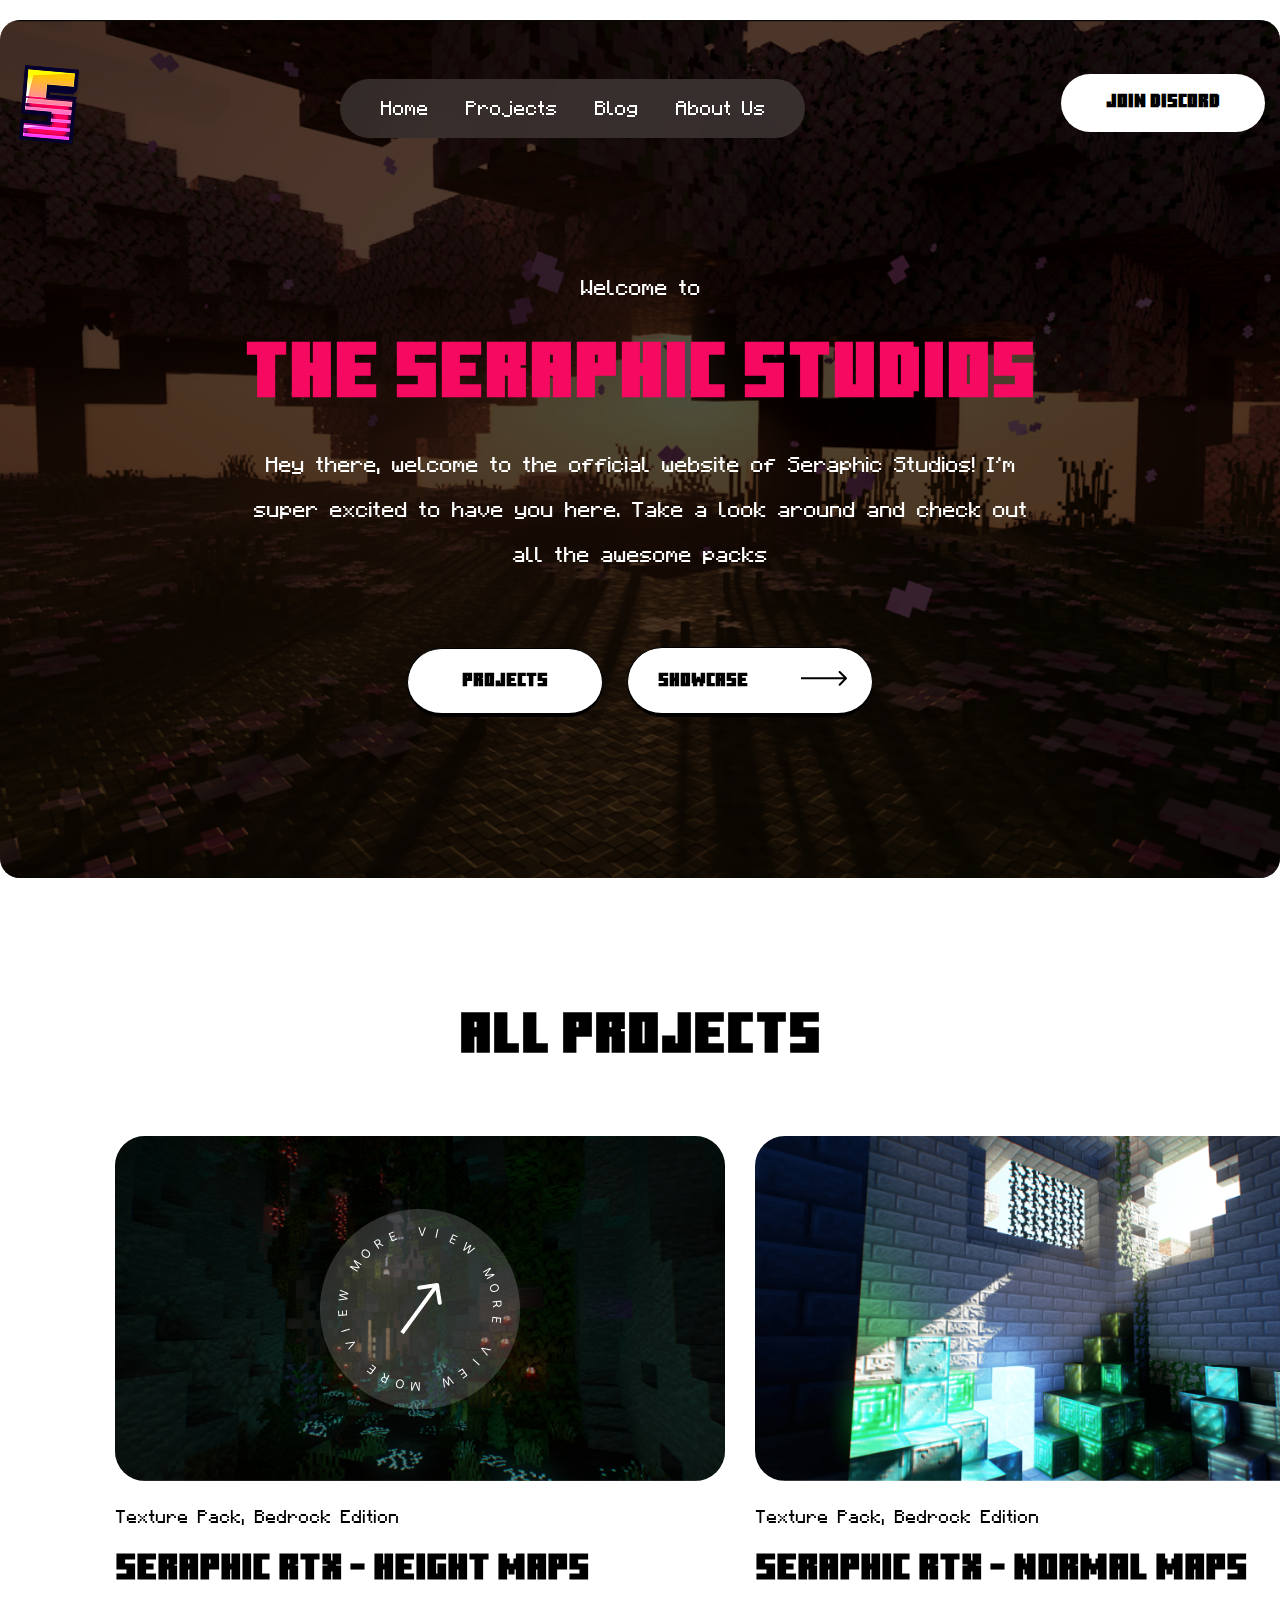
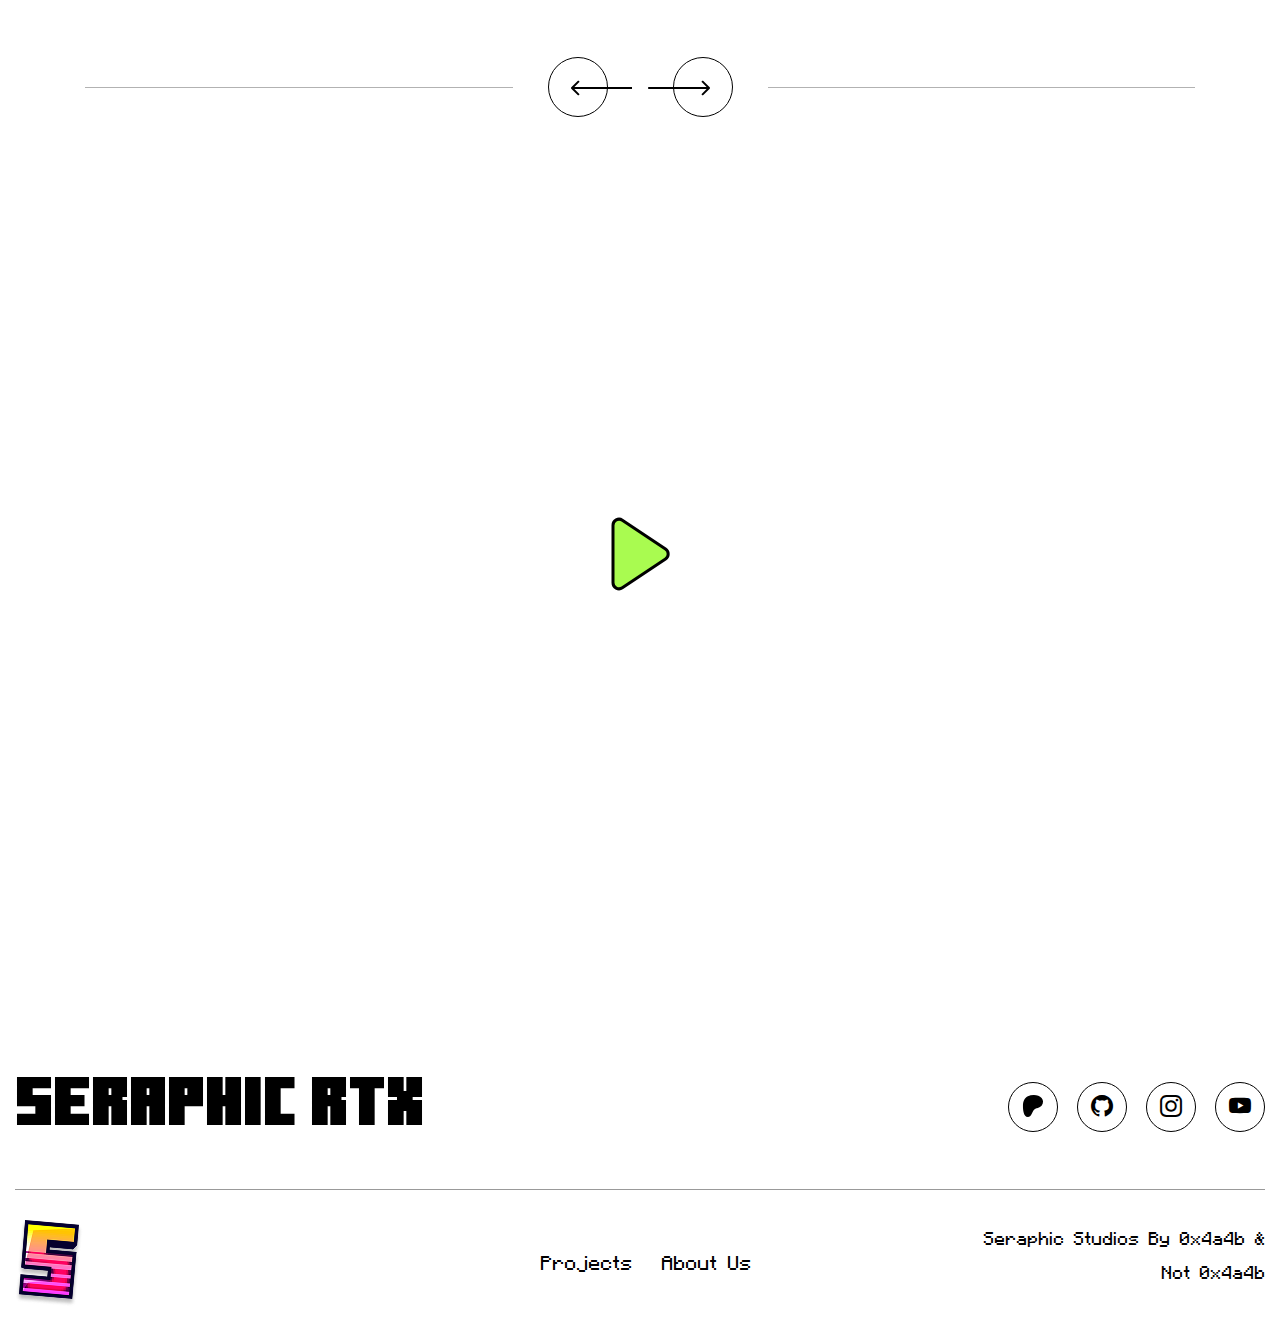
<file: index.html>
<!DOCTYPE html>
<html class="no-js" lang="en">
  <head>
    <meta charset="utf-8" />
    <meta http-equiv="x-ua-compatible" content="ie=edge" />
    <!-- Google tag (gtag.js) -->
    <script
      async
      src="https://www.googletagmanager.com/gtag/js?id=G-1J4NHJKF1D"
    ></script>
	<script type="text/javascript"> adroll_adv_id = "JERIJ4S2NRBX7NZL5PCKBR"; adroll_pix_id = "R2CZYQAV3FBXNCAEUINUH4"; adroll_version = "2.0";  (function(w, d, e, o, a) { w.__adroll_loaded = true; w.adroll = w.adroll || []; w.adroll.f = [ 'setProperties', 'identify', 'track', 'identify_email', 'get_cookie' ]; var roundtripUrl = "https://s.adroll.com/j/" + adroll_adv_id + "/roundtrip.js"; for (a = 0; a < w.adroll.f.length; a++) { w.adroll[w.adroll.f[a]] = w.adroll[w.adroll.f[a]] || (function(n) { return function() { w.adroll.push([ n, arguments ]) } })(w.adroll.f[a]) }  e = d.createElement('script'); o = d.getElementsByTagName('script')[0]; e.async = 1; e.src = roundtripUrl; o.parentNode.insertBefore(e, o); })(window, document); adroll.track("pageView"); </script> 
    <script>
      window.dataLayer = window.dataLayer || [];
      function gtag() {
        dataLayer.push(arguments);
      }
      gtag("js", new Date());

      gtag("config", "G-1J4NHJKF1D");
    </script>

    <title>Seraphic RTX | Home - Minecraft RTX PBR Texture Pack</title>
    <meta
      name="description"
      content="Experience Minecraft like never before with Seraphic RTX, a high-quality RTX PBR texture pack. Immerse yourself in stunning visuals and realistic lighting. Download now!"
    />
    <meta
      name="keywords"
      content="minecraft, rtx, pbr, texture pack, realistic, ray tracing, shaders, 4k, 8k, high resolution, Seraphic RTX, download, best rtx texture pack"
    />
    <meta property="og:site_name" content="Seraphic RTX" />
    <meta property="og:url" content="https://elys-pbr.netlify.app/" />
    <meta property="og:type" content="website" />
    <meta
      property="og:title"
      content="Seraphic RTX - Minecraft RTX PBR Texture Pack"
    />
    <meta
      property="og:description"
      content="Experience Minecraft like never before with Seraphic RTX, a high-quality RTX PBR texture pack. Immerse yourself in stunning visuals and realistic lighting. Download now!"
    />
    <meta
      property="og:image"
      content="https://elys-pbr.netlify.app/assets/img/ogg.png"
    />
    <meta
      property="og:image:alt"
      content="Seraphic RTX Texture Pack Screenshot"
    />
    <meta name="twitter:card" content="summary_large_image" />
    <meta
      name="twitter:description"
      content="Experience Minecraft like never before with Seraphic RTX, a high-quality RTX PBR texture pack. Immerse yourself in stunning visuals and realistic lighting. Download now!"
    />

    <meta http-equiv="X-UA-Compatible" content="IE=edge" />
    <meta name="viewport" content="width=device-width, initial-scale=1.0" />
    <meta name="theme-color" content="#913BFF" />
    <meta name="msapplication-navbutton-color" content="#913BFF" />
    <meta name="apple-mobile-web-app-status-bar-style" content="#913BFF" />

    <link
      rel="shortcut icon"
      type="image/x-icon"
      href="assets/img/favicon.png"
    />

    <link rel="stylesheet" href="assets/css/bootstrap.min.css" />
    <link rel="stylesheet" href="assets/css/general-sans.css" />
    <link rel="stylesheet" href="assets/fonts/bootstrap-icons.css" />
    <link rel="stylesheet" href="assets/css/animate.min.css" />
    <link rel="stylesheet" href="assets/css/slick.css" />
    <link rel="stylesheet" href="assets/css/magnific-popup.css" />
    <link rel="stylesheet" href="assets/css/aos.css" />
    <link rel="stylesheet" href="assets/css/spacing.css" />
    <link rel="stylesheet" href="assets/css/main.css" />
  </head>

  <body>
    <div class="main-page-wrapper">
      <!-- preloader start -->
      <div id="preloader">
        <div id="ctn-preloader" class="ctn-preloader">
          <div class="icon">
            <img src="assets/img/favicon.png" alt="" class="m-auto d-block" />
          </div>
        </div>
      </div>
      <!-- preloader end  -->

      <!-- header-area start -->
      <header class="theme-main-menu theme-menu-two">
        <div class="main-header-area pt-25 pb-15">
          <div class="container-fluid">
            <div class="row align-items-center justify-content-between">
              <div class="col-md-auto col-6">
                <div class="logo-area">
                  <a href="index.html"
                    ><img
                      src="assets/img/logo/header-logo.png"
                      alt="Header-logo"
                  /></a>
                </div>
              </div>
              <div
                class="col-md-auto d-lg-inline-flex align-items-center justify-content-center d-none"
              >
                <div class="main-menu">
                  <nav id="mobile-menu">
                    <ul class="menu-list">
                      <li>
                        <a href="index.html">Home</a>
                      </li>
                      <li>
                        <a href="projects.html">Projects</a>
                      </li>
                      <li>
                        <a href="blog.html">Blog</a>
                      </li>
                      <li>
                        <a href="about.html">About Us</a>
                      </li>
                    </ul>
                  </nav>
                </div>
              </div>
              <div class="col-md-auto col-6">
                <div
                  class="right-nav d-flex align-items-center justify-content-end"
                >
                  <div class="quote-btn d-lg-inline-block d-none">
                    <a
                      href="https://discord.gg/rpeQuq88Vr"
                      class="ht-btn bs-style"
                      >Join Discord</a
                    >
                  </div>
                  <div class="hamburger-menu d-lg-none d-inline-flex">
                    <div class="open-sidebar">
                      <div class="bar-wrap">
                        <div class="bar-1"></div>
                        <div class="bar-2"></div>
                        <div class="bar-3"></div>
                      </div>
                    </div>
                  </div>
                </div>
              </div>
            </div>
          </div>
        </div>
        <!-- /.theme-main-menu -->
      </header>
      <!-- header-area end -->

      <!-- slide-bar start -->
      <div class="ht-menu-wrapper">
        <div class="ht-menu-area">
          <button class="ht-menu-toggle"><i class="bi bi-x-lg"></i></button>
          <div class="mobile-logo">
            <a href="index.html">
              <img src="assets/img/logo/header-logo.png" alt="logo" />
            </a>
          </div>
          <div class="mobile-menu-wrapper d-lg-none d-inline-block">
            <div class="mobile-menu"></div>
          </div>
        </div>
      </div>
      <!-- side-bar end -->

      <main>
        <!-- theme-banner-two start -->
        <section class="theme-banner-two">
          <div
            class="ht-carousel-2"
            data-slide-show="1"
            data-xl-slide-show="1"
            data-ml-slide-show="1"
            data-lg-slide-show="1"
            data-md-slide-show="1"
            data-sm-slide-show="1"
            data-fade="false"
            data-dots="false"
          >
            <div class="ht-slider-item">
              <div
                class="ht-slider-wrapper"
                data-background="assets/img/bgs/bg2.png"
              >
                <div class="container">
                  <div class="row">
                    <div class="col-12 text-center">
						<p style="margin-bottom: 30px;">
							Welcome to
						  </p>
                      <h1 class="main-title" style="color: #F60960ff !important;">The Seraphic Studios</h1>
                      <p>
                        Hey there, welcome to the official website of Seraphic Studios! 
						I'm super excited to have you here. Take a look
                        around and check out all the awesome packs
                      </p>
                      <div
                        class="d-md-flex align-items-center justify-content-center"
                      >
                        <div class="hero-btn-1 me-md-4 mb-md-0 mb-4">
                          <a href="projects.html" class="ht-btn style-3 bstyle"
                            >Projects</a
                          >
                        </div>
                        <div class="hero-btn-2">
                          <a
                            href="https://youtu.be/BiDp8wDHqNs?si=8XAZsRAiKdRAWOMb"
                            class="ht-btn style-3 bstyle2"
                            >Showcase
                            <span class="arrow-icon"
                              ><img
                                src="assets/img/icon/arrow-3.svg"
                                alt="" /></span
                          ></a>
                        </div>
                      </div>
                    </div>
                  </div>
                </div>
                <!-- .container -->
              </div>
            </div>
          </div>

          <!-- theme-banner-trigger start -->
          <!-- <div class="theme-banner-trigger d-none d-xl-inline-block">
					<img class="arrow-icon" src="assets/img/icon/arrow-17.svg" alt="icon">
					<a class="sticker-2" href="#"><img src="assets/img/hero/sticker-2.png" alt="sticker"></a>
				</div> -->
          <!-- theme-banner-trigger end -->
        </section>
        <!-- theme-banner-two end -->
	<div id="container-3d986d7d64a5257b1db723361571ed11"></div>

        <!-- ht-postfolio-section start -->
        <section
          class="ht-portfolio-section case-arrow pt-130 pb-65 pt-lg-60 pb-lg-60"
        >
          <div class="container position-relative z-3">
            <div class="title-one text-center mb-65">
              <h2 class="title">All Projects</h2>
            </div>
          </div>
          <div class="project-slider-container">
            <div
              id="nav-arrow-1"
              class="row ht-carousel slider-wrapper mb-25"
              data-slide-show="3"
              data-ml-slide-show="2"
              data-lg-slide-show="2"
              data-md-slide-show="2"
              data-sm-slide-show="1"
            >
              <div class="items">
                <div class="portfolio-wrap-2">
                  <div class="portfolio-thumb">
                    <img
                      class="portfolio-img"
                      src="assets/img/bgs/elyspbr-down-bg-min.jpg"
                      alt="case"
                    />
                    <a href="seraphic-rtx.html" class="icon-link"
                      ><img src="assets/img/icon/icon-19.png" alt="case"
                    /></a>
                  </div>
                  <div class="content">
                    <div class="pf-tag">
                      <a href="seraphic-rtx.html">Texture Pack,</a>
                      <a href="seraphic-rtx.html">Bedrock Edition</a>
                    </div>
                    <h3 class="pf-title">
                      <a href="seraphic-rtx.html">Seraphic RTX - Height Maps</a>
                    </h3>
                  </div>
                </div>
              </div>

              <div class="items">
                <div class="portfolio-wrap-2">
                  <div class="portfolio-thumb">
                    <img
                      class="portfolio-img"
                      src="assets/img/bgs/elyspbr-normals-down-bg-min.jpg"
                      alt="case"
                    />
                    <a href="seraphic-rtx-normals.html" class="icon-link"
                      ><img src="assets/img/icon/icon-19.png" alt="case"
                    /></a>
                  </div>
                  <div class="content">
                    <div class="pf-tag">
                      <a href="seraphic-rtx-normals.html">Texture Pack,</a>
                      <a href="seraphic-rtx-normals.html">Bedrock Edition</a>
                    </div>
                    <h3 class="pf-title">
                      <a href="seraphic-rtx-normals.html"
                        >Seraphic RTX - Normal Maps</a
                      >
                    </h3>
                  </div>
                </div>
              </div>

              <div class="items">
                <div class="portfolio-wrap-2">
                  <div class="portfolio-thumb">
                    <img
                      class="portfolio-img"
                      src="assets/img/bgs/elyspbr-java-down-bg.jpg"
                      alt="case"
                    />
                    <a href="seraphic-rtx-java.html" class="icon-link"
                      ><img src="assets/img/icon/icon-19.png" alt="case"
                    /></a>
                  </div>
                  <div class="content">
                    <div class="pf-tag">
                      <a href="seraphic-rtx-java.html">Texture Pack,</a>
                      <a href="seraphic-rtx-java.html">Java Edition</a>
                    </div>
                    <h3 class="pf-title">
                      <a href="seraphic-rtx-java.html">Seraphic RTX Java</a>
                    </h3>
                  </div>
                </div>
              </div>
              <div class="items">
                <div class="portfolio-wrap-2">
                  <div class="portfolio-thumb">
                    <img
                      class="portfolio-img"
                      src="assets/img/bgs/elyspbr-ores-down-bg.jpg"
                      alt="case"
                    />
                    <a href="seraphic-rtx-glowing-ores.html" class="icon-link"
                      ><img src="assets/img/icon/icon-19.png" alt="case"
                    /></a>
                  </div>
                  <div class="content">
                    <div class="pf-tag">
                      <a href="seraphic-rtx-glowing-ores.html">Texture Pack,</a>
                      <a href="seraphic-rtx-glowing-ores.html"
                        >Bedrock Edition</a
                      >
                    </div>
                    <h3 class="pf-title">
                      <a href="seraphic-rtx-glowing-ores.html"
                        >Seraphic RTX Glowing Ores</a
                      >
                    </h3>
                  </div>
                </div>
              </div>
              <div class="items">
                <div class="portfolio-wrap-2">
                  <div class="portfolio-thumb">
                    <img
                      class="portfolio-img"
                      src="assets/img/bgs/elyspbr-c-down-bg.jpg"
                      alt="case"
                    />
                    <a href="seraphic-rtx-glowing-coral.html" class="icon-link"
                      ><img src="assets/img/icon/icon-19.png" alt="case"
                    /></a>
                  </div>
                  <div class="content">
                    <div class="pf-tag">
                      <a href="seraphic-rtx-glowing-coral.html"
                        >Texture Pack,</a
                      >
                      <a href="seraphic-rtx-glowing-coral.html"
                        >Bedrock Edition</a
                      >
                    </div>
                    <h3 class="pf-title">
                      <a href="seraphic-rtx-glowing-coral.html"
                        >Seraphic RTX Glowing Coral</a
                      >
                    </h3>
                  </div>
                </div>
              </div>
              <div class="items">
                <div class="portfolio-wrap-2">
                  <div class="portfolio-thumb">
                    <img
                      class="portfolio-img"
                      src="assets/img/bgs/elyspbr-clearglass-down-bg.jpg"
                      alt="case"
                    />
                    <a href="seraphic-rtx-clear-glass.html" class="icon-link"
                      ><img src="assets/img/icon/icon-19.png" alt="case"
                    /></a>
                  </div>
                  <div class="content">
                    <div class="pf-tag">
                      <a href="seraphic-rtx-clear-glass.html">Texture Pack,</a>
                      <a href="seraphic-rtx-clear-glass.html"
                        >Bedrock Edition</a
                      >
                    </div>
                    <h3 class="pf-title">
                      <a href="seraphic-rtx-clear-glass.html"
                        >Seraphic RTX Clear Glass</a
                      >
                    </h3>
                  </div>
                </div>
              </div>
            </div>
          </div>
          <div class="container-fluid">
            <div class="row">
              <div class="arrow-border-wrapper text-center mt-10">
                <div class="bg-line"></div>
                <div
                  class="arrow-style-1 d-inline-flex align-items-center text-center justify-content-between"
                >
                  <button data-slick-prev="#nav-arrow-1" class="slick-prev">
                    <img src="assets/img/icon/arrow-11.svg" alt="arrow" />
                  </button>
                  <button data-slick-next="#nav-arrow-1" class="slick-next">
                    <img src="assets/img/icon/arrow-12.svg" alt="arrow" />
                  </button>
                </div>
              </div>
            </div>
          </div>
        </section>
        <!-- ht-portfolio-section end -->

        <!-- ht-video-section start -->
        <div
          class="video-wrap-1"
          data-background="https://img.youtube.com/vi/BiDp8wDHqNs/maxresdefault.jpg"
        >
          <div class="container">
            <div class="row">
              <div class="col-lg-12">
                <a
                  href="https://www.youtube.com/watch?v=BiDp8wDHqNs"
                  class="popup-video"
                >
                  <img src="assets/img/icon/icon-20.svg" alt="" />
                </a>
              </div>
            </div>
          </div>
        </div>
        <!-- ht-video-section end -->
      </main>

      <!--footer-area start-->
      <footer class="footer-two pt-140 pt-lg-100">
        <div class="container-fluid">
          <div class="row align-items-center justify-content-center">
            <div class="col-xl-7 text-xl-start text-center">
              <h2 class="newsletter-title mb-45">Seraphic RTX</h2>
            </div>
            <div class="col-xl-5 text-center text-xl-end">
              <div class="social-links2 mb-5">
                <a href="https://www.patreon.com/0x4A4B"
                  ><i class="bi bi-patreon"></i
                ></a>
                <a href="https://github.com/Jiyath5516F"
                  ><i class="bi bi-github"></i
                ></a>
                <a href="https://www.instagram.com/jiyath_khan_/"
                  ><i class="bi bi-instagram"></i
                ></a>
                <a href="https://www.youtube.com/@0x4a4b/videos"
                  ><i class="bi bi-youtube"></i
                ></a>
              </div>
            </div>
          </div>
        </div>
        <div class="container-fluid">
          <div class="copyright-wrap">
            <div class="row align-items-center">
              <div class="col-xl-3 col-lg-3 text-center text-lg-start">
                <div class="footer-logo mt-lg-0 mt-4 mb-lg-0 mb-4">
                  <a href="index.html"
                    ><img src="assets/img/logo/header-logo.png" alt="Logo"
                  /></a>
                </div>
              </div>
              <div class="col-xl-6 col-lg-6 text-center">
                <ul class="footer-menu">
                  <li><a href="projects.html">Projects</a></li>
                  <li><a href="about.html">About Us</a></li>
                </ul>
              </div>
              <div class="col-xl-3 col-lg-3">
                <div
                  class="copyright-text text-lg-end text-center pt-lg-0 pt-4"
                >
                  <p>Seraphic Studios By 0x4a4b & Not 0x4a4b</p>
                </div>
              </div>
            </div>
          </div>
        </div>
      </footer>
      <!--footer-area end-->

      <!--scrollToTopBtn end-->
      <a id="scrollToTopBtn" class="progress-wrap">
        <i class="bi bi-arrow-up"></i>
      </a>
    </div>
    <!--main-page-wrapper end-->

    <!-- JS here -->

    <script src="assets/js/modernizr-3.5.0.min.js"></script>
    <script src="assets/js/jquery-3.5.1.min.js"></script>
    <script src="assets/js/popper.min.js"></script>
    <script src="assets/js/bootstrap.min.js"></script>
    <script src="assets/js/jquery.meanmenu.js"></script>
    <script src="assets/js/slick.min.js"></script>
    <script src="assets/js/imagesloaded.pkgd.min.js"></script>
    <script src="assets/js/isotope.pkgd.min.js"></script>
    <script src="assets/js/jquery.magnific-popup.min.js"></script>
    <script src="assets/js/wow.min.js"></script>
    <script src="assets/js/aos.js"></script>
    <script src="assets/js/jquery.counterup.min.js"></script>
    <script src="assets/js/jquery.waypoints.min.js"></script>
    <script src="assets/js/jquery.easypiechart.min.js"></script>
    <script src="assets/js/jquery-ui.js"></script>
    <script src="assets/js/main.js"></script>
    <script async="async" data-cfasync="false" src="//pl26642010.profitableratecpm.com/3d986d7d64a5257b1db723361571ed11/invoke.js"></script>

  </body>
</html>
</file>
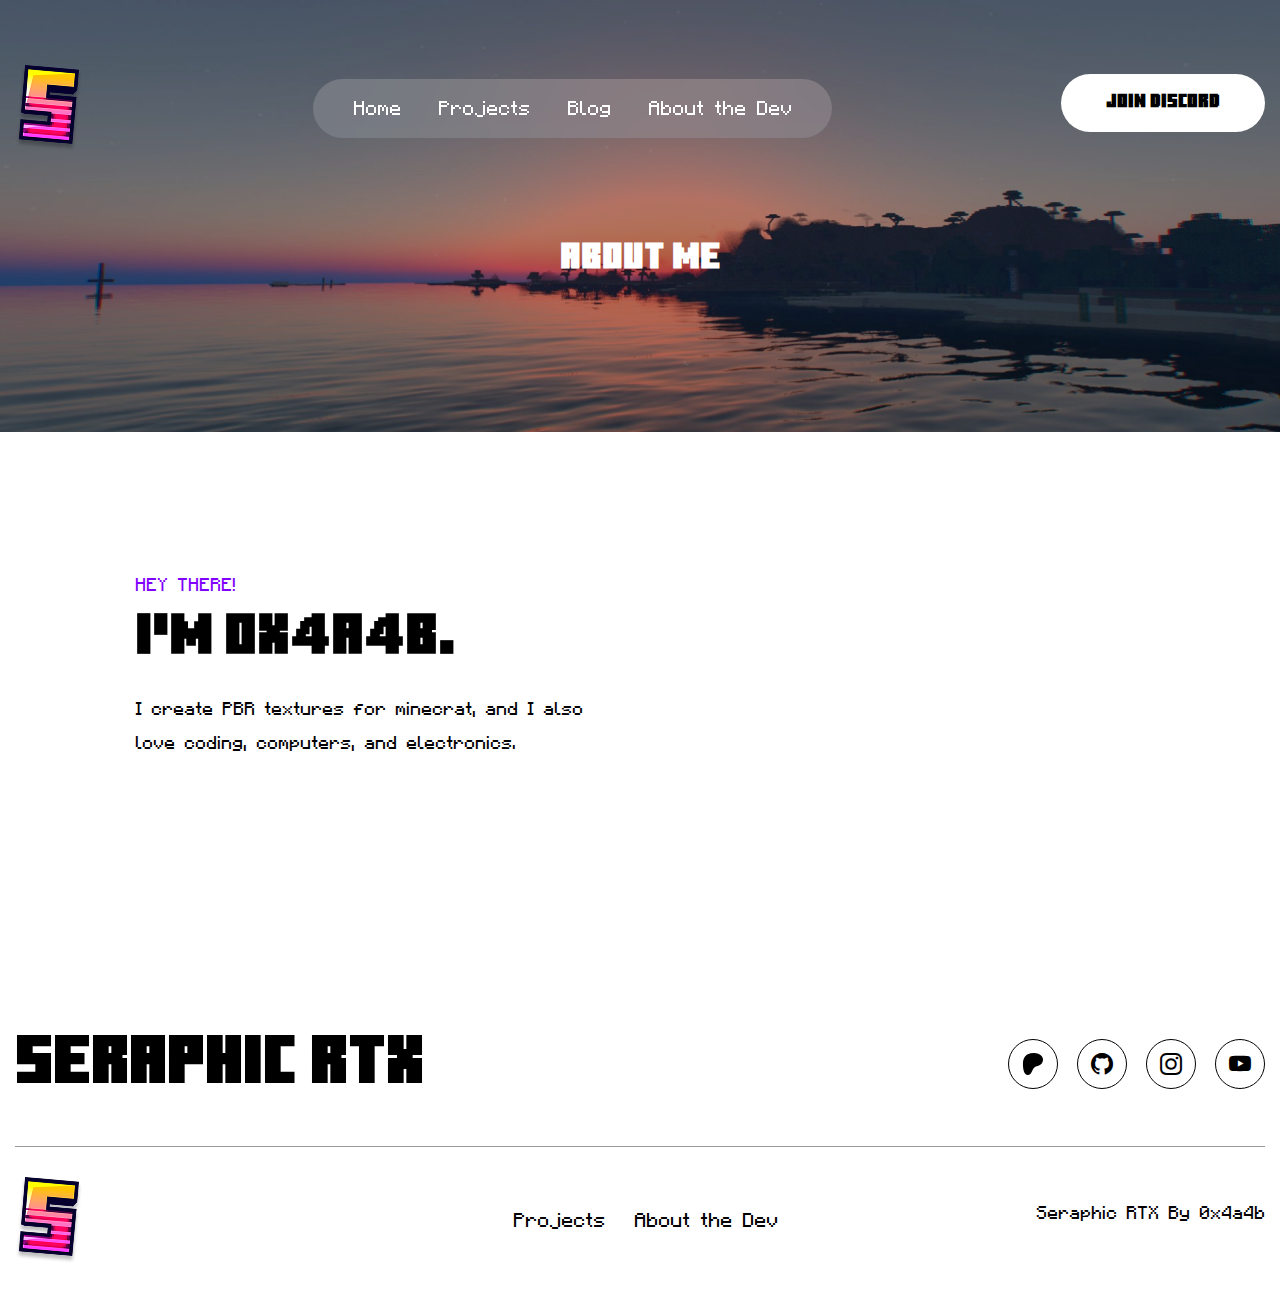
<file: about.html>
<!DOCTYPE html>
<html class="no-js" lang="en, ar">

<head>
    <meta charset="utf-8" />
    <meta http-equiv="x-ua-compatible" content="ie=edge" />
  
    <title>Seraphic RTX | About The Dev - Minecraft RTX PBR Texture Pack</title>  <meta name="description" content="Experience Minecraft like never before with Seraphic RTX, a high-quality RTX PBR texture pack. Immerse yourself in stunning visuals and realistic lighting. Download now!"> <meta name="keywords" content="minecraft, rtx, pbr, texture pack, realistic, ray tracing, shaders, 4k, 8k, high resolution, Seraphic RTX, download, best rtx texture pack"> <meta property="og:site_name" content="Seraphic RTX"> <meta property="og:url" content="https://elys-pbr.netlify.app/"> <meta property="og:type" content="website">
    <meta property="og:title" content="Seraphic RTX - Minecraft RTX PBR Texture Pack"> <meta property="og:description" content="Experience Minecraft like never before with Seraphic RTX, a high-quality RTX PBR texture pack. Immerse yourself in stunning visuals and realistic lighting. Download now!"> <meta property="og:image" content="https://elys-pbr.netlify.app/assets/img/ogg.png"> <meta property="og:image:alt" content="Seraphic RTX Texture Pack Screenshot"> <meta name="twitter:card" content="summary_large_image">
    <meta name="twitter:description" content="Experience Minecraft like never before with Seraphic RTX, a high-quality RTX PBR texture pack. Immerse yourself in stunning visuals and realistic lighting. Download now!">
  
    <meta http-equiv="X-UA-Compatible" content="IE=edge">
    <meta name="viewport" content="width=device-width, initial-scale=1.0">
    <meta name="theme-color" content="#913BFF">
    <meta name="msapplication-navbutton-color" content="#913BFF">
    <meta name="apple-mobile-web-app-status-bar-style" content="#913BFF">
  
    <link rel="shortcut icon" type="image/x-icon" href="assets/img/favicon.png" />
  
    <link rel="stylesheet" href="assets/css/bootstrap.min.css" />
    <link rel="stylesheet" href="assets/css/general-sans.css" />
    <link rel="stylesheet" href="assets/fonts/bootstrap-icons.css" />
    <link rel="stylesheet" href="assets/css/animate.min.css" />
    <link rel="stylesheet" href="assets/css/slick.css" />
    <link rel="stylesheet" href="assets/css/magnific-popup.css" />
    <link rel="stylesheet" href="assets/css/aos.css" />
    <link rel="stylesheet" href="assets/css/spacing.css" />
    <link rel="stylesheet" href="assets/css/main.css" />
  </head>

<body>
	<div class="main-page-wrapper">
		<!--[if lte IE 9]> <p class="browserupgrade"> You are using an <strong>outdated</strong> browser. Please <a href="https://browsehappy.com/">upgrade your browser</a> to improve your experience and security. </p> <![endif]-->

		<!-- Add your site or application content here -->


		<!-- preloader start -->
		<div id="preloader">
			<div id="ctn-preloader" class="ctn-preloader">
				<div class="icon"><img src="assets/img/favicon.png" alt="" class="m-auto d-block">
				</div>
			</div>
		</div>
		<!-- preloader end  -->
		<!-- shopping-cart-bar end -->

		<!-- header-area start -->
		<header class="theme-main-menu theme-menu-two">
			<div class="main-header-area pt-25 pb-15">
				<div class="container-fluid">
					<div class="row align-items-center justify-content-between">
						<div class="col-md-auto col-6">
							<div class="logo-area">
								<a href="index.html"><img src="assets/img/logo/header-logo.png" alt="Header-logo"></a>
							</div>
						</div>
						<div class="col-md-auto d-lg-inline-flex align-items-center justify-content-center d-none">
							<div class="main-menu">
								<nav id="mobile-menu">
									<ul class="menu-list">
										<li>
											<a href="index.html">Home</a>
										</li>
										<li>
											<a href="projects.html">Projects</a>
										</li>
										<li>
											<a href="blog.html">Blog</a>
										</li>
										<li>
											<a href="about.html">About the Dev</a>
										</li>
									</ul>
								</nav>
							</div>
						</div>
						<div class="col-md-auto col-6">
							<div class="right-nav d-flex align-items-center justify-content-end">
								<div class="cart-menu d-none">
									<a class="shopping-cart me-1" href="#">
										<i class="bi bi-bag"></i>
										<span class="badge">0</span>
									</a>
								</div>
								<div class="quote-btn d-lg-inline-block d-none">
									<a href="https://discord.gg/rpeQuq88Vr" class="ht-btn bs-style">Join Discord</a>
								</div>
								<div class="hamburger-menu d-lg-none d-inline-flex">
									<div class="open-sidebar">
										<div class="bar-wrap">
											<div class="bar-1"></div>
											<div class="bar-2"></div>
											<div class="bar-3"></div>
										</div>
									</div>
								</div>
							</div>
						</div>
					</div>
				</div>
			</div>
			<!-- /.theme-main-menu -->
		</header>
		<!-- header-area end -->

		<!-- slide-bar start -->
		<div class="ht-menu-wrapper">
			<div class="ht-menu-area">
				<button class="ht-menu-toggle"><i class="bi bi-x-lg"></i></button>
				<div class="mobile-logo">
					<a href="index.html">
						<img src="assets/img/logo/header-logo.png" alt="logo">
					</a>
				</div>
				<div class="mobile-menu-wrapper d-lg-none d-inline-block">
					<div class="mobile-menu"></div>
				</div>
				

			</div>
		</div>
		<!-- side-bar end -->


		<main>

			<!-- page-title-area start -->
			<div class="page-title-area">
				<div class="breadcrumb-wrapper" data-background="assets/img/bgs/elys_pbr_s2.jpg">
					<div class="container">
						<div class="breadcrumb-content text-center">
							<h2 style="color: white;" class="title">About Me</h2>
						</div>
					</div>
				</div>
			</div>
			<!-- page-title-area end -->


			<!-- text-wrapper-section start -->
			<section class="text-wrapper-section pt-140 pb-85 pt-lg-100 pb-lg-15">
				<div class="container">
					<div class="row align-items-center">
						<div class="col-xl-6 col-lg-6">
							<div class="text-wrapper-one mb-45">
								<div class="title-one mb-4">
									<h5 class="sub-title">Hey there!</h5>
									<h2 class="title">I'm 0x4a4b.</h2>
									<p> I create PBR textures for minecrat, and I also love coding, computers, and electronics.</p>
								</div>
							</div>
						</div>
						<!-- <div class="col-xl-6 col-lg-6">
							<div class="img-wrapper-six position-relative mb-45">
								<img class="main-img img-fluid" src="assets/img/bgs/dev.jpg" alt="About">
								<img class="thumb img-fluid" src="assets/img/shape/shape-24.png" alt="About">
								<div class="counter-wrap-2 position-absolute">
									<h3 class="number">🇵🇸</h3>
									<p class="counter-title">Palestine will be free!</p>
								</div>
							</div>
						</div> -->
					</div>
				</div>
			</section>
			<!-- text-wrapper-section end -->
		</main>


		<!--footer-area start-->
		<footer class="footer-two pt-140 pt-lg-100">
			<div class="container-fluid">
				<div class="row align-items-center justify-content-center">
					<div class="col-xl-7 text-xl-start text-center">
						<h2 class="newsletter-title mb-45">Seraphic RTX</h2>
					</div>
					<div class="col-xl-5 text-center text-xl-end">
						<div class="social-links2 mb-5">
							<a href="https://www.patreon.com/0x4A4B"><i class="bi bi-patreon"></i></a>
							<a href="https://github.com/Jiyath5516F"><i class="bi bi-github"></i></a>
							<a href="https://www.instagram.com/jiyath_khan_/"><i class="bi bi-instagram"></i></a>
							<a href="https://www.youtube.com/@0x4a4b/videos"><i class="bi bi-youtube"></i></a>
						</div>
					</div>
				</div>
			</div>
			<div class="container-fluid">
				<div class="copyright-wrap">
					<div class="row align-items-center">
						<div class="col-xl-3 col-lg-3 text-center text-lg-start">
							<div class="footer-logo mt-lg-0 mt-4 mb-lg-0 mb-4">
								<a href="index.html"><img src="assets/img/logo/header-logo.png" alt="Logo"></a>
							</div>
						</div>
						<div class="col-xl-6 col-lg-6 text-center">
							<ul class="footer-menu">
								<li><a href="projects.html">Projects</a></li>
								<li><a href="about.html">About the Dev</a></li>
							</ul>
						</div>
						<div class="col-xl-3 col-lg-3">
							<div class="copyright-text text-lg-end text-center pt-lg-0 pt-4">
								<p>Seraphic RTX By 0x4a4b</p>
							</div>
						</div>
					</div>
				</div>
			</div>
		</footer>
		<!--footer-area end-->

		<!--scrollToTopBtn end-->
		<a id="scrollToTopBtn" class="progress-wrap">
			<i class="bi bi-arrow-up"></i>
		</a>


	</div>
	<!--main-page-wrapper end-->


	<!-- JS here -->

	<script src="assets/js/modernizr-3.5.0.min.js"></script>
	<script src="assets/js/jquery-3.5.1.min.js"></script>
	<script src="assets/js/popper.min.js"></script>
	<script src="assets/js/bootstrap.min.js"></script>
	<script src="assets/js/jquery.meanmenu.js"></script>
	<script src="assets/js/slick.min.js"></script>
	<script src="assets/js/imagesloaded.pkgd.min.js"></script>
	<script src="assets/js/isotope.pkgd.min.js"></script>
	<script src="assets/js/jquery.magnific-popup.min.js"></script>
	<script src="assets/js/wow.min.js"></script>
	<script src="assets/js/aos.js"></script>
	<script src="assets/js/jquery.counterup.min.js"></script>
	<script src="assets/js/jquery.waypoints.min.js"></script>
	<script src="assets/js/jquery.easypiechart.min.js"></script>
	<script src="assets/js/jquery-ui.js"></script>

	<!--Custom JS here -->
	<script src="assets/js/main.js"></script>


</body>

</html>
</file>
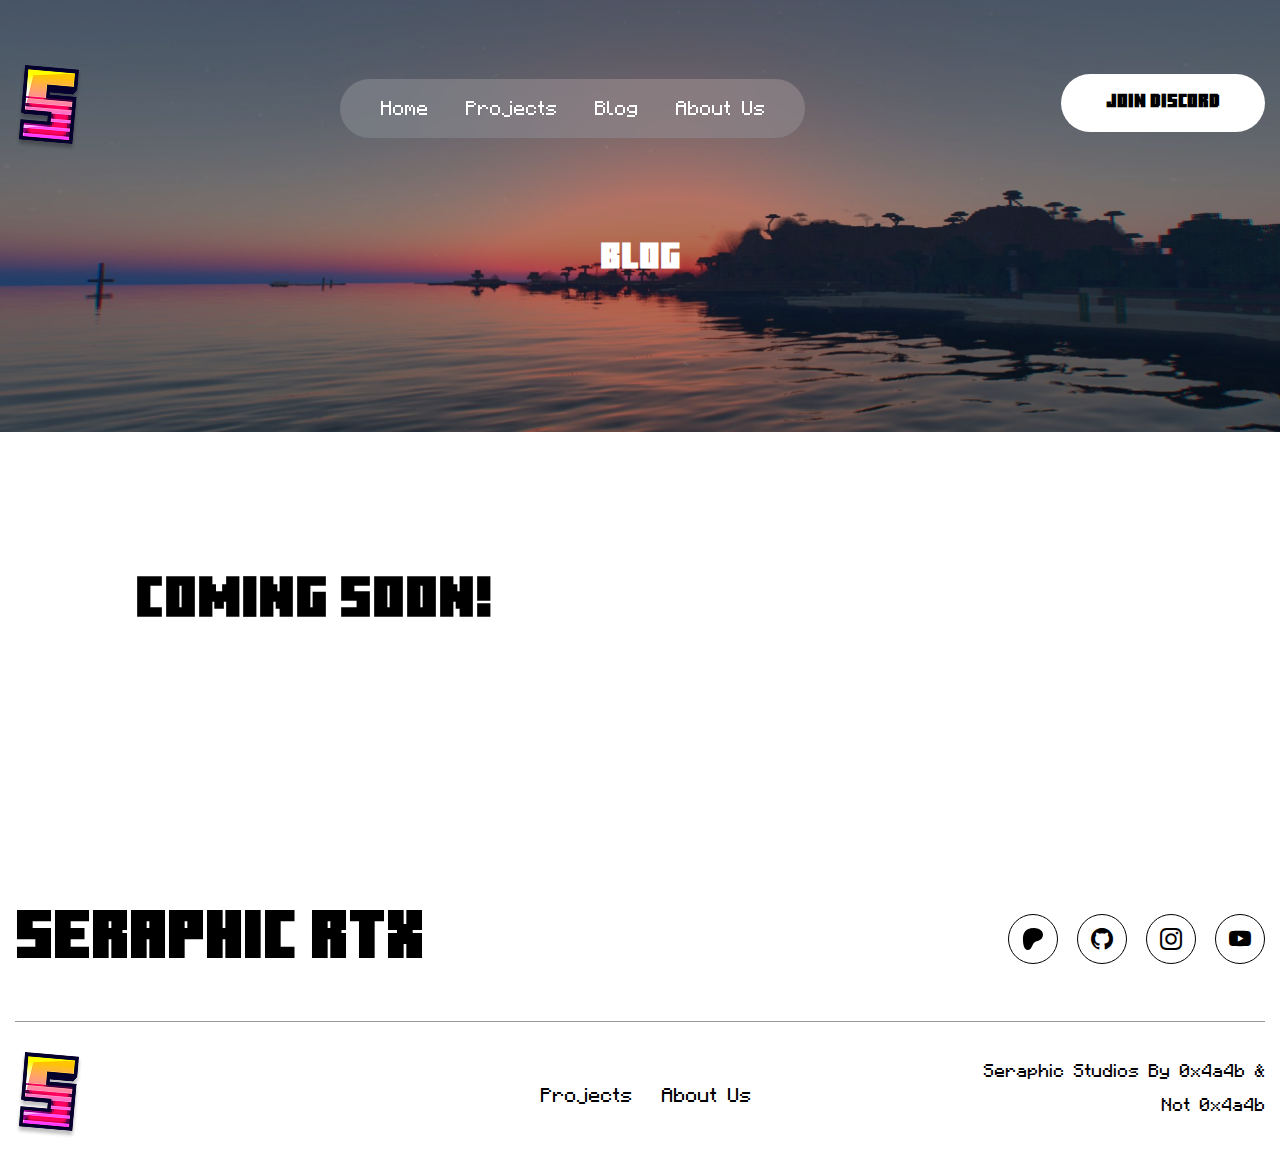
<file: blog.html>
<!DOCTYPE html>
<html class="no-js" lang="en, ar">

<head>
    <meta charset="utf-8" />
    <meta http-equiv="x-ua-compatible" content="ie=edge" />
  
    <title>Seraphic RTX | About Us - Minecraft RTX PBR Texture Pack</title>  <meta name="description" content="Experience Minecraft like never before with Seraphic RTX, a high-quality RTX PBR texture pack. Immerse yourself in stunning visuals and realistic lighting. Download now!"> <meta name="keywords" content="minecraft, rtx, pbr, texture pack, realistic, ray tracing, shaders, 4k, 8k, high resolution, Seraphic RTX, download, best rtx texture pack"> <meta property="og:site_name" content="Seraphic RTX"> <meta property="og:url" content="https://elys-pbr.netlify.app/"> <meta property="og:type" content="website">
    <meta property="og:title" content="Seraphic RTX - Minecraft RTX PBR Texture Pack"> <meta property="og:description" content="Experience Minecraft like never before with Seraphic RTX, a high-quality RTX PBR texture pack. Immerse yourself in stunning visuals and realistic lighting. Download now!"> <meta property="og:image" content="https://elys-pbr.netlify.app/assets/img/ogg.png"> <meta property="og:image:alt" content="Seraphic RTX Texture Pack Screenshot"> <meta name="twitter:card" content="summary_large_image">
    <meta name="twitter:description" content="Experience Minecraft like never before with Seraphic RTX, a high-quality RTX PBR texture pack. Immerse yourself in stunning visuals and realistic lighting. Download now!">
  
    <meta http-equiv="X-UA-Compatible" content="IE=edge">
    <meta name="viewport" content="width=device-width, initial-scale=1.0">
    <meta name="theme-color" content="#913BFF">
    <meta name="msapplication-navbutton-color" content="#913BFF">
    <meta name="apple-mobile-web-app-status-bar-style" content="#913BFF">
  
    <link rel="shortcut icon" type="image/x-icon" href="assets/img/favicon.png" />
  
    <link rel="stylesheet" href="assets/css/bootstrap.min.css" />
    <link rel="stylesheet" href="assets/css/general-sans.css" />
    <link rel="stylesheet" href="assets/fonts/bootstrap-icons.css" />
    <link rel="stylesheet" href="assets/css/animate.min.css" />
    <link rel="stylesheet" href="assets/css/slick.css" />
    <link rel="stylesheet" href="assets/css/magnific-popup.css" />
    <link rel="stylesheet" href="assets/css/aos.css" />
    <link rel="stylesheet" href="assets/css/spacing.css" />
    <link rel="stylesheet" href="assets/css/main.css" />
  </head>

<body>
	<div class="main-page-wrapper">
		<!--[if lte IE 9]> <p class="browserupgrade"> You are using an <strong>outdated</strong> browser. Please <a href="https://browsehappy.com/">upgrade your browser</a> to improve your experience and security. </p> <![endif]-->

		<!-- Add your site or application content here -->


		<!-- preloader start -->
		<div id="preloader">
			<div id="ctn-preloader" class="ctn-preloader">
				<div class="icon"><img src="assets/img/favicon.png" alt="" class="m-auto d-block">
				</div>
			</div>
		</div>
		<!-- preloader end  -->
		<!-- shopping-cart-bar end -->

		<!-- header-area start -->
		<header class="theme-main-menu theme-menu-two">
			<div class="main-header-area pt-25 pb-15">
				<div class="container-fluid">
					<div class="row align-items-center justify-content-between">
						<div class="col-md-auto col-6">
							<div class="logo-area">
								<a href="index.html"><img src="assets/img/logo/header-logo.png" alt="Header-logo"></a>
							</div>
						</div>
						<div class="col-md-auto d-lg-inline-flex align-items-center justify-content-center d-none">
							<div class="main-menu">
								<nav id="mobile-menu">
									<ul class="menu-list">
										<li>
											<a href="index.html">Home</a>
										</li>
										<li>
											<a href="projects.html">Projects</a>
										</li>
										<li>
											<a href="blog.html">Blog</a>
										</li>
										<li>
											<a href="about.html">About Us</a>
										</li>
									</ul>
								</nav>
							</div>
						</div>
						<div class="col-md-auto col-6">
							<div class="right-nav d-flex align-items-center justify-content-end">
								<div class="cart-menu d-none">
									<a class="shopping-cart me-1" href="#">
										<i class="bi bi-bag"></i>
										<span class="badge">0</span>
									</a>
								</div>
								<div class="quote-btn d-lg-inline-block d-none">
									<a href="https://discord.gg/rpeQuq88Vr" class="ht-btn bs-style">Join Discord</a>
								</div>
								<div class="hamburger-menu d-lg-none d-inline-flex">
									<div class="open-sidebar">
										<div class="bar-wrap">
											<div class="bar-1"></div>
											<div class="bar-2"></div>
											<div class="bar-3"></div>
										</div>
									</div>
								</div>
							</div>
						</div>
					</div>
				</div>
			</div>
			<!-- /.theme-main-menu -->
		</header>
		<!-- header-area end -->

		<!-- slide-bar start -->
		<div class="ht-menu-wrapper">
			<div class="ht-menu-area">
				<button class="ht-menu-toggle"><i class="bi bi-x-lg"></i></button>
				<div class="mobile-logo">
					<a href="index.html">
						<img src="assets/img/logo/header-logo.png" alt="logo">
					</a>
				</div>
				<div class="mobile-menu-wrapper d-lg-none d-inline-block">
					<div class="mobile-menu"></div>
				</div>
				

			</div>
		</div>
		<!-- side-bar end -->


		<main>

			<!-- page-title-area start -->
			<div class="page-title-area">
				<div class="breadcrumb-wrapper" data-background="assets/img/bgs/elys_pbr_s2.jpg">
					<div class="container">
						<div class="breadcrumb-content text-center">
							<h2 style="color: white;" class="title">Blog</h2>
						</div>
					</div>
				</div>
			</div>
			<!-- page-title-area end -->


			<!-- text-wrapper-section start -->
			<section class="text-wrapper-section pt-140 pb-85 pt-lg-100 pb-lg-15">
				<div class="container">
					<div class="row align-items-center">
						<div class="col-xl-6 col-lg-6">
							<div class="text-wrapper-one mb-45">
								<div class="title-one mb-4">
									<h2 class="title">Coming Soon!</h2>
								</div>
							</div>
						</div>
						<!-- <div class="col-xl-6 col-lg-6">
							<div class="img-wrapper-six position-relative mb-45">
								<img class="main-img img-fluid" src="assets/img/bgs/dev.jpg" alt="About">
								<img class="thumb img-fluid" src="assets/img/shape/shape-24.png" alt="About">
								<div class="counter-wrap-2 position-absolute">
									<h3 class="number">🇵🇸</h3>
									<p class="counter-title">Palestine will be free!</p>
								</div>
							</div>
						</div> -->
					</div>
				</div>
			</section>
			<!-- text-wrapper-section end -->
		</main>


		<!--footer-area start-->
		<footer class="footer-two pt-140 pt-lg-100">
			<div class="container-fluid">
				<div class="row align-items-center justify-content-center">
					<div class="col-xl-7 text-xl-start text-center">
						<h2 class="newsletter-title mb-45">Seraphic RTX</h2>
					</div>
					<div class="col-xl-5 text-center text-xl-end">
						<div class="social-links2 mb-5">
							<a href="https://www.patreon.com/0x4A4B"><i class="bi bi-patreon"></i></a>
							<a href="https://github.com/Jiyath5516F"><i class="bi bi-github"></i></a>
							<a href="https://www.instagram.com/jiyath_khan_/"><i class="bi bi-instagram"></i></a>
							<a href="https://www.youtube.com/@0x4a4b/videos"><i class="bi bi-youtube"></i></a>
						</div>
					</div>
				</div>
			</div>
			<div class="container-fluid">
				<div class="copyright-wrap">
					<div class="row align-items-center">
						<div class="col-xl-3 col-lg-3 text-center text-lg-start">
							<div class="footer-logo mt-lg-0 mt-4 mb-lg-0 mb-4">
								<a href="index.html"><img src="assets/img/logo/header-logo.png" alt="Logo"></a>
							</div>
						</div>
						<div class="col-xl-6 col-lg-6 text-center">
							<ul class="footer-menu">
								<li><a href="projects.html">Projects</a></li>
								<li><a href="about.html">About Us</a></li>
							</ul>
						</div>
						<div class="col-xl-3 col-lg-3">
							<div class="copyright-text text-lg-end text-center pt-lg-0 pt-4">
								<p>Seraphic Studios By 0x4a4b & Not 0x4a4b</p>
							</div>
						</div>
					</div>
				</div>
			</div>
		</footer>
		<!--footer-area end-->

		<!--scrollToTopBtn end-->
		<a id="scrollToTopBtn" class="progress-wrap">
			<i class="bi bi-arrow-up"></i>
		</a>


	</div>
	<!--main-page-wrapper end-->


	<!-- JS here -->

	<script src="assets/js/modernizr-3.5.0.min.js"></script>
	<script src="assets/js/jquery-3.5.1.min.js"></script>
	<script src="assets/js/popper.min.js"></script>
	<script src="assets/js/bootstrap.min.js"></script>
	<script src="assets/js/jquery.meanmenu.js"></script>
	<script src="assets/js/slick.min.js"></script>
	<script src="assets/js/imagesloaded.pkgd.min.js"></script>
	<script src="assets/js/isotope.pkgd.min.js"></script>
	<script src="assets/js/jquery.magnific-popup.min.js"></script>
	<script src="assets/js/wow.min.js"></script>
	<script src="assets/js/aos.js"></script>
	<script src="assets/js/jquery.counterup.min.js"></script>
	<script src="assets/js/jquery.waypoints.min.js"></script>
	<script src="assets/js/jquery.easypiechart.min.js"></script>
	<script src="assets/js/jquery-ui.js"></script>

	<!--Custom JS here -->
	<script src="assets/js/main.js"></script>


</body>

</html>
</file>
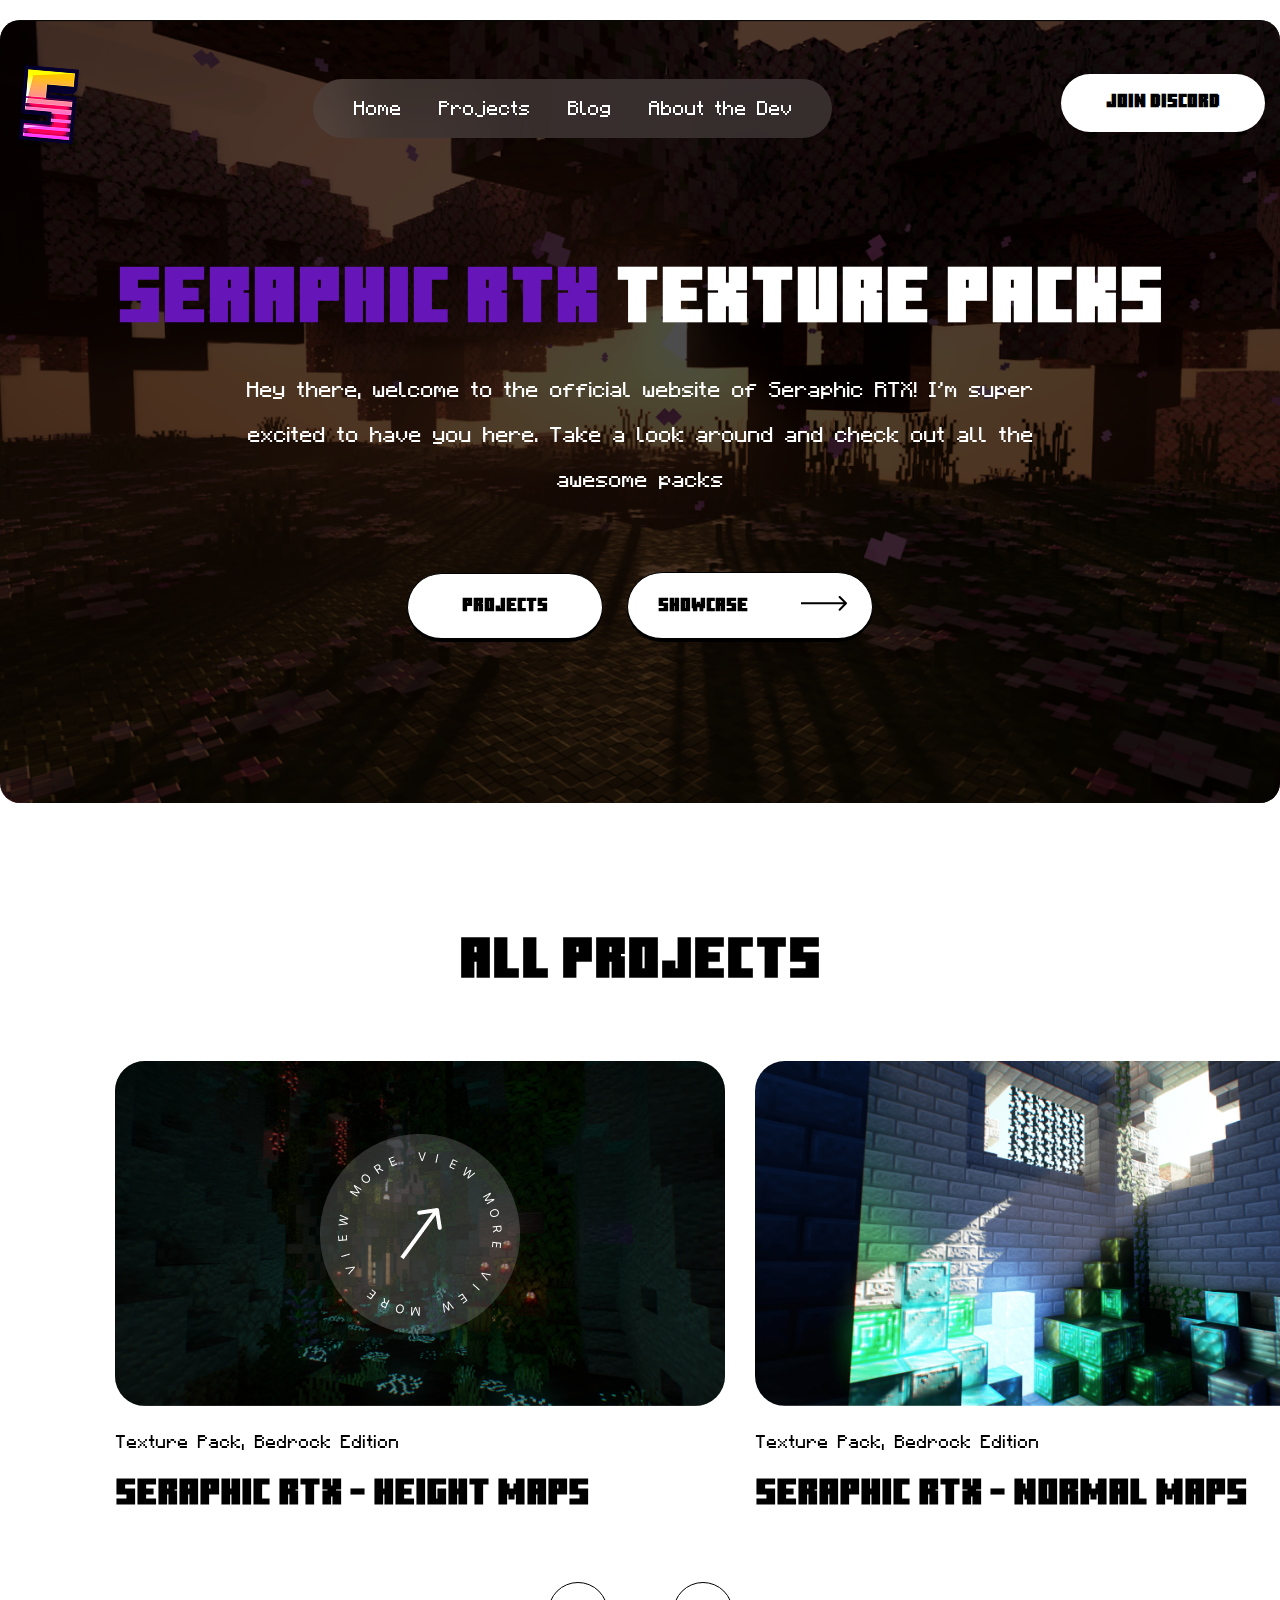
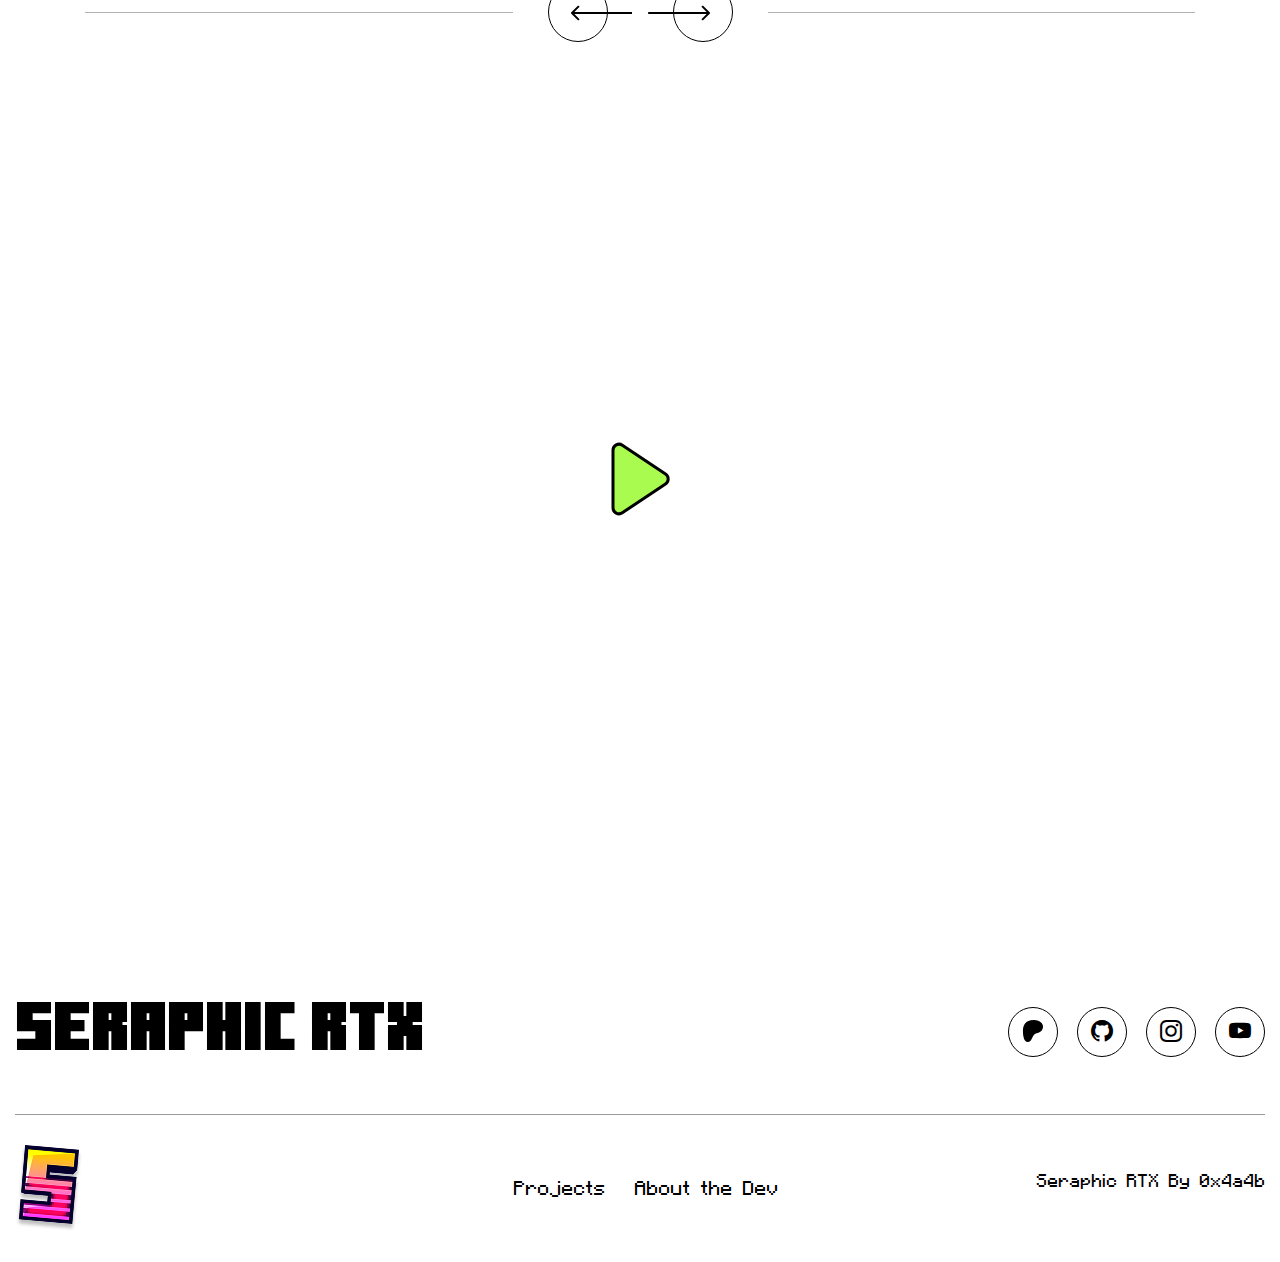
<file: index0.html>
<!DOCTYPE html>
<html class="no-js" lang="en">

<head>
    <meta charset="utf-8" />
    <meta http-equiv="x-ua-compatible" content="ie=edge" />
	<!-- Google tag (gtag.js) -->
<script async src="https://www.googletagmanager.com/gtag/js?id=G-1J4NHJKF1D"></script>
<script>
  window.dataLayer = window.dataLayer || [];
  function gtag(){dataLayer.push(arguments);}
  gtag('js', new Date());

  gtag('config', 'G-1J4NHJKF1D');
</script>

  
    <title>Seraphic RTX | Home - Minecraft RTX PBR Texture Pack</title>  <meta name="description" content="Experience Minecraft like never before with Seraphic RTX, a high-quality RTX PBR texture pack. Immerse yourself in stunning visuals and realistic lighting. Download now!"> <meta name="keywords" content="minecraft, rtx, pbr, texture pack, realistic, ray tracing, shaders, 4k, 8k, high resolution, Seraphic RTX, download, best rtx texture pack"> <meta property="og:site_name" content="Seraphic RTX"> <meta property="og:url" content="https://elys-pbr.netlify.app/"> <meta property="og:type" content="website">
    <meta property="og:title" content="Seraphic RTX - Minecraft RTX PBR Texture Pack"> <meta property="og:description" content="Experience Minecraft like never before with Seraphic RTX, a high-quality RTX PBR texture pack. Immerse yourself in stunning visuals and realistic lighting. Download now!"> <meta property="og:image" content="https://elys-pbr.netlify.app/assets/img/ogg.png"> <meta property="og:image:alt" content="Seraphic RTX Texture Pack Screenshot"> <meta name="twitter:card" content="summary_large_image">
    <meta name="twitter:description" content="Experience Minecraft like never before with Seraphic RTX, a high-quality RTX PBR texture pack. Immerse yourself in stunning visuals and realistic lighting. Download now!">
  
    <meta http-equiv="X-UA-Compatible" content="IE=edge">
    <meta name="viewport" content="width=device-width, initial-scale=1.0">
    <meta name="theme-color" content="#913BFF">
    <meta name="msapplication-navbutton-color" content="#913BFF">
    <meta name="apple-mobile-web-app-status-bar-style" content="#913BFF">
  
    <link rel="shortcut icon" type="image/x-icon" href="assets/img/favicon.png" />
  
    <link rel="stylesheet" href="assets/css/bootstrap.min.css" />
    <link rel="stylesheet" href="assets/css/general-sans.css" />
    <link rel="stylesheet" href="assets/fonts/bootstrap-icons.css" />
    <link rel="stylesheet" href="assets/css/animate.min.css" />
    <link rel="stylesheet" href="assets/css/slick.css" />
    <link rel="stylesheet" href="assets/css/magnific-popup.css" />
    <link rel="stylesheet" href="assets/css/aos.css" />
    <link rel="stylesheet" href="assets/css/spacing.css" />
    <link rel="stylesheet" href="assets/css/main.css" />
    
  </head>

<body>
	<div class="main-page-wrapper">

		<!-- preloader start -->
		<div id="preloader">
			<div id="ctn-preloader" class="ctn-preloader">
				<div class="icon"><img src="assets/img/favicon.png" alt="" class="m-auto d-block">
				</div>
			</div>
		</div>
		<!-- preloader end  -->

		<!-- header-area start -->
		<header class="theme-main-menu theme-menu-two">
			<div class="main-header-area pt-25 pb-15">
				<div class="container-fluid">
					<div class="row align-items-center justify-content-between">
						<div class="col-md-auto col-6">
							<div class="logo-area">
								<a href="index.html"><img src="assets/img/logo/header-logo.png" alt="Header-logo"></a>
							</div>
						</div>
						<div class="col-md-auto d-lg-inline-flex align-items-center justify-content-center d-none">
							<div class="main-menu">
								<nav id="mobile-menu">
									<ul class="menu-list">
										<li>
											<a href="index.html">Home</a>
										</li>
										<li>
											<a href="projects.html">Projects</a>
										</li>
										<li>
											<a href="blog.html">Blog</a>
										</li>
										<li>
											<a href="about.html">About the Dev</a>
										</li>
									</ul>
								</nav>
							</div>
						</div>
						<div class="col-md-auto col-6">
							<div class="right-nav d-flex align-items-center justify-content-end">
								<div class="cart-menu d-none">
									<a class="shopping-cart me-1" href="#">
										<i class="bi bi-bag"></i>
										<span class="badge">0</span>
									</a>
								</div>
								<div class="quote-btn d-lg-inline-block d-none">
									<a href="https://discord.gg/rpeQuq88Vr" class="ht-btn bs-style">Join Discord</a>
								</div>
								<div class="hamburger-menu d-lg-none d-inline-flex">
									<div class="open-sidebar">
										<div class="bar-wrap">
											<div class="bar-1"></div>
											<div class="bar-2"></div>
											<div class="bar-3"></div>
										</div>
									</div>
								</div>
							</div>
						</div>
					</div>
				</div>
			</div>
			<!-- /.theme-main-menu -->
		</header>
		<!-- header-area end -->

		<!-- slide-bar start -->
		<div class="ht-menu-wrapper">
			<div class="ht-menu-area">
				<button class="ht-menu-toggle"><i class="bi bi-x-lg"></i></button>
				<div class="mobile-logo">
					<a href="index.html">
						<img src="assets/img/logo/header-logo.png" alt="logo">
					</a>
				</div>
				<div class="mobile-menu-wrapper d-lg-none d-inline-block">
					<div class="mobile-menu"></div>
				</div>
				

			</div>
		</div>
		<!-- side-bar end -->

		<main>
			<!-- theme-banner-two start -->
			<section class="theme-banner-two">
				<div class="ht-carousel-2" data-slide-show="1" data-xl-slide-show="1" data-ml-slide-show="1"
					data-lg-slide-show="1" data-md-slide-show="1" data-sm-slide-show="1" data-fade="false"
					data-dots="false">
					<div class="ht-slider-item">
						<div class="ht-slider-wrapper" data-background="assets/img/bgs/bg2.png">
							<div class="container">
								<div class="row">
									<div class="col-12 text-center">
										<h1 class="main-title"><span class="highlight-text">Seraphic RTX</span> Texture Packs</h1>
										<p>Hey there, welcome to the official website of Seraphic RTX! I'm super excited to have you here. Take a look around and check out all the awesome packs</p>
										<div class="d-md-flex align-items-center justify-content-center">
											<div class="hero-btn-1 me-md-4 mb-md-0 mb-4">
												<a href="projects.html" class="ht-btn style-3 bstyle">Projects</a>
											</div>
											<div class="hero-btn-2">
												<a href="https://youtu.be/BiDp8wDHqNs?si=8XAZsRAiKdRAWOMb" class="ht-btn style-3 bstyle2">Showcase
													<span class="arrow-icon"><img src="assets/img/icon/arrow-3.svg"
															alt=""></span></a>
											</div>
										</div>
									</div>
								</div>
							</div><!-- .container -->
						</div>
					</div>
				</div>

				<!-- theme-banner-trigger start -->
				<!-- <div class="theme-banner-trigger d-none d-xl-inline-block">
					<img class="arrow-icon" src="assets/img/icon/arrow-17.svg" alt="icon">
					<a class="sticker-2" href="#"><img src="assets/img/hero/sticker-2.png" alt="sticker"></a>
				</div> -->
				<!-- theme-banner-trigger end -->
			</section>
			<!-- theme-banner-two end -->


			<!-- ht-postfolio-section start -->
			<section class="ht-portfolio-section case-arrow pt-130 pb-65 pt-lg-60 pb-lg-60">
				<div class="container position-relative z-3">
					<div class="title-one text-center mb-65">
						<h2 class="title">All Projects</h2>
					</div>
				</div>
				<div class="project-slider-container">
					<div id="nav-arrow-1" class="row ht-carousel slider-wrapper mb-25" data-slide-show="3"
						data-ml-slide-show="2" data-lg-slide-show="2" data-md-slide-show="2" data-sm-slide-show="1">
						<div class="items">
							<div class="portfolio-wrap-2">
								<div class="portfolio-thumb">
									<img class="portfolio-img" src="assets/img/bgs/elyspbr-down-bg-min.jpg" alt="case">
									<a href="seraphic-rtx.html" class="icon-link"><img
											src="assets/img/icon/icon-19.png" alt="case"></a>
								</div>
								<div class="content">
									<div class="pf-tag">
										<a href="seraphic-rtx.html">Texture Pack,</a>
										<a href="seraphic-rtx.html">Bedrock Edition</a>
									</div>
									<h3 class="pf-title"><a href="seraphic-rtx.html">Seraphic RTX - Height Maps</a>
									</h3>
								</div>
							</div>
						</div>


						<div class="items">
							<div class="portfolio-wrap-2">
								<div class="portfolio-thumb">
									<img class="portfolio-img" src="assets/img/bgs/elyspbr-normals-down-bg-min.jpg" alt="case">
									<a href="seraphic-rtx-normals.html" class="icon-link"><img
											src="assets/img/icon/icon-19.png" alt="case"></a>
								</div>
								<div class="content">
									<div class="pf-tag">
										<a href="seraphic-rtx-normals.html">Texture Pack,</a>
										<a href="seraphic-rtx-normals.html">Bedrock Edition</a>
									</div>
									<h3 class="pf-title"><a href="seraphic-rtx-normals.html">Seraphic RTX - Normal Maps</a>
									</h3>
								</div>
							</div>
						</div>
						
						<div class="items">
							<div class="portfolio-wrap-2">
								<div class="portfolio-thumb">
									<img class="portfolio-img" src="assets/img/bgs/elyspbr-java-down-bg.jpg" alt="case">
									<a href="seraphic-rtx-java.html" class="icon-link"><img
											src="assets/img/icon/icon-19.png" alt="case"></a>
								</div>
								<div class="content">
									<div class="pf-tag">
										<a href="seraphic-rtx-java.html">Texture Pack,</a>
										<a href="seraphic-rtx-java.html">Java Edition</a>
									</div>
									<h3 class="pf-title"><a href="seraphic-rtx-java.html">Seraphic RTX Java</a>
									</h3>
								</div>
							</div>
						</div>
						<div class="items">
							<div class="portfolio-wrap-2">
								<div class="portfolio-thumb">
									<img class="portfolio-img" src="assets/img/bgs/elyspbr-ores-down-bg.jpg" alt="case">
									<a href="seraphic-rtx-glowing-ores.html" class="icon-link"><img
											src="assets/img/icon/icon-19.png" alt="case"></a>
								</div>
								<div class="content">
									<div class="pf-tag">
										<a href="seraphic-rtx-glowing-ores.html">Texture Pack,</a>
										<a href="seraphic-rtx-glowing-ores.html">Bedrock Edition</a>
									</div>
									<h3 class="pf-title"><a href="seraphic-rtx-glowing-ores.html">Seraphic RTX Glowing Ores</a>
									</h3>
								</div>
							</div>
						</div>
						<div class="items">
							<div class="portfolio-wrap-2">
								<div class="portfolio-thumb">
									<img class="portfolio-img" src="assets/img/bgs/elyspbr-c-down-bg.jpg" alt="case">
									<a href="seraphic-rtx-glowing-coral.html" class="icon-link"><img
											src="assets/img/icon/icon-19.png" alt="case"></a>
								</div>
								<div class="content">
									<div class="pf-tag">
										<a href="seraphic-rtx-glowing-coral.html">Texture Pack,</a>
										<a href="seraphic-rtx-glowing-coral.html">Bedrock Edition</a>
									</div>
									<h3 class="pf-title"><a href="seraphic-rtx-glowing-coral.html">Seraphic RTX Glowing Coral</a>
									</h3>
								</div>
							</div>
						</div>
						<div class="items">
							<div class="portfolio-wrap-2">
								<div class="portfolio-thumb">
									<img class="portfolio-img" src="assets/img/bgs/elyspbr-clearglass-down-bg.jpg" alt="case">
									<a href="seraphic-rtx-clear-glass.html" class="icon-link"><img
											src="assets/img/icon/icon-19.png" alt="case"></a>
								</div>
								<div class="content">
									<div class="pf-tag">
										<a href="seraphic-rtx-clear-glass.html">Texture Pack,</a>
										<a href="seraphic-rtx-clear-glass.html">Bedrock Edition</a>
									</div>
									<h3 class="pf-title"><a href="seraphic-rtx-clear-glass.html">Seraphic RTX Clear Glass</a>
									</h3>
								</div>
							</div>
						</div>
					</div>
				</div>
				<div class="container-fluid">
					<div class="row">
						<div class="arrow-border-wrapper text-center mt-10">
							<div class="bg-line"></div>
							<div
								class="arrow-style-1 d-inline-flex align-items-center text-center justify-content-between">
								<button data-slick-prev="#nav-arrow-1" class="slick-prev">
									<img src="assets/img/icon/arrow-11.svg" alt="arrow">
								</button>
								<button data-slick-next="#nav-arrow-1" class="slick-next">
									<img src="assets/img/icon/arrow-12.svg" alt="arrow">
								</button>
							</div>
						</div>
					</div>
				</div>
			</section>
			<!-- ht-portfolio-section end -->

			<!-- ht-video-section start -->
			<div class="video-wrap-1" data-background="https://img.youtube.com/vi/BiDp8wDHqNs/maxresdefault.jpg">
				<div class="container">
					<div class="row">
						<div class="col-lg-12">
							<a href="https://www.youtube.com/watch?v=BiDp8wDHqNs"
								class="popup-video">
								<img src="assets/img/icon/icon-20.svg" alt="">
							</a>
						</div>
					</div>
				</div>
			</div>
			<!-- ht-video-section end -->



		</main>


		<!--footer-area start-->
		<footer class="footer-two pt-140 pt-lg-100">
			<div class="container-fluid">
				<div class="row align-items-center justify-content-center">
					<div class="col-xl-7 text-xl-start text-center">
						<h2 class="newsletter-title mb-45">Seraphic RTX</h2>
					</div>
					<div class="col-xl-5 text-center text-xl-end">
						<div class="social-links2 mb-5">
							<a href="https://www.patreon.com/0x4A4B"><i class="bi bi-patreon"></i></a>
							<a href="https://github.com/Jiyath5516F"><i class="bi bi-github"></i></a>
							<a href="https://www.instagram.com/jiyath_khan_/"><i class="bi bi-instagram"></i></a>
							<a href="https://www.youtube.com/@0x4a4b/videos"><i class="bi bi-youtube"></i></a>
						</div>
					</div>
				</div>
			</div>
			<div class="container-fluid">
				<div class="copyright-wrap">
					<div class="row align-items-center">
						<div class="col-xl-3 col-lg-3 text-center text-lg-start">
							<div class="footer-logo mt-lg-0 mt-4 mb-lg-0 mb-4">
								<a href="index.html"><img src="assets/img/logo/header-logo.png" alt="Logo"></a>
							</div>
						</div>
						<div class="col-xl-6 col-lg-6 text-center">
							<ul class="footer-menu">
								<li><a href="projects.html">Projects</a></li>
								<li><a href="about.html">About the Dev</a></li>
							</ul>
						</div>
						<div class="col-xl-3 col-lg-3">
							<div class="copyright-text text-lg-end text-center pt-lg-0 pt-4">
								<p>Seraphic RTX By 0x4a4b</p>
							</div>
						</div>
					</div>
				</div>
			</div>
		</footer>
		<!--footer-area end-->

		<!--scrollToTopBtn end-->
		<a id="scrollToTopBtn" class="progress-wrap">
			<i class="bi bi-arrow-up"></i>
		</a>


	</div>
	<!--main-page-wrapper end-->


	<!-- JS here -->

	<script src="assets/js/modernizr-3.5.0.min.js"></script>
	<script src="assets/js/jquery-3.5.1.min.js"></script>
	<script src="assets/js/popper.min.js"></script>
	<script src="assets/js/bootstrap.min.js"></script>
	<script src="assets/js/jquery.meanmenu.js"></script>
	<script src="assets/js/slick.min.js"></script>
	<script src="assets/js/imagesloaded.pkgd.min.js"></script>
	<script src="assets/js/isotope.pkgd.min.js"></script>
	<script src="assets/js/jquery.magnific-popup.min.js"></script>
	<script src="assets/js/wow.min.js"></script>
	<script src="assets/js/aos.js"></script>
	<script src="assets/js/jquery.counterup.min.js"></script>
	<script src="assets/js/jquery.waypoints.min.js"></script>
	<script src="assets/js/jquery.easypiechart.min.js"></script>
	<script src="assets/js/jquery-ui.js"></script>
	<script src="assets/js/main.js"></script>

</body>

</html>
</file>
<file: assets/css/general-sans.css>
/**
 * @license
 *
 * Font Family: General Sans
 * Designed by: Frode Helland
 * URL: https://www.fontshare.com/fonts/general-sans
 * © 2022 Indian Type Foundry
 *
 * Font Styles:
 * General Sans Variable(Variable font)
 * General Sans Variable Italic(Variable font)
 * General Sans Extralight
 * General Sans Extralight Italic
 * General Sans Light
 * General Sans Light Italic
 * General Sans Regular
 * General Sans Italic
 * General Sans Medium
 * General Sans Medium Italic
 * General Sans Semibold
 * General Sans Semibold Italic
 * General Sans Bold
 * General Sans Bold Italic
 *
*/



@font-face {
  font-family: 'GeneralSans-Extralight';
  src: url('../fonts/general-font/GeneralSans-Extralight.woff2') format('woff2'),
    url('../fonts/general-font/GeneralSans-Extralight.woff') format('woff'),
    url('../fonts/general-font/GeneralSans-Extralight.ttf') format('truetype');
  font-weight: 200;
  font-display: swap;
  font-style: normal;
}


@font-face {
  font-family: 'GeneralSans-ExtralightItalic';
  src: url('../fonts/general-font/GeneralSans-ExtralightItalic.woff2') format('woff2'),
    url('../fonts/general-font/GeneralSans-ExtralightItalic.woff') format('woff'),
    url('../fonts/general-font/GeneralSans-ExtralightItalic.ttf') format('truetype');
  font-weight: 200;
  font-display: swap;
  font-style: italic;
}


@font-face {
  font-family: 'GeneralSans-Light';
  src: url('../fonts/general-font/GeneralSans-Light.woff2') format('woff2'),
    url('../fonts/general-font/GeneralSans-Light.woff') format('woff'),
    url('../fonts/general-font/GeneralSans-Light.ttf') format('truetype');
  font-weight: 300;
  font-display: swap;
  font-style: normal;
}


@font-face {
  font-family: 'GeneralSans-LightItalic';
  src: url('../fonts/general-font/GeneralSans-LightItalic.woff2') format('woff2'),
    url('../fonts/general-font/GeneralSans-LightItalic.woff') format('woff'),
    url('../fonts/general-font/GeneralSans-LightItalic.ttf') format('truetype');
  font-weight: 300;
  font-display: swap;
  font-style: italic;
}


@font-face {
  font-family: 'GeneralSans-Regular';
  src: url('../fonts/general-font/GeneralSans-Regular.woff2') format('woff2'),
    url('../fonts/general-font/GeneralSans-Regular.woff') format('woff'),
    url('../fonts/general-font/GeneralSans-Regular.ttf') format('truetype');
  font-weight: 400;
  font-display: swap;
  font-style: normal;
}


@font-face {
  font-family: 'GeneralSans-Italic';
  src: url('../fonts/general-font/GeneralSans-Italic.woff2') format('woff2'),
    url('../fonts/general-font/GeneralSans-Italic.woff') format('woff'),
    url('../fonts/general-font/GeneralSans-Italic.ttf') format('truetype');
  font-weight: 400;
  font-display: swap;
  font-style: italic;
}


@font-face {
  font-family: 'GeneralSans-Medium';
  src: url('../fonts/general-font/GeneralSans-Medium.woff2') format('woff2'),
    url('../fonts/general-font/GeneralSans-Medium.woff') format('woff'),
    url('../fonts/general-font/GeneralSans-Medium.ttf') format('truetype');
  font-weight: 500;
  font-display: swap;
  font-style: normal;
}


@font-face {
  font-family: 'GeneralSans-MediumItalic';
  src: url('../fonts/general-font/GeneralSans-MediumItalic.woff2') format('woff2'),
    url('../fonts/general-font/GeneralSans-MediumItalic.woff') format('woff'),
    url('../fonts/general-font/GeneralSans-MediumItalic.ttf') format('truetype');
  font-weight: 500;
  font-display: swap;
  font-style: italic;
}


@font-face {
  font-family: 'GeneralSans-Semibold';
  src: url('../fonts/general-font/GeneralSans-Semibold.woff2') format('woff2'),
    url('../fonts/general-font/GeneralSans-Semibold.woff') format('woff'),
    url('../fonts/general-font/GeneralSans-Semibold.ttf') format('truetype');
  font-weight: 600;
  font-display: swap;
  font-style: normal;
}


@font-face {
  font-family: 'GeneralSans-SemiboldItalic';
  src: url('../fonts/general-font/GeneralSans-SemiboldItalic.woff2') format('woff2'),
    url('../fonts/general-font/GeneralSans-SemiboldItalic.woff') format('woff'),
    url('../fonts/general-font/GeneralSans-SemiboldItalic.ttf') format('truetype');
  font-weight: 600;
  font-display: swap;
  font-style: italic;
}


@font-face {
  font-family: 'GeneralSans-Bold';
  src: url('../fonts/general-font/GeneralSans-Bold.woff2') format('woff2'),
    url('../fonts/general-font/GeneralSans-Bold.woff') format('woff'),
    url('../fonts/general-font/GeneralSans-Bold.ttf') format('truetype');
  font-weight: 700;
  font-display: swap;
  font-style: normal;
}


@font-face {
  font-family: 'GeneralSans-BoldItalic';
  src: url('../fonts/general-font/GeneralSans-BoldItalic.woff2') format('woff2'),
    url('../fonts/general-font/GeneralSans-BoldItalic.woff') format('woff'),
    url('../fonts/general-font/GeneralSans-BoldItalic.ttf') format('truetype');
  font-weight: 700;
  font-display: swap;
  font-style: italic;
}
</file>
<file: assets/css/spacing.css>
/* Margin Top */
.mt-5 {
  margin-top: 5px;
}

.mt-10 {
  margin-top: 10px;
}

.mt-15 {
  margin-top: 15px;
}

.mt-20 {
  margin-top: 20px;
}

.mt-25 {
  margin-top: 25px;
}

.mt-30 {
  margin-top: 30px;
}

.mt-35 {
  margin-top: 35px;
}

.mt-40 {
  margin-top: 40px;
}

.mt-45 {
  margin-top: 45px;
}

.mt-50 {
  margin-top: 50px;
}

.mt-55 {
  margin-top: 55px;
}

.mt-60 {
  margin-top: 60px;
}

.mt-65 {
  margin-top: 65px;
}

.mt-70 {
  margin-top: 70px;
}

.mt-75 {
  margin-top: 75px;
}

.mt-80 {
  margin-top: 80px;
}

.mt-85 {
  margin-top: 85px;
}

.mt-90 {
  margin-top: 90px;
}

.mt-95 {
  margin-top: 95px;
}

.mt-100 {
  margin-top: 100px;
}

.mt-105 {
  margin-top: 105px;
}

.mt-110 {
  margin-top: 110px;
}

.mt-115 {
  margin-top: 115px;
}

.mt-120 {
  margin-top: 120px;
}

.mt-125 {
  margin-top: 125px;
}

.mt-130 {
  margin-top: 130px;
}

.mt-135 {
  margin-top: 135px;
}

.mt-140 {
  margin-top: 140px;
}

.mt-145 {
  margin-top: 145px;
}

.mt-150 {
  margin-top: 150px;
}

.mt-155 {
  margin-top: 155px;
}

.mt-160 {
  margin-top: 160px;
}

.mt-165 {
  margin-top: 165px;
}

.mt-170 {
  margin-top: 170px;
}

.mt-175 {
  margin-top: 175px;
}

.mt-180 {
  margin-top: 180px;
}

.mt-185 {
  margin-top: 185px;
}

.mt-190 {
  margin-top: 190px;
}

.mt-195 {
  margin-top: 195px;
}

.mt-200 {
  margin-top: 200px;
}

.mt-205 {
  margin-top: 205px;
}

.mt-210 {
  margin-top: 210px;
}

.mt-215 {
  margin-top: 215px;
}

.mt-220 {
  margin-top: 220px;
}

.mt-225 {
  margin-top: 225px;
}

.mt-230 {
  margin-top: 230px;
}

.mt-235 {
  margin-top: 235px;
}

.mt-240 {
  margin-top: 240px;
}

.mt-245 {
  margin-top: 245px;
}

.mt-250 {
  margin-top: 250px;
}

.mt-255 {
  margin-top: 255px;
}

.mt-260 {
  margin-top: 260px;
}

.mt-265 {
  margin-top: 265px;
}

.mt-270 {
  margin-top: 270px;
}

.mt-275 {
  margin-top: 275px;
}

.mt-280 {
  margin-top: 280px;
}

.mt-285 {
  margin-top: 285px;
}

.mt-290 {
  margin-top: 290px;
}

.mt-295 {
  margin-top: 295px;
}

.mt-300 {
  margin-top: 300px;
}

.mt-305 {
  margin-top: 305px;
}

.mt-310 {
  margin-top: 310px;
}

.mt-315 {
  margin-top: 315px;
}

.mt-320 {
  margin-top: 320px;
}

.mt-325 {
  margin-top: 325px;
}

.mt--5 {
  margin-top: -5px;
}

.mt--10 {
  margin-top: -10px;
}

.mt--15 {
  margin-top: -15px;
}

.mt--20 {
  margin-top: -20px;
}

.mt--25 {
  margin-top: -25px;
}

.mt--30 {
  margin-top: -30px;
}

.mt--35 {
  margin-top: -35px;
}

.mt--40 {
  margin-top: -40px;
}

.mt--45 {
  margin-top: -45px;
}

.mt--50 {
  margin-top: -50px;
}

.mt--55 {
  margin-top: -55px;
}

.mt--60 {
  margin-top: -60px;
}

.mt--65 {
  margin-top: -65px;
}

.mt--70 {
  margin-top: -70px;
}

.mt--75 {
  margin-top: -75px;
}

.mt--80 {
  margin-top: -80px;
}

.mt--85 {
  margin-top: -85px;
}

.mt--90 {
  margin-top: -90px;
}

.mt--95 {
  margin-top: -95px;
}

.mt--100 {
  margin-top: -100px;
}

.mt--105 {
  margin-top: -105px;
}

.mt--110 {
  margin-top: -110px;
}

.mt--115 {
  margin-top: -115px;
}

.mt--120 {
  margin-top: -120px;
}

.mt--125 {
  margin-top: -125px;
}

.mt--130 {
  margin-top: -130px;
}

.mt--135 {
  margin-top: -135px;
}

.mt--140 {
  margin-top: -140px;
}

.mt--145 {
  margin-top: -145px;
}

.mt--150 {
  margin-top: -150px;
}

.mt--155 {
  margin-top: -155px;
}

.mt--160 {
  margin-top: -160px;
}

.mt--165 {
  margin-top: -165px;
}

.mt--170 {
  margin-top: -170px;
}

.mt--175 {
  margin-top: -175px;
}

.mt--180 {
  margin-top: -180px;
}

.mt--185 {
  margin-top: -185px;
}

.mt--190 {
  margin-top: -190px;
}

.mt--195 {
  margin-top: -195px;
}

.mt--200 {
  margin-top: -200px;
}

.mt--205 {
  margin-top: -205px;
}

.mt--210 {
  margin-top: -210px;
}

.mt--215 {
  margin-top: -215px;
}

.mt--220 {
  margin-top: -220px;
}

.mt--225 {
  margin-top: -225px;
}

.mt--230 {
  margin-top: -230px;
}

.mt--235 {
  margin-top: -235px;
}

.mt--240 {
  margin-top: -240px;
}

.mt--245 {
  margin-top: -245px;
}

.mt--250 {
  margin-top: -250px;
}

.mt--255 {
  margin-top: -255px;
}

.mt--260 {
  margin-top: -260px;
}

.mt--265 {
  margin-top: -265px;
}

.mt--270 {
  margin-top: -270px;
}

.mt--275 {
  margin-top: -275px;
}

.mt--280 {
  margin-top: -280px;
}

.mt--285 {
  margin-top: -285px;
}

.mt--290 {
  margin-top: -290px;
}

.mt--295 {
  margin-top: -295px;
}

.mt--300 {
  margin-top: -300px;
}

.mt--305 {
  margin-top: -305px;
}

.mt--310 {
  margin-top: -310px;
}

.mt--315 {
  margin-top: -315px;
}

.mt--320 {
  margin-top: -320px;
}

.mt--325 {
  margin-top: -325px;
}

/* Margin Bottom */
.mb-5 {
  margin-bottom: 5px;
}

.mb-10 {
  margin-bottom: 10px;
}

.mb-15 {
  margin-bottom: 15px;
}

.mb-20 {
  margin-bottom: 20px;
}

.mb-25 {
  margin-bottom: 25px;
}

.mb-30 {
  margin-bottom: 30px;
}

.mb-35 {
  margin-bottom: 35px;
}

.mb-40 {
  margin-bottom: 40px;
}

.mb-45 {
  margin-bottom: 45px;
}

.mb-50 {
  margin-bottom: 50px;
}

.mb-55 {
  margin-bottom: 55px;
}

.mb-60 {
  margin-bottom: 60px;
}

.mb-65 {
  margin-bottom: 65px;
}

.mb-70 {
  margin-bottom: 70px;
}

.mb-75 {
  margin-bottom: 75px;
}

.mb-80 {
  margin-bottom: 80px;
}

.mb-85 {
  margin-bottom: 85px;
}

.mb-90 {
  margin-bottom: 90px;
}

.mb-95 {
  margin-bottom: 95px;
}

.mb-100 {
  margin-bottom: 100px;
}

.mb-105 {
  margin-bottom: 105px;
}

.mb-110 {
  margin-bottom: 110px;
}

.mb-115 {
  margin-bottom: 115px;
}

.mb-120 {
  margin-bottom: 120px;
}

.mb-125 {
  margin-bottom: 125px;
}

.mb-130 {
  margin-bottom: 130px;
}

.mb-135 {
  margin-bottom: 135px;
}

.mb-140 {
  margin-bottom: 140px;
}

.mb-145 {
  margin-bottom: 145px;
}

.mb-150 {
  margin-bottom: 150px;
}

.mb-155 {
  margin-bottom: 155px;
}

.mb-160 {
  margin-bottom: 160px;
}

.mb-165 {
  margin-bottom: 165px;
}

.mb-170 {
  margin-bottom: 170px;
}

.mb-175 {
  margin-bottom: 175px;
}

.mb-180 {
  margin-bottom: 180px;
}

.mb-185 {
  margin-bottom: 185px;
}

.mb-190 {
  margin-bottom: 190px;
}

.mb-195 {
  margin-bottom: 195px;
}

.mb-200 {
  margin-bottom: 200px;
}

.mb-205 {
  margin-bottom: 205px;
}

.mb-210 {
  margin-bottom: 210px;
}

.mb-215 {
  margin-bottom: 215px;
}

.mb-220 {
  margin-bottom: 220px;
}

.mb-225 {
  margin-bottom: 225px;
}

.mb-230 {
  margin-bottom: 230px;
}

.mb-235 {
  margin-bottom: 235px;
}

.mb-240 {
  margin-bottom: 240px;
}

.mb-245 {
  margin-bottom: 245px;
}

.mb-250 {
  margin-bottom: 250px;
}

.mb-255 {
  margin-bottom: 255px;
}

.mb-260 {
  margin-bottom: 260px;
}

.mb-265 {
  margin-bottom: 265px;
}

.mb-270 {
  margin-bottom: 270px;
}

.mb-275 {
  margin-bottom: 275px;
}

.mb-280 {
  margin-bottom: 280px;
}

.mb-285 {
  margin-bottom: 285px;
}

.mb-290 {
  margin-bottom: 290px;
}

.mb-295 {
  margin-bottom: 295px;
}

.mb-300 {
  margin-bottom: 300px;
}

.mb-305 {
  margin-bottom: 305px;
}

.mb-310 {
  margin-bottom: 310px;
}

.mb-315 {
  margin-bottom: 315px;
}

.mb-320 {
  margin-bottom: 320px;
}

.mb-325 {
  margin-bottom: 325px;
}

.mb--5 {
  margin-bottom: -5px;
}

.mb--10 {
  margin-bottom: -10px;
}

.mb--15 {
  margin-bottom: -15px;
}

.mb--20 {
  margin-bottom: -20px;
}

.mb--25 {
  margin-bottom: -25px;
}

/* Margin Left */
.ml-5 {
  margin-left: 5px;
}

.ml-10 {
  margin-left: 10px;
}

.ml-15 {
  margin-left: 15px;
}

.ml-20 {
  margin-left: 20px;
}

.ml-25 {
  margin-left: 25px;
}

.ml-30 {
  margin-left: 30px;
}

.ml-35 {
  margin-left: 35px;
}

.ml-40 {
  margin-left: 40px;
}

.ml-45 {
  margin-left: 45px;
}

.ml-50 {
  margin-left: 50px;
}

.ml-55 {
  margin-left: 55px;
}

.ml-60 {
  margin-left: 60px;
}

.ml-65 {
  margin-left: 65px;
}

.ml-70 {
  margin-left: 70px;
}

.ml-75 {
  margin-left: 75px;
}

.ml-80 {
  margin-left: 80px;
}

.ml-85 {
  margin-left: 85px;
}

.ml-90 {
  margin-left: 90px;
}

.ml-95 {
  margin-left: 95px;
}

.ml-100 {
  margin-left: 100px;
}

.ml-105 {
  margin-left: 105px;
}

.ml-110 {
  margin-left: 110px;
}

.ml-115 {
  margin-left: 115px;
}

.ml-120 {
  margin-left: 120px;
}

.ml-125 {
  margin-left: 125px;
}

.ml-130 {
  margin-left: 130px;
}

.ml-135 {
  margin-left: 135px;
}

.ml-140 {
  margin-left: 140px;
}

.ml-145 {
  margin-left: 145px;
}

.ml-150 {
  margin-left: 150px;
}

.ml-155 {
  margin-left: 155px;
}

.ml-160 {
  margin-left: 160px;
}

.ml-165 {
  margin-left: 165px;
}

.ml-170 {
  margin-left: 170px;
}

.ml-175 {
  margin-left: 175px;
}

.ml-180 {
  margin-left: 180px;
}

.ml-185 {
  margin-left: 185px;
}

.ml-190 {
  margin-left: 190px;
}

.ml-195 {
  margin-left: 195px;
}

.ml-200 {
  margin-left: 200px;
}

.ml-205 {
  margin-left: 205px;
}

.ml-210 {
  margin-left: 210px;
}

.ml-215 {
  margin-left: 215px;
}

.ml-220 {
  margin-left: 220px;
}

.ml-225 {
  margin-left: 225px;
}

.ml-230 {
  margin-left: 230px;
}

.ml-235 {
  margin-left: 235px;
}

.ml-240 {
  margin-left: 240px;
}

.ml-245 {
  margin-left: 245px;
}

.ml-250 {
  margin-left: 250px;
}

.ml-255 {
  margin-left: 255px;
}

.ml-260 {
  margin-left: 260px;
}

.ml-265 {
  margin-left: 265px;
}

.ml-270 {
  margin-left: 270px;
}

.ml-275 {
  margin-left: 275px;
}

.ml-280 {
  margin-left: 280px;
}

.ml-285 {
  margin-left: 285px;
}

.ml-290 {
  margin-left: 290px;
}

.ml-295 {
  margin-left: 295px;
}

.ml-300 {
  margin-left: 300px;
}

.ml-305 {
  margin-left: 305px;
}

.ml-310 {
  margin-left: 310px;
}

.ml-315 {
  margin-left: 315px;
}

.ml-320 {
  margin-left: 320px;
}

.ml-325 {
  margin-left: 325px;
}

/* Margin Right */
.mr-5 {
  margin-right: 5px;
}

.mr-10 {
  margin-right: 10px;
}

.mr-15 {
  margin-right: 15px;
}

.mr-20 {
  margin-right: 20px;
}

.mr-25 {
  margin-right: 25px;
}

.mr-30 {
  margin-right: 30px;
}

.mr-35 {
  margin-right: 35px;
}

.mr-40 {
  margin-right: 40px;
}

.mr-45 {
  margin-right: 45px;
}

.mr-50 {
  margin-right: 50px;
}

.mr-55 {
  margin-right: 55px;
}

.mr-60 {
  margin-right: 60px;
}

.mr-65 {
  margin-right: 65px;
}

.mr-70 {
  margin-right: 70px;
}

.mr-75 {
  margin-right: 75px;
}

.mr-80 {
  margin-right: 80px;
}

.mr-85 {
  margin-right: 85px;
}

.mr-90 {
  margin-right: 90px;
}

.mr-95 {
  margin-right: 95px;
}

.mr-100 {
  margin-right: 100px;
}

.mr-105 {
  margin-right: 105px;
}

.mr-110 {
  margin-right: 110px;
}

.mr-115 {
  margin-right: 115px;
}

.mr-120 {
  margin-right: 120px;
}

.mr-125 {
  margin-right: 125px;
}

.mr-130 {
  margin-right: 130px;
}

.mr-135 {
  margin-right: 135px;
}

.mr-140 {
  margin-right: 140px;
}

.mr-145 {
  margin-right: 145px;
}

.mr-150 {
  margin-right: 150px;
}

.mr-155 {
  margin-right: 155px;
}

.mr-160 {
  margin-right: 160px;
}

.mr-165 {
  margin-right: 165px;
}

.mr-170 {
  margin-right: 170px;
}

.mr-175 {
  margin-right: 175px;
}

.mr-180 {
  margin-right: 180px;
}

.mr-185 {
  margin-right: 185px;
}

.mr-190 {
  margin-right: 190px;
}

.mr-195 {
  margin-right: 195px;
}

.mr-200 {
  margin-right: 200px;
}

.mr-205 {
  margin-right: 205px;
}

.mr-210 {
  margin-right: 210px;
}

.mr-215 {
  margin-right: 215px;
}

.mr-220 {
  margin-right: 220px;
}

.mr-225 {
  margin-right: 225px;
}

.mr-230 {
  margin-right: 230px;
}

.mr-235 {
  margin-right: 235px;
}

.mr-240 {
  margin-right: 240px;
}

.mr-245 {
  margin-right: 245px;
}

.mr-250 {
  margin-right: 250px;
}

.mr-255 {
  margin-right: 255px;
}

.mr-260 {
  margin-right: 260px;
}

.mr-265 {
  margin-right: 265px;
}

.mr-270 {
  margin-right: 270px;
}

.mr-275 {
  margin-right: 275px;
}

.mr-280 {
  margin-right: 280px;
}

.mr-285 {
  margin-right: 285px;
}

.mr-290 {
  margin-right: 290px;
}

.mr-295 {
  margin-right: 295px;
}

.mr-300 {
  margin-right: 300px;
}

.mr-305 {
  margin-right: 305px;
}

.mr-310 {
  margin-right: 310px;
}

.mr-315 {
  margin-right: 315px;
}

.mr-320 {
  margin-right: 320px;
}

.mr-325 {
  margin-right: 325px;
}

/* Padding Top */
.pt-5 {
  padding-top: 5px;
}

.pt-10 {
  padding-top: 10px;
}

.pt-15 {
  padding-top: 15px;
}

.pt-20 {
  padding-top: 20px;
}

.pt-25 {
  padding-top: 25px;
}

.pt-30 {
  padding-top: 30px;
}

.pt-35 {
  padding-top: 35px;
}

.pt-40 {
  padding-top: 40px;
}

.pt-45 {
  padding-top: 45px;
}

.pt-50 {
  padding-top: 50px;
}

.pt-55 {
  padding-top: 55px;
}

.pt-60 {
  padding-top: 60px;
}

.pt-65 {
  padding-top: 65px;
}

.pt-70 {
  padding-top: 70px;
}

.pt-75 {
  padding-top: 75px;
}

.pt-80 {
  padding-top: 80px;
}

.pt-85 {
  padding-top: 85px;
}

.pt-90 {
  padding-top: 90px;
}

.pt-95 {
  padding-top: 95px;
}

.pt-100 {
  padding-top: 100px;
}

.pt-105 {
  padding-top: 105px;
}

.pt-110 {
  padding-top: 110px;
}

.pt-115 {
  padding-top: 115px;
}

.pt-120 {
  padding-top: 120px;
}

.pt-125 {
  padding-top: 125px;
}

.pt-130 {
  padding-top: 130px;
}

.pt-135 {
  padding-top: 135px;
}

.pt-140 {
  padding-top: 140px;
}

.pt-145 {
  padding-top: 145px;
}

.pt-150 {
  padding-top: 150px;
}

.pt-155 {
  padding-top: 155px;
}

.pt-160 {
  padding-top: 160px;
}

.pt-165 {
  padding-top: 165px;
}

.pt-170 {
  padding-top: 170px;
}

.pt-175 {
  padding-top: 175px;
}

.pt-180 {
  padding-top: 180px;
}

.pt-185 {
  padding-top: 185px;
}

.pt-190 {
  padding-top: 190px;
}

.pt-195 {
  padding-top: 195px;
}

.pt-200 {
  padding-top: 200px;
}

.pt-205 {
  padding-top: 205px;
}

.pt-210 {
  padding-top: 210px;
}

.pt-215 {
  padding-top: 215px;
}

.pt-220 {
  padding-top: 220px;
}

.pt-225 {
  padding-top: 225px;
}

.pt-230 {
  padding-top: 230px;
}

.pt-235 {
  padding-top: 235px;
}

.pt-240 {
  padding-top: 240px;
}

.pt-245 {
  padding-top: 245px;
}

.pt-250 {
  padding-top: 250px;
}

.pt-255 {
  padding-top: 255px;
}

.pt-260 {
  padding-top: 260px;
}

.pt-265 {
  padding-top: 265px;
}

.pt-270 {
  padding-top: 270px;
}

.pt-275 {
  padding-top: 275px;
}

.pt-280 {
  padding-top: 280px;
}

.pt-285 {
  padding-top: 285px;
}

.pt-290 {
  padding-top: 290px;
}

.pt-295 {
  padding-top: 295px;
}

.pt-300 {
  padding-top: 300px;
}

.pt-305 {
  padding-top: 305px;
}

.pt-310 {
  padding-top: 310px;
}

.pt-315 {
  padding-top: 315px;
}

.pt-320 {
  padding-top: 320px;
}

.pt-325 {
  padding-top: 325px;
}

.pt--5 {
  padding-top: -5px;
}

.pt--10 {
  padding-top: -10px;
}

.pt--15 {
  padding-top: -15px;
}

.pt--20 {
  padding-top: -20px;
}

.pt--25 {
  padding-top: -25px;
}

/* Padding Bottom */
.pb-5 {
  padding-bottom: 5px;
}

.pb-10 {
  padding-bottom: 10px;
}

.pb-15 {
  padding-bottom: 15px;
}

.pb-20 {
  padding-bottom: 20px;
}

.pb-25 {
  padding-bottom: 25px;
}

.pb-30 {
  padding-bottom: 30px;
}

.pb-35 {
  padding-bottom: 35px;
}

.pb-40 {
  padding-bottom: 40px;
}

.pb-45 {
  padding-bottom: 45px;
}

.pb-50 {
  padding-bottom: 50px;
}

.pb-55 {
  padding-bottom: 55px;
}

.pb-60 {
  padding-bottom: 60px;
}

.pb-65 {
  padding-bottom: 65px;
}

.pb-70 {
  padding-bottom: 70px;
}

.pb-75 {
  padding-bottom: 75px;
}

.pb-80 {
  padding-bottom: 80px;
}

.pb-85 {
  padding-bottom: 85px;
}

.pb-90 {
  padding-bottom: 90px;
}

.pb-95 {
  padding-bottom: 95px;
}

.pb-100 {
  padding-bottom: 100px;
}

.pb-105 {
  padding-bottom: 105px;
}

.pb-110 {
  padding-bottom: 110px;
}

.pb-115 {
  padding-bottom: 115px;
}

.pb-120 {
  padding-bottom: 120px;
}

.pb-125 {
  padding-bottom: 125px;
}

.pb-130 {
  padding-bottom: 130px;
}

.pb-135 {
  padding-bottom: 135px;
}

.pb-140 {
  padding-bottom: 140px;
}

.pb-145 {
  padding-bottom: 145px;
}

.pb-150 {
  padding-bottom: 150px;
}

.pb-155 {
  padding-bottom: 155px;
}

.pb-160 {
  padding-bottom: 160px;
}

.pb-165 {
  padding-bottom: 165px;
}

.pb-170 {
  padding-bottom: 170px;
}

.pb-175 {
  padding-bottom: 175px;
}

.pb-180 {
  padding-bottom: 180px;
}

.pb-185 {
  padding-bottom: 185px;
}

.pb-190 {
  padding-bottom: 190px;
}

.pb-195 {
  padding-bottom: 195px;
}

.pb-200 {
  padding-bottom: 200px;
}

.pb-205 {
  padding-bottom: 205px;
}

.pb-210 {
  padding-bottom: 210px;
}

.pb-215 {
  padding-bottom: 215px;
}

.pb-220 {
  padding-bottom: 220px;
}

.pb-225 {
  padding-bottom: 225px;
}

.pb-230 {
  padding-bottom: 230px;
}

.pb-235 {
  padding-bottom: 235px;
}

.pb-240 {
  padding-bottom: 240px;
}

.pb-245 {
  padding-bottom: 245px;
}

.pb-250 {
  padding-bottom: 250px;
}

.pb-255 {
  padding-bottom: 255px;
}

.pb-260 {
  padding-bottom: 260px;
}

.pb-265 {
  padding-bottom: 265px;
}

.pb-270 {
  padding-bottom: 270px;
}

.pb-275 {
  padding-bottom: 275px;
}

.pb-280 {
  padding-bottom: 280px;
}

.pb-285 {
  padding-bottom: 285px;
}

.pb-290 {
  padding-bottom: 290px;
}

.pb-295 {
  padding-bottom: 295px;
}

.pb-300 {
  padding-bottom: 300px;
}

.pb-305 {
  padding-bottom: 305px;
}

.pb-310 {
  padding-bottom: 310px;
}

.pb-315 {
  padding-bottom: 315px;
}

.pb-320 {
  padding-bottom: 320px;
}

.pb-325 {
  padding-bottom: 325px;
}

.pb--5 {
  padding-bottom: -5px;
}

.pb--10 {
  padding-bottom: -10px;
}

.pb--15 {
  padding-bottom: -15px;
}

.pb--20 {
  padding-bottom: -20px;
}

.pb--25 {
  padding-bottom: -25px;
}

/* Padding Left */
.pl-5 {
  padding-left: 5px;
}

.pl-5 {
  padding-left: 5px;
}

.pl-10 {
  padding-left: 10px;
}

.pl-10 {
  padding-left: 10px;
}

.pl-15 {
  padding-left: 15px;
}

.pl-15 {
  padding-left: 15px;
}

.pl-20 {
  padding-left: 20px;
}

.pl-20 {
  padding-left: 20px;
}

.pl-25 {
  padding-left: 25px;
}

.pl-25 {
  padding-left: 25px;
}

.pl-30 {
  padding-left: 30px;
}

.pl-30 {
  padding-left: 30px;
}

.pl-35 {
  padding-left: 35px;
}

.pl-35 {
  padding-left: 35px;
}

.pl-40 {
  padding-left: 40px;
}

.pl-40 {
  padding-left: 40px;
}

.pl-45 {
  padding-left: 45px;
}

.pl-45 {
  padding-left: 45px;
}

.pl-50 {
  padding-left: 50px;
}

.pl-50 {
  padding-left: 50px;
}

.pl-55 {
  padding-left: 55px;
}

.pl-55 {
  padding-left: 55px;
}

.pl-60 {
  padding-left: 60px;
}

.pl-60 {
  padding-left: 60px;
}

.pl-65 {
  padding-left: 65px;
}

.pl-65 {
  padding-left: 65px;
}

.pl-70 {
  padding-left: 70px;
}

.pl-70 {
  padding-left: 70px;
}

.pl-75 {
  padding-left: 75px;
}

.pl-75 {
  padding-left: 75px;
}

.pl-80 {
  padding-left: 80px;
}

.pl-80 {
  padding-left: 80px;
}

.pl-85 {
  padding-left: 85px;
}

.pl-85 {
  padding-left: 85px;
}

.pl-90 {
  padding-left: 90px;
}

.pl-90 {
  padding-left: 90px;
}

.pl-95 {
  padding-left: 95px;
}

.pl-95 {
  padding-left: 95px;
}

.pl-100 {
  padding-left: 100px;
}

.pl-100 {
  padding-left: 100px;
}

.pl-105 {
  padding-left: 105px;
}

.pl-105 {
  padding-left: 105px;
}

.pl-110 {
  padding-left: 110px;
}

.pl-110 {
  padding-left: 110px;
}

.pl-115 {
  padding-left: 115px;
}

.pl-115 {
  padding-left: 115px;
}

.pl-120 {
  padding-left: 120px;
}

.pl-120 {
  padding-left: 120px;
}

.pl-125 {
  padding-left: 125px;
}

.pl-125 {
  padding-left: 125px;
}

.pl-130 {
  padding-left: 130px;
}

.pl-130 {
  padding-left: 130px;
}

.pl-135 {
  padding-left: 135px;
}

.pl-135 {
  padding-left: 135px;
}

.pl-140 {
  padding-left: 140px;
}

.pl-140 {
  padding-left: 140px;
}

.pl-145 {
  padding-left: 145px;
}

.pl-145 {
  padding-left: 145px;
}

.pl-150 {
  padding-left: 150px;
}

.pl-150 {
  padding-left: 150px;
}

.pl-155 {
  padding-left: 155px;
}

.pl-155 {
  padding-left: 155px;
}

.pl-160 {
  padding-left: 160px;
}

.pl-160 {
  padding-left: 160px;
}

.pl-165 {
  padding-left: 165px;
}

.pl-165 {
  padding-left: 165px;
}

.pl-170 {
  padding-left: 170px;
}

.pl-170 {
  padding-left: 170px;
}

.pl-175 {
  padding-left: 175px;
}

.pl-175 {
  padding-left: 175px;
}

.pl-180 {
  padding-left: 180px;
}

.pl-180 {
  padding-left: 180px;
}

.pl-185 {
  padding-left: 185px;
}

.pl-185 {
  padding-left: 185px;
}

.pl-190 {
  padding-left: 190px;
}

.pl-190 {
  padding-left: 190px;
}

.pl-195 {
  padding-left: 195px;
}

.pl-195 {
  padding-left: 195px;
}

.pl-200 {
  padding-left: 200px;
}

.pl-200 {
  padding-left: 200px;
}

.pl-205 {
  padding-left: 205px;
}

.pl-205 {
  padding-left: 205px;
}

.pl-210 {
  padding-left: 210px;
}

.pl-210 {
  padding-left: 210px;
}

.pl-215 {
  padding-left: 215px;
}

.pl-215 {
  padding-left: 215px;
}

.pl-220 {
  padding-left: 220px;
}

.pl-220 {
  padding-left: 220px;
}

.pl-225 {
  padding-left: 225px;
}

.pl-225 {
  padding-left: 225px;
}

.pl-230 {
  padding-left: 230px;
}

.pl-230 {
  padding-left: 230px;
}

.pl-235 {
  padding-left: 235px;
}

.pl-235 {
  padding-left: 235px;
}

.pl-240 {
  padding-left: 240px;
}

.pl-240 {
  padding-left: 240px;
}

.pl-245 {
  padding-left: 245px;
}

.pl-245 {
  padding-left: 245px;
}

.pl-250 {
  padding-left: 250px;
}

.pl-250 {
  padding-left: 250px;
}

.pl-255 {
  padding-left: 255px;
}

.pl-255 {
  padding-left: 255px;
}

.pl-260 {
  padding-left: 260px;
}

.pl-260 {
  padding-left: 260px;
}

.pl-265 {
  padding-left: 265px;
}

.pl-265 {
  padding-left: 265px;
}

.pl-270 {
  padding-left: 270px;
}

.pl-270 {
  padding-left: 270px;
}

.pl-275 {
  padding-left: 275px;
}

.pl-275 {
  padding-left: 275px;
}

.pl-280 {
  padding-left: 280px;
}

.pl-280 {
  padding-left: 280px;
}

.pl-285 {
  padding-left: 285px;
}

.pl-285 {
  padding-left: 285px;
}

.pl-290 {
  padding-left: 290px;
}

.pl-290 {
  padding-left: 290px;
}

.pl-295 {
  padding-left: 295px;
}

.pl-295 {
  padding-left: 295px;
}

.pl-300 {
  padding-left: 300px;
}

.pl-300 {
  padding-left: 300px;
}

.pl-305 {
  padding-left: 305px;
}

.pl-305 {
  padding-left: 305px;
}

.pl-310 {
  padding-left: 310px;
}

.pl-310 {
  padding-left: 310px;
}

.pl-315 {
  padding-left: 315px;
}

.pl-315 {
  padding-left: 315px;
}

.pl-320 {
  padding-left: 320px;
}

.pl-320 {
  padding-left: 320px;
}

.pl-325 {
  padding-left: 325px;
}

.pl-325 {
  padding-left: 325px;
}

/* Padding Right */
.pr-5 {
  padding-right: 5px;
}

.pr-5 {
  padding-right: 5px;
}

.pr-10 {
  padding-right: 10px;
}

.pr-10 {
  padding-right: 10px;
}

.pr-15 {
  padding-right: 15px;
}

.pr-15 {
  padding-right: 15px;
}

.pr-20 {
  padding-right: 20px;
}

.pr-20 {
  padding-right: 20px;
}

.pr-25 {
  padding-right: 25px;
}

.pr-25 {
  padding-right: 25px;
}

.pr-30 {
  padding-right: 30px;
}

.pr-30 {
  padding-right: 30px;
}

.pr-35 {
  padding-right: 35px;
}

.pr-35 {
  padding-right: 35px;
}

.pr-40 {
  padding-right: 40px;
}

.pr-40 {
  padding-right: 40px;
}

.pr-45 {
  padding-right: 45px;
}

.pr-45 {
  padding-right: 45px;
}

.pr-50 {
  padding-right: 50px;
}

.pr-50 {
  padding-right: 50px;
}

.pr-55 {
  padding-right: 55px;
}

.pr-55 {
  padding-right: 55px;
}

.pr-60 {
  padding-right: 60px;
}

.pr-60 {
  padding-right: 60px;
}

.pr-65 {
  padding-right: 65px;
}

.pr-65 {
  padding-right: 65px;
}

.pr-70 {
  padding-right: 70px;
}

.pr-70 {
  padding-right: 70px;
}

.pr-75 {
  padding-right: 75px;
}

.pr-75 {
  padding-right: 75px;
}

.pr-80 {
  padding-right: 80px;
}

.pr-80 {
  padding-right: 80px;
}

.pr-85 {
  padding-right: 85px;
}

.pr-85 {
  padding-right: 85px;
}

.pr-90 {
  padding-right: 90px;
}

.pr-90 {
  padding-right: 90px;
}

.pr-95 {
  padding-right: 95px;
}

.pr-95 {
  padding-right: 95px;
}

.pr-100 {
  padding-right: 100px;
}

.pr-100 {
  padding-right: 100px;
}

.pr-105 {
  padding-right: 105px;
}

.pr-105 {
  padding-right: 105px;
}

.pr-110 {
  padding-right: 110px;
}

.pr-110 {
  padding-right: 110px;
}

.pr-115 {
  padding-right: 115px;
}

.pr-115 {
  padding-right: 115px;
}

.pr-120 {
  padding-right: 120px;
}

.pr-120 {
  padding-right: 120px;
}

.pr-125 {
  padding-right: 125px;
}

.pr-125 {
  padding-right: 125px;
}

.pr-130 {
  padding-right: 130px;
}

.pr-130 {
  padding-right: 130px;
}

.pr-135 {
  padding-right: 135px;
}

.pr-135 {
  padding-right: 135px;
}

.pr-140 {
  padding-right: 140px;
}

.pr-140 {
  padding-right: 140px;
}

.pr-145 {
  padding-right: 145px;
}

.pr-145 {
  padding-right: 145px;
}

.pr-150 {
  padding-right: 150px;
}

.pr-150 {
  padding-right: 150px;
}

.pr-155 {
  padding-right: 155px;
}

.pr-155 {
  padding-right: 155px;
}

.pr-160 {
  padding-right: 160px;
}

.pr-160 {
  padding-right: 160px;
}

.pr-165 {
  padding-right: 165px;
}

.pr-165 {
  padding-right: 165px;
}

.pr-170 {
  padding-right: 170px;
}

.pr-170 {
  padding-right: 170px;
}

.pr-175 {
  padding-right: 175px;
}

.pr-175 {
  padding-right: 175px;
}

.pr-180 {
  padding-right: 180px;
}

.pr-180 {
  padding-right: 180px;
}

.pr-185 {
  padding-right: 185px;
}

.pr-185 {
  padding-right: 185px;
}

.pr-190 {
  padding-right: 190px;
}

.pr-190 {
  padding-right: 190px;
}

.pr-195 {
  padding-right: 195px;
}

.pr-195 {
  padding-right: 195px;
}

.pr-200 {
  padding-right: 200px;
}

.pr-200 {
  padding-right: 200px;
}

.pr-205 {
  padding-right: 205px;
}

.pr-205 {
  padding-right: 205px;
}

.pr-210 {
  padding-right: 210px;
}

.pr-210 {
  padding-right: 210px;
}

.pr-215 {
  padding-right: 215px;
}

.pr-215 {
  padding-right: 215px;
}

.pr-220 {
  padding-right: 220px;
}

.pr-220 {
  padding-right: 220px;
}

.pr-225 {
  padding-right: 225px;
}

.pr-225 {
  padding-right: 225px;
}

.pr-230 {
  padding-right: 230px;
}

.pr-230 {
  padding-right: 230px;
}

.pr-235 {
  padding-right: 235px;
}

.pr-235 {
  padding-right: 235px;
}

.pr-240 {
  padding-right: 240px;
}

.pr-240 {
  padding-right: 240px;
}

.pr-245 {
  padding-right: 245px;
}

.pr-245 {
  padding-right: 245px;
}

.pr-250 {
  padding-right: 250px;
}

.pr-250 {
  padding-right: 250px;
}

.pr-255 {
  padding-right: 255px;
}

.pr-255 {
  padding-right: 255px;
}

.pr-260 {
  padding-right: 260px;
}

.pr-260 {
  padding-right: 260px;
}

.pr-265 {
  padding-right: 265px;
}

.pr-265 {
  padding-right: 265px;
}

.pr-270 {
  padding-right: 270px;
}

.pr-270 {
  padding-right: 270px;
}

.pr-275 {
  padding-right: 275px;
}

.pr-275 {
  padding-right: 275px;
}

.pr-280 {
  padding-right: 280px;
}

.pr-280 {
  padding-right: 280px;
}

.pr-285 {
  padding-right: 285px;
}

.pr-285 {
  padding-right: 285px;
}

.pr-290 {
  padding-right: 290px;
}

.pr-290 {
  padding-right: 290px;
}

.pr-295 {
  padding-right: 295px;
}

.pr-295 {
  padding-right: 295px;
}

.pr-300 {
  padding-right: 300px;
}

.pr-300 {
  padding-right: 300px;
}

.pr-305 {
  padding-right: 305px;
}

.pr-305 {
  padding-right: 305px;
}

.pr-310 {
  padding-right: 310px;
}

.pr-310 {
  padding-right: 310px;
}

.pr-315 {
  padding-right: 315px;
}

.pr-315 {
  padding-right: 315px;
}

.pr-320 {
  padding-right: 320px;
}

.pr-320 {
  padding-right: 320px;
}

.pr-325 {
  padding-right: 325px;
}

.pr-325 {
  padding-right: 325px;
}

/* Margin + Padding LG */
@media (max-width: 1200px) {
  .mt-lg-5 {
    margin-top: 5px;
  }

  .mt-lg-10 {
    margin-top: 10px;
  }

  .mt-lg-15 {
    margin-top: 15px;
  }

  .mt-lg-20 {
    margin-top: 20px;
  }

  .mt-lg-25 {
    margin-top: 25px;
  }

  .mt-lg-30 {
    margin-top: 30px;
  }

  .mt-lg-35 {
    margin-top: 35px;
  }

  .mt-lg-40 {
    margin-top: 40px;
  }

  .mt-lg-45 {
    margin-top: 45px;
  }

  .mt-lg-50 {
    margin-top: 50px;
  }

  .mt-lg-55 {
    margin-top: 55px;
  }

  .mt-lg-60 {
    margin-top: 60px;
  }

  .mt-lg-65 {
    margin-top: 65px;
  }

  .mt-lg-70 {
    margin-top: 70px;
  }

  .mt-lg-75 {
    margin-top: 75px;
  }

  .mt-lg-80 {
    margin-top: 80px;
  }

  .mt-lg-85 {
    margin-top: 85px;
  }

  .mt-lg-90 {
    margin-top: 90px;
  }

  .mt-lg-95 {
    margin-top: 95px;
  }

  .mt-lg-100 {
    margin-top: 100px;
  }

  .mt-lg-105 {
    margin-top: 105px;
  }

  .mt-lg-110 {
    margin-top: 110px;
  }

  .mt-lg-115 {
    margin-top: 115px;
  }

  .mt-lg-120 {
    margin-top: 120px;
  }

  .mt-lg-125 {
    margin-top: 125px;
  }

  .mt-lg-130 {
    margin-top: 130px;
  }

  .mt-lg-135 {
    margin-top: 135px;
  }

  .mt-lg-140 {
    margin-top: 140px;
  }

  .mt-lg-145 {
    margin-top: 145px;
  }

  .mt-lg-150 {
    margin-top: 150px;
  }

  .mt-lg-155 {
    margin-top: 155px;
  }

  .mt-lg-160 {
    margin-top: 160px;
  }

  .mt-lg-165 {
    margin-top: 165px;
  }

  .mt-lg-170 {
    margin-top: 170px;
  }

  .mt-lg-175 {
    margin-top: 175px;
  }

  .mt-lg-180 {
    margin-top: 180px;
  }

  .mt-lg-185 {
    margin-top: 185px;
  }

  .mt-lg-190 {
    margin-top: 190px;
  }

  .mt-lg-195 {
    margin-top: 195px;
  }

  .mt-lg-200 {
    margin-top: 200px;
  }

  .mt-lg-205 {
    margin-top: 205px;
  }

  .mt-lg-210 {
    margin-top: 210px;
  }

  .mt-lg-215 {
    margin-top: 215px;
  }

  .mt-lg-220 {
    margin-top: 220px;
  }

  .mt-lg-225 {
    margin-top: 225px;
  }

  .mt-lg-230 {
    margin-top: 230px;
  }

  .mt-lg-235 {
    margin-top: 235px;
  }

  .mt-lg-240 {
    margin-top: 240px;
  }

  .mt-lg-245 {
    margin-top: 245px;
  }

  .mt-lg-250 {
    margin-top: 250px;
  }

  .mt-lg-255 {
    margin-top: 255px;
  }

  .mt-lg-260 {
    margin-top: 260px;
  }

  .mt-lg-265 {
    margin-top: 265px;
  }

  .mt-lg-270 {
    margin-top: 270px;
  }

  .mt-lg-275 {
    margin-top: 275px;
  }

  .mt-lg-280 {
    margin-top: 280px;
  }

  .mt-lg-285 {
    margin-top: 285px;
  }

  .mt-lg-290 {
    margin-top: 290px;
  }

  .mt-lg-295 {
    margin-top: 295px;
  }

  .mt-lg-300 {
    margin-top: 300px;
  }

  .mt-lg-305 {
    margin-top: 305px;
  }

  .mt-lg-310 {
    margin-top: 310px;
  }

  .mt-lg-315 {
    margin-top: 315px;
  }

  .mt-lg-320 {
    margin-top: 320px;
  }

  .mt-lg-325 {
    margin-top: 325px;
  }

  .mb-lg-5 {
    margin-bottom: 5px;
  }

  .mb-lg-10 {
    margin-bottom: 10px;
  }

  .mb-lg-15 {
    margin-bottom: 15px;
  }

  .mb-lg-20 {
    margin-bottom: 20px;
  }

  .mb-lg-25 {
    margin-bottom: 25px;
  }

  .mb-lg-30 {
    margin-bottom: 30px;
  }

  .mb-lg-35 {
    margin-bottom: 35px;
  }

  .mb-lg-40 {
    margin-bottom: 40px;
  }

  .mb-lg-45 {
    margin-bottom: 45px;
  }

  .mb-lg-50 {
    margin-bottom: 50px;
  }

  .mb-lg-55 {
    margin-bottom: 55px;
  }

  .mb-lg-60 {
    margin-bottom: 60px;
  }

  .mb-lg-65 {
    margin-bottom: 65px;
  }

  .mb-lg-70 {
    margin-bottom: 70px;
  }

  .mb-lg-75 {
    margin-bottom: 75px;
  }

  .mb-lg-80 {
    margin-bottom: 80px;
  }

  .mb-lg-85 {
    margin-bottom: 85px;
  }

  .mb-lg-90 {
    margin-bottom: 90px;
  }

  .mb-lg-95 {
    margin-bottom: 95px;
  }

  .mb-lg-100 {
    margin-bottom: 100px;
  }

  .mb-lg-105 {
    margin-bottom: 105px;
  }

  .mb-lg-110 {
    margin-bottom: 110px;
  }

  .mb-lg-115 {
    margin-bottom: 115px;
  }

  .mb-lg-120 {
    margin-bottom: 120px;
  }

  .mb-lg-125 {
    margin-bottom: 125px;
  }

  .mb-lg-130 {
    margin-bottom: 130px;
  }

  .mb-lg-135 {
    margin-bottom: 135px;
  }

  .mb-lg-140 {
    margin-bottom: 140px;
  }

  .mb-lg-145 {
    margin-bottom: 145px;
  }

  .mb-lg-150 {
    margin-bottom: 150px;
  }

  .mb-lg-155 {
    margin-bottom: 155px;
  }

  .mb-lg-160 {
    margin-bottom: 160px;
  }

  .mb-lg-165 {
    margin-bottom: 165px;
  }

  .mb-lg-170 {
    margin-bottom: 170px;
  }

  .mb-lg-175 {
    margin-bottom: 175px;
  }

  .mb-lg-180 {
    margin-bottom: 180px;
  }

  .mb-lg-185 {
    margin-bottom: 185px;
  }

  .mb-lg-190 {
    margin-bottom: 190px;
  }

  .mb-lg-195 {
    margin-bottom: 195px;
  }

  .mb-lg-200 {
    margin-bottom: 200px;
  }

  .mb-lg-205 {
    margin-bottom: 205px;
  }

  .mb-lg-210 {
    margin-bottom: 210px;
  }

  .mb-lg-215 {
    margin-bottom: 215px;
  }

  .mb-lg-220 {
    margin-bottom: 220px;
  }

  .mb-lg-225 {
    margin-bottom: 225px;
  }

  .mb-lg-230 {
    margin-bottom: 230px;
  }

  .mb-lg-235 {
    margin-bottom: 235px;
  }

  .mb-lg-240 {
    margin-bottom: 240px;
  }

  .mb-lg-245 {
    margin-bottom: 245px;
  }

  .mb-lg-250 {
    margin-bottom: 250px;
  }

  .mb-lg-255 {
    margin-bottom: 255px;
  }

  .mb-lg-260 {
    margin-bottom: 260px;
  }

  .mb-lg-265 {
    margin-bottom: 265px;
  }

  .mb-lg-270 {
    margin-bottom: 270px;
  }

  .mb-lg-275 {
    margin-bottom: 275px;
  }

  .mb-lg-280 {
    margin-bottom: 280px;
  }

  .mb-lg-285 {
    margin-bottom: 285px;
  }

  .mb-lg-290 {
    margin-bottom: 290px;
  }

  .mb-lg-295 {
    margin-bottom: 295px;
  }

  .mb-lg-300 {
    margin-bottom: 300px;
  }

  .mb-lg-305 {
    margin-bottom: 305px;
  }

  .mb-lg-310 {
    margin-bottom: 310px;
  }

  .mb-lg-315 {
    margin-bottom: 315px;
  }

  .mb-lg-320 {
    margin-bottom: 320px;
  }

  .mb-lg-325 {
    margin-bottom: 325px;
  }

  .ml-lg-5 {
    margin-left: 5px;
  }

  .ml-lg-10 {
    margin-left: 10px;
  }

  .ml-lg-15 {
    margin-left: 15px;
  }

  .ml-lg-20 {
    margin-left: 20px;
  }

  .ml-lg-25 {
    margin-left: 25px;
  }

  .ml-lg-30 {
    margin-left: 30px;
  }

  .ml-lg-35 {
    margin-left: 35px;
  }

  .ml-lg-40 {
    margin-left: 40px;
  }

  .ml-lg-45 {
    margin-left: 45px;
  }

  .ml-lg-50 {
    margin-left: 50px;
  }

  .ml-lg-55 {
    margin-left: 55px;
  }

  .ml-lg-60 {
    margin-left: 60px;
  }

  .ml-lg-65 {
    margin-left: 65px;
  }

  .ml-lg-70 {
    margin-left: 70px;
  }

  .ml-lg-75 {
    margin-left: 75px;
  }

  .ml-lg-80 {
    margin-left: 80px;
  }

  .ml-lg-85 {
    margin-left: 85px;
  }

  .ml-lg-90 {
    margin-left: 90px;
  }

  .ml-lg-95 {
    margin-left: 95px;
  }

  .ml-lg-100 {
    margin-left: 100px;
  }

  .ml-lg-105 {
    margin-left: 105px;
  }

  .ml-lg-110 {
    margin-left: 110px;
  }

  .ml-lg-115 {
    margin-left: 115px;
  }

  .ml-lg-120 {
    margin-left: 120px;
  }

  .ml-lg-125 {
    margin-left: 125px;
  }

  .ml-lg-130 {
    margin-left: 130px;
  }

  .ml-lg-135 {
    margin-left: 135px;
  }

  .ml-lg-140 {
    margin-left: 140px;
  }

  .ml-lg-145 {
    margin-left: 145px;
  }

  .ml-lg-150 {
    margin-left: 150px;
  }

  .ml-lg-155 {
    margin-left: 155px;
  }

  .ml-lg-160 {
    margin-left: 160px;
  }

  .ml-lg-165 {
    margin-left: 165px;
  }

  .ml-lg-170 {
    margin-left: 170px;
  }

  .ml-lg-175 {
    margin-left: 175px;
  }

  .ml-lg-180 {
    margin-left: 180px;
  }

  .ml-lg-185 {
    margin-left: 185px;
  }

  .ml-lg-190 {
    margin-left: 190px;
  }

  .ml-lg-195 {
    margin-left: 195px;
  }

  .ml-lg-200 {
    margin-left: 200px;
  }

  .mr-lg-5 {
    margin-right: 5px;
  }

  .mr-lg-10 {
    margin-right: 10px;
  }

  .mr-lg-15 {
    margin-right: 15px;
  }

  .mr-lg-20 {
    margin-right: 20px;
  }

  .mr-lg-25 {
    margin-right: 25px;
  }

  .mr-lg-30 {
    margin-right: 30px;
  }

  .mr-lg-35 {
    margin-right: 35px;
  }

  .mr-lg-40 {
    margin-right: 40px;
  }

  .mr-lg-45 {
    margin-right: 45px;
  }

  .mr-lg-50 {
    margin-right: 50px;
  }

  .mr-lg-55 {
    margin-right: 55px;
  }

  .mr-lg-60 {
    margin-right: 60px;
  }

  .mr-lg-65 {
    margin-right: 65px;
  }

  .mr-lg-70 {
    margin-right: 70px;
  }

  .mr-lg-75 {
    margin-right: 75px;
  }

  .mr-lg-80 {
    margin-right: 80px;
  }

  .mr-lg-85 {
    margin-right: 85px;
  }

  .mr-lg-90 {
    margin-right: 90px;
  }

  .mr-lg-95 {
    margin-right: 95px;
  }

  .mr-lg-100 {
    margin-right: 100px;
  }

  .mr-lg-105 {
    margin-right: 105px;
  }

  .mr-lg-110 {
    margin-right: 110px;
  }

  .mr-lg-115 {
    margin-right: 115px;
  }

  .mr-lg-120 {
    margin-right: 120px;
  }

  .mr-lg-125 {
    margin-right: 125px;
  }

  .mr-lg-130 {
    margin-right: 130px;
  }

  .mr-lg-135 {
    margin-right: 135px;
  }

  .mr-lg-140 {
    margin-right: 140px;
  }

  .mr-lg-145 {
    margin-right: 145px;
  }

  .mr-lg-150 {
    margin-right: 150px;
  }

  .mr-lg-155 {
    margin-right: 155px;
  }

  .mr-lg-160 {
    margin-right: 160px;
  }

  .mr-lg-165 {
    margin-right: 165px;
  }

  .mr-lg-170 {
    margin-right: 170px;
  }

  .mr-lg-175 {
    margin-right: 175px;
  }

  .mr-lg-180 {
    margin-right: 180px;
  }

  .mr-lg-185 {
    margin-right: 185px;
  }

  .mr-lg-190 {
    margin-right: 190px;
  }

  .mr-lg-195 {
    margin-right: 195px;
  }

  .mr-lg-200 {
    margin-right: 200px;
  }

  .mt-lg-0 {
    margin-top: 0;
  }

  .mb-lg-0 {
    margin-bottom: 0;
  }

  .ml-lg-0 {
    margin-left: 0;
  }

  .mr-lg-0 {
    margin-right: 0;
  }

  .pt-lg-5 {
    padding-top: 5px;
  }

  .pt-lg-10 {
    padding-top: 10px;
  }

  .pt-lg-15 {
    padding-top: 15px;
  }

  .pt-lg-20 {
    padding-top: 20px;
  }

  .pt-lg-25 {
    padding-top: 25px;
  }

  .pt-lg-30 {
    padding-top: 30px;
  }

  .pt-lg-35 {
    padding-top: 35px;
  }

  .pt-lg-40 {
    padding-top: 40px;
  }

  .pt-lg-45 {
    padding-top: 45px;
  }

  .pt-lg-50 {
    padding-top: 50px;
  }

  .pt-lg-55 {
    padding-top: 55px;
  }

  .pt-lg-60 {
    padding-top: 60px;
  }

  .pt-lg-65 {
    padding-top: 65px;
  }

  .pt-lg-70 {
    padding-top: 70px;
  }

  .pt-lg-75 {
    padding-top: 75px;
  }

  .pt-lg-80 {
    padding-top: 80px;
  }

  .pt-lg-85 {
    padding-top: 85px;
  }

  .pt-lg-90 {
    padding-top: 90px;
  }

  .pt-lg-95 {
    padding-top: 95px;
  }

  .pt-lg-100 {
    padding-top: 100px;
  }

  .pt-lg-105 {
    padding-top: 105px;
  }

  .pt-lg-110 {
    padding-top: 110px;
  }

  .pt-lg-115 {
    padding-top: 115px;
  }

  .pt-lg-120 {
    padding-top: 120px;
  }

  .pt-lg-125 {
    padding-top: 125px;
  }

  .pt-lg-130 {
    padding-top: 130px;
  }

  .pt-lg-135 {
    padding-top: 135px;
  }

  .pt-lg-140 {
    padding-top: 140px;
  }

  .pt-lg-145 {
    padding-top: 145px;
  }

  .pt-lg-150 {
    padding-top: 150px;
  }

  .pt-lg-155 {
    padding-top: 155px;
  }

  .pt-lg-160 {
    padding-top: 160px;
  }

  .pt-lg-165 {
    padding-top: 165px;
  }

  .pt-lg-170 {
    padding-top: 170px;
  }

  .pt-lg-175 {
    padding-top: 175px;
  }

  .pt-lg-180 {
    padding-top: 180px;
  }

  .pt-lg-185 {
    padding-top: 185px;
  }

  .pt-lg-190 {
    padding-top: 190px;
  }

  .pt-lg-195 {
    padding-top: 195px;
  }

  .pt-lg-200 {
    padding-top: 200px;
  }

  .pt-lg-205 {
    padding-top: 205px;
  }

  .pt-lg-210 {
    padding-top: 210px;
  }

  .pt-lg-215 {
    padding-top: 215px;
  }

  .pt-lg-220 {
    padding-top: 220px;
  }

  .pt-lg-225 {
    padding-top: 225px;
  }

  .pt-lg-230 {
    padding-top: 230px;
  }

  .pt-lg-235 {
    padding-top: 235px;
  }

  .pt-lg-240 {
    padding-top: 240px;
  }

  .pt-lg-245 {
    padding-top: 245px;
  }

  .pt-lg-250 {
    padding-top: 250px;
  }

  .pt-lg-255 {
    padding-top: 255px;
  }

  .pt-lg-260 {
    padding-top: 260px;
  }

  .pt-lg-265 {
    padding-top: 265px;
  }

  .pt-lg-270 {
    padding-top: 270px;
  }

  .pt-lg-275 {
    padding-top: 275px;
  }

  .pt-lg-280 {
    padding-top: 280px;
  }

  .pt-lg-285 {
    padding-top: 285px;
  }

  .pt-lg-290 {
    padding-top: 290px;
  }

  .pt-lg-295 {
    padding-top: 295px;
  }

  .pt-lg-300 {
    padding-top: 300px;
  }

  .pt-lg-305 {
    padding-top: 305px;
  }

  .pt-lg-310 {
    padding-top: 310px;
  }

  .pt-lg-315 {
    padding-top: 315px;
  }

  .pt-lg-320 {
    padding-top: 320px;
  }

  .pt-lg-325 {
    padding-top: 325px;
  }

  .pb-lg-5 {
    padding-bottom: 5px;
  }

  .pb-lg-10 {
    padding-bottom: 10px;
  }

  .pb-lg-15 {
    padding-bottom: 15px;
  }

  .pb-lg-20 {
    padding-bottom: 20px;
  }

  .pb-lg-25 {
    padding-bottom: 25px;
  }

  .pb-lg-30 {
    padding-bottom: 30px;
  }

  .pb-lg-35 {
    padding-bottom: 35px;
  }

  .pb-lg-40 {
    padding-bottom: 40px;
  }

  .pb-lg-45 {
    padding-bottom: 45px;
  }

  .pb-lg-50 {
    padding-bottom: 50px;
  }

  .pb-lg-55 {
    padding-bottom: 55px;
  }

  .pb-lg-60 {
    padding-bottom: 60px;
  }

  .pb-lg-65 {
    padding-bottom: 65px;
  }

  .pb-lg-70 {
    padding-bottom: 70px;
  }

  .pb-lg-75 {
    padding-bottom: 75px;
  }

  .pb-lg-80 {
    padding-bottom: 80px;
  }

  .pb-lg-85 {
    padding-bottom: 85px;
  }

  .pb-lg-90 {
    padding-bottom: 90px;
  }

  .pb-lg-95 {
    padding-bottom: 95px;
  }

  .pb-lg-100 {
    padding-bottom: 100px;
  }

  .pb-lg-105 {
    padding-bottom: 105px;
  }

  .pb-lg-110 {
    padding-bottom: 110px;
  }

  .pb-lg-115 {
    padding-bottom: 115px;
  }

  .pb-lg-120 {
    padding-bottom: 120px;
  }

  .pb-lg-125 {
    padding-bottom: 125px;
  }

  .pb-lg-130 {
    padding-bottom: 130px;
  }

  .pb-lg-135 {
    padding-bottom: 135px;
  }

  .pb-lg-140 {
    padding-bottom: 140px;
  }

  .pb-lg-145 {
    padding-bottom: 145px;
  }

  .pb-lg-150 {
    padding-bottom: 150px;
  }

  .pb-lg-155 {
    padding-bottom: 155px;
  }

  .pb-lg-160 {
    padding-bottom: 160px;
  }

  .pb-lg-165 {
    padding-bottom: 165px;
  }

  .pb-lg-170 {
    padding-bottom: 170px;
  }

  .pb-lg-175 {
    padding-bottom: 175px;
  }

  .pb-lg-180 {
    padding-bottom: 180px;
  }

  .pb-lg-185 {
    padding-bottom: 185px;
  }

  .pb-lg-190 {
    padding-bottom: 190px;
  }

  .pb-lg-195 {
    padding-bottom: 195px;
  }

  .pb-lg-200 {
    padding-bottom: 200px;
  }

  .pb-lg-205 {
    padding-bottom: 205px;
  }

  .pb-lg-210 {
    padding-bottom: 210px;
  }

  .pb-lg-215 {
    padding-bottom: 215px;
  }

  .pb-lg-220 {
    padding-bottom: 220px;
  }

  .pb-lg-225 {
    padding-bottom: 225px;
  }

  .pb-lg-230 {
    padding-bottom: 230px;
  }

  .pb-lg-235 {
    padding-bottom: 235px;
  }

  .pb-lg-240 {
    padding-bottom: 240px;
  }

  .pb-lg-245 {
    padding-bottom: 245px;
  }

  .pb-lg-250 {
    padding-bottom: 250px;
  }

  .pb-lg-255 {
    padding-bottom: 255px;
  }

  .pb-lg-260 {
    padding-bottom: 260px;
  }

  .pb-lg-265 {
    padding-bottom: 265px;
  }

  .pb-lg-270 {
    padding-bottom: 270px;
  }

  .pb-lg-275 {
    padding-bottom: 275px;
  }

  .pb-lg-280 {
    padding-bottom: 280px;
  }

  .pb-lg-285 {
    padding-bottom: 285px;
  }

  .pb-lg-290 {
    padding-bottom: 290px;
  }

  .pb-lg-295 {
    padding-bottom: 295px;
  }

  .pb-lg-300 {
    padding-bottom: 300px;
  }

  .pb-lg-305 {
    padding-bottom: 305px;
  }

  .pb-lg-310 {
    padding-bottom: 310px;
  }

  .pb-lg-315 {
    padding-bottom: 315px;
  }

  .pb-lg-320 {
    padding-bottom: 320px;
  }

  .pb-lg-325 {
    padding-bottom: 325px;
  }

  .pl-lg-5 {
    padding-left: 5px;
  }

  .pl-lg-10 {
    padding-left: 10px;
  }

  .pl-lg-15 {
    padding-left: 15px;
  }

  .pl-lg-20 {
    padding-left: 20px;
  }

  .pl-lg-25 {
    padding-left: 25px;
  }

  .pl-lg-30 {
    padding-left: 30px;
  }

  .pl-lg-35 {
    padding-left: 35px;
  }

  .pl-lg-40 {
    padding-left: 40px;
  }

  .pl-lg-45 {
    padding-left: 45px;
  }

  .pl-lg-50 {
    padding-left: 50px;
  }

  .pl-lg-55 {
    padding-left: 55px;
  }

  .pl-lg-60 {
    padding-left: 60px;
  }

  .pl-lg-65 {
    padding-left: 65px;
  }

  .pl-lg-70 {
    padding-left: 70px;
  }

  .pl-lg-75 {
    padding-left: 75px;
  }

  .pl-lg-80 {
    padding-left: 80px;
  }

  .pl-lg-85 {
    padding-left: 85px;
  }

  .pl-lg-90 {
    padding-left: 90px;
  }

  .pl-lg-95 {
    padding-left: 95px;
  }

  .pl-lg-100 {
    padding-left: 100px;
  }

  .pl-lg-105 {
    padding-left: 105px;
  }

  .pl-lg-110 {
    padding-left: 110px;
  }

  .pl-lg-115 {
    padding-left: 115px;
  }

  .pl-lg-120 {
    padding-left: 120px;
  }

  .pl-lg-125 {
    padding-left: 125px;
  }

  .pl-lg-130 {
    padding-left: 130px;
  }

  .pl-lg-135 {
    padding-left: 135px;
  }

  .pl-lg-140 {
    padding-left: 140px;
  }

  .pl-lg-145 {
    padding-left: 145px;
  }

  .pl-lg-150 {
    padding-left: 150px;
  }

  .pl-lg-155 {
    padding-left: 155px;
  }

  .pl-lg-160 {
    padding-left: 160px;
  }

  .pl-lg-165 {
    padding-left: 165px;
  }

  .pl-lg-170 {
    padding-left: 170px;
  }

  .pl-lg-175 {
    padding-left: 175px;
  }

  .pl-lg-180 {
    padding-left: 180px;
  }

  .pl-lg-185 {
    padding-left: 185px;
  }

  .pl-lg-190 {
    padding-left: 190px;
  }

  .pl-lg-195 {
    padding-left: 195px;
  }

  .pl-lg-200 {
    padding-left: 200px;
  }

  .pr-lg-5 {
    padding-right: 5px;
  }

  .pr-lg-10 {
    padding-right: 10px;
  }

  .pr-lg-15 {
    padding-right: 15px;
  }

  .pr-lg-20 {
    padding-right: 20px;
  }

  .pr-lg-25 {
    padding-right: 25px;
  }

  .pr-lg-30 {
    padding-right: 30px;
  }

  .pr-lg-35 {
    padding-right: 35px;
  }

  .pr-lg-40 {
    padding-right: 40px;
  }

  .pr-lg-45 {
    padding-right: 45px;
  }

  .pr-lg-50 {
    padding-right: 50px;
  }

  .pr-lg-55 {
    padding-right: 55px;
  }

  .pr-lg-60 {
    padding-right: 60px;
  }

  .pr-lg-65 {
    padding-right: 65px;
  }

  .pr-lg-70 {
    padding-right: 70px;
  }

  .pr-lg-75 {
    padding-right: 75px;
  }

  .pr-lg-80 {
    padding-right: 80px;
  }

  .pr-lg-85 {
    padding-right: 85px;
  }

  .pr-lg-90 {
    padding-right: 90px;
  }

  .pr-lg-95 {
    padding-right: 95px;
  }

  .pr-lg-100 {
    padding-right: 100px;
  }

  .pr-lg-105 {
    padding-right: 105px;
  }

  .pr-lg-110 {
    padding-right: 110px;
  }

  .pr-lg-115 {
    padding-right: 115px;
  }

  .pr-lg-120 {
    padding-right: 120px;
  }

  .pr-lg-125 {
    padding-right: 125px;
  }

  .pr-lg-130 {
    padding-right: 130px;
  }

  .pr-lg-135 {
    padding-right: 135px;
  }

  .pr-lg-140 {
    padding-right: 140px;
  }

  .pr-lg-145 {
    padding-right: 145px;
  }

  .pr-lg-150 {
    padding-right: 150px;
  }

  .pr-lg-155 {
    padding-right: 155px;
  }

  .pr-lg-160 {
    padding-right: 160px;
  }

  .pr-lg-165 {
    padding-right: 165px;
  }

  .pr-lg-170 {
    padding-right: 170px;
  }

  .pr-lg-175 {
    padding-right: 175px;
  }

  .pr-lg-180 {
    padding-right: 180px;
  }

  .pr-lg-185 {
    padding-right: 185px;
  }

  .pr-lg-190 {
    padding-right: 190px;
  }

  .pr-lg-195 {
    padding-right: 195px;
  }

  .pr-lg-200 {
    padding-right: 200px;
  }

  .pt-lg-0 {
    padding-top: 0;
  }

  .pb-lg-0 {
    padding-bottom: 0;
  }

  .pl-lg-0 {
    padding-left: 0;
  }

  .pr-lg-0 {
    padding-right: 0;
  }
}
/* Margin + Padding MD */
@media (max-width: 991.98px) {
  .mt-md-5 {
    margin-top: 5px;
  }

  .mt-md-10 {
    margin-top: 10px;
  }

  .mt-md-15 {
    margin-top: 15px;
  }

  .mt-md-20 {
    margin-top: 20px;
  }

  .mt-md-25 {
    margin-top: 25px;
  }

  .mt-md-30 {
    margin-top: 30px;
  }

  .mt-md-35 {
    margin-top: 35px;
  }

  .mt-md-40 {
    margin-top: 40px;
  }

  .mt-md-45 {
    margin-top: 45px;
  }

  .mt-md-50 {
    margin-top: 50px;
  }

  .mt-md-55 {
    margin-top: 55px;
  }

  .mt-md-60 {
    margin-top: 60px;
  }

  .mt-md-65 {
    margin-top: 65px;
  }

  .mt-md-70 {
    margin-top: 70px;
  }

  .mt-md-75 {
    margin-top: 75px;
  }

  .mt-md-80 {
    margin-top: 80px;
  }

  .mt-md-85 {
    margin-top: 85px;
  }

  .mt-md-90 {
    margin-top: 90px;
  }

  .mt-md-95 {
    margin-top: 95px;
  }

  .mt-md-100 {
    margin-top: 100px;
  }

  .mt-md-105 {
    margin-top: 105px;
  }

  .mt-md-110 {
    margin-top: 110px;
  }

  .mt-md-115 {
    margin-top: 115px;
  }

  .mt-md-120 {
    margin-top: 120px;
  }

  .mt-md-125 {
    margin-top: 125px;
  }

  .mt-md-130 {
    margin-top: 130px;
  }

  .mt-md-135 {
    margin-top: 135px;
  }

  .mt-md-140 {
    margin-top: 140px;
  }

  .mt-md-145 {
    margin-top: 145px;
  }

  .mt-md-150 {
    margin-top: 150px;
  }

  .mt-md-155 {
    margin-top: 155px;
  }

  .mt-md-160 {
    margin-top: 160px;
  }

  .mt-md-165 {
    margin-top: 165px;
  }

  .mt-md-170 {
    margin-top: 170px;
  }

  .mt-md-175 {
    margin-top: 175px;
  }

  .mt-md-180 {
    margin-top: 180px;
  }

  .mt-md-185 {
    margin-top: 185px;
  }

  .mt-md-190 {
    margin-top: 190px;
  }

  .mt-md-195 {
    margin-top: 195px;
  }

  .mt-md-200 {
    margin-top: 200px;
  }

  .mb-md-5 {
    margin-bottom: 5px;
  }

  .mb-md-10 {
    margin-bottom: 10px;
  }

  .mb-md-15 {
    margin-bottom: 15px;
  }

  .mb-md-20 {
    margin-bottom: 20px;
  }

  .mb-md-25 {
    margin-bottom: 25px;
  }

  .mb-md-30 {
    margin-bottom: 30px;
  }

  .mb-md-35 {
    margin-bottom: 35px;
  }

  .mb-md-40 {
    margin-bottom: 40px;
  }

  .mb-md-45 {
    margin-bottom: 45px;
  }

  .mb-md-50 {
    margin-bottom: 50px;
  }

  .mb-md-55 {
    margin-bottom: 55px;
  }

  .mb-md-60 {
    margin-bottom: 60px;
  }

  .mb-md-65 {
    margin-bottom: 65px;
  }

  .mb-md-70 {
    margin-bottom: 70px;
  }

  .mb-md-75 {
    margin-bottom: 75px;
  }

  .mb-md-80 {
    margin-bottom: 80px;
  }

  .mb-md-85 {
    margin-bottom: 85px;
  }

  .mb-md-90 {
    margin-bottom: 90px;
  }

  .mb-md-95 {
    margin-bottom: 95px;
  }

  .mb-md-100 {
    margin-bottom: 100px;
  }

  .mb-md-105 {
    margin-bottom: 105px;
  }

  .mb-md-110 {
    margin-bottom: 110px;
  }

  .mb-md-115 {
    margin-bottom: 115px;
  }

  .mb-md-120 {
    margin-bottom: 120px;
  }

  .mb-md-125 {
    margin-bottom: 125px;
  }

  .mb-md-130 {
    margin-bottom: 130px;
  }

  .mb-md-135 {
    margin-bottom: 135px;
  }

  .mb-md-140 {
    margin-bottom: 140px;
  }

  .mb-md-145 {
    margin-bottom: 145px;
  }

  .mb-md-150 {
    margin-bottom: 150px;
  }

  .mb-md-155 {
    margin-bottom: 155px;
  }

  .mb-md-160 {
    margin-bottom: 160px;
  }

  .mb-md-165 {
    margin-bottom: 165px;
  }

  .mb-md-170 {
    margin-bottom: 170px;
  }

  .mb-md-175 {
    margin-bottom: 175px;
  }

  .mb-md-180 {
    margin-bottom: 180px;
  }

  .mb-md-185 {
    margin-bottom: 185px;
  }

  .mb-md-190 {
    margin-bottom: 190px;
  }

  .mb-md-195 {
    margin-bottom: 195px;
  }

  .mb-md-200 {
    margin-bottom: 200px;
  }

  .ml-md-5 {
    margin-left: 5px;
  }

  .ml-md-10 {
    margin-left: 10px;
  }

  .ml-md-15 {
    margin-left: 15px;
  }

  .ml-md-20 {
    margin-left: 20px;
  }

  .ml-md-25 {
    margin-left: 25px;
  }

  .ml-md-30 {
    margin-left: 30px;
  }

  .ml-md-35 {
    margin-left: 35px;
  }

  .ml-md-40 {
    margin-left: 40px;
  }

  .ml-md-45 {
    margin-left: 45px;
  }

  .ml-md-50 {
    margin-left: 50px;
  }

  .ml-md-55 {
    margin-left: 55px;
  }

  .ml-md-60 {
    margin-left: 60px;
  }

  .ml-md-65 {
    margin-left: 65px;
  }

  .ml-md-70 {
    margin-left: 70px;
  }

  .ml-md-75 {
    margin-left: 75px;
  }

  .ml-md-80 {
    margin-left: 80px;
  }

  .ml-md-85 {
    margin-left: 85px;
  }

  .ml-md-90 {
    margin-left: 90px;
  }

  .ml-md-95 {
    margin-left: 95px;
  }

  .ml-md-100 {
    margin-left: 100px;
  }

  .mr-md-5 {
    margin-right: 5px;
  }

  .mr-md-10 {
    margin-right: 10px;
  }

  .mr-md-15 {
    margin-right: 15px;
  }

  .mr-md-20 {
    margin-right: 20px;
  }

  .mr-md-25 {
    margin-right: 25px;
  }

  .mr-md-30 {
    margin-right: 30px;
  }

  .mr-md-35 {
    margin-right: 35px;
  }

  .mr-md-40 {
    margin-right: 40px;
  }

  .mr-md-45 {
    margin-right: 45px;
  }

  .mr-md-50 {
    margin-right: 50px;
  }

  .mr-md-55 {
    margin-right: 55px;
  }

  .mr-md-60 {
    margin-right: 60px;
  }

  .mr-md-65 {
    margin-right: 65px;
  }

  .mr-md-70 {
    margin-right: 70px;
  }

  .mr-md-75 {
    margin-right: 75px;
  }

  .mr-md-80 {
    margin-right: 80px;
  }

  .mr-md-85 {
    margin-right: 85px;
  }

  .mr-md-90 {
    margin-right: 90px;
  }

  .mr-md-95 {
    margin-right: 95px;
  }

  .mr-md-100 {
    margin-right: 100px;
  }

  .mt-md-0 {
    margin-top: 0;
  }

  .mb-md-0 {
    margin-bottom: 0;
  }

  .ml-md-0 {
    margin-left: 0;
  }

  .mr-md-0 {
    margin-right: 0;
  }

  .pt-md-5 {
    padding-top: 5px;
  }

  .pt-md-10 {
    padding-top: 10px;
  }

  .pt-md-15 {
    padding-top: 15px;
  }

  .pt-md-20 {
    padding-top: 20px;
  }

  .pt-md-25 {
    padding-top: 25px;
  }

  .pt-md-30 {
    padding-top: 30px;
  }

  .pt-md-35 {
    padding-top: 35px;
  }

  .pt-md-40 {
    padding-top: 40px;
  }

  .pt-md-45 {
    padding-top: 45px;
  }

  .pt-md-50 {
    padding-top: 50px;
  }

  .pt-md-55 {
    padding-top: 55px;
  }

  .pt-md-60 {
    padding-top: 60px;
  }

  .pt-md-65 {
    padding-top: 65px;
  }

  .pt-md-70 {
    padding-top: 70px;
  }

  .pt-md-75 {
    padding-top: 75px;
  }

  .pt-md-80 {
    padding-top: 80px;
  }

  .pt-md-85 {
    padding-top: 85px;
  }

  .pt-md-90 {
    padding-top: 90px;
  }

  .pt-md-95 {
    padding-top: 95px;
  }

  .pt-md-100 {
    padding-top: 100px;
  }

  .pt-md-105 {
    padding-top: 105px;
  }

  .pt-md-110 {
    padding-top: 110px;
  }

  .pt-md-115 {
    padding-top: 115px;
  }

  .pt-md-120 {
    padding-top: 120px;
  }

  .pt-md-125 {
    padding-top: 125px;
  }

  .pt-md-130 {
    padding-top: 130px;
  }

  .pt-md-135 {
    padding-top: 135px;
  }

  .pt-md-140 {
    padding-top: 140px;
  }

  .pt-md-145 {
    padding-top: 145px;
  }

  .pt-md-150 {
    padding-top: 150px;
  }

  .pt-md-155 {
    padding-top: 155px;
  }

  .pt-md-160 {
    padding-top: 160px;
  }

  .pt-md-165 {
    padding-top: 165px;
  }

  .pt-md-170 {
    padding-top: 170px;
  }

  .pt-md-175 {
    padding-top: 175px;
  }

  .pt-md-180 {
    padding-top: 180px;
  }

  .pt-md-185 {
    padding-top: 185px;
  }

  .pt-md-190 {
    padding-top: 190px;
  }

  .pt-md-195 {
    padding-top: 195px;
  }

  .pt-md-200 {
    padding-top: 200px;
  }

  .pb-md-5 {
    padding-bottom: 5px;
  }

  .pb-md-10 {
    padding-bottom: 10px;
  }

  .pb-md-15 {
    padding-bottom: 15px;
  }

  .pb-md-20 {
    padding-bottom: 20px;
  }

  .pb-md-25 {
    padding-bottom: 25px;
  }

  .pb-md-30 {
    padding-bottom: 30px;
  }

  .pb-md-35 {
    padding-bottom: 35px;
  }

  .pb-md-40 {
    padding-bottom: 40px;
  }

  .pb-md-45 {
    padding-bottom: 45px;
  }

  .pb-md-50 {
    padding-bottom: 50px;
  }

  .pb-md-55 {
    padding-bottom: 55px;
  }

  .pb-md-60 {
    padding-bottom: 60px;
  }

  .pb-md-65 {
    padding-bottom: 65px;
  }

  .pb-md-70 {
    padding-bottom: 70px;
  }

  .pb-md-75 {
    padding-bottom: 75px;
  }

  .pb-md-80 {
    padding-bottom: 80px;
  }

  .pb-md-85 {
    padding-bottom: 85px;
  }

  .pb-md-90 {
    padding-bottom: 90px;
  }

  .pb-md-95 {
    padding-bottom: 95px;
  }

  .pb-md-100 {
    padding-bottom: 100px;
  }

  .pb-md-105 {
    padding-bottom: 105px;
  }

  .pb-md-110 {
    padding-bottom: 110px;
  }

  .pb-md-115 {
    padding-bottom: 115px;
  }

  .pb-md-120 {
    padding-bottom: 120px;
  }

  .pb-md-125 {
    padding-bottom: 125px;
  }

  .pb-md-130 {
    padding-bottom: 130px;
  }

  .pb-md-135 {
    padding-bottom: 135px;
  }

  .pb-md-140 {
    padding-bottom: 140px;
  }

  .pb-md-145 {
    padding-bottom: 145px;
  }

  .pb-md-150 {
    padding-bottom: 150px;
  }

  .pb-md-155 {
    padding-bottom: 155px;
  }

  .pb-md-160 {
    padding-bottom: 160px;
  }

  .pb-md-165 {
    padding-bottom: 165px;
  }

  .pb-md-170 {
    padding-bottom: 170px;
  }

  .pb-md-175 {
    padding-bottom: 175px;
  }

  .pb-md-180 {
    padding-bottom: 180px;
  }

  .pb-md-185 {
    padding-bottom: 185px;
  }

  .pb-md-190 {
    padding-bottom: 190px;
  }

  .pb-md-195 {
    padding-bottom: 195px;
  }

  .pb-md-200 {
    padding-bottom: 200px;
  }

  .pl-md-5 {
    padding-left: 5px;
  }

  .pl-md-10 {
    padding-left: 10px;
  }

  .pl-md-15 {
    padding-left: 15px;
  }

  .pl-md-20 {
    padding-left: 20px;
  }

  .pl-md-25 {
    padding-left: 25px;
  }

  .pl-md-30 {
    padding-left: 30px;
  }

  .pl-md-35 {
    padding-left: 35px;
  }

  .pl-md-40 {
    padding-left: 40px;
  }

  .pl-md-45 {
    padding-left: 45px;
  }

  .pl-md-50 {
    padding-left: 50px;
  }

  .pl-md-55 {
    padding-left: 55px;
  }

  .pl-md-60 {
    padding-left: 60px;
  }

  .pl-md-65 {
    padding-left: 65px;
  }

  .pl-md-70 {
    padding-left: 70px;
  }

  .pl-md-75 {
    padding-left: 75px;
  }

  .pl-md-80 {
    padding-left: 80px;
  }

  .pl-md-85 {
    padding-left: 85px;
  }

  .pl-md-90 {
    padding-left: 90px;
  }

  .pl-md-95 {
    padding-left: 95px;
  }

  .pl-md-100 {
    padding-left: 100px;
  }

  .pr-md-5 {
    padding-right: 5px;
  }

  .pr-md-10 {
    padding-right: 10px;
  }

  .pr-md-15 {
    padding-right: 15px;
  }

  .pr-md-20 {
    padding-right: 20px;
  }

  .pr-md-25 {
    padding-right: 25px;
  }

  .pr-md-30 {
    padding-right: 30px;
  }

  .pr-md-35 {
    padding-right: 35px;
  }

  .pr-md-40 {
    padding-right: 40px;
  }

  .pr-md-45 {
    padding-right: 45px;
  }

  .pr-md-50 {
    padding-right: 50px;
  }

  .pr-md-55 {
    padding-right: 55px;
  }

  .pr-md-60 {
    padding-right: 60px;
  }

  .pr-md-65 {
    padding-right: 65px;
  }

  .pr-md-70 {
    padding-right: 70px;
  }

  .pr-md-75 {
    padding-right: 75px;
  }

  .pr-md-80 {
    padding-right: 80px;
  }

  .pr-md-85 {
    padding-right: 85px;
  }

  .pr-md-90 {
    padding-right: 90px;
  }

  .pr-md-95 {
    padding-right: 95px;
  }

  .pr-md-100 {
    padding-right: 100px;
  }

  .pt-md-0 {
    padding-top: 0;
  }

  .pb-md-0 {
    padding-bottom: 0;
  }

  .pl-md-0 {
    padding-left: 0;
  }

  .pr-md-0 {
    padding-right: 0;
  }
}
/* Margin XS */
@media (max-width: 767.98px) {
  .mt-sm-5 {
    margin-top: 5px;
  }

  .mt-sm-10 {
    margin-top: 10px;
  }

  .mt-sm-15 {
    margin-top: 15px;
  }

  .mt-sm-20 {
    margin-top: 20px;
  }

  .mt-sm-25 {
    margin-top: 25px;
  }

  .mt-sm-30 {
    margin-top: 30px;
  }

  .mt-sm-35 {
    margin-top: 35px;
  }

  .mt-sm-40 {
    margin-top: 40px;
  }

  .mt-sm-45 {
    margin-top: 45px;
  }

  .mt-sm-50 {
    margin-top: 50px;
  }

  .mt-sm-55 {
    margin-top: 55px;
  }

  .mt-sm-60 {
    margin-top: 60px;
  }

  .mt-sm-65 {
    margin-top: 65px;
  }

  .mt-sm-70 {
    margin-top: 70px;
  }

  .mt-sm-75 {
    margin-top: 75px;
  }

  .mt-sm-80 {
    margin-top: 80px;
  }

  .mt-sm-85 {
    margin-top: 85px;
  }

  .mt-sm-90 {
    margin-top: 90px;
  }

  .mt-sm-95 {
    margin-top: 95px;
  }

  .mt-sm-100 {
    margin-top: 100px;
  }

  .mt-sm-105 {
    margin-top: 105px;
  }

  .mt-sm-110 {
    margin-top: 110px;
  }

  .mt-sm-115 {
    margin-top: 115px;
  }

  .mt-sm-120 {
    margin-top: 120px;
  }

  .mt-sm-125 {
    margin-top: 125px;
  }

  .mt-sm-130 {
    margin-top: 130px;
  }

  .mt-sm-135 {
    margin-top: 135px;
  }

  .mt-sm-140 {
    margin-top: 140px;
  }

  .mt-sm-145 {
    margin-top: 145px;
  }

  .mt-sm-150 {
    margin-top: 150px;
  }

  .mb-sm-5 {
    margin-bottom: 5px;
  }

  .mb-sm-10 {
    margin-bottom: 10px;
  }

  .mb-sm-15 {
    margin-bottom: 15px;
  }

  .mb-sm-20 {
    margin-bottom: 20px;
  }

  .mb-sm-25 {
    margin-bottom: 25px;
  }

  .mb-sm-30 {
    margin-bottom: 30px;
  }

  .mb-sm-35 {
    margin-bottom: 35px;
  }

  .mb-sm-40 {
    margin-bottom: 40px;
  }

  .mb-sm-45 {
    margin-bottom: 45px;
  }

  .mb-sm-50 {
    margin-bottom: 50px;
  }

  .mb-sm-55 {
    margin-bottom: 55px;
  }

  .mb-sm-60 {
    margin-bottom: 60px;
  }

  .mb-sm-65 {
    margin-bottom: 65px;
  }

  .mb-sm-70 {
    margin-bottom: 70px;
  }

  .mb-sm-75 {
    margin-bottom: 75px;
  }

  .mb-sm-80 {
    margin-bottom: 80px;
  }

  .mb-sm-85 {
    margin-bottom: 85px;
  }

  .mb-sm-90 {
    margin-bottom: 90px;
  }

  .mb-sm-95 {
    margin-bottom: 95px;
  }

  .mb-sm-100 {
    margin-bottom: 100px;
  }

  .mb-sm-105 {
    margin-bottom: 105px;
  }

  .mb-sm-110 {
    margin-bottom: 110px;
  }

  .mb-sm-115 {
    margin-bottom: 115px;
  }

  .mb-sm-120 {
    margin-bottom: 120px;
  }

  .mb-sm-125 {
    margin-bottom: 125px;
  }

  .mb-sm-130 {
    margin-bottom: 130px;
  }

  .mb-sm-135 {
    margin-bottom: 135px;
  }

  .mb-sm-140 {
    margin-bottom: 140px;
  }

  .mb-sm-145 {
    margin-bottom: 145px;
  }

  .mb-sm-150 {
    margin-bottom: 150px;
  }

  .ml-sm-5 {
    margin-left: 5px;
  }

  .ml-sm-10 {
    margin-left: 10px;
  }

  .ml-sm-15 {
    margin-left: 15px;
  }

  .ml-sm-20 {
    margin-left: 20px;
  }

  .ml-sm-25 {
    margin-left: 25px;
  }

  .ml-sm-30 {
    margin-left: 30px;
  }

  .ml-sm-35 {
    margin-left: 35px;
  }

  .ml-sm-40 {
    margin-left: 40px;
  }

  .ml-sm-45 {
    margin-left: 45px;
  }

  .ml-sm-50 {
    margin-left: 50px;
  }

  .mr-sm-5 {
    margin-right: 5px;
  }

  .mr-sm-10 {
    margin-right: 10px;
  }

  .mr-sm-15 {
    margin-right: 15px;
  }

  .mr-sm-20 {
    margin-right: 20px;
  }

  .mr-sm-25 {
    margin-right: 25px;
  }

  .mr-sm-30 {
    margin-right: 30px;
  }

  .mr-sm-35 {
    margin-right: 35px;
  }

  .mr-sm-40 {
    margin-right: 40px;
  }

  .mr-sm-45 {
    margin-right: 45px;
  }

  .mr-sm-50 {
    margin-right: 50px;
  }

  .mt-sm-0 {
    margin-top: 0;
  }

  .mb-sm-0 {
    margin-bottom: 0;
  }

  .ml-sm-0 {
    margin-left: 0;
  }

  .mr-sm-0 {
    margin-right: 0;
  }

  .pt-sm-5 {
    padding-top: 5px;
  }

  .pt-sm-10 {
    padding-top: 10px;
  }

  .pt-sm-15 {
    padding-top: 15px;
  }

  .pt-sm-20 {
    padding-top: 20px;
  }

  .pt-sm-25 {
    padding-top: 25px;
  }

  .pt-sm-30 {
    padding-top: 30px;
  }

  .pt-sm-35 {
    padding-top: 35px;
  }

  .pt-sm-40 {
    padding-top: 40px;
  }

  .pt-sm-45 {
    padding-top: 45px;
  }

  .pt-sm-50 {
    padding-top: 50px;
  }

  .pt-sm-55 {
    padding-top: 55px;
  }

  .pt-sm-60 {
    padding-top: 60px;
  }

  .pt-sm-65 {
    padding-top: 65px;
  }

  .pt-sm-70 {
    padding-top: 70px;
  }

  .pt-sm-75 {
    padding-top: 75px;
  }

  .pt-sm-80 {
    padding-top: 80px;
  }

  .pt-sm-85 {
    padding-top: 85px;
  }

  .pt-sm-90 {
    padding-top: 90px;
  }

  .pt-sm-95 {
    padding-top: 95px;
  }

  .pt-sm-100 {
    padding-top: 100px;
  }

  .pt-sm-105 {
    padding-top: 105px;
  }

  .pt-sm-110 {
    padding-top: 110px;
  }

  .pt-sm-115 {
    padding-top: 115px;
  }

  .pt-sm-120 {
    padding-top: 120px;
  }

  .pt-sm-125 {
    padding-top: 125px;
  }

  .pt-sm-130 {
    padding-top: 130px;
  }

  .pt-sm-135 {
    padding-top: 135px;
  }

  .pt-sm-140 {
    padding-top: 140px;
  }

  .pt-sm-145 {
    padding-top: 145px;
  }

  .pt-sm-150 {
    padding-top: 150px;
  }

  .pb-sm-5 {
    padding-bottom: 5px;
  }

  .pb-sm-10 {
    padding-bottom: 10px;
  }

  .pb-sm-15 {
    padding-bottom: 15px;
  }

  .pb-sm-20 {
    padding-bottom: 20px;
  }

  .pb-sm-25 {
    padding-bottom: 25px;
  }

  .pb-sm-30 {
    padding-bottom: 30px;
  }

  .pb-sm-35 {
    padding-bottom: 35px;
  }

  .pb-sm-40 {
    padding-bottom: 40px;
  }

  .pb-sm-45 {
    padding-bottom: 45px;
  }

  .pb-sm-50 {
    padding-bottom: 50px;
  }

  .pb-sm-55 {
    padding-bottom: 55px;
  }

  .pb-sm-60 {
    padding-bottom: 60px;
  }

  .pb-sm-65 {
    padding-bottom: 65px;
  }

  .pb-sm-70 {
    padding-bottom: 70px;
  }

  .pb-sm-75 {
    padding-bottom: 75px;
  }

  .pb-sm-80 {
    padding-bottom: 80px;
  }

  .pb-sm-85 {
    padding-bottom: 85px;
  }

  .pb-sm-90 {
    padding-bottom: 90px;
  }

  .pb-sm-95 {
    padding-bottom: 95px;
  }

  .pb-sm-100 {
    padding-bottom: 100px;
  }

  .pb-sm-105 {
    padding-bottom: 105px;
  }

  .pb-sm-110 {
    padding-bottom: 110px;
  }

  .pb-sm-115 {
    padding-bottom: 115px;
  }

  .pb-sm-120 {
    padding-bottom: 120px;
  }

  .pb-sm-125 {
    padding-bottom: 125px;
  }

  .pb-sm-130 {
    padding-bottom: 130px;
  }

  .pb-sm-135 {
    padding-bottom: 135px;
  }

  .pb-sm-140 {
    padding-bottom: 140px;
  }

  .pb-sm-145 {
    padding-bottom: 145px;
  }

  .pb-sm-150 {
    padding-bottom: 150px;
  }

  .pl-sm-5 {
    padding-left: 5px;
  }

  .pl-sm-10 {
    padding-left: 10px;
  }

  .pl-sm-15 {
    padding-left: 15px;
  }

  .pl-sm-20 {
    padding-left: 20px;
  }

  .pl-sm-25 {
    padding-left: 25px;
  }

  .pl-sm-30 {
    padding-left: 30px;
  }

  .pl-sm-35 {
    padding-left: 35px;
  }

  .pl-sm-40 {
    padding-left: 40px;
  }

  .pl-sm-45 {
    padding-left: 45px;
  }

  .pl-sm-50 {
    padding-left: 50px;
  }

  .pr-sm-5 {
    padding-right: 5px;
  }

  .pr-sm-10 {
    padding-right: 10px;
  }

  .pr-sm-15 {
    padding-right: 15px;
  }

  .pr-sm-20 {
    padding-right: 20px;
  }

  .pr-sm-25 {
    padding-right: 25px;
  }

  .pr-sm-30 {
    padding-right: 30px;
  }

  .pr-sm-35 {
    padding-right: 35px;
  }

  .pr-sm-40 {
    padding-right: 40px;
  }

  .pr-sm-45 {
    padding-right: 45px;
  }

  .pr-sm-50 {
    padding-right: 50px;
  }

  .pt-sm-0 {
    padding-top: 0;
  }

  .pb-sm-0 {
    padding-bottom: 0;
  }

  .pl-sm-0 {
    padding-left: 0;
  }

  .pr-xs-0 {
    padding-right: 0;
  }
}
@media (max-width: 575.98px) {
  .mt-xs-5 {
    margin-top: 5px;
  }

  .mt-xs-10 {
    margin-top: 10px;
  }

  .mt-xs-15 {
    margin-top: 15px;
  }

  .mt-xs-20 {
    margin-top: 20px;
  }

  .mt-xs-25 {
    margin-top: 25px;
  }

  .mt-xs-30 {
    margin-top: 30px;
  }

  .mt-xs-35 {
    margin-top: 35px;
  }

  .mt-xs-40 {
    margin-top: 40px;
  }

  .mt-xs-45 {
    margin-top: 45px;
  }

  .mt-xs-50 {
    margin-top: 50px;
  }

  .mt-xs-55 {
    margin-top: 55px;
  }

  .mt-xs-60 {
    margin-top: 60px;
  }

  .mt-xs-65 {
    margin-top: 65px;
  }

  .mt-xs-70 {
    margin-top: 70px;
  }

  .mt-xs-75 {
    margin-top: 75px;
  }

  .mt-xs-80 {
    margin-top: 80px;
  }

  .mt-xs-85 {
    margin-top: 85px;
  }

  .mt-xs-90 {
    margin-top: 90px;
  }

  .mt-xs-95 {
    margin-top: 95px;
  }

  .mt-xs-100 {
    margin-top: 100px;
  }

  .mt-xs-105 {
    margin-top: 105px;
  }

  .mt-xs-110 {
    margin-top: 110px;
  }

  .mt-xs-115 {
    margin-top: 115px;
  }

  .mt-xs-120 {
    margin-top: 120px;
  }

  .mt-xs-125 {
    margin-top: 125px;
  }

  .mt-xs-130 {
    margin-top: 130px;
  }

  .mt-xs-135 {
    margin-top: 135px;
  }

  .mt-xs-140 {
    margin-top: 140px;
  }

  .mt-xs-145 {
    margin-top: 145px;
  }

  .mt-xs-150 {
    margin-top: 150px;
  }

  .mb-xs-5 {
    margin-bottom: 5px;
  }

  .mb-xs-10 {
    margin-bottom: 10px;
  }

  .mb-xs-15 {
    margin-bottom: 15px;
  }

  .mb-xs-20 {
    margin-bottom: 20px;
  }

  .mb-xs-25 {
    margin-bottom: 25px;
  }

  .mb-xs-30 {
    margin-bottom: 30px;
  }

  .mb-xs-35 {
    margin-bottom: 35px;
  }

  .mb-xs-40 {
    margin-bottom: 40px;
  }

  .mb-xs-45 {
    margin-bottom: 45px;
  }

  .mb-xs-50 {
    margin-bottom: 50px;
  }

  .mb-xs-55 {
    margin-bottom: 55px;
  }

  .mb-xs-60 {
    margin-bottom: 60px;
  }

  .mb-xs-65 {
    margin-bottom: 65px;
  }

  .mb-xs-70 {
    margin-bottom: 70px;
  }

  .mb-xs-75 {
    margin-bottom: 75px;
  }

  .mb-xs-80 {
    margin-bottom: 80px;
  }

  .mb-xs-85 {
    margin-bottom: 85px;
  }

  .mb-xs-90 {
    margin-bottom: 90px;
  }

  .mb-xs-95 {
    margin-bottom: 95px;
  }

  .mb-xs-100 {
    margin-bottom: 100px;
  }

  .mb-xs-105 {
    margin-bottom: 105px;
  }

  .mb-xs-110 {
    margin-bottom: 110px;
  }

  .mb-xs-115 {
    margin-bottom: 115px;
  }

  .mb-xs-120 {
    margin-bottom: 120px;
  }

  .mb-xs-125 {
    margin-bottom: 125px;
  }

  .mb-xs-130 {
    margin-bottom: 130px;
  }

  .mb-xs-135 {
    margin-bottom: 135px;
  }

  .mb-xs-140 {
    margin-bottom: 140px;
  }

  .mb-xs-145 {
    margin-bottom: 145px;
  }

  .mb-xs-150 {
    margin-bottom: 150px;
  }

  .ml-xs-5 {
    margin-left: 5px;
  }

  .ml-xs-10 {
    margin-left: 10px;
  }

  .ml-xs-15 {
    margin-left: 15px;
  }

  .ml-xs-20 {
    margin-left: 20px;
  }

  .ml-xs-25 {
    margin-left: 25px;
  }

  .ml-xs-30 {
    margin-left: 30px;
  }

  .ml-xs-35 {
    margin-left: 35px;
  }

  .ml-xs-40 {
    margin-left: 40px;
  }

  .ml-xs-45 {
    margin-left: 45px;
  }

  .ml-xs-50 {
    margin-left: 50px;
  }

  .mr-xs-5 {
    margin-right: 5px;
  }

  .mr-xs-10 {
    margin-right: 10px;
  }

  .mr-xs-15 {
    margin-right: 15px;
  }

  .mr-xs-20 {
    margin-right: 20px;
  }

  .mr-xs-25 {
    margin-right: 25px;
  }

  .mr-xs-30 {
    margin-right: 30px;
  }

  .mr-xs-35 {
    margin-right: 35px;
  }

  .mr-xs-40 {
    margin-right: 40px;
  }

  .mr-xs-45 {
    margin-right: 45px;
  }

  .mr-xs-50 {
    margin-right: 50px;
  }

  .mt-xs-0 {
    margin-top: 0;
  }

  .mb-xs-0 {
    margin-bottom: 0;
  }

  .ml-xs-0 {
    margin-left: 0;
  }

  .mr-xs-0 {
    margin-right: 0;
  }

  .pt-xs-5 {
    padding-top: 5px;
  }

  .pt-xs-10 {
    padding-top: 10px;
  }

  .pt-xs-15 {
    padding-top: 15px;
  }

  .pt-xs-20 {
    padding-top: 20px;
  }

  .pt-xs-25 {
    padding-top: 25px;
  }

  .pt-xs-30 {
    padding-top: 30px;
  }

  .pt-xs-35 {
    padding-top: 35px;
  }

  .pt-xs-40 {
    padding-top: 40px;
  }

  .pt-xs-45 {
    padding-top: 45px;
  }

  .pt-xs-50 {
    padding-top: 50px;
  }

  .pt-xs-55 {
    padding-top: 55px;
  }

  .pt-xs-60 {
    padding-top: 60px;
  }

  .pt-xs-65 {
    padding-top: 65px;
  }

  .pt-xs-70 {
    padding-top: 70px;
  }

  .pt-xs-75 {
    padding-top: 75px;
  }

  .pt-xs-80 {
    padding-top: 80px;
  }

  .pt-xs-85 {
    padding-top: 85px;
  }

  .pt-xs-90 {
    padding-top: 90px;
  }

  .pt-xs-95 {
    padding-top: 95px;
  }

  .pt-xs-100 {
    padding-top: 100px;
  }

  .pt-xs-105 {
    padding-top: 105px;
  }

  .pt-xs-110 {
    padding-top: 110px;
  }

  .pt-xs-115 {
    padding-top: 115px;
  }

  .pt-xs-120 {
    padding-top: 120px;
  }

  .pt-xs-125 {
    padding-top: 125px;
  }

  .pt-xs-130 {
    padding-top: 130px;
  }

  .pt-xs-135 {
    padding-top: 135px;
  }

  .pt-xs-140 {
    padding-top: 140px;
  }

  .pt-xs-145 {
    padding-top: 145px;
  }

  .pt-xs-150 {
    padding-top: 150px;
  }

  .pb-xs-5 {
    padding-bottom: 5px;
  }

  .pb-xs-10 {
    padding-bottom: 10px;
  }

  .pb-xs-15 {
    padding-bottom: 15px;
  }

  .pb-xs-20 {
    padding-bottom: 20px;
  }

  .pb-xs-25 {
    padding-bottom: 25px;
  }

  .pb-xs-30 {
    padding-bottom: 30px;
  }

  .pb-xs-35 {
    padding-bottom: 35px;
  }

  .pb-xs-40 {
    padding-bottom: 40px;
  }

  .pb-xs-45 {
    padding-bottom: 45px;
  }

  .pb-xs-50 {
    padding-bottom: 50px;
  }

  .pb-xs-55 {
    padding-bottom: 55px;
  }

  .pb-xs-60 {
    padding-bottom: 60px;
  }

  .pb-xs-65 {
    padding-bottom: 65px;
  }

  .pb-xs-70 {
    padding-bottom: 70px;
  }

  .pb-xs-75 {
    padding-bottom: 75px;
  }

  .pb-xs-80 {
    padding-bottom: 80px;
  }

  .pb-xs-85 {
    padding-bottom: 85px;
  }

  .pb-xs-90 {
    padding-bottom: 90px;
  }

  .pb-xs-95 {
    padding-bottom: 95px;
  }

  .pb-xs-100 {
    padding-bottom: 100px;
  }

  .pb-xs-105 {
    padding-bottom: 105px;
  }

  .pb-xs-110 {
    padding-bottom: 110px;
  }

  .pb-xs-115 {
    padding-bottom: 115px;
  }

  .pb-xs-120 {
    padding-bottom: 120px;
  }

  .pb-xs-125 {
    padding-bottom: 125px;
  }

  .pb-xs-130 {
    padding-bottom: 130px;
  }

  .pb-xs-135 {
    padding-bottom: 135px;
  }

  .pb-xs-140 {
    padding-bottom: 140px;
  }

  .pb-xs-145 {
    padding-bottom: 145px;
  }

  .pb-xs-150 {
    padding-bottom: 150px;
  }

  .pl-xs-5 {
    padding-left: 5px;
  }

  .pl-xs-10 {
    padding-left: 10px;
  }

  .pl-xs-15 {
    padding-left: 15px;
  }

  .pl-xs-20 {
    padding-left: 20px;
  }

  .pl-xs-25 {
    padding-left: 25px;
  }

  .pl-xs-30 {
    padding-left: 30px;
  }

  .pl-xs-35 {
    padding-left: 35px;
  }

  .pl-xs-40 {
    padding-left: 40px;
  }

  .pl-xs-45 {
    padding-left: 45px;
  }

  .pl-xs-50 {
    padding-left: 50px;
  }

  .pr-xs-5 {
    padding-right: 5px;
  }

  .pr-xs-10 {
    padding-right: 10px;
  }

  .pr-xs-15 {
    padding-right: 15px;
  }

  .pr-xs-20 {
    padding-right: 20px;
  }

  .pr-xs-25 {
    padding-right: 25px;
  }

  .pr-xs-30 {
    padding-right: 30px;
  }

  .pr-xs-35 {
    padding-right: 35px;
  }

  .pr-xs-40 {
    padding-right: 40px;
  }

  .pr-xs-45 {
    padding-right: 45px;
  }

  .pr-xs-50 {
    padding-right: 50px;
  }

  .pt-xs-0 {
    padding-top: 0;
  }

  .pb-xs-0 {
    padding-bottom: 0;
  }

  .pl-xs-0 {
    padding-left: 0;
  }

  .pr-xs-0 {
    padding-right: 0;
  }
}

/*# sourceMappingURL=spacing.css.map */
</file>
<file: assets/css/main.css>
/*-----------------------------------------------------------------------------------

    Template Name:Labux HTML5 Template
    Author: Hamina-Themes
    Version: 1.0

-----------------------------------------------------------------------------------

    CSS INDEX
    ===================

    01. Theme default CSS
	  02. variables
    03. mixins
    04. common
    05. overlay
    06. header
    07. breadcrumb 
    08. mobile-menu
    09. typography
    10. search
    11. custom-animation
    12. btn
    13. section-title
    14. theme-banner


    36. footer

-----------------------------------------------------------------------------------*/
/* 1. Theme default css */

.menu-list {
  overflow: hidden;
}


html::-webkit-scrollbar,
body::-webkit-scrollbar {
  width: 5px;
}
html::-moz-scrollbar,
body::-moz-scrollbar {
  width: 5px;
}
html::-ms-scrollbar,
body::-ms-scrollbar {
  width: 5px;
}
html::-webkit-scrollbar-track,
body::-webkit-scrollbar-track {
  background: #c1c1c1;
}
html::-moz-scrollbar-track,
body::-moz-scrollbar-track {
  background: #c1c1c1;
}
html::-webkit-scrollbar-thumb,
body::-webkit-scrollbar-thumb {
  background-color: #7F00FF;
  outline: none;
}
html::-moz-scrollbar-thumb,
body::-moz-scrollbar-thumb {
  background-color: #7F00FF;
  outline: none;
}

.purple-btn {
  background-color: #7F00FF !important;
  border: none;
}
html::-webkit-scrollbar-thumb:active,
body::-webkit-scrollbar-thumb:active {
  background: #000000;
}
html::-moz-scrollbar-thumb:active,
body::-moz-scrollbar-thumb:active {
  background: #000000;
}

.slick-track > [class*=col] {
  -webkit-flex-shrink: 0;
  -ms-flex-negative: 0;
  flex-shrink: 0;
  width: 100%;
  max-width: 100%;
  padding-right: calc(var(--bs-gutter-x) / 2);
  padding-left: calc(var(--bs-gutter-x) / 2);
  margin-top: var(--bs-gutter-y);
}


@font-face {
  font-family: MinecraftTen;
  src: url(../fonts/MinecraftTen.ttf) format("truetype");
}

@font-face {
  font-family: Mojangles;
  src: url(../fonts/Mojangles.ttf) format("truetype");
}

body {
  font-family: "Mojangles", sans-serif !important;
  font-size: 18px;
  line-height: 34px;
  font-weight: 400;
  font-style: normal;
  color: #000000;
}
@media only screen and (max-width: 1200px) {
  body {
    font-size: 16px;
  }
}

.main-page-wrapper {
  overflow-x: hidden;
}

.main-page-wrapper-white {
  overflow-x: hidden;
}

.fix {
  overflow: hidden;
}

a,
.button {
  -webkit-transition: all 0.3s ease 0s;
  -moz-transition: all 0.3s ease 0s;
  -ms-transition: all 0.3s ease 0s;
  -o-transition: all 0.3s ease 0s;
  transition: all 0.3s ease 0s;
}

a:focus,
.button:focus {
  text-decoration: none;
  outline: none;
}

a:focus,
a:hover {
  color: inherit;
  text-decoration: none;
}

a,
button {
  color: inherit;
  outline: medium none;
  text-decoration: none;
}

button:focus,
input:focus,
input:focus,
textarea,
textarea:focus {
  outline: 0;
}

.uppercase {
  text-transform: uppercase;
}

.capitalize {
  text-transform: capitalize;
}

h1,
.h1,
h2,
.h2,
h3,
.h3,
h4,
.h4,
h5,
.h5,
h6,
.h6 {
  font-family: "MinecraftTen";
  color: #000000;
  line-height: 1.4;
  font-style: normal;
  font-weight: 700;
  text-transform: normal;
}

h1 a,
h2 a,
h3 a,
h4 a,
h5 a,
h6 a {
  color: inherit;
  text-decoration: none;
}

h1 {
  font-size: 40px;
}

h2 {
  font-size: 35px;
}

h3 {
  font-size: 28px;
}

h4 {
  font-size: 22px;
}

h5 {
  font-size: 18px;
}

h6 {
  font-size: 16px;
}

.list-none {
  margin: 0px;
  padding: 0px;
}

p {
  font-size: 18px;
  font-weight: 400;
  line-height: 34px;
  font-family: "Mojangles", sans-serif;
  color: #000000;
  margin-bottom: 15px;
}

hr {
  border-bottom: 1px solid rgab(#ffffff, 0.1);
  border-top: 0 none;
  margin: 30px 0;
  padding: 0;
}

label {
  cursor: pointer;
  font-size: 14px;
  font-weight: 400;
}

*::-moz-selection {
  background: #000;
  color: #ffffff;
  text-shadow: none;
}

::-moz-selection {
  background: #000;
  color: #ffffff;
  text-shadow: none;
}

::selection {
  background: #000;
  color: #ffffff;
  text-shadow: none;
}

/*--
    - Input Placeholder
-----------------------------------------*/
*::-moz-placeholder {
  color: #000;
  font-size: 14px;
  opacity: 1;
}

*::placeholder {
  color: #000;
  font-size: 14px;
  opacity: 1;
}

/*--
    - Common Classes
-----------------------------------------*/
.fix {
  overflow: hidden;
}

.clear {
  clear: both;
}

.overlay-bg {
  position: relative;
  z-index: 2;
}
.overlay-bg::before {
  content: "";
  position: absolute;
  z-index: -1;
  left: 0;
  top: 0;
  width: 100%;
  height: 100%;
}

.popup-video {
  color: #ffffff;
  border-radius: 50%;
  background: #FFE149;
  border-radius: 50%;
  font-size: 20px;
  line-height: 90px;
  display: inline-block;
  width: 90px;
  height: 90px;
  text-align: center;
  -webkit-transition: all 0.4s ease-out 0s;
  -moz-transition: all 0.4s ease-out 0s;
  -ms-transition: all 0.4s ease-out 0s;
  -o-transition: all 0.4s ease-out 0s;
  transition: all 0.4s ease-out 0s;
  position: relative;
  z-index: 1;
  animation: pulseBig infinite 5s linear;
}
.popup-video:hover {
  color: #ffffff;
  background: #7F00FF;
}

.custom-container-1600 {
  padding-left: 145px;
  padding-right: 145px;
}
@media only screen and (max-width: 1800px) {
  .custom-container-1600 {
    padding-left: 0;
    padding-right: 0;
  }
}

.ctn-preloader {
  height: 100%;
  position: fixed;
  left: 0;
  top: 0;
  width: 100%;
  z-index: 999999;
  background: #fff;
  display: flex;
  align-items: center;
  justify-content: center;
  flex-direction: column;
}
.ctn-preloader .icon {
  animation: rotated 8s infinite linear;
}

.ctn-preloader .icon img {
  width: 100px;
}

.ctn-preloader .txt-loading {
  user-select: none;
  margin-top: 30px;
}
.ctn-preloader .txt-loading .letters-loading {
  font-family: "Mojangles", sans-serif;
  font-weight: 600;
  letter-spacing: 8px;
  display: inline-block;
  color: rgba(0, 0, 0, 0.12);
  position: relative;
  font-size: 50px;
  line-height: 30px;
}
.ctn-preloader .txt-loading .letters-loading::before {
  animation: letters-loading 4s infinite;
  color: #000000;
  content: attr(data-text-preloader);
  left: 0;
  opacity: 0;
  top: 0;
  line-height: 30px;
  position: absolute;
}
.ctn-preloader .txt-loading .letters-loading:nth-child(2):before {
  animation-delay: 0.2s;
}
.ctn-preloader .txt-loading .letters-loading:nth-child(3):before {
  animation-delay: 0.4s;
}
.ctn-preloader .txt-loading .letters-loading:nth-child(4):before {
  animation-delay: 0.6s;
}
.ctn-preloader .txt-loading .letters-loading:nth-child(5):before {
  animation-delay: 0.8s;
}
.ctn-preloader .txt-loading .letters-loading:nth-child(6):before {
  animation-delay: 1s;
}
.ctn-preloader .txt-loading .letters-loading:nth-child(7):before {
  animation-delay: 1.2s;
}
.ctn-preloader .txt-loading .letters-loading:nth-child(8):before {
  animation-delay: 1.4s;
}

@keyframes spinner {
  to {
    transform: rotateZ(360deg);
  }
}
@keyframes letters-loading {
  0%, 75%, 100% {
    opacity: 0;
    transform: rotateY(-90deg);
  }
  25%, 50% {
    opacity: 1;
    transform: rotateY(0deg);
  }
}
#scrollToTopBtn {
  font-size: 18px;
  display: inline-block;
  background: #7F00FF;
  position: fixed;
  width: 35px;
  height: 35px;
  right: 7px;
  bottom: 7px;
  border-radius: 6px;
  line-height: 35px;
  text-align: center;
  transition: background-color 0.3s, opacity 0.5s, visibility 0.5s;
  opacity: 0;
  visibility: hidden;
  z-index: 1000;
}

#scrollToTopBtn i {
  color: #fff;
}

#scrollToTopBtn:hover {
  cursor: pointer;
  background-color: #333;
}

#scrollToTopBtn.show {
  opacity: 1;
  visibility: visible;
}

html.lenis {
  height: auto;
}

.lenis.lenis-smooth {
  scroll-behavior: auto;
}

.lenis.lenis-smooth [data-lenis-prevent] {
  overscroll-behavior: contain;
}

.lenis.lenis-stopped {
  overflow: hidden;
}

.lenis.lenis-scrolling iframe {
  pointer-events: none;
}

/*--
    - Overlay
------------------------------------------*/
.overlay-soft {
  position: relative;
  z-index: 1;
}
.overlay-soft::after {
  content: "";
  position: absolute;
  background: rgba(0, 0, 0, 0.2);
  height: 100%;
  width: 100%;
  left: 0;
  top: 0;
  z-index: -1;
}

[data-overlay] {
  position: relative;
  background-size: cover;
  background-repeat: no-repeat;
  background-position: center center;
}
[data-overlay]::before {
  position: absolute;
  left: 0;
  top: 0;
  right: 0;
  bottom: 0;
  content: "";
}

/*-- Overlay Color --*/
[data-overlay=light]::before {
  background-color: #ffffff;
}

[data-overlay=dark]::before {
  background-color: #7F00FF;
}

/*-- Overlay Opacity --*/
[data-opacity="1"]::before {
  opacity: 0.1;
}

[data-opacity="2"]::before {
  opacity: 0.2;
}

[data-opacity="3"]::before {
  opacity: 0.3;
}

[data-opacity="4"]::before {
  opacity: 0.4;
}

[data-opacity="5"]::before {
  opacity: 0.5;
}

[data-opacity="6"]::before {
  opacity: 0.6;
}

[data-opacity="7"]::before {
  opacity: 0.7;
}

[data-opacity="8"]::before {
  opacity: 0.8;
}

[data-opacity="9"]::before {
  opacity: 0.9;
}

.main-header-area {
  position: relative;
  width: 100%;
  left: 0;
  z-index: 999;
}

.offset-sidebar {
  display: block;
  margin-top: 30px;
}

.theme-main-menu .ht-topbar-left a {
  color: #000000;
  font-size: 16px;
  padding-right: 10px;
  margin-right: 10px;
  display: inline-block;
  position: relative;
  z-index: 1;
}
.theme-main-menu .ht-topbar-left a strong {
  color: #F4F4F4;
}
.theme-main-menu .ht-topbar-left a::before {
  content: " ";
  position: absolute;
  background: #000000;
  width: 2px;
  height: 16px;
  right: -3px;
  top: 8px;
  z-index: 1;
}
.theme-main-menu .ht-topbar-left a:last-child::before {
  display: none;
}
.theme-main-menu .login-wrapper {
  -webkit-transition: all 0.4s ease 0s;
  -moz-transition: all 0.4s ease 0s;
  -ms-transition: all 0.4s ease 0s;
  -o-transition: all 0.4s ease 0s;
  transition: all 0.4s ease 0s;
}
.theme-main-menu .login-wrapper::before {
  content: " ";
  position: absolute;
  background: #ffffff;
  width: 2px;
  height: 16px;
  right: 10px;
  top: 9px;
  z-index: 1;
}
.theme-main-menu .login-wrapper .login-text {
  color: #ffffff;
  font-size: 16px;
}
.theme-main-menu .login-wrapper .login-form {
  visibility: hidden;
  opacity: 0;
  transform: translateY(25px);
  text-align: center;
  width: 210px;
  margin: auto;
  background: #ffffff;
  padding: 20px 16px;
  border-radius: 10px;
  position: absolute;
  left: 0;
  z-index: 999999;
  box-shadow: rgba(99, 99, 99, 0.1) 0px 2px 8px 0px;
  -webkit-transition: all 0.4s ease 0s;
  -moz-transition: all 0.4s ease 0s;
  -ms-transition: all 0.4s ease 0s;
  -o-transition: all 0.4s ease 0s;
  transition: all 0.4s ease 0s;
}
.theme-main-menu .login-wrapper .login-form form {
  width: 100%;
}
.theme-main-menu .login-wrapper .login-form input {
  height: 40px;
  border-radius: 4px;
  border: 1px solid #d4dcff;
  color: #000000;
  background: #ffffff;
  padding-left: 10px;
  width: 100%;
  display: block;
}
.theme-main-menu .login-wrapper .login-form input::placeholder {
  color: #000000;
  font-size: 14px;
}
.theme-main-menu .login-wrapper .login-form button {
  border: 0;
  width: 100%;
  height: 35px;
  line-height: 23px;
  padding: 0;
  font-weight: 400;
}
.theme-main-menu .login-wrapper .login-form .forgot-password {
  color: #000000;
  font-size: 14px;
}
.theme-main-menu .login-wrapper:hover .login-form {
  visibility: visible;
  display: inline-block;
  opacity: 1;
  transform: translateY(35px);
}
.theme-main-menu .select-language {
  color: #000000;
  font-size: 18px;
  padding-left: 30px;
}
.theme-main-menu .select-language .gloabl-lang i {
  color: #000000;
  margin-right: 10px;
}
.theme-main-menu .select-language select.form-select {
  background: transparent;
  color: #000000;
  border: 0;
  padding: 0;
  position: relative;
  z-index: 1;
}
.theme-main-menu .select-language select.form-select::before {
  color: #e8112b;
  /* content: "\f282"; */
  font-family: "bootstrap-icons";
  font-weight: 700;
  position: absolute;
  font-size: 16px;
  right: 5px;
  top: 10px;
  z-index: 1;
  -webkit-transition: all 0.3s ease 0s;
  -moz-transition: all 0.3s ease 0s;
  -ms-transition: all 0.3s ease 0s;
  -o-transition: all 0.3s ease 0s;
  transition: all 0.3s ease 0s;
}
.theme-main-menu .select-language .form-select:focus {
  border-color: #86b7fe;
  outline: 0;
  box-shadow: none;
}
.theme-main-menu .hamburger-menu {
  width: 60px;
  height: 60px;
  border: 1.5px solid rgb(0, 0, 0);
  border-radius: 100%;
  margin-left: 20px;
  display: flex;
  align-items: center;
  cursor: pointer;
  justify-content: center;
  -webkit-transition: all 0.3s linear 0s;
  -moz-transition: all 0.3s linear 0s;
  -o-transition: all 0.3s linear 0s;
  transition: all 0.3s linear 0s;
}
.theme-main-menu .hamburger-menu .bar-wrap {
  display: flex;
  align-items: flex-end;
  flex-direction: column;
  gap: 5px;
}
.theme-main-menu .hamburger-menu .bar-wrap .bar-1 {
  width: 20px;
  height: 2px;
  background: #000000;
  border-radius: 50px;
}
.theme-main-menu .hamburger-menu .bar-wrap .bar-2 {
  width: 16px;
  height: 2px;
  background: #000000;
  border-radius: 50px;
}
.theme-main-menu .hamburger-menu .bar-wrap .bar-3 {
  width: 20px;
  height: 2px;
  background: #000000;
  border-radius: 50px;
}
.theme-main-menu .hamburger-menu:hover {
  background: #7F00FF;
  color: #ffffff;
}
@media only screen and (max-width: 767.98px) {
  .theme-main-menu .hamburger-menu {
    width: 50px;
    height: 50px;
  }
  .theme-main-menu .hamburger-menu .bar-wrap .bar-1 {
    width: 16px;
  }
  .theme-main-menu .hamburger-menu .bar-wrap .bar-2 {
    width: 12px;
  }
  .theme-main-menu .hamburger-menu .bar-wrap .bar-3 {
    width: 16px;
  }
}

.main-menu {
  position: relative;
  z-index: 11;
}
.main-menu ul {
  padding: 0;
  margin: 0;
}
.main-menu ul li {
  list-style: none;
  position: relative;
  z-index: 1;
  display: inline-block;
  margin: 0 56px 0 0;
}
@media only screen and (max-width: 1600px) {
  .main-menu ul li {
    margin: 0 28px 0 0;
  }
}
.main-menu ul li:last-child {
  margin-right: 0;
}
.main-menu ul li:last-child a {
  margin-right: 0;
}
.main-menu ul li:last-child a::before {
  display: none;
}
.main-menu ul li.active {
  color: #000000;
}
.main-menu ul li.active a {
  color: #000000;
}
.main-menu ul li a {
  color: #000000;
  font-family: "Mojangles", sans-serif;
  font-size: 20px;
  font-weight: 500;
  line-height: 1;
  display: inline-block;
  position: relative;
  padding: 19px 0 20px 0;
}
.main-menu ul li a::before {
  /* content: "\f282"; */
  font-family: "bootstrap-icons";
  font-weight: 700;
  position: absolute;
  font-size: 16px;
  right: -18px;
  top: 22px;
  z-index: 1;
  -webkit-transition: all 0.3s ease 0s;
  -moz-transition: all 0.3s ease 0s;
  -ms-transition: all 0.3s ease 0s;
  -o-transition: all 0.3s ease 0s;
  transition: all 0.3s ease 0s;
}
@media only screen and (min-width: 992px) and (max-width: 1200px) {
  .main-menu ul li a::before {
    display: none;
  }
}
.main-menu ul li a::after {
  display: none;
}
.main-menu ul li a:hover {
  color: #7F00FF;
}
.main-menu ul li a i {
  font-size: 10px;
}
.main-menu ul li:hover > a {
  color: #7F00FF;
}
.main-menu ul li ul.sub-menu {
  border: 0;
  position: absolute;
  z-index: 5;
  background-color: #fff;
  border-radius: 0;
  display: block;
  right: 0;
  left: 0;
  padding: 0;
  top: 100%;
  visibility: hidden;
  transform: scaleY(0);
  opacity: 0;
  min-width: 220px;
  box-shadow: 0px 30px 70px 0px rgba(0, 0, 0, 0.05);
  margin: 0;
  border-radius: 4px;
  transform-origin: 0 0;
  -webkit-transition: all 0.3s ease-in-out;
  -moz-transition: all 0.3s ease-in-out;
  -ms-transition: all 0.3s ease-in-out;
  -o-transition: all 0.3s ease-in-out;
  transition: all 0.3s ease-in-out;
}
.main-menu ul li ul.sub-menu.mega-menu {
  min-width: 600px;
}
.main-menu ul li ul.sub-menu li {
  display: block;
  position: relative;
  z-index: 1;
  margin-right: 0;
}
.main-menu ul li ul.sub-menu li ul.sub-menu {
  position: absolute;
  right: 0;
  left: 100%;
  top: 0;
}
.main-menu ul li ul.sub-menu li a {
  color: #000000;
  font-size: 16px;
  font-family: "Mojangles", sans-serif;
  font-weight: 500;
  padding: 14px 20px;
  display: block;
  transition: all 0.3s ease-in-out;
  width: 100%;
  -webkit-transition: all 0.3s ease 0s;
  -moz-transition: all 0.3s ease 0s;
  -ms-transition: all 0.3s ease 0s;
  -o-transition: all 0.3s ease 0s;
  transition: all 0.3s ease 0s;
}
.main-menu ul li ul.sub-menu li a::before {
  display: none;
}
.main-menu ul li ul.sub-menu li a .sub-menu-arrow {
  float: right;
}
.main-menu ul li ul.sub-menu li a.active {
  background-color: transparent;
}
.main-menu ul li ul.sub-menu li a:hover {
  background-color: transparent;
  transform: translateX(5px);
  text-decoration: underline;
}
.main-menu ul li:hover > .sub-menu {
  opacity: 1;
  visibility: visible;
  transform: scale(1);
  -webkit-transform: scale(1);
  -moz-transform: scale(1);
  -ms-transform: scale(1);
  -o-transform: scale(1);
}

.sticky-menu {
  position: fixed;
  background: #ffffff;
  top: 0;
  animation: 300ms ease-in-out 0s normal none 1 running fadeInDown;
  -webkit-transition: all 0.4s ease 0s;
  -moz-transition: all 0.4s ease 0s;
  -ms-transition: all 0.4s ease 0s;
  -o-transition: all 0.4s ease 0s;
  transition: all 0.4s ease 0s;
  box-shadow: 0 0 10px 3px rgba(0, 0, 0, 0.05);
  padding-top: 0;
  padding-bottom: 0;
}

.theme-menu-one {
  background: linear-gradient(180deg, #FDF2ED 0%, #FCF1EC 100%);
  border-bottom: 1px solid rgba(0, 0, 0, 0.2);
  padding-top: 34px;
  padding-bottom: 34px;
}
.theme-menu-one .topbar {
  position: relative;
  z-index: 1010;
}
.theme-menu-one .topbar,
.theme-menu-one .main-header-area {
  padding-left: 85px;
  padding-right: 85px;
}
.theme-menu-one .sticky-menu {
  padding: 10px 85px;
}
@media (max-width: 991.98px) {
  .theme-menu-one .sticky-menu {
    padding-top: 15px;
    padding-bottom: 15px;
  }
}
.theme-menu-one .cart-menu .shopping-cart:hover {
  color: #ffffff;
  background: #7F00FF;
  border-color: #7F00FF;
}
.theme-menu-one .hamburger-menu:hover {
  background: #7F00FF;
  border-color: #7F00FF;
}
.theme-menu-one .hamburger-menu:hover .bar-wrap .bar-1,
.theme-menu-one .hamburger-menu:hover .bar-wrap .bar-2,
.theme-menu-one .hamburger-menu:hover .bar-wrap .bar-3 {
  background: #ffffff;
}
.theme-menu-one .bs-btn {
  padding: 18px 39px;
  transform: translateY(6px);
  margin-right: 20px;
}
@media only screen and (max-width: 1800px) {
  .theme-menu-one .topbar,
  .theme-menu-one .main-header-area,
  .theme-menu-one .sticky-menu {
    padding-left: 0;
    padding-right: 0;
  }
}
@media only screen and (max-width: 1200px) {
  .theme-menu-one .logo-area img {
    width: 80%;
  }
}
@media only screen and (max-width: 767.98px) {
  .theme-menu-one .logo-area img {
    width: 100%;
  }
}

.theme-menu-two {
  position: absolute;
  width: 100%;
  top: 40px;
  z-index: 999;
}
.theme-menu-two .topbar {
  position: relative;
  z-index: 1010;
}
.theme-menu-two .cart-menu .shopping-cart {
  color: #ffffff;
  background: rgba(217, 217, 217, 0.2);
  border: 1.5px solid #ffffff;
}
.theme-menu-two .cart-menu .shopping-cart:hover {
  background: #7F00FF;
  border-color: #7F00FF;
}
.theme-menu-two .hamburger-menu {
  background: #6616B8;
  border-color: #ffffff;
}
.theme-menu-two .hamburger-menu .bar-wrap .bar-1,
.theme-menu-two .hamburger-menu .bar-wrap .bar-2,
.theme-menu-two .hamburger-menu .bar-wrap .bar-3 {
  background: #000000;
}
.theme-menu-two .hamburger-menu:hover {
  border-color: #6616B8;
}
.theme-menu-two .quote-btn .ht-btn {
  font-size: 18px;
  padding: 20px 45px 20px 45px;
  border-width: 0;
}
.theme-menu-two .quote-btn .ht-btn::before {
  background: #6616B8;
}
.theme-menu-two .topbar,
.theme-menu-two .main-header-area {
  padding-left: 40px;
  padding-right: 40px;
}
.theme-menu-two .main-menu {
  position: relative;
  z-index: 11;
  border-radius: 50px;
  background: rgba(255, 255, 255, 0.15);
  backdrop-filter: blur(35px);
  padding-left: 40px;
  padding-right: 40px;
}
.theme-menu-two .main-menu ul li a {
  color: #ffffff;
}
.theme-menu-two .main-header-area.sticky-menu {
  padding-top: 10px;
  padding-bottom: 10px;
}
.theme-menu-two .main-header-area.sticky-menu .logo-area img {
  filter: invert(1);
}
.theme-menu-two .main-header-area.sticky-menu .cart-menu .shopping-cart {
  border: 1.5px solid #7F00FF;
  background: #7F00FF;
}
.theme-menu-two .main-header-area.sticky-menu .main-menu ul li a {
  color: #000000;
}
@media only screen and (max-width: 1600px) {
  .theme-menu-two .topbar,
  .theme-menu-two .main-header-area {
    padding-left: 0;
    padding-right: 0;
  }
}
@media only screen and (max-width: 767.98px) {
  .theme-menu-two .logo-area img {
    max-width: 100%;
  }
}

.theme-menu-three {
  width: 100%;
  position: relative;
  z-index: 999;
}
.theme-menu-three .header-top {
  background: #E0DEFF;
  padding-top: 8px;
  padding-bottom: 8px;
  padding-left: 85px;
  padding-right: 85px;
}
.theme-menu-three .ht-promo,
.theme-menu-three .ht-email,
.theme-menu-three .ht-phone,
.theme-menu-three .ht-office {
  color: #000000;
  font-size: 18px;
  font-weight: 500;
  font-family: "Mojangles";
}
.theme-menu-three .ht-promo .icon,
.theme-menu-three .ht-email .icon,
.theme-menu-three .ht-phone .icon,
.theme-menu-three .ht-office .icon {
  color: rgba(0, 0, 0, 0.6);
}
.theme-menu-three .cart-menu .shopping-cart {
  color: #000;
  border-color: #000;
}
.theme-menu-three .cart-menu .shopping-cart:hover {
  color: #ffffff;
  border-color: #3B32F6;
  background: #3B32F6;
}
.theme-menu-three .cart-menu .shopping-cart span {
  background: #3B32F6;
}
.theme-menu-three .ht-btn {
  color: #ffffff;
  font-size: 18px;
  padding: 20px 45px 20px 45px;
  border-width: 0;
  border-color: #3B32F6;
  background: #3B32F6;
}
.theme-menu-three .ht-btn::before {
  background: #7F00FF;
}
.theme-menu-three .ht-btn:hover {
  border-color: #7F00FF;
}
.theme-menu-three .main-header-area {
  background: #ffffff;
  padding-left: 85px;
  padding-right: 85px;
  padding-top: 15px;
  padding-bottom: 25px;
  border-bottom: 1px solid rgba(0, 0, 0, 0.2);
}
.theme-menu-three .main-header-area.sticky-menu {
  padding-top: 10px;
  padding-bottom: 10px;
}
@media only screen and (max-width: 1600px) {
  .theme-menu-three .header-top,
  .theme-menu-three .main-header-area {
    padding-left: 0;
    padding-right: 0;
  }
}
@media only screen and (max-width: 767.98px) {
  .theme-menu-three .logo-area img {
    max-width: 100%;
  }
}

.theme-menu-four {
  background: #ffffff;
  box-shadow: 0px 20px 40px 0px rgba(0, 0, 0, 0.03);
  position: relative;
  z-index: 999;
}
.theme-menu-four .header-top {
  padding-top: 23px;
}
.theme-menu-four .main-header-area {
  padding-top: 30px;
  padding-bottom: 30px;
}
.theme-menu-four .main-header-area.sticky-menu {
  padding-top: 15px;
  padding-bottom: 15px;
}
.theme-menu-four .ht-promo,
.theme-menu-four .ht-email,
.theme-menu-four .ht-phone,
.theme-menu-four .ht-office {
  color: #000000;
  font-size: 18px;
  font-weight: 500;
  font-family: "Mojangles";
}
.theme-menu-four .cart-menu .shopping-cart {
  color: #000000;
}
.theme-menu-four .cart-menu .shopping-cart span {
  background: #7F00FF;
}
.theme-menu-four .cart-menu .shopping-cart:hover {
  color: #ffffff;
  border-color: #7F00FF;
  background: #7F00FF;
}
.theme-menu-four .search-area .search-input {
  color: #ffffff;
  background: #7F00FF;
  border: 1.5px solid #7F00FF;
}
.theme-menu-four .search-area .search-input:hover {
  color: #ffffff;
  border-color: #000000;
  background: #000000;
}
.theme-menu-four .main-header-area,
.theme-menu-four .header-top {
  padding-left: 85px;
  padding-right: 85px;
}
.theme-menu-four .bs-btn {
  padding: 18px 35px 17px 35px;
}
.theme-menu-four .bs-btn span {
  margin-right: 15px;
}
@media only screen and (max-width: 1600px) {
  .theme-menu-four .header-top,
  .theme-menu-four .main-header-area {
    padding-left: 0;
    padding-right: 0;
  }
}
@media only screen and (max-width: 767.98px) {
  .theme-menu-four .logo-area img {
    max-width: 100%;
  }
}

.theme-menu-five {
  position: absolute;
  width: 100%;
  top: 0;
  z-index: 999;
}
.theme-menu-five .topbar {
  position: relative;
  z-index: 1010;
}
.theme-menu-five .cart-menu .shopping-cart {
  color: #ffffff;
  border-color: #ffffff;
}
.theme-menu-five .cart-menu .shopping-cart:hover {
  color: #7F00FF;
  background: #ffffff;
}
.theme-menu-five .hamburger-menu {
  background: #6616B8;
  border-color: #6616B8;
}
.theme-menu-five .hamburger-menu .bar-wrap .bar-1,
.theme-menu-five .hamburger-menu .bar-wrap .bar-2,
.theme-menu-five .hamburger-menu .bar-wrap .bar-3 {
  background: #000;
}
.theme-menu-five .header-top,
.theme-menu-five .main-header-area {
  padding-left: 85px;
  padding-right: 85px;
}
.theme-menu-five .main-header-area {
  padding-top: 40px;
}
.theme-menu-five .main-header-area .logo {
  display: inline-block;
  -webkit-transition: all 0.4s ease 0s;
  -moz-transition: all 0.4s ease 0s;
  -ms-transition: all 0.4s ease 0s;
  -o-transition: all 0.4s ease 0s;
  transition: all 0.4s ease 0s;
}
.theme-menu-five .main-header-area .sticky-logo {
  display: none;
  visibility: hidden;
  -webkit-transition: all 0.4s ease 0s;
  -moz-transition: all 0.4s ease 0s;
  -ms-transition: all 0.4s ease 0s;
  -o-transition: all 0.4s ease 0s;
  transition: all 0.4s ease 0s;
}
.theme-menu-five .main-header-area.sticky-menu {
  padding-top: 10px;
  padding-bottom: 10px;
}
.theme-menu-five .main-header-area.sticky-menu .logo {
  display: none;
}
.theme-menu-five .main-header-area.sticky-menu .sticky-logo {
  display: inline-block;
  visibility: visible;
}
.theme-menu-five .main-header-area.sticky-menu .cart-menu .shopping-cart {
  color: #ffffff;
  border-color: #7F00FF;
  background: #7F00FF;
}
.theme-menu-five .main-header-area.sticky-menu .hamburger-menu {
  background: #6616B8;
  border-color: #6616B8;
}
.theme-menu-five .main-header-area.sticky-menu .hamburger-menu .bar-wrap .bar-1,
.theme-menu-five .main-header-area.sticky-menu .hamburger-menu .bar-wrap .bar-2,
.theme-menu-five .main-header-area.sticky-menu .hamburger-menu .bar-wrap .bar-3 {
  background: #000;
}
.theme-menu-five .main-menu {
  margin-right: 120px;
}
.theme-menu-five .ht-btn {
  padding: 18px 45px 18px 45px;
  background: #6616B8;
}
.theme-menu-five .ht-btn::before {
  background: #000;
}
.theme-menu-five .ht-btn:hover {
  color: #ffffff;
}
@media only screen and (max-width: 1800px) {
  .theme-menu-five .main-menu {
    margin-right: 40px;
  }
}
@media only screen and (max-width: 1600px) {
  .theme-menu-five .header-top,
  .theme-menu-five .main-header-area {
    padding-left: 0;
    padding-right: 0;
  }
}
@media only screen and (max-width: 1200px) {
  .theme-menu-five .main-header-area .logo {
    display: none;
  }
  .theme-menu-five .main-header-area .sticky-logo {
    display: inline-block;
    visibility: visible;
  }
}
@media only screen and (max-width: 767.98px) {
  .theme-menu-five .logo-area img {
    max-width: 100%;
  }
}

.theme-menu-six {
  position: absolute;
  width: 100%;
  top: 0;
  z-index: 999;
}
.theme-menu-six .topbar {
  position: relative;
  z-index: 1010;
}
.theme-menu-six .cart-menu .shopping-cart {
  color: #ffffff;
  border-color: #7F00FF;
  background: #7F00FF;
}
.theme-menu-six .cart-menu .shopping-cart:hover {
  color: #7F00FF;
  background: #ffffff;
}
.theme-menu-six .hamburger-menu {
  background: #7F00FF;
  border-color: #7F00FF;
}
.theme-menu-six .hamburger-menu .bar-wrap .bar-1,
.theme-menu-six .hamburger-menu .bar-wrap .bar-2,
.theme-menu-six .hamburger-menu .bar-wrap .bar-3 {
  background: #ffffff;
}
.theme-menu-six .header-top,
.theme-menu-six .main-header-area {
  padding-left: 25px;
  padding-right: 25px;
  padding-top: 10px;
  padding-bottom: 10px;
}
.theme-menu-six .login-btn {
  font-size: 18px;
  font-weight: 500;
  font-family: "Mojangles";
  display: inline-block;
}
@media only screen and (max-width: 1600px) {
  .theme-menu-six .header-top,
  .theme-menu-six .main-header-area {
    padding-left: 0;
    padding-right: 0;
  }
}
@media only screen and (max-width: 767.98px) {
  .theme-menu-six .logo-area img {
    max-width: 100%;
  }
}

.theme-menu-seven {
  position: absolute;
  width: 100%;
  top: 0;
  z-index: 999;
}
.theme-menu-seven .cart-menu .shopping-cart {
  color: #ffffff;
  background: rgba(255, 255, 255, 0.3);
  border-color: rgba(255, 255, 255, 0.3);
}
.theme-menu-seven .cart-menu .shopping-cart:hover {
  color: #7F00FF;
  background: #ffffff;
}
.theme-menu-seven .hamburger-menu {
  background: rgba(255, 255, 255, 0.3);
  border-color: rgba(255, 255, 255, 0.3);
}
.theme-menu-seven .hamburger-menu .bar-wrap .bar-1,
.theme-menu-seven .hamburger-menu .bar-wrap .bar-2,
.theme-menu-seven .hamburger-menu .bar-wrap .bar-3 {
  background: #ffffff;
}
.theme-menu-seven .main-menu {
  position: relative;
  z-index: 11;
  border-radius: 50px;
  background: rgba(255, 255, 255, 0.15);
  backdrop-filter: blur(35px);
  padding-left: 40px;
  padding-right: 40px;
}
.theme-menu-seven .main-header-area {
  padding-top: 40px;
  padding-left: 85px;
  padding-right: 85px;
}
.theme-menu-seven .main-header-area .main-menu ul li a {
  color: #ffffff;
}
.theme-menu-seven .main-header-area .main-menu ul li ul.sub-menu li a {
  color: inherit;
}
.theme-menu-seven .main-header-area .logo {
  display: inline-block;
  -webkit-transition: all 0.4s ease 0s;
  -moz-transition: all 0.4s ease 0s;
  -ms-transition: all 0.4s ease 0s;
  -o-transition: all 0.4s ease 0s;
  transition: all 0.4s ease 0s;
}
.theme-menu-seven .main-header-area .sticky-logo {
  display: none;
  visibility: hidden;
  -webkit-transition: all 0.4s ease 0s;
  -moz-transition: all 0.4s ease 0s;
  -ms-transition: all 0.4s ease 0s;
  -o-transition: all 0.4s ease 0s;
  transition: all 0.4s ease 0s;
}
.theme-menu-seven .main-header-area.sticky-menu {
  padding-top: 10px;
  padding-bottom: 10px;
}
.theme-menu-seven .main-header-area.sticky-menu .main-menu ul li > a {
  color: #000;
}
.theme-menu-seven .main-header-area.sticky-menu .logo {
  display: none;
}
.theme-menu-seven .main-header-area.sticky-menu .sticky-logo {
  display: inline-block;
  visibility: visible;
}
.theme-menu-seven .main-header-area.sticky-menu .hamburger-menu,
.theme-menu-seven .main-header-area.sticky-menu .cart-menu .shopping-cart {
  background: #7F00FF;
  border-color: #7F00FF;
}
.theme-menu-seven .main-header-area.sticky-menu .cart-menu .shopping-cart:hover {
  color: #ffffff;
}
.theme-menu-seven .bs-btn {
  color: #ffffff;
  padding: 21px 45px 21px 45px;
  background: #7F00FF;
  border: 0;
  transform: translateY(5px);
}
.theme-menu-seven .bs-btn::before {
  background: #ffffff;
}
.theme-menu-seven .bs-btn:hover {
  color: #000;
}
@media only screen and (max-width: 1800px) {
  .theme-menu-seven .main-menu {
    margin-right: 40px;
  }
}
@media only screen and (max-width: 1600px) {
  .theme-menu-seven .header-top,
  .theme-menu-seven .main-header-area {
    padding-left: 0;
    padding-right: 0;
  }
}
@media only screen and (max-width: 767.98px) {
  .theme-menu-seven .logo-area img {
    max-width: 100%;
  }
}

.onepage-nav .main-menu ul li a::before {
  display: none;
}

.breadcrumb-wrapper {
  padding-top: 235px;
  padding-bottom: 140px;
  background-position: center;
  background-repeat: no-repeat;
  background-size: cover;
  position: relative;
  z-index: 2;
}
.breadcrumb-wrapper::before {
  content: "";
  position: absolute;
  background: rgba(0, 0, 0, 0.3);
  width: 100%;
  height: 100%;
  left: 0;
  top: 0;
  z-index: -1;
}
.breadcrumb-wrapper .breadcrumb-title {
  color: #ffffff;
  font-size: 111px;
  font-weight: 700;
  font-family: "GeneralSans-Bold";
}
@media only screen and (max-width: 1600px) {
  .breadcrumb-wrapper .breadcrumb-title {
    font-size: 35px;
  }
}
@media only screen and (max-width: 1200px) {
  .breadcrumb-wrapper {
    padding-top: 200px;
    padding-bottom: 120px;
  }
}
@media only screen and (max-width: 767.98px) {
  .breadcrumb-wrapper .page-title {
    font-size: 28px;
  }
}

ul.breadcrumb-menu {
  display: inline-block;
  padding: 0;
}
ul.breadcrumb-menu li {
  display: inline-block;
}
ul.breadcrumb-menu li:last-child a {
  color: #ffffff;
  margin-right: 0;
  padding-right: 0;
}
ul.breadcrumb-menu li:last-child a::before {
  display: none;
}
ul.breadcrumb-menu li a {
  color: rgba(255, 255, 255, 0.7);
  font-size: 28px;
  font-weight: 400;
  font-family: "Mojangles", sans-serif;
  line-height: 1;
  display: inline-block;
  padding-right: 10px;
  margin-right: 10px;
  position: relative;
  z-index: 1;
}
ul.breadcrumb-menu li a::before {
  content: "";
  position: absolute;
  background: rgba(255, 255, 255, 0.7);
  width: 2px;
  height: 21px;
  right: -4px;
  top: 4px;
  z-index: 1;
  transform: rotate(23deg);
}
@media only screen and (max-width: 1600px) {
  ul.breadcrumb-menu li a {
    font-size: 18px;
  }
  ul.breadcrumb-menu li a::before {
    top: 0;
  }
}

/*! #######################################################################

	MeanMenu 2.0.7
	--------

	To be used with jquery.meanmenu.js by Chris Wharton (http://www.meanthemes.com/plugins/meanmenu/)

####################################################################### */
/* hide the link until viewport size is reached */
a.meanmenu-reveal {
  display: none;
}

/* when under viewport size, .mean-container is added to body */
.mean-container .mean-bar {
  float: left;
  width: 100%;
  position: relative;
  background: none;
  padding: 4px 0;
  min-height: 42px;
  z-index: 999999;
}

.mean-container a.meanmenu-reveal {
  width: 22px;
  height: 22px;
  padding: 13px 13px 11px 13px;
  position: absolute;
  top: 0;
  right: 0;
  cursor: pointer;
  color: #fff;
  text-decoration: none;
  font-size: 16px;
  text-indent: -9999em;
  line-height: 22px;
  font-size: 1px;
  display: none !important;
  font-family: Arial, Helvetica, sans-serif;
  font-weight: 700;
}

.mean-container a.meanmenu-reveal span {
  display: block;
  background: #fff;
  height: 3px;
  margin-top: 3px;
}

.mean-container .mean-nav {
  float: left;
  width: 100%;
  background: none;
  margin-top: 0;
}

.mean-container .mean-nav > ul {
  padding: 0;
  margin: 0;
  width: 100%;
  list-style-type: none;
  display: block !important;
}

.mean-container .mean-nav ul li {
  list-style-type: none !important;
  position: relative;
  float: left;
  width: 100%;
}

.mean-container .mean-nav ul li a {
  font-size: 16px;
  display: block;
  float: left;
  width: 100%;
  padding: 0.5em 5% 0.5em 0;
  margin: 0;
  text-align: left;
  color: #fff;
  /* border-top: 1px solid #383838;
  border-top: 1px solid rgba(255, 255, 255, 0.5); */
  text-decoration: none;
  text-transform: uppercase;
}

.mean-container .mean-nav ul li li a {
  font-size: 15px;
  width: 80%;
  padding: 0.4em 5%;
  border-top: 1px solid #f1f1f1;
  border-top: 1px solid rgba(255, 255, 255, 0.25);
  opacity: 0.8;
  /* filter: alpha(opacity=75);
  text-shadow: none !important; */
  visibility: visible;
}

.mean-container .mean-nav ul li.mean-last a {
  border-bottom: none;
  margin-bottom: 0;
}

.mean-container .mean-nav ul li li li a {
  width: 70%;
  padding: 1em 15%;
}

.mean-container .mean-nav ul li li li li a {
  width: 60%;
  padding: 1em 20%;
}

.mean-container .mean-nav ul li li li li li a {
  width: 50%;
  padding: 1em 25%;
}

.mean-container .mean-nav ul li a:hover {
  background: #252525;
  background: rgba(255, 255, 255, 0.1);
}

.mean-container .mean-nav ul li a.mean-expand {
  margin-top: 1px;
  width: 26px;
  height: 32px;
  padding: 4px 8px !important;
  text-align: center;
  position: absolute;
  right: 0;
  top: 0;
  z-index: 2;
  font-weight: 700;
  background: rgba(255, 255, 255, 0.1);
  border: none !important;
  /* border-left: 1px solid rgba(255, 255, 255, 0.4) !important;
  border-bottom: 1px solid rgba(255, 255, 255, 0.2) !important; */
}

.mean-container .mean-nav ul li a.mean-expand:hover {
  background: rgba(0, 0, 0, 0.9);
}

.mean-container .mean-push {
  float: left;
  width: 100%;
  padding: 0;
  margin: 0;
  clear: both;
}

.mean-nav .wrapper {
  width: 100%;
  padding: 0;
  margin: 0;
}

/* Fix for box sizing on Foundation Framework etc. */
.mean-container .mean-bar,
.mean-container .mean-bar * {
  -webkit-box-sizing: content-box;
  -moz-box-sizing: content-box;
  box-sizing: content-box;
}

.mean-remove {
  display: none !important;
}

.ht-menu-wrapper {
  position: fixed;
  top: 0;
  left: 0;
  bottom: 0;
  background-color: rgba(0, 0, 0, 0.6);
  z-index: 999999;
  width: 0;
  width: 100%;
  height: 100%;
  -webkit-transition: all ease 0.8s;
  transition: all ease 0.8s;
  opacity: 0;
  visibility: hidden;
}
.ht-menu-wrapper .mobile-logo {
  border-bottom: 2px solid rgba(255, 255, 255, 0.3);
  padding-bottom: 31px;
}
.ht-menu-wrapper .mobile-menu-wrapper {
  overflow-y: scroll;
  max-height: calc(100vh - 200px);
  padding-bottom: 40px;
  margin-top: 33px;
  text-align: left;
}
.ht-menu-wrapper .mobile-menu-wrapper span.float-end {
  display: none;
}

.ht-menu-wrapper .ht-menu-area {
  padding: 50px 20px;
  width: 100%;
  max-width: 310px;
  background-color: #000000;
  border-right: 3px solid #7F00FF;
  height: 100%;
  position: relative;
  left: -110%;
  opacity: 0;
  visibility: hidden;
  -webkit-transition: all ease 1s;
  transition: all ease 1s;
  z-index: 1;
}

.ht-menu-wrapper .ht-menu-toggle {
  border: none;
  font-size: 22px;
  position: absolute;
  right: -16.5px;
  top: 25px;
  padding: 0;
  line-height: 1;
  width: 33px;
  height: 33px;
  line-height: 35px;
  font-size: 16px;
  z-index: 1;
  color: #ffffff;
  background-color: #7F00FF;
  border-radius: 50%;
}

.ht-menu-wrapper.ht-body-visible {
  opacity: 1;
  visibility: visible;
}

.ht-menu-wrapper.ht-body-visible .ht-menu-area {
  left: 0;
  opacity: 1;
  visibility: visible;
}

.ht-mobile-menu ul li {
  border-bottom: 1px solid #fdedf1;
  list-style-type: none;
}

.ht-mobile-menu ul li {
  border-bottom: 1px solid #fdedf1;
  list-style-type: none;
}

.ht-mobile-menu ul li a {
  display: block;
  position: relative;
  padding: 12px 0;
  line-height: 1.4;
  font-size: 16px;
  text-transform: capitalize;
  color: var(--white-color);
  padding-left: 18px;
}

.offset-widget {
  margin-top: 50px;
}
.offset-widget.offset-logo {
  border-bottom: 1px solid #eeecec;
  padding-bottom: 20px;
}
.offset-widget .info-widget .offset-title {
  color: #ffffff;
  font-size: 20px;
  font-weight: 800;
  color: #ffffff;
}
.offset-widget .info-widget p {
  color: #ffffff;
}
.offset-widget .info-widget.info-widget2 p {
  margin-bottom: 15px;
}
.offset-widget .info-widget.info-widget2 p i {
  margin-right: 7px;
  color: #ffffff;
}

.fw-exbold {
  font-weight: 800 !important;
}

.fw-bold {
  font-weight: 700 !important;
}

.fw-semi {
  font-weight: 600 !important;
}

.fw-medium {
  font-weight: 500 !important;
}

.fw-normal {
  font-weight: 400 !important;
}

.fw-light {
  font-weight: 300 !important;
}

.fw-thin {
  font-weight: 100 !important;
}

.fs-22 {
  font-size: 22px !important;
  line-height: 45px;
}
@media only screen and (max-width: 1200px) {
  .fs-22 {
    font-size: 20px !important;
    line-height: 34px;
  }
}
@media only screen and (max-width: 991.98px) {
  .fs-22 {
    font-size: 18px !important;
    line-height: 34px;
  }
}

.fs-20 {
  font-size: 20px !important;
}

.fs-18 {
  font-size: 18px !important;
}

.fs-16 {
  font-size: 16px !important;
}

.fs-14 {
  font-size: 14px !important;
}

.fs-12 {
  font-size: 12px !important;
}

/*--
    - Background color
-----------------------------------------*/
.grey-bg {
  background: #F4F4F4;
}

.light-grey-bg {
  background: #FCF1EC;
}

.white-bg {
  background: #ffffff;
}

.black-bg {
  background: #000000 !important;
}

.heding-bg {
  background: #000000 !important;
}

.theme-bg {
  background: #7F00FF !important;
}

.theme-bg-2 {
  background: #6616B8 !important;
}

.theme-bg-3 {
  background: #F8C367 !important;
}

.theme-bg-4 {
  background: #A095FF !important;
}

/*--
    - color
-----------------------------------------*/
.text-white {
  color: #ffffff;
}

.text-black {
  color: #000;
}

.text-theme {
  color: #7F00FF !important;
}

.text-body {
  color: #000000 !important;
}

.text-heding {
  color: #000000 !important;
}

/*--
    - fonts
-----------------------------------------*/
.body-font {
  font-family: "Mojangles", sans-serif !important;
}

.heding-font {
  font-family: "GeneralSans-Bold" !important;
}

.uppercase {
  text-transform: uppercase;
}

.capitalize {
  text-transform: capitalize;
}

.capitalize {
  text-transform: lowercase;
}

.bg-none {
  background: none !important;
}

.before-none::before {
  display: none !important;
}

.after-none::before {
  display: none !important;
}

.border-rad {
  border-radius: 30px;
}

/*---font family----*/
.Mojangles {
  font-family: "Mojangles", sans-serif !important;
}

.playfair {
  font-family: "Playfair Display", serif !important;
}

.generalregular {
  font-family: "GeneralSans-Regular" !important;
}

.generalmedium {
  font-family: "Mojangles" !important;
}

.generalrbold {
  font-family: "GeneralSans-Bold" !important;
}

/* search-area */
.search-area .search-input {
  color: #000000;
  font-size: 20px;
  width: 60px;
  height: 60px;
  display: inline-block;
  border: 1.5px solid #000000;
  border-radius: 50%;
  text-align: center;
  line-height: 60px;
  position: relative;
  z-index: 1;
}
.search-area .search-input:hover {
  background: #7F00FF;
  color: #ffffff;
}

/* Full screen search
-------------------------------------------------------*/
.offcanvas-top {
  min-height: 150px;
}
.offcanvas-top .search-close {
  position: absolute;
  top: 50px;
  right: 50px;
  font-size: 30px;
  color: #fff;
  cursor: pointer;
}

.search-wrap {
  padding-bottom: 100px;
}
.search-wrap input {
  color: #ffffff;
  font-size: 80px;
  width: 100%;
  background: transparent;
  border: 0;
  text-align: center;
  display: inline-block;
  height: auto;
  padding: 0;
  display: inline-block;
  display: flex;
  justify-content: center;
  margin: 0 auto;
  border-bottom: 2px solid #ffffff;
}
.search-wrap input::placeholder {
  color: #ffffff;
  padding-bottom: 80px;
  font-size: 80px;
  font-family: "GeneralSans-Bold";
}
@media only screen and (min-width: 1200px) and (max-width: 1600px) {
  .search-wrap input::placeholder {
    font-size: 50px;
  }
}
@media only screen and (min-width: 992px) and (max-width: 1200px) {
  .search-wrap input::placeholder {
    font-size: 40px;
  }
}
@media only screen and (min-width: 768px) and (max-width: 991px) {
  .search-wrap input::placeholder {
    font-size: 30px;
  }
}
@media (max-width: 767px) {
  .search-wrap input::placeholder {
    font-size: 20px;
  }
}
.search-wrap input::-moz-placeholder, .search-wrap input::-webkit-placeholder, .search-wrap input::-o-placeholder, .search-wrap input::-ms-placeholder {
  color: #ffffff;
  padding-bottom: 80px;
  font-size: 80px;
  font-family: "GeneralSans-Bold";
}
@media only screen and (min-width: 1200px) and (max-width: 1600px) {
  .search-wrap input::-moz-placeholder, .search-wrap input::-webkit-placeholder, .search-wrap input::-o-placeholder, .search-wrap input::-ms-placeholder {
    font-size: 50px;
  }
}
@media only screen and (min-width: 992px) and (max-width: 1200px) {
  .search-wrap input::-moz-placeholder, .search-wrap input::-webkit-placeholder, .search-wrap input::-o-placeholder, .search-wrap input::-ms-placeholder {
    font-size: 40px;
  }
}
@media only screen and (min-width: 768px) and (max-width: 991px) {
  .search-wrap input::-moz-placeholder, .search-wrap input::-webkit-placeholder, .search-wrap input::-o-placeholder, .search-wrap input::-ms-placeholder {
    font-size: 30px;
  }
}
@media (max-width: 767px) {
  .search-wrap input::-moz-placeholder, .search-wrap input::-webkit-placeholder, .search-wrap input::-o-placeholder, .search-wrap input::-ms-placeholder {
    font-size: 30px;
  }
}

@media (min-width: 1600px) {
  .container-xxl,
  .container-xl,
  .container-lg,
  .container-md,
  .container-sm,
  .container {
    max-width: 1440px;
  }
}
.container,
.container-fluid,
.container-xxl,
.container-xl,
.container-lg,
.container-md,
.container-sm {
  --bs-gutter-x: 30px;
}

.row {
  --bs-gutter-x: 30px;
}

@-webkit-keyframes rotated {
  0% {
    -webkit-transform: rotateY(0);
    transform: rotateY(0);
  }
  100% {
    -webkit-transform: rotateY(360deg);
    transform: rotateY(360deg);
  }
}
@keyframes rotated {
  0% {
    -webkit-transform: rotateY(0);
    transform: rotateY(0);
  }
  100% {
    -webkit-transform: rotateY(360deg);
    transform: rotateY(360deg);
  }
}
@-webkit-keyframes rotatedHalf {
  0% {
    -webkit-transform: rotate(0);
    transform: rotate(0);
  }
  50% {
    -webkit-transform: rotate(90deg);
    transform: rotate(90deg);
  }
  100% {
    -webkit-transform: rotate(0);
    transform: rotate(0);
  }
}
@keyframes rotatedHalf {
  0% {
    -webkit-transform: rotate(0);
    transform: rotate(0);
  }
  50% {
    -webkit-transform: rotate(90deg);
    transform: rotate(90deg);
  }
  100% {
    -webkit-transform: rotate(0);
    transform: rotate(0);
  }
}
@-webkit-keyframes rotatedHalfTwo {
  0% {
    -webkit-transform: rotate(-90deg);
    transform: rotate(-90deg);
  }
  100% {
    -webkit-transform: rotate(90deg);
    transform: rotate(90deg);
  }
}
@keyframes rotatedHalfTwo {
  0% {
    -webkit-transform: rotate(-90deg);
    transform: rotate(-90deg);
  }
  100% {
    -webkit-transform: rotate(90deg);
    transform: rotate(90deg);
  }
}
@-webkit-keyframes scale-upOne {
  0% {
    -webkit-transform: scale(1);
    transform: scale(1);
  }
  100% {
    -webkit-transform: scale(0.2);
    transform: scale(0.2);
  }
}
@keyframes scale-upOne {
  0% {
    -webkit-transform: scale(1);
    transform: scale(1);
  }
  100% {
    -webkit-transform: scale(0.2);
    transform: scale(0.2);
  }
}
@-webkit-keyframes scale-right {
  0% {
    -webkit-transform: translateX(-50%);
    transform: translateX(-50%);
  }
  50% {
    -webkit-transform: translateX(50%);
    transform: translateX(50%);
  }
  100% {
    -webkit-transform: translateX(-50%);
    transform: translateX(-50%);
  }
}
@keyframes scale-right {
  0% {
    -webkit-transform: translateX(-50%);
    transform: translateX(-50%);
  }
  50% {
    -webkit-transform: translateX(50%);
    transform: translateX(50%);
  }
  100% {
    -webkit-transform: translateX(-50%);
    transform: translateX(-50%);
  }
}
@-webkit-keyframes fade-in {
  0% {
    opacity: 0.5;
  }
  40% {
    opacity: 1;
  }
  100% {
    opacity: 0.7;
  }
}
@keyframes fade-in {
  0% {
    opacity: 0.5;
  }
  40% {
    opacity: 1;
  }
  100% {
    opacity: 0.7;
  }
}
@keyframes hvr-ripple-out {
  0% {
    top: 0px;
    right: 0px;
    bottom: 0px;
    left: 0px;
    opacity: 1;
  }
  100% {
    top: -6px;
    right: -6px;
    bottom: -6px;
    left: -6px;
    opacity: 0;
  }
}
@keyframes hvr-ripple-out-two {
  0% {
    top: 0;
    right: 0;
    bottom: 0;
    left: 0;
    opacity: 1;
  }
  100% {
    top: -12px;
    right: -12px;
    bottom: -12px;
    left: -12px;
    opacity: 0;
  }
}
@-webkit-keyframes scale-up-one {
  0% {
    -webkit-transform: scale(1);
    transform: scale(1);
  }
  40% {
    -webkit-transform: scale(0.5);
    transform: scale(0.5);
  }
  100% {
    -webkit-transform: scale(1);
    transform: scale(1);
  }
}
@keyframes scale-up-one {
  0% {
    -webkit-transform: scale(1);
    transform: scale(1);
  }
  40% {
    -webkit-transform: scale(0.5);
    transform: scale(0.5);
  }
  100% {
    -webkit-transform: scale(1);
    transform: scale(1);
  }
}
@-webkit-keyframes scale-up-one-1 {
  0% {
    -webkit-transform: scale(1);
    transform: scale(1);
  }
  40% {
    -webkit-transform: scale(0.8);
    transform: scale(0.8);
  }
  100% {
    -webkit-transform: scale(1);
    transform: scale(1);
  }
}
@keyframes scale-up-one-1 {
  0% {
    -webkit-transform: scale(1);
    transform: scale(1);
  }
  40% {
    -webkit-transform: scale(0.8);
    transform: scale(0.8);
  }
  100% {
    -webkit-transform: scale(1);
    transform: scale(1);
  }
}
@keyframes animationFramesOne {
  0% {
    transform: translate(0px, 0px) rotate(0deg);
  }
  20% {
    transform: translate(73px, -1px) rotate(36deg);
  }
  40% {
    transform: translate(141px, 72px) rotate(72deg);
  }
  60% {
    transform: translate(83px, 122px) rotate(108deg);
  }
  80% {
    transform: translate(-40px, 72px) rotate(144deg);
  }
  100% {
    transform: translate(0px, 0px) rotate(0deg);
  }
}
@-webkit-keyframes animationFramesOne {
  0% {
    -webkit-transform: translate(0px, 0px) rotate(0deg);
  }
  20% {
    -webkit-transform: translate(73px, -1px) rotate(36deg);
  }
  40% {
    -webkit-transform: translate(141px, 72px) rotate(72deg);
  }
  60% {
    -webkit-transform: translate(83px, 122px) rotate(108deg);
  }
  80% {
    -webkit-transform: translate(-40px, 72px) rotate(144deg);
  }
  100% {
    -webkit-transform: translate(0px, 0px) rotate(0deg);
  }
}
/* Move frame*/
@keyframes moveRound {
  0% {
    background-color: #eee3ff;
    left: -24px;
    top: 0px;
  }
  25% {
    background-color: #feddfc;
    left: 100px;
    top: 0px;
  }
  50% {
    background-color: #efe4ff;
    left: 100px;
    top: 100px;
  }
  75% {
    background-color: #e2fcf4;
    left: -24px;
    top: 200px;
  }
  100% {
    background-color: #eee3ff;
    left: -24px;
    top: 0px;
  }
}
@-webkit-keyframes moveRound {
  0% {
    background-color: #eee3ff;
    left: -24px;
    top: 0px;
  }
  25% {
    background-color: #feddfc;
    left: 100px;
    top: 0px;
  }
  50% {
    background-color: #efe4ff;
    left: 100px;
    top: 200px;
  }
  75% {
    background-color: #e2fcf4;
    left: -24px;
    top: 100px;
  }
  100% {
    background-color: #eee3ff;
    left: -24px;
    top: 0px;
  }
}
@keyframes moveShap {
  0% {
    left: 0px;
    top: 0px;
  }
  25% {
    left: 100px;
    top: 0px;
  }
  50% {
    left: 100px;
    top: 100px;
  }
  75% {
    left: 0px;
    top: 200px;
  }
  100% {
    left: 0px;
    top: 0px;
  }
}
@keyframes moveShap2 {
  0% {
    right: 0px;
    top: 0px;
  }
  25% {
    right: 100px;
    top: 0px;
  }
  50% {
    right: 100px;
    top: 100px;
  }
  75% {
    right: 0px;
    top: 200px;
  }
  100% {
    right: 0px;
    top: 0px;
  }
}
/* Heartbeat frame*/
@-webkit-keyframes heartbeat {
  to {
    -webkit-transform: scale(1.2);
    transform: scale(1.2);
  }
}
@keyframes heartbeat {
  to {
    -webkit-transform: scale(1.2);
    transform: scale(1.2);
  }
}
/* Rotation frame*/
@keyframes rotation {
  to {
    transform: rotate(360deg);
  }
}
/* pulseBig */
@keyframes pulseBig {
  0% {
    box-shadow: 0 0 0 0 rgba(55, 140, 255, 0.2);
  }
  50% {
    box-shadow: 0 0 0 30px rgba(1, 93, 199, 0);
  }
  100% {
    box-shadow: 0 0 0 0 rgba(1, 93, 199, 0);
  }
}
.scaleUp1 {
  -webkit-animation-name: scaleUp1;
  animation-name: scaleUp1;
  -webkit-animation-duration: 3s;
  animation-duration: 3s;
  -webkit-animation-iteration-count: infinite;
  animation-iteration-count: infinite;
  -webkit-animation-timing-function: linear;
  animation-timing-function: linear;
}

@-webkit-keyframes scaleUp1 {
  0% {
    -webkit-transform: translateY(1);
    transform: translateY(1);
  }
  20% {
    -webkit-transform: translateY(-15px);
    transform: translateY(-15px);
  }
  40% {
    -webkit-transform: translateY(1);
    transform: translateY(1);
  }
  80% {
    -webkit-transform: translateY(-15px);
    transform: translateY(-15px);
  }
  100% {
    -webkit-transform: translateY(1);
    transform: translateY(1);
  }
}
@keyframes scaleUp1 {
  0% {
    -webkit-transform: translateY(1);
    transform: translateY(1);
  }
  20% {
    -webkit-transform: translateY(-15px);
    transform: translateY(-15px);
  }
  40% {
    -webkit-transform: translateY(1);
    transform: translateY(1);
  }
  80% {
    -webkit-transform: translateY(-15px);
    transform: translateY(-15px);
  }
  100% {
    -webkit-transform: translateY(1);
    transform: translateY(1);
  }
}
@keyframes runs {
  0% {
    transform: translateY(0) rotate(90deg);
  }
  50% {
    transform: translateY(300px) rotate(90deg);
  }
  100% {
    transform: translateY(-300px) rotate(180deg);
  }
}
@-webkit-keyframes runs {
  0% {
    transform: translateY(0) rotate(90deg);
  }
  50% {
    transform: translateY(300px) rotate(90deg);
  }
  100% {
    transform: translateY(-300px) rotate(180deg);
  }
}
@-moz-keyframes runs {
  0% {
    transform: translateY(0) rotate(90deg);
  }
  50% {
    transform: translateY(300px) rotate(90deg);
  }
  100% {
    transform: translateY(-300px) rotate(180deg);
  }
}
@-o-keyframes runs {
  0% {
    transform: translateY(0) rotate(90deg);
  }
  50% {
    transform: translateY(300px) rotate(90deg);
  }
  100% {
    transform: translateY(-300px) rotate(180deg);
  }
}
@keyframes zoomIncolor {
  0% {
    transform: scale(0.8);
  }
  50% {
    transform: scale(1);
    background: #7F00FF;
    opacity: 0.5;
  }
  100% {
    transform: scale(1.3);
    background: #7F00FF;
    opacity: 0.8;
  }
}
@-webkit-keyframes zoomIncolor {
  0% {
    transform: scale(0.8);
  }
  50% {
    transform: scale(1);
    background: #7F00FF;
    opacity: 0.5;
  }
  100% {
    transform: scale(1.3);
    background: #7F00FF;
    opacity: 0.8;
  }
}
@-moz-keyframes zoomIncolor {
  0% {
    transform: scale(0.8);
  }
  50% {
    transform: scale(1);
    background: #7F00FF;
    opacity: 0.5;
  }
  100% {
    transform: scale(1.3);
    background: #7F00FF;
    opacity: 0.8;
  }
}
@keyframes squareMove {
  0% {
    transform: translateX(0px) rotate(0deg);
  }
  33% {
    transform: translateY(-100px) rotate(180deg);
  }
  66% {
    transform: translateX(200px) rotate(-90deg);
  }
  100% {
    transform: translateX(0px) rotate(0deg);
  }
}
@-webkit-keyframes squareMove {
  0% {
    transform: translateX(0px);
  }
  33% {
    transform: translateY(-100px);
  }
  66% {
    transform: translateX(200px);
  }
  100% {
    transform: translateX(0px);
  }
}
@-moz-keyframes squareMove {
  0% {
    transform: translateX(0px);
  }
  33% {
    transform: translateY(-100px);
  }
  66% {
    transform: translateX(200px);
  }
  100% {
    transform: translateX(0px);
  }
}
@keyframes float-bob {
  0% {
    transform: translateY(0px);
    -webkit-transform: translateY(0px);
    -moz-transform: translateY(0px);
    -ms-transform: translateY(0px);
    -o-transform: translateY(0px);
  }
  50% {
    transform: translateY(-100px);
    -webkit-transform: translateY(-100px);
    -moz-transform: translateY(-100px);
    -ms-transform: translateY(-100px);
    -o-transform: translateY(-100px);
  }
  100% {
    transform: translateY(0px);
    -webkit-transform: translateY(0px);
    -moz-transform: translateY(0px);
    -ms-transform: translateY(0px);
    -o-transform: translateY(0px);
  }
}
.movingX {
  animation: movingX 8s linear infinite;
}

@keyframes movingX {
  0% {
    transform: translateX(0);
  }
  50% {
    transform: translateX(50px);
  }
  100% {
    transform: translateX(0);
  }
}
.jump {
  animation: jumpAni 7s linear infinite;
}

@keyframes jumpAni {
  0% {
    transform: translateY(0);
  }
  40% {
    transform: translateY(-30px);
  }
  100% {
    transform: translateY(0);
  }
}
.jump-reverse {
  animation: jumpReverseAni 7s linear infinite;
}

@keyframes jumpReverseAni {
  0% {
    transform: translateY(0);
  }
  50% {
    transform: translateY(30px);
  }
  100% {
    transform: translateY(0);
  }
}
.spin {
  animation: spin 15s linear infinite;
}

@keyframes spin {
  0% {
    transform: rotate(0);
  }
  100% {
    transform: rotate(360deg);
  }
}
@keyframes rotate {
  0% {
    transform: rotate(0);
  }
  50% {
    transform: rotate(40deg);
  }
  100% {
    transform: rotate(0);
  }
}
@keyframes marqueslide {
  from {
    transform: translateX(0);
  }
  to {
    transform: translateX(-100%);
  }
}
.jump {
  animation: jumpAni 7s linear infinite;
}

@keyframes jumpAni {
  0% {
    transform: translateY(0);
  }
  40% {
    transform: translateY(-30px);
  }
  100% {
    transform: translateY(0);
  }
}
.jump-reverse {
  animation: jumpReverseAni 7s linear infinite;
}

@keyframes jumpReverseAni {
  0% {
    transform: translateY(0);
  }
  50% {
    transform: translateY(30px);
  }
  100% {
    transform: translateY(0);
  }
}
/*--
	-theme-btn
----------------------------------------*/
.ht-btn {
  overflow: hidden;
  color: #000;
  font-size: 18px;
  font-family: "MinecraftTen";
  font-weight: 600;
  line-height: 1;
  background-color: #ffffff;
  padding: 24px 54px 22px 54px;
  border-color: #000;
  border-width: 1px 1px 4px 1px;
  border-style: solid;
  border-radius: 50px;
  position: relative;
  z-index: 1;
  cursor: pointer;
  text-decoration: none;
  text-transform: uppercase;
  display: inline-block;
  transition: all;
  -webkit-transition-duration: 800ms;
  transition-duration: 800ms;
}
.ht-btn::before {
  -webkit-transition-duration: 800ms;
  transition-duration: 800ms;
  position: absolute;
  width: 0px;
  height: 100%;
  content: "";
  left: 0;
  top: 0;
  bottom: 0;
  z-index: -1;
  background: #7F00FF;
}
.ht-btn img {
  display: inline-block;
  -webkit-transition: all 0.4s ease 0s;
  -moz-transition: all 0.4s ease 0s;
  -ms-transition: all 0.4s ease 0s;
  -o-transition: all 0.4s ease 0s;
  transition: all 0.4s ease 0s;
}
.ht-btn:hover {
  color: #ffffff;
}
.ht-btn:hover::before {
  width: 100%;
  height: 100%;
  right: 0;
  border-radius: 0;
}
.ht-btn:hover i {
  color: #000000;
}
.ht-btn:hover img {
  filter: brightness(100%) invert(1);
  transform: rotate(-45deg);
}

.style-2 {
  color: #ffffff;
  background: transparent;
  border-color: #ffffff;
}

.style-4 {
  padding-left: 30px;
  padding-right: 25px;
  padding-top: 23px;
  display: inline-flex;
  justify-content: space-between;
  border-color: #000;
  background: transparent;
  border-width: 1.5px;
}
.style-4::before {
  background: #6616B8;
}
.style-4 img {
  margin-left: 44px;
  transform: translateY(-3px);
}
.style-4:hover {
  color: #000000;
  border-color: #6616B8;
}
.style-4:hover img {
  filter: invert(0);
}

.style-5 {
  font-size: 18px;
  padding-left: 30px;
  padding-right: 25px;
  padding-top: 23px;
  display: inline-flex;
  justify-content: space-between;
  border-color: #6616B8;
  background: #6616B8;
  border-width: 1.5px;
}
.style-5::before {
  background: #000;
}
.style-5 img {
  margin-left: 44px;
  transform: translateY(-3px);
}
.style-5:hover {
  border-color: #000;
}

.style-6 {
  color: #ffffff;
  font-size: 18px;
  padding: 22px 45px 22px 45px;
  border-width: 0;
  border-color: #3B32F6;
  background: #3B32F6;
}
.style-6::before {
  background: #7F00FF;
}
.style-6:hover {
  border-color: #7F00FF;
}

.style-7 {
  font-size: 18px;
  padding: 0 22px 0 30px;
  color: #000;
  border-width: 1.5px 1.5px 1.5px 1.5px;
  border-color: rgb(0, 0, 0);
  display: inline-flex;
  justify-content: space-between;
}
.style-7 span {
  padding-top: 22px;
  padding-bottom: 22px;
}
.style-7 .icon {
  margin-left: 30px;
  padding-left: 30px;
  position: relative;
  z-index: 1;
}
.style-7 .icon::before {
  content: "";
  position: absolute;
  height: 100%;
  width: 1.5px;
  background: rgb(0, 0, 0);
  left: 0;
  top: 0;
}
.style-7::before {
  background: #3B32F6;
}
.style-7:hover {
  border-color: #3B32F6;
}
.style-7:hover .icon::before {
  background: #3B32F6;
}

.style-8 {
  color: #000;
  text-transform: uppercase;
  background: #6616B8;
  border-color: #000000;
}
.style-8::before {
  background: #000;
}
.style-8 img {
  margin-left: 44px;
  transform: translateY(-3px);
}

.style-9 {
  color: #ffffff;
  padding-left: 30px;
  padding-right: 25px;
  background: #7F00FF;
}
.style-9 img {
  margin-left: 55px;
  filter: invert(1);
}
.style-9::before {
  background: #000;
}
.style-9:hover {
  background: #000;
}

.style-10 {
  color: #ffffff;
  padding-left: 30px;
  padding-right: 25px;
  padding-top: 23px;
  display: inline-flex;
  justify-content: space-between;
  border-color: #ffffff;
  background: transparent;
  border-width: 1.5px;
}
.style-10::before {
  background: #7F00FF;
}
.style-10 img {
  filter: invert(1);
  margin-left: 44px;
  transform: translateY(-3px);
}
.style-10:hover {
  border-color: #7F00FF;
}

.ht-btn-3 {
  color: #000000;
  font-size: 18px;
  font-weight: 600;
  font-family: "MinecraftTen";
  text-transform: uppercase;
  -webkit-transition: all 0.4s ease 0s;
  -moz-transition: all 0.4s ease 0s;
  -ms-transition: all 0.4s ease 0s;
  -o-transition: all 0.4s ease 0s;
  transition: all 0.4s ease 0s;
}
.ht-btn-3 .icon {
  margin-left: 15px;
  position: relative;
  z-index: 1;
}
.ht-btn-3 .icon::before {
  content: "";
  position: absolute;
  width: 60px;
  height: 60px;
  border-radius: 50%;
  background: #6616B8;
  display: inline-block;
  right: -20px;
  top: -17px;
  z-index: -1;
}
.ht-btn-3:hover {
  color: #6616B8;
}
.ht-btn-3.style-2a .icon::before {
  background: #7F00FF;
}
.ht-btn-3.style-2a .icon::after {
  content: "";
  position: absolute;
  width: 34px;
  height: 1.8px;
  border-radius: 50%;
  background: #000;
  display: inline-block;
  left: 0;
  top: 12.3px;
  z-index: 1;
}
.ht-btn-3.style-2a:hover {
  color: #3B32F6;
}
.ht-btn-3.style-2a:hover .icon::before {
  background: #3B32F6;
}

.ht-btn-2 {
  overflow: hidden;
  color: #000;
  font-size: 18px;
  font-family: "GeneralSans-Bold";
  font-weight: 700;
  line-height: 1;
  padding: 5px 6px 5px 30px;
  border: 2px solid #7F00FF;
  border-radius: 50px;
  position: relative;
  z-index: 1;
  cursor: pointer;
  text-decoration: none;
  display: inline-flex;
  align-items: center;
  justify-content: space-between;
  transition: all;
  -webkit-transition-duration: 800ms;
  transition-duration: 800ms;
}
.ht-btn-2::before {
  -webkit-transition-duration: 800ms;
  transition-duration: 800ms;
  position: absolute;
  width: 0px;
  height: 100%;
  content: "";
  left: 0;
  top: 0;
  bottom: 0;
  z-index: -1;
  background: #7F00FF;
}
.ht-btn-2 span {
  background: #7F00FF;
  font-size: 20px;
  color: #ffffff;
  width: 45px;
  height: 45px;
  line-height: 45px;
  text-align: center;
  border-radius: 100%;
  position: relative;
  display: flex;
  align-items: center;
  justify-content: center;
  margin-left: 65px;
  -webkit-transition-duration: 800ms;
  transition-duration: 800ms;
}
.ht-btn-2 img {
  -webkit-transition-duration: 600ms;
  transition-duration: 600ms;
}
.ht-btn-2:hover {
  color: #ffffff;
}
.ht-btn-2:hover::before {
  width: 100%;
  height: 100%;
  right: 0;
  border-radius: 0;
}
.ht-btn-2:hover span {
  background: #ffffff;
}
.ht-btn-2:hover i {
  color: #000000;
}
.ht-btn-2:hover img {
  filter: brightness(100%) invert(0);
  transform: rotate(-45deg);
}
@media only screen and (max-width: 767.98px) {
  .ht-btn-2 span {
    margin-left: 5px;
  }
}

ul.slick-dots {
  padding: 0;
  margin: 0;
  position: absolute;
  left: 0;
  right: 0;
  margin: 0 auto;
  margin-top: 45px;
  text-align: center;
}
ul.slick-dots li {
  display: inline-block;
  border: 0;
  width: unset;
  height: unset;
}
ul.slick-dots li button {
  border: 0;
  font-size: 0;
  width: 10px;
  height: 10px;
  margin: 0px 7px 0px 7px;
  background: rgba(0, 0, 0, 0.1);
  padding: 0;
  border-radius: 50%;
}
ul.slick-dots li.slick-active button {
  width: 14px;
  height: 14px;
  background: #7F00FF;
  transform: translateY(-1px);
}

.dot-style-1 ul.slick-dots {
  margin-top: 0;
}

.dot-style-2 ul.slick-dots li button {
  background: transparent;
  border: 2px solid #000;
}
.dot-style-2 ul.slick-dots li.slick-active button {
  background: #000;
}

.border-line {
  position: relative;
  z-index: 1;
}
.border-line::before {
  content: "";
  position: absolute;
  width: 80%;
  height: 2px;
  background: rgba(0, 0, 0, 0.1);
  left: 0;
  top: 51.5%;
  right: 0;
  transform: translateY(-50%);
  margin: 0 auto;
}

.arrow-style-1 .slick-prev,
.arrow-style-1 .slick-next,
.arrow-style-1 .slick-arrow,
.custom-arrow-one .slick-prev,
.custom-arrow-one .slick-next,
.custom-arrow-one .slick-arrow,
.custom-arrow-two .slick-prev,
.custom-arrow-two .slick-next,
.custom-arrow-two .slick-arrow {
  background: transparent;
  padding: 0;
  display: inline-flex;
  align-items: center;
  position: relative;
  z-index: 1;
  border: 0;
  -webkit-transition: all 0.4s ease 0s;
  -moz-transition: all 0.4s ease 0s;
  -ms-transition: all 0.4s ease 0s;
  -o-transition: all 0.4s ease 0s;
  transition: all 0.4s ease 0s;
}
.arrow-style-1 .slick-prev::before,
.arrow-style-1 .slick-next::before,
.arrow-style-1 .slick-arrow::before,
.custom-arrow-one .slick-prev::before,
.custom-arrow-one .slick-next::before,
.custom-arrow-one .slick-arrow::before,
.custom-arrow-two .slick-prev::before,
.custom-arrow-two .slick-next::before,
.custom-arrow-two .slick-arrow::before {
  content: "";
  position: absolute;
  width: 60px;
  height: 60px;
  border-radius: 50%;
  right: -23px;
  top: -23px;
  border: 1px solid #000;
  z-index: -1;
}
.arrow-style-1 .slick-prev:hover::before,
.arrow-style-1 .slick-next:hover::before,
.arrow-style-1 .slick-arrow:hover::before,
.custom-arrow-one .slick-prev:hover::before,
.custom-arrow-one .slick-next:hover::before,
.custom-arrow-one .slick-arrow:hover::before,
.custom-arrow-two .slick-prev:hover::before,
.custom-arrow-two .slick-next:hover::before,
.custom-arrow-two .slick-arrow:hover::before {
  border-color: #6616B8;
  background: #6616B8;
}
.arrow-style-1 .slick-prev,
.custom-arrow-one .slick-prev,
.custom-arrow-two .slick-prev {
  justify-content: end;
}
.arrow-style-1 .slick-prev::before,
.custom-arrow-one .slick-prev::before,
.custom-arrow-two .slick-prev::before {
  left: -23px;
  right: auto;
}

.custom-arrow-two .slick-arrow::before {
  top: -22px;
}
.custom-arrow-two .slick-arrow:hover::before {
  border-color: #7F00FF;
  background: #7F00FF;
}
.custom-arrow-two .prev-p4.slick-arrow {
  margin-right: 15px;
}
.custom-arrow-two .prev-p4.slick-arrow::before {
  left: -23px;
}

.arrow-border-wrapper {
  padding-left: 85px;
  padding-right: 85px;
}
.arrow-border-wrapper .bg-line {
  width: 100%;
  height: 1px;
  background: rgba(0, 0, 0, 0.3);
  transform: translateY(15px);
}
.arrow-border-wrapper .arrow-style-1 {
  background: #ffffff;
  padding: 0 50px;
  position: relative;
  z-index: 2;
}
.arrow-border-wrapper .arrow-style-1 .slick-prev,
.arrow-border-wrapper .arrow-style-1 .slick-next {
  margin-left: 8px;
  margin-right: 8px;
}
@media only screen and (max-width: 1200px) {
  .arrow-border-wrapper {
    padding-left: 15px;
    padding-right: 15px;
  }
}

.arrow-style .slick-arrow {
  color: #000000;
  padding: 0;
  width: 50px;
  height: 50px;
  border-radius: 50%;
  display: inline-flex;
  align-items: center;
  justify-content: center;
  background: #ffffff;
  position: absolute;
  top: 55%;
  transform: translateY(-55%);
  z-index: 1;
  -webkit-transition: all 0.4s ease 0s;
  -moz-transition: all 0.4s ease 0s;
  -ms-transition: all 0.4s ease 0s;
  -o-transition: all 0.4s ease 0s;
  transition: all 0.4s ease 0s;
}
.arrow-style .slick-arrow:hover {
  color: #ffffff;
  background: #7F00FF;
}
.arrow-style .slick-prev {
  left: -1%;
}
.arrow-style .slick-next {
  right: -1%;
}

.arrow-style-2 {
  position: relative;
  z-index: 1;
}
.arrow-style-2 .slick-prev,
.arrow-style-2 .slick-next {
  border: 0;
  background: #ffffff;
  width: 150px;
  height: 150px;
  border-radius: 50%;
  text-align: center;
  line-height: 150px;
  -webkit-transition: all 0.4s ease 0s;
  -moz-transition: all 0.4s ease 0s;
  -ms-transition: all 0.4s ease 0s;
  -o-transition: all 0.4s ease 0s;
  transition: all 0.4s ease 0s;
}
.arrow-style-2 .slick-prev:hover,
.arrow-style-2 .slick-next:hover {
  background: #7F00FF;
}
.arrow-style-2 .slick-prev {
  margin-right: 35px;
}

.arrow-style-3 {
  left: -15px;
  bottom: 10%;
}
.arrow-style-3 .slick-arrow {
  width: 100px;
  height: 95px;
  background: #ffffff;
  left: 0;
  bottom: 0;
  line-height: 95px;
  text-align: center;
  -webkit-transition: all 0.4s ease 0s;
  -moz-transition: all 0.4s ease 0s;
  -ms-transition: all 0.4s ease 0s;
  -o-transition: all 0.4s ease 0s;
  transition: all 0.4s ease 0s;
}
.arrow-style-3 .slick-arrow:hover {
  background: #6616B8;
}
.arrow-style-3 .prev-p4 {
  background: #6616B8;
}

.arrow-style-4 .slick-arrow {
  font-size: 30px;
  width: 74px;
  height: 74px;
  border-radius: 50%;
  line-height: 67px;
  text-align: center;
  margin-left: 10px;
  border: 0;
  background: transparent;
  -webkit-transition: all 0.4s ease 0s;
  -moz-transition: all 0.4s ease 0s;
  -ms-transition: all 0.4s ease 0s;
  -o-transition: all 0.4s ease 0s;
  transition: all 0.4s ease 0s;
}
.arrow-style-4 .slick-arrow:hover {
  color: #ffffff;
  background: #7F00FF;
}

.number-wrapper {
  display: inline-flex;
  align-items: end;
  position: absolute;
  left: 60px;
  bottom: 40px;
  z-index: 2;
  line-height: 1;
}
.number-wrapper .number-pagination {
  color: #ffffff;
  font-size: 40px;
  font-weight: 600;
  font-family: "Mojangles", sans-serif;
  display: inline-block;
  line-height: 1;
}
.number-wrapper .total-pagination {
  color: rgba(255, 255, 255, 0.5);
  display: inline-block;
  line-height: 1;
}
.number-wrapper .divider-line {
  width: 2px;
  height: 10px;
  background: rgba(255, 255, 255, 0.5);
  display: inline-block;
  margin: 0 6px 0 4px;
  line-height: 1;
  transform: rotate(20deg) translateY(-2px);
}

.number-wrapper-2 {
  display: inline-flex;
  position: absolute;
  left: 70px;
  bottom: 81px;
  z-index: 2;
  transform: rotate(-90deg);
}
.number-wrapper-2 .number-pagination {
  font-size: 22px;
  font-weight: 500;
  font-family: "Mojangles", sans-serif;
  color: #000000;
}
@media only screen and (max-width: 991.98px) {
  .number-wrapper-2 {
    left: 0;
    bottom: 0;
  }
}

.faq-que-list .accordion-item:first-of-type > .accordion-header .accordion-button {
  border-top-left-radius: 0;
  border-top-right-radius: 0;
}
.faq-que-list .accordion-item:last-of-type > .accordion-header .accordion-button.collapsed {
  border-bottom-right-radius: 0;
  border-bottom-left-radius: 0;
}
.faq-que-list .accordion-item {
  border: 1px solid #000000;
  border-radius: 10px;
  background-color: transparent;
  margin-bottom: 25px;
}
.faq-que-list .accordion-item button:focus,
.faq-que-list .accordion-item input:focus,
.faq-que-list .accordion-item input:focus,
.faq-que-list .accordion-item textarea,
.faq-que-list .accordion-item textarea:focus {
  outline: 0;
}
.faq-que-list .accordion-item .accordion-button {
  transition: unset;
  color: #000000;
  font-size: 30px;
  font-family: "Mojangles";
  font-weight: 500;
  line-height: 1.875rem;
  border: 0;
  box-shadow: none;
  background: transparent;
  border-radius: 0;
  padding: 0;
  padding: 26px 0 20px 20px;
  position: relative;
  box-shadow: 0;
  -webkit-transition: unset;
  -moz-transition: unset;
  -ms-transition: unset;
  -o-transition: unset;
  word-wrap: normal;
  display: inline-block;
}
.faq-que-list .accordion-item .accordion-button.collapsed {
  padding-bottom: 24px;
  background: transparent;
  border: 0;
}
@media only screen and (min-width: 992px) and (max-width: 1200px) {
  .faq-que-list .accordion-item .accordion-button {
    padding: 21px 20px;
    font-size: 20px;
  }
}
@media only screen and (min-width: 768px) and (max-width: 991px) {
  .faq-que-list .accordion-item .accordion-button {
    padding: 21px 20px;
    font-size: 18px;
  }
}
@media (max-width: 767px) {
  .faq-que-list .accordion-item .accordion-button {
    padding: 21px 10px;
    font-size: 18px;
  }
}
.faq-que-list .accordion-item .accordion-button:focus {
  box-shadow: none;
  outline: 0;
}
.faq-que-list .accordion-item .accordion-button::before {
  content: "\f2ea";
  position: absolute;
  font-family: "bootstrap-icons";
  font-size: 25px;
  font-weight: 300;
  color: #000000;
  right: 30px;
  top: 50%;
  transform: translateY(-50%) rotate(180deg);
  transition: 0.3s linear;
  z-index: 1;
}
@media only screen and (min-width: 768px) and (max-width: 991px) {
  .faq-que-list .accordion-item .accordion-button::before {
    right: 10px;
    font-size: 16px;
  }
}
@media (max-width: 767px) {
  .faq-que-list .accordion-item .accordion-button::before {
    color: #000000;
    right: 5px;
    font-size: 16px;
    width: unset;
    height: unset;
    background: transparent;
  }
}
.faq-que-list .accordion-item .accordion-button::after {
  display: none;
}
.faq-que-list .accordion-item .collapsed {
  border: 0;
}
.faq-que-list .accordion-item .collapsed::before {
  content: "\f4fe";
  color: #000000;
  transform: translateY(-50%) rotate(0deg);
}
@media (max-width: 767px) {
  .faq-que-list .accordion-item .collapsed::before {
    color: #000000;
    right: 5px;
    font-size: 16px;
    width: unset;
    height: unset;
    background: transparent;
  }
}
.faq-que-list .accordion-item .accordion-body {
  padding-top: 0;
}
.faq-que-list .accordion-item .accordion-body p {
  font-size: 16px;
  color: #000000;
}
.faq-que-list.style-two .accordion-item {
  margin-bottom: 0;
}
.faq-que-list.style-two .accordion-item .accordion-button {
  padding: 30px 0 0px 20px;
  border: 0;
}
.faq-que-list.style-two .accordion-item .accordion-button span {
  color: #fff;
  font-size: 20px;
  display: inline-block;
  width: 50px;
  height: 50px;
  border-radius: 50%;
  text-align: center;
  line-height: 53px;
  background: #7F00FF;
  margin-right: 5px;
}
.faq-que-list.style-two .accordion-item .accordion-button.collapsed {
  background: transparent;
  padding-top: 0;
  margin-bottom: 20px;
}
.faq-que-list.style-two .accordion-item .accordion-button.collapsed span {
  color: #7F00FF;
  background: rgba(255, 127, 73, 0.1);
}
.faq-que-list.style-two .accordion-item .accordion-button:focus {
  box-shadow: none;
  outline: 0;
}
.faq-que-list.style-two .accordion-item .accordion-button::before {
  display: none;
}
.faq-que-list.style-two .accordion-item .accordion-button::after {
  display: none;
}
.faq-que-list.style-two .accordion-item .collapsed {
  border: 0;
}
.faq-que-list.style-two .accordion-item .collapsed::before {
  display: none;
}
.faq-que-list.style-two .accordion-item .accordion-body {
  background: rgba(0, 0, 0, 0.03);
  padding-left: 78px;
  padding-top: 13px;
  margin-bottom: 20px;
  border: 0;
}

.feature-list-one {
  border-radius: 15px;
  border-style: solid;
  border-width: 1px 1px 4px 1px;
  border-color: rgb(0, 0, 0);
  padding: 19px 40px;
  background: #ffffff;
  -webkit-transition: all 0.4s ease 0s;
  -moz-transition: all 0.4s ease 0s;
  -ms-transition: all 0.4s ease 0s;
  -o-transition: all 0.4s ease 0s;
  transition: all 0.4s ease 0s;
}
.feature-list-one .icon {
  margin-right: 30px;
}
.feature-list-one .icon,
.feature-list-one .feature-title {
  color: #000000;
  font-size: 26px;
  font-weight: 500;
  font-family: "Mojangles";
}
.feature-list-one:hover {
  background: #7F00FF;
}
.feature-list-one:hover .icon,
.feature-list-one:hover .feature-title {
  color: #ffffff;
}
@media only screen and (max-width: 1600px) {
  .feature-list-one {
    padding: 14px 20px;
  }
  .feature-list-one .icon,
  .feature-list-one .feature-title {
    font-size: 18px;
  }
  .feature-list-one .icon {
    margin-right: 0;
  }
}

.feature-list-two {
  padding-bottom: 10px;
}
.feature-list-two .icon {
  margin-right: 10px;
}
.feature-list-two .icon {
  color: #000000;
  font-size: 20px;
}
.feature-list-two .feature-title {
  color: #000000;
  font-size: 18px;
  font-weight: 600;
  font-family: "Mojangles", sans-serif;
}
.feature-list-two:hover .icon {
  color: #3B32F6;
}
@media only screen and (max-width: 1600px) {
  .feature-list-two {
    padding: 14px 20px;
  }
}

.feature-list-three {
  border-radius: 15px;
  border-style: solid;
  border-width: 1px 1px 4px 1px;
  border-color: rgb(0, 0, 0);
  padding: 17px 0px 12px 40px;
  background: #ffffff;
  -webkit-transition: all 0.4s ease 0s;
  -moz-transition: all 0.4s ease 0s;
  -ms-transition: all 0.4s ease 0s;
  -o-transition: all 0.4s ease 0s;
  transition: all 0.4s ease 0s;
}
.feature-list-three .icon {
  margin-right: 22px;
}
.feature-list-three .icon,
.feature-list-three .feature-title {
  color: #000000;
  font-size: 24px;
  font-weight: 500;
  font-family: "Mojangles";
}
.feature-list-three:hover {
  background: #7F00FF;
}
.feature-list-three:hover .icon,
.feature-list-three:hover .feature-title {
  color: #ffffff;
}
@media only screen and (max-width: 1600px) {
  .feature-list-three {
    padding: 14px 20px;
  }
  .feature-list-three .icon,
  .feature-list-three .feature-title {
    font-size: 18px;
  }
}

.feature-list-four {
  margin-bottom: 20px;
}
.feature-list-four .icon {
  font-size: 20px;
  color: #ffffff;
  display: inline-block;
  width: 24px;
  height: 24px;
  border-radius: 50%;
  background: #7F00FF;
  line-height: 24px;
  text-align: center;
  margin-right: 20px;
}
.feature-list-four .feature-title {
  color: #000000;
  font-size: 20px;
  font-weight: 500;
  font-family: "Mojangles";
}
@media only screen and (max-width: 767.98px) {
  .feature-list-four .feature-title {
    font-size: 18px;
  }
}

.feature-wrap-1 {
  background: #ffffff;
  border-radius: 30px;
  padding: 40px 35px 30px 35px;
  margin-bottom: 33px;
  box-shadow: 0px 20px 40px 0px rgba(0, 0, 0, 0.03);
}
.feature-wrap-1 .icon {
  width: 80px;
  height: 80px;
  border-radius: 50%;
  line-height: 80px;
  text-align: center;
  background: #6616B8;
  margin-bottom: 35px;
}
.feature-wrap-1.ic-2 .icon {
  background: #7F00FF;
}
.feature-wrap-1.ic-3 .icon {
  background: #A095FF;
}
.feature-wrap-1 .feature-title {
  color: #000000;
  font-size: 28px;
  font-family: "Playfair Display", serif;
  font-weight: 700;
  margin-bottom: 31px;
}
.feature-wrap-1 p {
  margin-bottom: 5px;
}
@media only screen and (max-width: 1600px) {
  .feature-wrap-1 {
    padding-left: 15px;
    padding-right: 15px;
  }
  .feature-wrap-1 .feature-title {
    font-size: 20px;
  }
}

.feature-wrap-2 {
  text-align: center;
  margin-bottom: 45px;
}
.feature-wrap-2 .icon {
  display: inline-block;
  width: 75px;
  height: 75px;
  border-radius: 50%;
  line-height: 75px;
  text-align: center;
  border: 1px solid #E0E0E0;
  margin-bottom: 31px;
}
.feature-wrap-2 .feature-title {
  margin-bottom: 4px;
}
.feature-wrap-2 .feature-title a {
  color: #000000;
  font-size: 24px;
  font-family: "Mojangles";
  font-weight: 500;
}
.feature-wrap-2 p {
  margin-bottom: 0;
  color: #525252;
}
@media only screen and (max-width: 1600px) {
  .feature-wrap-2 {
    padding-left: 15px;
    padding-right: 15px;
  }
  .feature-wrap-2 .feature-title {
    font-size: 20px;
  }
}

.widget-title {
  font-size: 26px;
  font-weight: 600;
  font-family: "MinecraftTen";
}

.blog-sidebar .widget-title,
.service-widget .widget-title {
  margin-bottom: 30px;
}
.blog-sidebar .widget,
.service-widget .widget {
  border-radius: 8px;
}

.social-links a {
  color: #000000;
  font-size: 22px;
  border-style: solid;
  border-width: 1px 1px 4px 1px;
  border-color: rgb(0, 0, 0);
  margin-right: 10px;
  display: inline-block;
  width: 50px;
  height: 50px;
  text-align: center;
  line-height: 47px;
  border-radius: 50%;
  -webkit-transition: all 0.4s ease 0s;
  -moz-transition: all 0.4s ease 0s;
  -ms-transition: all 0.4s ease 0s;
  -o-transition: all 0.4s ease 0s;
  transition: all 0.4s ease 0s;
}
.social-links a:last-child {
  margin-right: 0;
}
.social-links a:hover {
  color: #ffffff;
  background: #7F00FF;
}

.social-links2 a {
  color: #000000;
  font-size: 22px;
  border-style: solid;
  border-width: 1px;
  border-color: rgb(0, 0, 0);
  margin-right: 10px;
  display: inline-block;
  width: 50px;
  height: 50px;
  text-align: center;
  line-height: 50px;
  border-radius: 50%;
  -webkit-transition: all 0.4s ease 0s;
  -moz-transition: all 0.4s ease 0s;
  -ms-transition: all 0.4s ease 0s;
  -o-transition: all 0.4s ease 0s;
  transition: all 0.4s ease 0s;
}
.social-links2 a:last-child {
  margin-right: 0;
}
.social-links2 a:hover {
  border-color: #6616B8;
  background: #6616B8;
}

.service-category-widget li:last-child a,
.category-widget li:last-child a {
  margin-bottom: 0;
}
.service-category-widget li a,
.category-widget li a {
  color: #000000;
  font-size: 18px;
  font-weight: 500;
  line-height: 30px;
  font-family: "Mojangles", sans-serif;
  padding-bottom: 6px;
  border-bottom: 1px solid rgba(0, 0, 0, 0.4);
  margin-bottom: 15px;
  display: block;
  position: relative;
  z-index: 1;
}
.service-category-widget li a:hover,
.category-widget li a:hover {
  color: #7F00FF;
}

.widget-file .file-download {
  color: #191f23;
  font-size: 20px;
  font-weight: 500;
  line-height: 30px;
  font-family: "GeneralSans-Bold";
  padding: 15px 10px 15px 20px;
  background: #ffffff;
  border: 1px solid rgba(7, 17, 6, 0.1);
  margin-bottom: 20px;
  display: block;
  position: relative;
  z-index: 1;
  -webkit-transition: all 0.4s ease 0s;
  -moz-transition: all 0.4s ease 0s;
  -ms-transition: all 0.4s ease 0s;
  -o-transition: all 0.4s ease 0s;
  transition: all 0.4s ease 0s;
}
.widget-file .file-download:hover {
  color: #ffffff;
  background: #7F00FF;
}
.widget-file ul li:last-child .file-download {
  margin-bottom: 0;
}

form.comment-form {
  padding: 60px;
  border: 1px solid #000;
  border-radius: 15px;
}
@media only screen and (max-width: 1200px) {
  form.comment-form {
    padding: 15px;
  }
}

.comment-form input,
.comment-form textarea {
  border: 0;
  background: #F4F4F4;
  border-radius: 0;
  color: rgba(0, 0, 0, 0.5);
  font-size: 18px;
  display: block;
  height: 60px;
  width: 100%;
  padding-left: 20px;
  margin-bottom: 40px;
  border-radius: 10px;
}
.comment-form input:focus,
.comment-form textarea:focus {
  outline: none;
  border-color: #000000;
}
.comment-form input::placeholder,
.comment-form textarea::placeholder {
  color: #000000;
  font-size: 16px;
}
.comment-form input::-moz-placeholder,
.comment-form textarea::-moz-placeholder {
  color: #000000;
  font-size: 16px;
}
.comment-form input::-webkit-placeholder,
.comment-form textarea::-webkit-placeholder {
  color: #000000;
  font-size: 16px;
}
.comment-form input::-o-placeholder,
.comment-form textarea::-o-placeholder {
  color: #000000;
  font-size: 16px;
}
.comment-form input::-ms-placeholder,
.comment-form textarea::-ms-placeholder {
  color: #000000;
  font-size: 16px;
}
.comment-form textarea {
  height: 146px;
  resize: none;
  padding-top: 10px;
}
.comment-form button {
  color: #000;
  padding: 18px 40px 17px 40px;
  background: #7F00FF;
}
.comment-form p {
  display: flex;
  align-items: center;
}
.comment-form p input {
  width: 20px;
  height: 20px;
  margin-bottom: 0;
  margin-right: 10px;
}

.page-navigation .page-link {
  display: inline-block;
  color: #000000;
  background: transparent;
  font-size: 18px;
  font-weight: 500;
  font-family: "Mojangles";
  width: 40px;
  height: 40px;
  line-height: 38px;
  text-align: center;
  margin-right: 20px;
  padding: 0;
  border-radius: 5px;
  border: 1px solid #000000;
}
.page-navigation .page-link i {
  font-size: 20px;
}
.page-navigation .page-link:focus {
  z-index: 2;
  color: #000000;
  border-color: unset;
  outline: none;
  box-shadow: none;
}
.page-navigation .page-link:hover {
  color: #ffffff;
  background: #7F00FF;
}

.recent-post {
  display: flex;
  align-items: center;
}
.recent-post .post-thumb {
  width: 100px;
  height: 85px;
  display: inline-block;
  margin-right: 15px;
  margin-bottom: 0;
  background-size: cover;
  background-position: center;
  border-radius: 8px;
  background-repeat: no-repeat;
}
.recent-post h5 {
  font-size: 16px;
  font-family: "Mojangles";
  font-weight: 500;
}
.recent-post h5 a {
  color: #000000;
}
.recent-post h5 a:hover {
  color: #7F00FF;
}
.recent-post span {
  color: #000000;
  font-size: 12px;
  font-weight: 400;
  font-family: "Mojangles", sans-serif;
}
.recent-post span i {
  color: #7F00FF;
}
@media (max-width: 1599.98px) {
  .recent-post h5 {
    font-size: 18px;
  }
}

.widget-search .search-form {
  position: relative;
  z-index: 1;
}
.widget-search .search-form input {
  color: #000000;
  font-size: 16px;
  height: 60px;
  width: 100%;
  line-height: 50px;
  padding-left: 22px;
  background: rgba(0, 0, 0, 0.1);
  border-radius: 8px;
  border: 0;
}
.widget-search .search-form input::placeholder {
  color: #000000;
}
.widget-search .search-form input::-moz-placeholder {
  color: #000000;
}
.widget-search .search-form input::-webkit-placeholder {
  color: #000000;
}
.widget-search .search-form input::-o-placeholder {
  color: #000000;
}
.widget-search .search-form .widget-btn {
  color: #000;
  background: transparent;
  border: 0;
  width: 54px;
  height: 50px;
  line-height: 50px;
  color: #ffffff;
  position: absolute;
  right: 5px;
  top: 5px;
  border-radius: 6px;
  z-index: 1;
}
.widget-search .search-form .widget-btn i {
  color: #000;
  font-size: 20px;
}

.tagcloud span {
  color: #191f23;
  font-size: 24px;
  font-weight: 600;
  display: inline-block;
  margin-right: 10px;
}
.tagcloud a {
  color: #000000;
  font-size: 14px;
  line-height: 18px;
  font-weight: 500;
  border: 1px solid #000;
  display: inline-block;
  padding: 10px 24px;
  margin: 5px 5px;
  border-radius: 4px;
  -webkit-transition: all 0.3s ease 0s;
  -moz-transition: all 0.3s ease 0s;
  -ms-transition: all 0.3s ease 0s;
  -o-transition: all 0.3s ease 0s;
  transition: all 0.3s ease 0s;
  position: relative;
  z-index: 1;
}
.tagcloud a::before {
  content: "";
  position: absolute;
  z-index: 1;
  background: #ffffff;
  width: 0px;
  height: 100%;
  left: 0;
  bottom: 0;
  -webkit-transition: all 0.3s ease 0s;
  -moz-transition: all 0.3s ease 0s;
  -ms-transition: all 0.3s ease 0s;
  -o-transition: all 0.3s ease 0s;
  transition: all 0.3s ease 0s;
  z-index: -1;
}
.tagcloud a:hover {
  color: #ffffff;
  border-color: #7F00FF;
}
.tagcloud a:hover::before {
  width: 100%;
  background: #7F00FF;
}
@media only screen and (min-width: 1200px) and (max-width: 1600px) {
  .tagcloud a {
    padding: 16px 16px;
    margin: 5px 2px;
  }
}
@media (max-width: 767px) {
  .tagcloud a {
    padding: 16px 10px;
    margin: 5px 2px;
  }
}

.widget-contact {
  text-align: center;
  background: #7F00FF;
  margin-top: 50px;
  border-radius: 10px;
  padding: 30px 0;
}
.widget-contact .ht-btn {
  border: 0;
  background: #ffffff;
  color: #000;
  padding: 12px 20px;
}
.widget-contact .ht-btn::before {
  background: #000;
}
.widget-contact .ht-btn span {
  color: #ffffff;
  background: #000;
  width: 30px;
  height: 30px;
  border-radius: 50%;
  text-align: center;
  line-height: 30px;
  display: inline-block;
  font-size: 14px;
  margin-right: 10px;
}
.widget-contact .ht-btn:hover {
  color: #ffffff;
}
.widget-contact .ht-btn:hover span {
  color: #000;
  background: #ffffff;
}
.widget-contact .contact-btn {
  color: #000;
  font-size: 16px;
  font-weight: 600;
  font-family: "MinecraftTen";
  border-radius: 50px;
  background: #ffffff;
  color: #000;
  padding: 15px 40px;
  width: 100%;
  display: inline-block;
}
.widget-contact .contact-btn:hover {
  color: #ffffff;
  background: #000;
}
.widget-contact .contact-title {
  color: #ffffff;
  font-size: 26px;
  margin-bottom: 10px;
}
@media only screen and (max-width: 1200px) {
  .widget-contact .contact-title {
    font-size: 28px;
    line-height: 40px;
  }
}

.cart-list-form {
  border: 1px solid rgba(7, 17, 6, 0.1);
}
.cart-list-form .table th {
  font-weight: 400;
  font-size: 18px;
  border: none;
  border-bottom: 1px solid rgba(7, 17, 6, 0.1);
  padding: 15px 30px;
  text-align: start;
  color: #000000;
}
.cart-list-form .table .product-thumbnails {
  padding-left: 20px;
  width: 100px;
}
.cart-list-form .table .product-thumbnails img {
  max-height: 100%;
  max-width: none;
}
.cart-list-form .table .product-img {
  display: block;
  max-width: 100px;
  max-height: 100px;
  overflow: hidden;
}
.cart-list-form .table tbody td {
  border: none;
  vertical-align: middle;
  text-align: center;
  padding: 30px 0;
}
@media only screen and (max-width: 991.98px) {
  .cart-list-form .table .product-thumbnails {
    padding-left: 10px;
  }
}

.cart-list-form .table-responsive {
  margin-bottom: 30px;
}
.cart-list-form .table-responsive::-webkit-scrollbar {
  width: 0.3em;
  height: 10px;
}
.cart-list-form .table-responsive::-webkit-scrollbar-track {
  -webkit-box-shadow: inset 0 0 3px rgba(0, 0, 0, 0.3);
}
.cart-list-form .table-responsive::-webkit-scrollbar-thumb {
  background-color: #7F00FF;
}
.cart-list-form .table .product-info {
  padding-left: 30px;
  text-align: left;
}
.cart-list-form .table .product-info ul.style-none {
  padding: 0;
  margin: 0;
}
.cart-list-form .table .product-info ul.style-none li {
  font-weight: 500;
  display: inline-block;
  font-size: 15px;
  color: #000000;
  padding-right: 15px;
}
.cart-list-form .table .product-info .product-name {
  font-weight: 500;
  letter-spacing: -0.5px;
  font-size: 20px;
  color: #000000;
}
@media only screen and (max-width: 991.98px) {
  .cart-list-form .table .product-info .product-name {
    font-size: 18px;
  }
}
.cart-list-form .table .product-info .serial {
  font-size: 15px;
  color: #000000;
  padding-bottom: 6px;
}
@media only screen and (max-width: 991.98px) {
  .cart-list-form .table .product-info {
    padding-left: 15px;
  }
}
.cart-list-form .table .quantity .product-value {
  font-weight: 500;
  font-size: 18px;
  color: #000000;
  max-width: 55px;
  background: 0 0;
  border: none;
  text-align: center;
  padding-left: 12px;
}
@media only screen and (max-width: 991.98px) {
  .cart-list-form .table .quantity .product-value {
    max-width: 20px;
    padding-left: 0;
  }
}
.cart-list-form .table .quantity .order-box {
  padding: 0;
  margin: 0;
}
.cart-list-form .table .quantity li {
  display: inline-block;
  line-height: 40px;
  max-height: 40px;
}
.cart-list-form .table .quantity li .btn {
  font-size: 24px;
  padding: 0;
  border: none;
  vertical-align: inherit;
  color: #000000;
  background: #FCF1EC;
  width: 36px;
  height: 36px;
  border-radius: 50%;
}
@media only screen and (max-width: 991.98px) {
  .cart-list-form .table .quantity li .btn {
    width: 25px;
    height: 25px;
    line-height: 25px;
  }
}
.cart-list-form .table .remove-product {
  color: #7F00FF;
  font-size: 22px;
}
.cart-list-form .table tbody tr {
  padding: 10px 0;
  border-bottom: 1px solid rgba(119, 124, 144, 0.2);
}

.cart-list-form .table .price,
.cat__section .cart-footer .cart-total-table tr td {
  font-size: 18px;
  color: #000000;
  font-weight: 500;
}

.cart-footer .coupon-form {
  background: #FCF1EC;
  position: relative;
  z-index: 1;
}
.cart-footer .coupon-form input {
  width: 275px;
  border: none;
  background: #FCF1EC;
  font-size: 16px;
  color: #000000;
  padding-left: 14px;
  height: 40px;
  border-radius: 6px;
}
.cart-footer .coupon-form input::placeholder {
  font-size: 16px;
  color: #000000;
}
.cart-footer .coupon-form input::-moz-placeholder {
  font-size: 16px;
  color: #000000;
}
.cart-footer .coupon-form input::-o-placeholder {
  font-size: 16px;
  color: #000000;
}
.cart-footer .coupon-form input::-webkit-placeholder {
  font-size: 16px;
  color: #000000;
}
.cart-footer .coupon-form input::-ms-placeholder {
  font-size: 16px;
  color: #000000;
}
.cart-footer .coupon-form .coupon_btn {
  font-size: 16px;
  font-weight: 400;
  position: absolute;
  right: 0;
  top: 1px;
  border: 0;
  height: 40px;
  padding: 0;
  width: 130px;
  text-transform: capitalize;
}
.cart-footer .coupon-form .coupon_btn:hover {
  color: #000000;
}
.cart-footer .coupon-form .coupon_btn:hover::before {
  background: #7F00FF;
}
.cart-footer .update-section p {
  color: #000000;
  margin-bottom: 10px;
  cursor: pointer;
}
.cart-footer .update-cart-button {
  color: #ffffff;
  font-size: 16px;
  font-weight: 500;
  border: 0;
  background: #000000;
  width: max-content;
  height: 40px;
  display: inline-block;
  margin-top: -3px;
}

.cart-total-section {
  padding: 40px 30px;
  border-radius: 6px;
  background: #F4F4F4;
}
.cart-total-section .checkout-process {
  width: 100%;
  text-align: center;
  background: #000000;
  color: #ffffff;
  font-size: 16px;
  font-weight: 500;
  display: block;
  padding: 10px 25px;
}
.cart-total-section .checkout-process:hover {
  background: #7F00FF;
}
@media only screen and (max-width: 767.98px) {
  .cart-total-section {
    padding: 40px 15px;
  }
}

.cart-total-table tbody tr {
  padding-bottom: 25px;
  border-bottom: 1px solid rgba(119, 124, 144, 0.2);
  margin-bottom: 25px;
}
.cart-total-table tbody tr:last-child {
  border-bottom: 0;
}
.cart-total-table tbody th,
.cart-total-table tbody td {
  color: #000000;
  font-size: 16px;
  font-weight: 500;
  padding: 10px 0px;
}

.checkout-form label {
  color: #000000;
  font-size: 16px;
  display: inline-block;
  margin-bottom: 10px;
}
.checkout-form .single-input-wrapper,
.checkout-form textarea {
  width: 100%;
  border-radius: 4px;
  background: #F4F4F4;
  border: 0;
  color: #000000;
  font-size: 16px;
  font-weight: 400;
  width: 100%;
  height: 60px;
  padding-left: 20px;
  line-height: 60px;
  margin-bottom: 25px;
  border-radius: 6px;
}
.checkout-form .single-input-wrapper::placeholder,
.checkout-form textarea::placeholder {
  color: #000000;
  font-size: 16px;
  font-weight: 400;
}
.checkout-form .single-input-wrapper::-ms-placeholder,
.checkout-form textarea::-ms-placeholder {
  color: #000000;
  font-size: 16px;
}
.checkout-form .single-input-wrapper::-o-placeholder,
.checkout-form textarea::-o-placeholder {
  color: #000000;
  font-size: 16px;
}
.checkout-form .single-input-wrapper::-moz-placeholder,
.checkout-form textarea::-moz-placeholder {
  color: #000000;
  font-size: 16px;
}
.checkout-form .single-input-wrapper::-webkit-placeholder,
.checkout-form textarea::-webkit-placeholder {
  color: #000000;
  font-size: 16px;
}
.checkout-form .ht-select-menu {
  width: 100%;
  border-radius: 6px;
  background: #F4F4F4;
  border: 0;
  color: #000000;
  font-size: 18px;
  font-weight: 400;
  width: 100%;
  height: 60px;
  padding-left: 20px;
  line-height: 60px;
  position: relative;
  z-index: 10;
  margin-bottom: 40px;
}
.checkout-form .nice-select {
  position: relative;
  z-index: 10;
}
.checkout-form .nice-select .option {
  color: #000000;
}
.checkout-form textarea {
  height: 200px;
}
.checkout-form .checkbox-list {
  list-style: none;
  padding: 0;
}

.payment-list {
  padding: 0;
  list-style: none;
}
.payment-list p {
  color: #000000;
}
.payment-list .credit-card-form h6 {
  font-size: 16px;
  font-weight: 600;
  font-family: "Mojangles", sans-serif;
}
.payment-list .credit-card-form input {
  width: 100%;
  border: 1px solid rgba(119, 124, 144, 0.15);
  padding-left: 10px;
  display: block;
  margin-bottom: 15px;
  height: 40px;
  line-height: 40px;
  color: #000000;
}
.payment-list .credit-card-form input::placeholder {
  color: #000000;
}
.payment-list .credit-card-form input::-moz-placeholder {
  color: #000000;
}
.payment-list .credit-card-form input::-ms-placeholder {
  color: #000000;
}
.payment-list .credit-card-form input::-o-placeholder {
  color: #000000;
}
.payment-list .credit-card-form input::-webkit-placeholder {
  color: #000000;
}

.checkout__section {
  overflow: hidden;
}

.cart-info-title,
.cart-total-title {
  font-size: 32px;
  font-weight: 600;
  font-family: "Mojangles", sans-serif;
  margin-bottom: 30px;
  text-decoration: underline;
}
@media only screen and (max-width: 1200px) {
  .cart-info-title,
  .cart-total-title {
    font-size: 24px;
  }
}

.shopping-cart {
  color: #000000;
  font-size: 20px;
  width: 60px;
  height: 60px;
  display: inline-block;
  border: 1.5px solid rgb(0, 0, 0);
  border-radius: 50%;
  text-align: center;
  line-height: 57px;
  position: relative;
}
.shopping-cart span {
  position: absolute;
  background: #7F00FF;
  border-radius: 50%;
  width: 17px;
  height: 17px;
  padding: 0;
  line-height: 17px;
  top: -9px;
  right: -9px;
  left: auto;
}
.shopping-cart:hover {
  background: #7F00FF;
  color: #ffffff;
}
@media only screen and (max-width: 767.98px) {
  .shopping-cart {
    font-size: 18px;
    width: 50px;
    height: 50px;
    line-height: 47px;
  }
}

.categories-accordion .accordion-item {
  background-color: transparent;
  border: 0;
}
.categories-accordion .accordion-item:first-of-type .accordion-button {
  border-top-left-radius: 0;
  border-top-right-radius: 0;
}
.categories-accordion .accordion-button {
  border-radius: 0;
  position: relative;
  display: flex;
  align-items: center;
  width: 100%;
  padding: 0;
  font-size: 16px;
  color: #000000;
  font-weight: 400;
  border: 0;
  background-color: rgba(7, 17, 6, 0.03);
  padding: 5px 8px;
  border-radius: 0px;
}
.categories-accordion .accordion-button:focus {
  z-index: 3;
  border-color: none;
  outline: 0;
  box-shadow: none;
}
.categories-accordion .accordion-button::after {
  content: "\f078";
  font-size: 16px;
  font-family: "Font Awesome 5 Pro";
  background: none;
  transition: transform 0.2s ease-in-out;
  height: unset;
  width: unset;
}
.categories-accordion .accordion-button:not(.collapsed)::after {
  content: "\f078";
  font-size: 16px;
  font-family: "Font Awesome 5 Pro";
  background: none;
  transform: rotate(180deg);
  height: unset;
  width: unset;
}
.categories-accordion .accordion-button:not(.collapsed) {
  color: #000000;
}
.categories-accordion .accordion-item .accordion-collapse {
  list-style: none;
  border: 0;
  border-width: 0;
  background-color: rgba(7, 17, 6, 0.05);
  padding-left: 0;
}
.categories-accordion .accordion-item .accordion-collapse li {
  padding: 13px 0 0 22px;
}
.categories-accordion .accordion-item .accordion-collapse li:last-child {
  padding-bottom: 20px;
}
.categories-accordion .accordion-item .accordion-collapse li a {
  color: #000000;
  font-size: 15px;
  line-height: 1;
}

.highlight_content li:first-child {
  margin-bottom: 8px;
}
.highlight_content li a {
  color: #000000;
  font-size: 15px;
  font-weight: 300;
}

.price-range {
  display: flex;
  justify-content: space-between;
  align-items: center;
  margin-bottom: 20px;
}
.price-range .filter {
  border: 0;
  background: #7F00FF;
  color: #fff;
  font-size: 16px;
  line-height: 1;
  text-transform: capitalize;
  display: inline-block;
  padding: 10px 13px;
}
.price-range label {
  color: #000000;
  cursor: pointer;
  font-size: 16px;
  font-weight: 500;
  display: inline-block;
  margin-right: 15px;
  margin-left: 15px;
}
.price-range #amount {
  background: 0;
  color: #000000 !important;
  display: inline-block;
}

.ui-widget.ui-widget-content {
  position: relative;
  border: 0;
}

.ui-widget-content {
  border: 1px solid #ffffff;
  background: #7F00FF;
  color: #ffffff;
  border: 0;
  border-radius: 4px;
}

.ui-slider-horizontal {
  height: 6px;
}

.ui-slider .ui-slider-handle {
  position: absolute;
  z-index: 2;
  width: 15px;
  height: 15px;
  cursor: default;
  -ms-touch-action: none;
  touch-action: none;
  border-radius: 50%;
  border: 3px solid #000000;
  top: -4px;
  background: #FFE149;
}

.ui-widget-header {
  border: 0;
  background: #e6e6e6;
  color: #ffffff;
  font-weight: bold;
  position: absolute;
  height: 100%;
}

.ui-state-active,
.ui-state-hover:hover,
.ui-state-active:focus {
  border-color: red;
  background-color: #ffffff;
}

.widget-review .form-check .form-check-input {
  background: none;
  border: 1px solid #e6e6e6;
  border-radius: 0;
  width: 20px;
  height: 20px;
  background: rgba(0, 0, 0, 0.1);
  margin-right: 8px;
}
.widget-review .form-check .form-check-input:focus {
  border-color: transparent;
  outline: 0;
  box-shadow: none;
}
.widget-review .form-check input[type=checkbox] {
  color: #fbb807;
}
.widget-review .form-check input {
  color: #fbb807;
}
.widget-review .products_rating a {
  color: #fbb807;
}
.widget-review .products_rating span {
  color: #000000;
}

.color-picker a {
  width: 30px;
  height: 30px;
  display: inline-block;
  border-radius: 50%;
  margin-right: 13px;
  margin-bottom: 10px;
}

.product-wrapper {
  padding: 15px 15px 15px 15px;
  overflow: hidden;
  position: relative;
  z-index: 1;
  box-shadow: 4px 5px 45px 0px rgba(7, 17, 6, 0.03);
}
.product-wrapper.style-2 {
  background: #ffffff;
  text-align: center;
}
.product-wrapper.style-2 .product-rating {
  margin-bottom: 10px;
}
.product-wrapper.style-2 .product-title {
  margin-bottom: 10px;
}
.product-wrapper .product-tag {
  color: #7F00FF;
  font-size: 14px;
  line-height: 1;
  font-weight: 400;
  font-family: "GeneralSans-Bold";
  border-bottom: 1px solid #7F00FF;
  display: inline-block;
  margin-bottom: 13px;
}
.product-wrapper .product-img {
  position: relative;
  z-index: 1;
  overflow: hidden;
  margin-bottom: 29px;
}
.product-wrapper .product-img img {
  display: block;
  -webkit-transition: all 0.4s ease 0s;
  -moz-transition: all 0.4s ease 0s;
  -ms-transition: all 0.4s ease 0s;
  -o-transition: all 0.4s ease 0s;
  transition: all 0.4s ease 0s;
}
.product-wrapper .product-img .add-to-cart {
  position: absolute;
  left: 15%;
  right: 15%;
  text-align: center;
  margin: 0 auto;
  bottom: -60px;
  -webkit-transition: all 0.4s ease 0s;
  -moz-transition: all 0.4s ease 0s;
  -ms-transition: all 0.4s ease 0s;
  -o-transition: all 0.4s ease 0s;
  transition: all 0.4s ease 0s;
}
@media only screen and (max-width: 767.98px) {
  .product-wrapper .product-img .add-to-cart {
    width: 100%;
  }
}
.product-wrapper .add-to-cart.ht-btn {
  padding: 15px 10px;
  justify-content: center;
}
.product-wrapper .product-title {
  color: #9F9F9F;
  font-size: 18px;
  font-weight: 400;
  font-family: "Mojangles", sans-serif;
  margin-bottom: 8px;
}
.product-wrapper .product-title:hover {
  color: #7F00FF;
}
.product-wrapper .price {
  color: #000000;
  font-size: 24px;
  font-weight: 500;
  font-family: "Mojangles";
}
.product-wrapper .price .old-price {
  margin-right: 12px;
}
.product-wrapper .price .new-price {
  color: rgba(0, 0, 0, 0.5);
}
.product-wrapper .content-info {
  display: flex;
  justify-content: space-between;
}
.product-wrapper .content {
  text-align: start;
}
.product-wrapper:hover .product-icon {
  right: 16px;
}
.product-wrapper:hover .product-img img {
  transform: scale(1.1);
}
.product-wrapper:hover .product-img .add-to-cart {
  bottom: 16px;
}

.product-icon {
  position: absolute;
  top: 20px;
  right: -50px;
  z-index: 1;
  -webkit-transition: all 0.3s ease 0s;
  -moz-transition: all 0.3s ease 0s;
  -ms-transition: all 0.3s ease 0s;
  -o-transition: all 0.3s ease 0s;
  transition: all 0.3s ease 0s;
}
.product-icon a {
  color: #ffffff;
  font-size: 15px;
  display: block;
  line-height: 32px;
  background: #7F00FF;
  width: 32px;
  height: 32px;
  border-radius: 50%;
  text-align: center;
  margin-bottom: 5px;
}
.product-icon a:nth-child(2) {
  -webkit-transition: all 0.3s ease 0s;
  -moz-transition: all 0.3s ease 0s;
  -ms-transition: all 0.3s ease 0s;
  -o-transition: all 0.3s ease 0s;
  transition: all 0.3s ease 0s;
}
.product-icon a:nth-child(3) {
  -webkit-transition: all 0.5s ease 0s;
  -moz-transition: all 0.5s ease 0s;
  -ms-transition: all 0.5s ease 0s;
  -o-transition: all 0.5s ease 0s;
  transition: all 0.5s ease 0s;
}
.product-icon a:nth-child(4) {
  -webkit-transition: all 0.7s ease 0s;
  -moz-transition: all 0.7s ease 0s;
  -ms-transition: all 0.7s ease 0s;
  -o-transition: all 0.7s ease 0s;
  transition: all 0.7s ease 0s;
}
.product-icon a:hover {
  color: #ffffff;
  background: #000000;
}

.cart-btn {
  overflow: hidden;
  color: #ffffff;
  font-size: 16px;
  line-height: 1;
  background: #000000;
  width: 100%;
  display: block;
  text-align: center;
  padding: 18px 0;
  border-radius: 0;
  position: relative;
  z-index: 1;
}
.cart-btn::before {
  -webkit-transition-duration: 800ms;
  transition-duration: 800ms;
  position: absolute;
  width: 200%;
  height: 200%;
  content: "";
  top: -200%;
  left: 50%;
  -webkit-transform: translateX(-50%);
  transform: translateX(-50%);
  border-radius: 50%;
  z-index: -1;
  background: #7F00FF;
}
.cart-btn:hover {
  color: #ffffff;
}
.cart-btn:hover::before {
  top: -40%;
}

.shop-sidebar .widget-title {
  margin-bottom: 15px;
}

.sort-item {
  color: #000000;
  font-size: 16px;
  font-weight: 600;
  font-family: "Mojangles", sans-serif;
}
.sort-item .sort-btn {
  line-height: 1;
  background: #F4F4F4;
  padding: 12px 21px;
  margin-left: 15px;
  border: 0;
}
.sort-item .sort-btn i {
  margin-left: 16px;
}
.sort-item .sort-btn::after {
  display: none;
}
.sort-item .sort-btn:hover {
  color: #ffffff;
  background: #7F00FF;
}

.product-item-slider .product-item {
  text-align: center;
  border: 1px solid rgba(0, 0, 0, 0.1);
}
.product-item-slider .product-item img {
  display: inline-block;
  padding: 10px;
  padding-left: 0;
}
@media (max-width: 991.98px) {
  .product-item-slider .product-item img {
    width: 100%;
    padding: 0;
  }
}

.product-thumb-slider .product-item {
  border-right: 1px solid rgba(0, 0, 0, 0.1);
  text-align: center;
}
.product-thumb-slider .product-item img {
  object-fit: cover;
  display: inline-block;
  padding: 10px;
  padding-left: 0;
  width: 100px;
  height: 100px;
}

.cart-plus-minus {
  position: relative;
  display: inline-block;
}
.cart-plus-minus input {
  color: #000000;
  background: rgba(7, 17, 6, 0.03);
  border: 0;
  height: 50px;
  width: 130px;
  font-size: 25px;
  line-height: 1;
  text-align: center;
  margin-top: 1px;
  border-radius: 0;
}
.cart-plus-minus .qtybutton {
  background: rgba(0, 0, 0, 0.3);
  width: 35px;
  height: 35px;
  line-height: 30px;
  position: absolute;
  border-radius: 50%;
  font-size: 25px;
  color: #fff;
  left: 7px;
  top: 18%;
  z-index: 1;
  cursor: pointer;
}
.cart-plus-minus .inc {
  left: auto;
  right: 7px;
  line-height: 35px;
}

.product-details .product-title {
  color: #000000;
  font-size: 40px;
  font-weight: 600;
  font-family: "Mojangles", sans-serif;
}
@media only screen and (min-width: 992px) and (max-width: 1200px) {
  .product-details .product-title {
    font-size: 28px;
  }
}
@media (max-width: 991.98px) {
  .product-details .product-title {
    font-size: 24px;
  }
}
.product-details .price-list .old-price {
  font-size: 20px;
  color: #000000;
  margin-right: 10px;
}
.product-details .price-list .new-price {
  font-size: 22px;
  color: #7F00FF;
  font-family: "GeneralSans-Bold";
}
.product-details .add-to-cart {
  overflow: hidden;
  color: #ffffff;
  font-size: 16px;
  line-height: 20px;
  font-family: "GeneralSans-Bold";
  font-weight: 500;
  background: #7F00FF;
  padding: 14px 40px;
  border-radius: 4px;
  position: relative;
  z-index: 1;
}
.product-details .add-to-cart::before {
  -webkit-transition-duration: 800ms;
  transition-duration: 800ms;
  position: absolute;
  width: 200%;
  height: 200%;
  content: "";
  top: -200%;
  left: 50%;
  -webkit-transform: translateX(-50%);
  transform: translateX(-50%);
  border-radius: 50%;
  z-index: -1;
  background: #000000;
}
.product-details .add-to-cart:hover {
  color: #ffffff;
}
.product-details .add-to-cart:hover::before {
  top: -40%;
}
@media (max-width: 767px) {
  .product-details .add-to-cart {
    text-align: center;
    width: 100%;
    padding: 16px 23px;
  }
}
.product-details .cart-btn {
  width: unset;
  padding: 16px 133px;
  line-height: 20px;
  display: inline-block;
  border-radius: 4px;
}
@media (max-width: 767px) {
  .product-details .cart-btn {
    width: 100%;
    padding: 16px 23px;
  }
}

.product-rating a {
  color: #f7c600;
  font-size: 18px;
}

.color-mode {
  display: flex;
  align-items: center;
}
.color-mode p {
  color: #000000;
  margin-bottom: 0;
}
.color-mode .color-cus {
  background: #ffffff;
  width: 35px;
  height: 35px;
  display: inline-block;
  border-radius: 50%;
  margin: 0 7px;
}

.product-tab {
  border: 0;
  background: 0;
  border-radius: 0;
  justify-content: center;
  background: rgba(0, 0, 0, 0.03);
  padding: 2px 0;
}
.product-tab .nav-link {
  border: 0;
  border-radius: 0;
  color: #000000;
  font-size: 17px;
  font-family: "Mojangles", sans-serif;
  font-weight: 500;
  line-height: 30px;
  display: inline-block;
  padding: 15px 0;
  margin: 0 30px;
}
.product-tab .nav-link.active, .product-tab .nav-link:hover {
  color: #7F00FF;
  background-color: transparent;
  border-bottom: 2px solid #7F00FF;
}

.cart-menu-right {
  opacity: 0;
  visibility: hidden;
  transition: all 0.5s ease-in-out;
}
.cart-menu-right.cart-info {
  right: 0;
  opacity: 1;
  visibility: visible;
  display: block;
  transition: all 0.5s ease-in-out;
}
.cart-menu-right .close-icon a {
  color: #222222;
  padding-left: 10px;
  position: absolute;
  top: 36px;
  border: 1px solid #7F00FF;
  padding-left: 0;
  width: 30px;
  height: 30px;
  text-align: center;
  line-height: 30px;
  left: 30px;
  -webkit-transition: all 0.3s ease 0s;
  -moz-transition: all 0.3s ease 0s;
  -ms-transition: all 0.3s ease 0s;
  -o-transition: all 0.3s ease 0s;
  transition: all 0.3s ease 0s;
}
.cart-menu-right .close-icon a i {
  -webkit-transition: all 0.3s ease 0s;
  -moz-transition: all 0.3s ease 0s;
  -ms-transition: all 0.3s ease 0s;
  -o-transition: all 0.3s ease 0s;
  transition: all 0.3s ease 0s;
}
.cart-menu-right .close-icon a:hover {
  color: #7F00FF;
}
.cart-menu-right .close-icon a:hover i {
  transform: rotate(180deg);
}

.cart-style-1 {
  padding: 100px 30px 30px 20px;
  position: fixed;
  z-index: 1200;
  width: 450px;
  height: 100%;
  left: auto;
  right: -450px;
  top: 0;
  background: #ffffff;
  box-shadow: 0 1px 21px 0 rgba(43, 43, 43, 0.08);
  transition: all 0.5s ease-in-out;
}
.cart-style-1 .dropdown-cart-products {
  overflow-y: auto;
}
.cart-style-1 .product {
  display: flex;
  align-items: flex-start;
  padding: 10px 20px 25px 10px;
  position: relative;
  border-bottom: 1px solid #ededed;
  margin-bottom: 15px;
}
.cart-style-1 .product__cart-details {
  margin-bottom: 0;
}
.cart-style-1 .product__cart-details .product-title {
  color: #000000;
  font-weight: 400;
  font-family: "Mojangles", sans-serif;
  margin-bottom: 10px;
}
.cart-style-1 .product__cart-details .product-title a:hover {
  color: #7F00FF;
}
.cart-style-1 .product .cart-product-info {
  color: #000000;
}
.cart-style-1 .product figure {
  margin-bottom: 0;
}
.cart-style-1 .product .product-img {
  display: block;
  width: 132px;
  height: auto;
}
.cart-style-1 .product .remove-btn {
  position: absolute;
  z-index: 1;
  right: 0;
  top: 50%;
  display: flex;
  align-items: center;
  transform: translateY(-100%);
}
.cart-style-1 .product .remove-btn i {
  color: #000000;
  font-size: 14px;
  line-height: 1;
}
.cart-style-1 .cart-total {
  display: flex;
  align-items: flex-end;
  color: #000000;
  text-transform: uppercase;
}
.cart-style-1 .cart-total .cart-total-price {
  margin-left: auto;
}
.cart-style-1 .cart-action .btn {
  background: #7F00FF;
  border-radius: 0;
  padding: 6px 20px;
  border: 0;
}
.cart-style-1 .cart-action .btn-outline-primary-2 {
  background: transparent;
  border: 1px solid #7F00FF;
  -webkit-transition: all 0.3s ease 0s;
  -moz-transition: all 0.3s ease 0s;
  -ms-transition: all 0.3s ease 0s;
  -o-transition: all 0.3s ease 0s;
  transition: all 0.3s ease 0s;
  padding: 6px 30px 6px 20px;
  margin-left: 10px;
}
.cart-style-1 .cart-action .btn-outline-primary-2 i {
  transform: translateX(10px);
  line-height: 1;
}
.cart-style-1 .cart-action .btn-outline-primary-2:hover {
  color: #ffffff;
  background: #7F00FF;
}
@media only screen and (max-width: 767.98px) {
  .cart-style-1 {
    width: 315px;
  }
  .cart-style-1 .product .product-img {
    width: 88px;
  }
  .cart-style-1 .product .product-img img {
    width: 100%;
  }
}

.social-links-two a {
  color: #000000;
  font-size: 18px;
  display: inline-block;
  border: 1px solid rgba(0, 0, 0, 0.1);
  margin-right: 10px;
  width: 40px;
  height: 40px;
  line-height: 40px;
  text-align: center;
  -webkit-transition: all 0.3s ease 0s;
  -moz-transition: all 0.3s ease 0s;
  -ms-transition: all 0.3s ease 0s;
  -o-transition: all 0.3s ease 0s;
  transition: all 0.3s ease 0s;
}
.social-links-two a:hover {
  color: #7F00FF;
  transform: scale(1.1);
}

.product-category-wrap {
  text-align: center;
  display: inline-block;
  border-radius: 50%;
  position: relative;
  z-index: 1;
}
.product-category-wrap .category-thumb {
  display: block;
  position: relative;
  z-index: 1;
}
.product-category-wrap .category-thumb::before {
  content: "";
  position: absolute;
  width: 100%;
  height: 100%;
  background: rgba(11, 10, 10, 0.25);
  border-radius: 50%;
  left: 0;
  top: 0;
  z-index: 1;
}
.product-category-wrap .category-thumb img {
  width: 100%;
}
.product-category-wrap .category-tag {
  color: #ffffff;
  font-size: 36px;
  font-weight: 500;
  font-family: "Mojangles";
  text-transform: uppercase;
}
.product-category-wrap .content {
  position: absolute;
  left: 0;
  right: 0;
  margin: 0 auto;
  text-align: center;
  top: 50%;
  transform: translateY(-50%);
  z-index: 2;
}
.product-category-wrap .category-btn {
  color: #ffffff;
  font-size: 15px;
  text-transform: uppercase;
  border: 1.5px solid #ffffff;
  border-radius: 5px;
  line-height: 45px;
  padding-left: 32px;
  padding-right: 32px;
  transform: scale(0);
  -webkit-transition: all 0.6s ease 0s;
  -moz-transition: all 0.6s ease 0s;
  -ms-transition: all 0.6s ease 0s;
  -o-transition: all 0.6s ease 0s;
  transition: all 0.6s ease 0s;
  visibility: hidden;
  display: none;
}
.product-category-wrap .category-btn:hover {
  border-color: #7F00FF;
  background: #7F00FF;
}
.product-category-wrap:hover .category-btn {
  display: inline-block;
  visibility: visible;
  transform: scale(1);
}

.offer-bg-section {
  background: #FFFBF4;
  position: relative;
  z-index: 1;
}
.offer-bg-section::before {
  content: "";
  display: block;
  width: 97%;
  height: 94%;
  position: absolute;
  z-index: 2;
  left: 27px;
  top: 20px;
  right: 20px;
  bottom: 20px;
  border: 1px solid rgb(0, 0, 0);
}
@media only screen and (max-width: 1600px) {
  .offer-bg-section::before {
    display: none;
  }
}

.bg-product-section {
  background: #F5F5F5;
}

.theme-banner-one {
  background: linear-gradient(180deg, #FDF2ED 0%, #FCF1EC 100%);
  position: relative;
  z-index: 1;
}
.theme-banner-one .ht-slider-wrapper {
  padding-top: 90px;
  padding-bottom: 140px;
  padding-left: 185px;
  padding-right: 185px;
  border-radius: 30px;
  background-position: center;
  background-repeat: no-repeat;
  background-size: cover;
  position: relative;
  display: block;
  z-index: 2;
}
.theme-banner-one .shape-2,
.theme-banner-one .shape-3,
.theme-banner-one .shape-4 {
  position: absolute;
  z-index: 1;
}
.theme-banner-one .shape-2 {
  top: 9%;
  right: 44%;
}
.theme-banner-one .shape-3 {
  right: 46%;
  bottom: 9%;
  animation: jumpAni infinite linear 8s;
}
.theme-banner-one .shape-4 {
  left: 6%;
  bottom: 9%;
  animation: rotation infinite linear 16s;
}
.theme-banner-one .shape-5 {
  position: absolute;
  z-index: 1;
  right: 8.8%;
  bottom: 158px;
  background: #fff;
  border-radius: 50%;
}
.theme-banner-one .main-title {
  color: #000000;
  font-size: 110px;
  line-height: 1;
  margin-bottom: 30px;
  position: relative;
  z-index: 1;
}
.theme-banner-one .main-title .highlight-text {
  padding-left: 15px;
  padding-right: 15px;
  display: inline-block;
  color: #ffffff;
  position: relative;
  z-index: 1;
}
.theme-banner-one .main-title .highlight-text::before {
  content: "";
  position: absolute;
  left: 0;
  top: 0;
  width: 100%;
  height: 105px;
  background: #000000;
  z-index: -1;
}
.theme-banner-one .main-title .shapes-1 {
  position: absolute;
  left: -57px;
  top: -51px;
  z-index: -1;
}
.theme-banner-one p {
  color: #000000;
  font-size: 28px;
  line-height: 44px;
  max-width: 89%;
  margin-bottom: 78px;
}
.theme-banner-one .bs-style {
  padding: 27px 54px 24px 54px;
  margin-right: 22px;
}
.theme-banner-one .bstyle-2 {
  padding: 10px 12px 8px 30px;
  display: inline-flex;
  align-items: center;
}
.theme-banner-one .bstyle-2 .icon {
  color: #ffffff;
  font-size: 30px;
  background: #000;
  width: 50px;
  height: 50px;
  line-height: 50px;
  text-align: center;
  border-radius: 50%;
  -webkit-transition: all 0.6s ease 0s;
  -moz-transition: all 0.6s ease 0s;
  -ms-transition: all 0.6s ease 0s;
  -o-transition: all 0.6s ease 0s;
  transition: all 0.6s ease 0s;
}
.theme-banner-one .bstyle-2::before {
  background: #7F00FF;
}
.theme-banner-one .bstyle-2:hover {
  color: #ffffff;
}
.theme-banner-one .bstyle-2:hover .icon {
  color: #000000;
  background: #ffffff;
  transform: rotate(45deg);
}
.theme-banner-one .main-img {
  position: relative;
  z-index: 1;
  right: 16%;
  transform: translateY(-53px);
}
.theme-banner-one ul.slick-dots {
  display: flex;
  flex-direction: column;
  right: auto;
  left: 10%;
  top: 50%;
  transform: translateY(-50%);
  margin: 0;
}
.theme-banner-one ul.slick-dots li button {
  border-radius: 50%;
  position: relative;
  z-index: 1;
}
.theme-banner-one ul.slick-dots li button::before {
  content: " ";
  width: 14px;
  height: 14px;
  display: inline-block;
  border-radius: 50%;
  border: 2px solid #7F00FF;
  left: -3px;
  top: -3px;
  position: absolute;
  z-index: 1;
}
.theme-banner-one ul.slick-dots li.slick-active button::before {
  width: 16px;
  height: 16px;
  border: 2px solid #FFE149;
  left: -3px;
  top: -3px;
}
@media only screen and (max-width: 1800px) {
  .theme-banner-one ul.slick-dots {
    left: auto;
    right: 10%;
  }
}
@media only screen and (max-width: 991.98px) {
  .theme-banner-one ul.slick-dots {
    justify-content: center;
    flex-direction: row;
    left: 0;
    right: 0;
    top: auto;
    bottom: 5%;
  }
}
@media only screen and (max-width: 1900px) {
  .theme-banner-one .ht-slider-wrapper {
    padding-left: 15px;
    padding-right: 15px;
  }
  .theme-banner-one .shapes-1 {
    display: none;
  }
  .theme-banner-one .main-title {
    font-size: 65px;
    line-height: 1.5;
  }
  .theme-banner-one .main-img {
    width: 100%;
  }
}
@media only screen and (max-width: 1200px) {
  .theme-banner-one .ht-slider-wrapper {
    padding-top: 80px;
    padding-bottom: 100px;
  }
  .theme-banner-one .main-title .highlight-text {
    color: currentColor;
  }
  .theme-banner-one .main-title .highlight-text::before {
    display: none;
  }
  .theme-banner-one p {
    font-size: 22px;
    max-width: 100%;
  }
  .theme-banner-one .hero-img .main-img {
    transform: translateY(0);
    margin-top: 50px;
    right: 0;
    left: 0;
  }
}
@media only screen and (max-width: 991.98px) {
  .theme-banner-one p {
    font-size: 18px;
  }
}
@media only screen and (max-width: 767.98px) {
  .theme-banner-one .ht-slider-wrapper {
    padding-left: 0;
    padding-right: 0;
  }
  .theme-banner-one .main-title {
    font-size: 45px;
  }
  .theme-banner-one .main-title .highlight-text {
    padding-left: 0;
    padding-right: 0;
  }
  .theme-banner-one p {
    font-size: 20px;
    line-height: 34px;
    max-width: 100%;
  }
}

.theme-banner-two {
  padding-left: 0px;
  padding-right: 0px;
  position: relative;
}
.theme-banner-two .ht-slider-wrapper {
  margin-top: 20px;
  padding-top: 245px;
  padding-bottom: 239px;
  border-radius: 20px;
  background-position: center;
  background-repeat: no-repeat;
  background-size: cover;
  position: relative;
  display: block;
  z-index: 2;
}
.theme-banner-two .ht-slider-wrapper::before {
  content: "";
  position: absolute;
  border-radius: 20px;
  width: 100%;
  height: 100%;
  background: rgba(0, 0, 0, 0.7);
  left: 0;
  top: 0;
  z-index: -1;
}
.theme-banner-two .main-title {
  color: #ffffff;
  font-size: 120px;
  line-height: 1;
  margin-bottom: 27px;
}
.theme-banner-two .main-title .highlight-text {
  color: #6616B8;
  /* font-style: italic; */
}
.theme-banner-two p {
  color: #ffffff;
  font-size: 28px;
  line-height: 45px;
  max-width: 73%;
  margin: 0 auto;
  margin-bottom: 70px;
}
.theme-banner-two .ht-btn::before {
  background: #6616B8;
}
.theme-banner-two .ht-btn.bstyle2 {
  padding-left: 30px;
  padding-right: 25px;
}
.theme-banner-two .ht-btn .arrow-icon {
  margin-left: 49px;
  transform: translateY(-2px);
  display: inline-block;
}
.theme-banner-two .ht-btn:hover {
  color: #000000;
}
.theme-banner-two .theme-banner-trigger {
  width: 230px;
  height: 230px;
  position: absolute;
  z-index: 1;
  text-align: center;
  margin: 0 auto;
  left: 0;
  right: 0;
  bottom: -115px;
}
.theme-banner-two .theme-banner-trigger .arrow-icon {
  position: absolute;
  left: 50%;
  top: 50%;
  transform: translate(-50%, -50%);
  z-index: 5;
}
.theme-banner-two .theme-banner-trigger .sticker-2 img {
  animation: rotation infinite linear 16s;
}
.theme-banner-two .inner-wrapper {
  display: inline-flex;
  align-items: center;
  background: rgba(255, 255, 255, 0.5);
  padding: 19px 24px 19px 35px;
  border-radius: 70px;
  width: max-content;
  position: absolute;
  right: 60px;
  bottom: 40px;
}
.theme-banner-two .inner-wrapper .user-counter {
  text-align: start;
  margin-right: 15px;
}
.theme-banner-two .inner-wrapper .number {
  color: #ffffff;
  font-size: 20px;
  font-weight: 600;
  font-family: "MinecraftTen";
  margin-bottom: 0;
}
.theme-banner-two .inner-wrapper .counter-title {
  color: #ffffff;
  font-size: 16px;
  font-weight: 400;
  font-family: "Mojangles", sans-serif;
}
@media only screen and (max-width: 1600px) {
  .theme-banner-two .inner-wrapper {
    display: none;
  }
}
.theme-banner-two ul.slick-dots {
  display: none !important;
}
@media only screen and (max-width: 1600px) {
  .theme-banner-two .ht-slider-wrapper {
    padding-bottom: 150px;
  }
  .theme-banner-two .main-title {
    font-size: 75px;
  }
  .theme-banner-two p {
    font-size: 22px;
  }
}
@media only screen and (max-width: 1200px) {
  .theme-banner-two .ht-slider-wrapper {
    padding-top: 200px;
    padding-bottom: 100px;
  }
  .theme-banner-two .main-title {
    font-size: 65px;
  }
  .theme-banner-two p {
    font-size: 22px;
  }
}
@media only screen and (max-width: 991.98px) {
  .theme-banner-two .main-title {
    font-size: 45px;
    line-height: 1.3;
  }
  .theme-banner-two p {
    font-size: 18px;
    line-height: 34px;
  }
}
@media only screen and (max-width: 767.98px) {
  .theme-banner-two {
    padding-left: 0;
    padding-right: 0;
  }
  .theme-banner-two .ht-slider-wrapper {
    padding-top: 180px;
    padding-bottom: 100px;
  }
  .theme-banner-two .main-title {
    font-size: 35px;
    margin-bottom: 40px;
  }
  .theme-banner-two p {
    font-size: 20px;
    line-height: 34px;
    max-width: 100%;
  }
  .theme-banner-two a.ht-btn.bstyle2 {
    display: none;
  }
}

.theme-banner-three {
  padding-top: 134px;
  padding-bottom: 170px;
  position: relative;
  display: block;
  z-index: 2;
}
.theme-banner-three .hero-content {
  margin-left: 85px;
  position: relative;
  z-index: 2;
}
.theme-banner-three .sub-title {
  color: rgba(0, 0, 0, 0.5);
  font-size: 22px;
  font-weight: 600;
  font-family: "Mojangles", sans-serif;
}
.theme-banner-three .main-title {
  color: #000000;
  font-size: 110px;
  line-height: 1.1;
  margin-bottom: 24px;
}
.theme-banner-three p {
  color: #000000;
  font-size: 28px;
  line-height: 44px;
  max-width: 91%;
  margin-bottom: 70px;
}
.theme-banner-three .hero-img {
  max-width: 50%;
  width: 100%;
  position: absolute;
  right: 0;
  bottom: 0;
  z-index: 1;
}
.theme-banner-three .hero-img .main-img {
  position: relative;
  right: -44px;
  z-index: 2;
}
.theme-banner-three .hero-img .shape-2,
.theme-banner-three .hero-img .shape-3 {
  position: absolute;
}
.theme-banner-three .hero-img .shape-2 {
  right: 0;
  bottom: 40px;
  z-index: -1;
}
.theme-banner-three .hero-img .shape-3 {
  right: 53%;
  bottom: 94px;
  z-index: 2;
  border-radius: 30px;
}
@media only screen and (max-width: 1800px) {
  .theme-banner-three .hero-img .shape-3 {
    display: none;
  }
}
.theme-banner-three .client-counter {
  position: absolute;
  right: 43px;
  top: 33%;
  z-index: 1;
  background: #ffffff;
  border-radius: 20px;
  padding: 21px 103px 20px 30px;
  animation: jumpAni 7s infinite linear;
  z-index: 3;
}
.theme-banner-three .client-counter .icon {
  width: 36px;
  height: 36px;
  border-radius: 50%;
  text-align: center;
  line-height: 32px;
  background: #7F00FF;
  position: absolute;
  right: 22px;
  top: 22px;
}
.theme-banner-three .client-counter .number {
  color: #000000;
  font-size: 48px;
  font-weight: 600;
  font-family: "MinecraftTen";
  line-height: 1;
  margin-bottom: 7px;
}
.theme-banner-three .client-counter .counter-title {
  color: rgba(0, 0, 0, 0.5);
  font-size: 24px;
  font-weight: 400;
  font-family: "Mojangles", sans-serif;
}
@media only screen and (max-width: 1800px) {
  .theme-banner-three .client-counter {
    display: none;
  }
  .theme-banner-three .hero-content {
    margin-left: 0;
  }
  .theme-banner-three .main-title {
    font-size: 75px;
  }
  .theme-banner-three .hero-img {
    max-width: 42%;
  }
}
@media only screen and (max-width: 1600px) {
  .theme-banner-three {
    padding-top: 120px;
    padding-bottom: 80px;
  }
  .theme-banner-three .main-title {
    font-size: 65px;
  }
  .theme-banner-three p {
    font-size: 22px;
  }
  .theme-banner-three .client-counter {
    display: none;
  }
  .theme-banner-three .hero-img {
    max-width: 42%;
    bottom: unset;
    top: 0;
  }
  .theme-banner-three .hero-img .main-img {
    right: 0;
  }
  .theme-banner-three .hero-img .shape-2 {
    display: none;
  }
}
@media only screen and (max-width: 1200px) {
  .theme-banner-three {
    padding-top: 50px;
    padding-bottom: 30px;
  }
  .theme-banner-three .main-title {
    font-size: 55px;
  }
  .theme-banner-three p {
    font-size: 22px;
  }
  .theme-banner-three .hero-img {
    max-width: 50%;
  }
}
@media only screen and (max-width: 991.98px) {
  .theme-banner-three .main-title {
    font-size: 65px;
  }
  .theme-banner-three p {
    font-size: 18px;
  }
  .theme-banner-three .hero-img {
    position: relative;
    max-width: 100%;
  }
}
@media only screen and (max-width: 767.98px) {
  .theme-banner-three {
    padding-top: 50px;
  }
  .theme-banner-three .sub-title {
    font-size: 20px;
  }
  .theme-banner-three .main-title {
    font-size: 45px;
    margin-bottom: 40px;
  }
  .theme-banner-three p {
    font-size: 20px;
    line-height: 34px;
    max-width: 100%;
  }
}

.theme-banner-four {
  padding-top: 83px;
  padding-bottom: 50px;
  padding-left: 85px;
  padding-right: 85px;
  position: relative;
  display: block;
  z-index: 2;
}
.theme-banner-four .sub-title {
  color: rgba(0, 0, 0, 0.5);
  font-size: 20px;
  font-weight: 600;
  font-family: "Mojangles", sans-serif;
  margin-bottom: 19px;
}
.theme-banner-four .main-title {
  color: #000000;
  font-size: 110px;
  line-height: 1;
  font-family: "Playfair Display", serif;
  margin-bottom: 30px;
}
.theme-banner-four p {
  color: #000000;
  font-size: 28px;
  line-height: 45px;
  font-family: "Mojangles", sans-serif;
  max-width: 91%;
  margin-bottom: 55px;
}
.theme-banner-four .ht-btn.bstyle {
  color: #ffffff;
  text-transform: uppercase;
  background: #7F00FF;
  border-color: #000000;
  padding: 27px 59px 25px 59px;
}
.theme-banner-four .ht-btn.bstyle::before {
  background: #000000;
}
.theme-banner-four .ht-btn.bstyle:hover {
  border-color: #000000;
}
.theme-banner-four .ht-btn.bstyle-2 {
  padding: 6px 8px 4px 30px;
  display: inline-flex;
  align-items: center;
}
.theme-banner-four .ht-btn.bstyle-2 .popup-video {
  color: #ffffff;
  font-size: 30px;
  background: #7F00FF;
  width: 60px;
  height: 60px;
  line-height: 60px;
}
.theme-banner-four .ht-btn.bstyle-2:hover {
  color: #ffffff;
  border-color: #7F00FF;
  background: #7F00FF;
}
.theme-banner-four .ht-btn.bstyle-2:hover .popup-video {
  color: #000000;
  background: #ffffff;
}
@media only screen and (max-width: 1600px) {
  .theme-banner-four {
    padding-left: 0;
    padding-right: 0;
  }
  .theme-banner-four .main-title {
    font-size: 75px;
  }
  .theme-banner-four p {
    font-size: 22px;
    line-height: 38px;
  }
}
@media only screen and (max-width: 1200px) {
  .theme-banner-four .main-title {
    font-size: 55px;
  }
  .theme-banner-four p {
    font-size: 22px;
  }
}
@media only screen and (max-width: 991.98px) {
  .theme-banner-four .main-title {
    font-size: 65px;
  }
  .theme-banner-four p {
    font-size: 18px;
  }
}
@media only screen and (max-width: 767.98px) {
  .theme-banner-four .sub-title {
    font-size: 20px;
  }
  .theme-banner-four .main-title {
    font-size: 45px;
    margin-bottom: 40px;
  }
  .theme-banner-four p {
    font-size: 20px;
    line-height: 34px;
    max-width: 100%;
  }
}

.theme-banner-five {
  background: #F3F3F3;
  position: relative;
  display: block;
  z-index: 2;
}
.theme-banner-five .hero-content {
  padding-top: 54px;
  padding-left: 25px;
}
.theme-banner-five .sub-title {
  color: rgba(0, 0, 0, 0.5);
  font-size: 22px;
  font-weight: 600;
  font-family: "Mojangles", sans-serif;
  margin-bottom: 8px;
}
.theme-banner-five .main-title {
  color: #000000;
  font-size: 110px;
  line-height: 1;
  font-family: "GeneralSans-Bold";
  margin-bottom: 30px;
}
.theme-banner-five p {
  color: #000000;
  font-size: 28px;
  line-height: 45px;
  font-family: "Mojangles", sans-serif;
  max-width: 91%;
  margin-bottom: 68px;
}
.theme-banner-five .ht-btn.bstyle {
  color: #000;
  text-transform: uppercase;
  background: #6616B8;
  border-color: #000000;
  padding: 26px 54px 26px 54px;
}
.theme-banner-five .ht-btn.bstyle::before {
  background: #000000;
}
.theme-banner-five .ht-btn.bstyle:hover {
  color: #ffffff;
}
.theme-banner-five .ht-btn.bstyle-2 {
  padding: 10px 12px 8px 30px;
  display: inline-flex;
  align-items: center;
  transform: translateY(-6px);
}
.theme-banner-five .ht-btn.bstyle-2 .icon {
  color: #ffffff;
  font-size: 30px;
  background: #000;
  width: 50px;
  height: 50px;
  line-height: 50px;
  text-align: center;
  border-radius: 50%;
  -webkit-transition: all 0.4s ease 0s;
  -moz-transition: all 0.4s ease 0s;
  -ms-transition: all 0.4s ease 0s;
  -o-transition: all 0.4s ease 0s;
  transition: all 0.4s ease 0s;
}
.theme-banner-five .ht-btn.bstyle-2::before {
  background: #000;
}
.theme-banner-five .ht-btn.bstyle-2:hover {
  color: #ffffff;
}
.theme-banner-five .ht-btn.bstyle-2:hover .icon {
  color: #000000;
  background: #6616B8;
  transform: rotate(45deg);
}
.theme-banner-five .hero-img img {
  border-bottom-right-radius: 30px;
}
.theme-banner-five .hero-trigger {
  position: absolute;
  left: 46%;
  transform: translateX(-50%);
  margin: 0 auto;
  bottom: -127px;
  z-index: 2;
  text-align: center;
  width: 254px;
  height: 254px;
  display: inline-block;
}
.theme-banner-five .hero-trigger img {
  display: inline-block;
}
.theme-banner-five .hero-trigger .arrow-icon {
  position: absolute;
  left: 50%;
  top: 50%;
  transform: translate(-50%, -50%);
  z-index: 5;
}
.theme-banner-five .hero-trigger .sticker {
  animation: rotation infinite linear 16s;
}
.theme-banner-five .arrow-style-3 {
  left: -15px;
  bottom: 0;
}
@media only screen and (max-width: 1600px) {
  .theme-banner-five .main-title {
    font-size: 75px;
  }
  .theme-banner-five p {
    font-size: 22px;
    line-height: 38px;
  }
}
@media only screen and (max-width: 1200px) {
  .theme-banner-five {
    padding-top: 150px;
  }
  .theme-banner-five .hero-content {
    padding-left: 0;
    padding-top: 0;
  }
  .theme-banner-five .main-title {
    font-size: 55px;
  }
  .theme-banner-five p {
    font-size: 22px;
  }
}
@media only screen and (max-width: 991.98px) {
  .theme-banner-five .hero-content {
    padding-bottom: 50px;
  }
  .theme-banner-five .main-title {
    font-size: 65px;
  }
  .theme-banner-five p {
    font-size: 18px;
  }
}
@media only screen and (max-width: 767.98px) {
  .theme-banner-five .sub-title {
    font-size: 20px;
  }
  .theme-banner-five .main-title {
    font-size: 45px;
    margin-bottom: 40px;
  }
  .theme-banner-five p {
    font-size: 20px;
    line-height: 34px;
    max-width: 100%;
  }
}

.theme-banner-six {
  position: relative;
  z-index: 1;
  background: radial-gradient(53.3% 53.3% at 50% 46.7%, #FFF 0%, #FFF8EA 99.81%);
  padding-top: 26px;
  padding-bottom: 54px;
}
.theme-banner-six .item {
  padding-left: 225px;
  padding-right: 225px;
}
@media only screen and (max-width: 1800px) {
  .theme-banner-six .item {
    padding-left: 100px;
    padding-right: 100px;
  }
}
.theme-banner-six .social-elemnet {
  position: absolute;
  z-index: 9;
  left: 10px;
  top: 47%;
  transform: rotate(-90deg) translate(0, 0);
}
.theme-banner-six .social-elemnet li {
  list-style: none;
  font-size: 18px;
  font-family: "Mojangles", sans-serif;
  font-weight: 600;
  color: #000;
  margin: 0 5px;
}
.theme-banner-six .social-elemnet li a:hover {
  color: #7F00FF;
}
.theme-banner-six .scroll-bar {
  width: 3px;
  height: 100px;
  background: #000;
  position: absolute;
  top: calc(50% - 45px);
  right: 65px;
  transform: translateY(-50%);
  z-index: 9;
}
.theme-banner-six .scroll-bar::before {
  content: "";
  position: absolute;
  height: 60%;
  width: 100%;
  left: 0;
  top: 0;
  background: #fff;
}
.theme-banner-six .scroll-bar span {
  position: absolute;
  font-family: "gorditamedium";
  text-transform: uppercase;
  letter-spacing: 2px;
  font-size: 14px;
  transform: rotate(-90deg);
  top: 137%;
  left: -34px;
  color: #000;
}
.theme-banner-six .main-title {
  font-size: 110px;
  font-weight: 700;
  font-family: "Playfair Display", serif;
  line-height: 1;
  margin-bottom: 27px;
  transition: all 0.8s ease-in-out;
}
.theme-banner-six p {
  color: #000000;
  font-size: 28px;
  line-height: 45px;
  font-family: "Mojangles", sans-serif;
  max-width: 91%;
  margin-bottom: 65px;
}
.theme-banner-six .product-text {
  margin-top: 94px;
}
.theme-banner-six .product-big-thumb {
  position: relative;
  z-index: 1;
}
.theme-banner-six .bg-shape {
  display: inline-block;
  border-radius: 50%;
  position: absolute;
  right: -19px;
  top: 21.2%;
  z-index: -1;
}
.theme-banner-six .bstyle-2 {
  width: 55px;
  height: 55px;
  border-radius: 50%;
  border: 1.5px solid rgb(0, 0, 0);
  margin-left: 36px;
  font-size: 30px;
  text-align: center;
  line-height: 52px;
}
.theme-banner-six ul.slick-dots {
  display: none !important;
}
@media only screen and (max-width: 1600px) {
  .theme-banner-six {
    padding-left: 0;
    padding-right: 0;
  }
  .theme-banner-six .main-title {
    font-size: 75px;
  }
  .theme-banner-six p {
    font-size: 22px;
    line-height: 38px;
  }
  .theme-banner-six .product-img {
    width: 100%;
  }
  .theme-banner-six .bg-shape {
    width: 70%;
    top: auto;
    bottom: 0;
  }
}
@media only screen and (max-width: 1200px) {
  .theme-banner-six .main-title {
    font-size: 55px;
  }
  .theme-banner-six p {
    font-size: 22px;
  }
  .theme-banner-six .bg-shape {
    width: 100%;
    right: 0;
  }
}
@media only screen and (max-width: 991.98px) {
  .theme-banner-six {
    padding-top: 140px;
  }
  .theme-banner-six .item {
    padding-left: 0;
    padding-right: 0;
  }
  .theme-banner-six .main-title {
    font-size: 65px;
  }
  .theme-banner-six p {
    font-size: 18px;
    margin-bottom: 15px;
  }
  .theme-banner-six .social-elemnet,
  .theme-banner-six .scroll-bar,
  .theme-banner-six .number-wrapper {
    display: none;
  }
  .theme-banner-six .product-text {
    margin-top: 0;
  }
}
@media only screen and (max-width: 767.98px) {
  .theme-banner-six .main-title {
    font-size: 45px;
    margin-bottom: 40px;
  }
  .theme-banner-six p {
    font-size: 20px;
    line-height: 34px;
    max-width: 100%;
  }
  .theme-banner-six .bstyle-2 {
    display: none;
  }
}

.user-list {
  padding: 0;
  margin: 0;
  display: flex;
  align-items: center;
  list-style: none;
  padding-bottom: 25px;
  border-radius: 70px;
  width: max-content;
}
.user-list img {
  border-radius: 50%;
  border: 4px solid #ffffff;
}
.user-list li {
  margin-left: -18px;
  position: relative;
  z-index: 1;
}
.user-list li:first-child {
  margin-left: 0;
}
.user-list .number {
  border-radius: 50%;
  background: #000;
  font-size: 20px;
  color: #ffffff;
  width: 65px;
  height: 65px;
  display: inline-flex;
  align-items: center;
  justify-content: center;
  border: 4px solid #ffffff;
}

.user-list-2 {
  padding: 0;
  margin: 0;
  display: flex;
  align-items: center;
  list-style: none;
}
.user-list-2 li {
  margin-left: -18px;
  position: relative;
  z-index: 1;
}
.user-list-2 li:first-child {
  margin-left: 0;
}
.user-list-2 img {
  border-radius: 50%;
  border: 4px solid #ffffff;
}
.user-list-2 .number {
  border-radius: 50%;
  background: #000;
  font-size: 20px;
  color: #ffffff;
  width: 65px;
  height: 65px;
  display: inline-flex;
  align-items: center;
  justify-content: center;
  border: 4px solid #ffffff;
}

/*title-one*/
.title-one .sub-title {
  color: #7F00FF;
  font-size: 18px;
  font-weight: 500;
  font-family: "Mojangles";
  text-transform: uppercase;
  margin-bottom: 12px;
}
.title-one .title {
  font-size: 72px;
  line-height: 1.14;
  font-family: "MinecraftTen";
  font-weight: 600;
  margin-bottom: 20px;
}
.title-one p {
  font-size: 22px;
  line-height: 38px;
}
.title-one .shape-holder {
  position: relative;
  z-index: 1;
}
.title-one .title-shape-1 {
  position: absolute;
  right: -29%;
  top: -3%;
}
.title-one .title-shape-2 {
  position: absolute;
  right: -29%;
  top: -6%;
}
.title-one .title-shape-3 {
  position: absolute;
  left: -25%;
  top: -30%;
}
@media only screen and (max-width: 1600px) {
  .title-one .title {
    font-size: 55px;
  }
  .title-one p {
    font-size: 18px;
    line-height: 34px;
  }
  .title-one .title-shape-1,
  .title-one .title-shape-2,
  .title-one .title-shape-3 {
    display: none;
  }
}
@media only screen and (max-width: 1200px) {
  .title-one .title {
    font-size: 45px;
  }
  .title-one p {
    font-size: 18px;
    line-height: 34px;
  }
}
@media only screen and (max-width: 991.98px) {
  .title-one .title {
    font-size: 32px;
  }
}

/*title-two*/
.title-two .sub-title {
  color: #7F00FF;
  font-size: 18px;
  font-weight: 500;
  font-family: "Mojangles";
  text-transform: uppercase;
  margin-bottom: 12px;
}
.title-two .title {
  font-size: 72px;
  line-height: 1.14;
  font-family: "Playfair Display", serif;
  font-weight: 600;
  margin-bottom: 20px;
}
.title-two p {
  font-size: 22px;
  line-height: 38px;
}
@media only screen and (max-width: 1600px) {
  .title-two .title {
    font-size: 55px;
  }
  .title-two p {
    font-size: 18px;
    line-height: 34px;
  }
}
@media only screen and (max-width: 1200px) {
  .title-two .title {
    font-size: 45px;
  }
  .title-two p {
    font-size: 18px;
    line-height: 34px;
  }
}
@media only screen and (max-width: 991.98px) {
  .title-two .title {
    font-size: 32px;
  }
}

.newsletter-title {
  font-size: 110px;
  font-weight: 600;
  font-family: "MinecraftTen";
  line-height: 1.1;
}
@media only screen and (max-width: 1600px) {
  .newsletter-title {
    font-size: 65px;
  }
}
@media only screen and (max-width: 991.98px) {
  .newsletter-title {
    font-size: 32px;
  }
}

.semi-title {
  font-size: 60px;
  font-weight: 600;
  font-family: "MinecraftTen";
}
@media only screen and (max-width: 1600px) {
  .semi-title {
    font-size: 36px;
  }
}
@media only screen and (max-width: 1200px) {
  .semi-title {
    font-size: 28px;
  }
}

.upper-title {
  font-size: 26px;
  font-weight: 500;
  font-family: "Mojangles";
}

.img-wrapper-one .main-img {
  position: relative;
  z-index: 2;
}
.img-wrapper-one .thumb {
  position: absolute;
  z-index: -1;
  left: 0;
  bottom: -6px;
}
.img-wrapper-one .counter-wrap-2 {
  right: 10px;
  bottom: 40px;
  z-index: 2;
}
.img-wrapper-one .counter-wrap-3 {
  position: absolute;
  right: 30px;
  bottom: 104px;
  z-index: 2;
}

.img-wrapper-two .img-box-1 {
  margin-left: 28%;
  margin-bottom: 17%;
}
@media only screen and (max-width: 767.98px) {
  .img-wrapper-two .img-box-1 {
    display: none;
  }
}
.img-wrapper-two .img-box-2 {
  position: relative;
}
.img-wrapper-two .img-box-2 .shape-2 {
  position: absolute;
  z-index: 2;
  right: 21%;
  top: -94px;
}
@media only screen and (max-width: 767.98px) {
  .img-wrapper-two .img-box-2 .shape-2 {
    display: none;
  }
}

.img-wrapper-three .shape-sticker {
  position: absolute;
  z-index: 2;
  right: 50%;
  top: 11%;
}

.img-wrapper-four .shape-sticker {
  position: absolute;
  z-index: 2;
  right: 52%;
  top: 9%;
}
.img-wrapper-four .shape-sticker-2 {
  position: absolute;
  left: -6px;
  top: -16%;
}

.img-wrapper-five .number {
  color: #000000;
  font-style: 20px;
  font-weight: 500;
  font-family: "Mojangles", sans-serif;
}

.img-wrapper-six {
  text-align: end;
}
.img-wrapper-six .main-img {
  position: relative;
  z-index: 2;
}
.img-wrapper-six .thumb {
  position: absolute;
  z-index: -1;
  right: 0;
  bottom: 0;
}
.img-wrapper-six .counter-wrap-2 {
  left: -7%;
  bottom: 40px;
  z-index: 2;
}

.text-wrapper-one {
  padding-left: 50px;
}
@media only screen and (max-width: 1200px) {
  .text-wrapper-one {
    padding-left: 0;
  }
}

.text-wrapper-two .ilustration-holder {
  position: relative;
  z-index: 1;
}
.text-wrapper-two .ilustration-holder .shape-1 {
  position: absolute;
  right: 153px;
  top: 0;
  animation: rotation infinite linear 16s;
}
.text-wrapper-two .ilustration-holder .main-img {
  padding-top: 120px;
}
.text-wrapper-two .ilustration-holder .counter-wrap-3 {
  position: absolute;
  right: 48px;
  top: 37%;
  animation: jumpAni infinite linear 7s;
}
@media only screen and (max-width: 1200px) {
  .text-wrapper-two .counter-wrap-3 {
    display: none;
  }
}

.text-wrapper-three .description-title {
  color: rgba(0, 0, 0, 0.5);
  font-size: 20px;
  font-weight: 400;
  font-family: "Mojangles", sans-serif;
  margin-bottom: 20px;
}
.text-wrapper-three .description {
  font-size: 30px;
  font-weight: 500;
  font-family: "Mojangles", sans-serif;
  line-height: 1.8;
}
@media only screen and (max-width: 1200px) {
  .text-wrapper-three .description {
    font-size: 24px;
  }
}

.text-wrapper-five {
  position: relative;
  z-index: 2;
}
.text-wrapper-five .subtitle {
  color: #000000;
  font-size: 18px;
  font-weight: 500;
  font-family: "Mojangles";
  margin-top: 20px;
  margin-bottom: 20px;
}
.text-wrapper-five .description {
  color: #000000;
  font-size: 44px;
  font-weight: 600;
  font-family: "MinecraftTen";
  line-height: 50px;
}
.text-wrapper-six {
  text-align: center;
  padding-left: 85px;
  padding-right: 41px;
  position: relative;
  z-index: 2;
}
.text-wrapper-six .promo-percent {
  color: #7F00FF;
  font-size: 60px;
  font-weight: 600;
  font-style: italic;
  font-family: "MinecraftTen";
}
.text-wrapper-six .subtitle {
  color: #000000;
  font-size: 18px;
  font-weight: 500;
  font-family: "Mojangles";
  margin-top: 20px;
  margin-bottom: 20px;
}
.text-wrapper-six .description {
  color: #000000;
  font-size: 44px;
  font-weight: 600;
  font-family: "MinecraftTen";
  line-height: 50px;
}
@media only screen and (max-width: 1600px) {
  .text-wrapper-six {
    padding-left: 0;
    padding-right: 0;
  }
}
@media only screen and (max-width: 1200px) {
  .text-wrapper-six {
    padding-top: 60px;
    padding-bottom: 60px;
  }
  .text-wrapper-six .promo-percent {
    font-size: 32px;
  }
  .text-wrapper-six .description {
    font-size: 32px;
  }
}

.text-wrapper-seven .title-one .title {
  font-size: 60px;
  line-height: 1.3;
}
@media only screen and (max-width: 1200px) {
  .text-wrapper-seven .title-one .title {
    font-size: 28px;
  }
}

.text-wrapper-eight {
  padding-left: 55px;
}
@media only screen and (max-width: 1600px) {
  .text-wrapper-eight {
    padding-left: 0;
  }
}

.text-wrapper-section-4 .shape-wc4 {
  position: absolute;
  z-index: -1;
  right: 12.5%;
  top: 0;
}
@media only screen and (max-width: 1200px) {
  .text-wrapper-section-4 .shape-wc4 {
    top: auto;
    bottom: 0;
  }
}

.brand-logo {
  text-align: center;
  width: calc(100% - 240px);
  margin: 0 auto;
}
.brand-logo a {
  -webkit-transition: all 0.4s ease 0s;
  -moz-transition: all 0.4s ease 0s;
  -ms-transition: all 0.4s ease 0s;
  -o-transition: all 0.4s ease 0s;
  transition: all 0.4s ease 0s;
}
.brand-logo a img {
  display: inline-block;
  -webkit-transition: all 0.4s ease 0s;
  -moz-transition: all 0.4s ease 0s;
  -ms-transition: all 0.4s ease 0s;
  -o-transition: all 0.4s ease 0s;
  transition: all 0.4s ease 0s;
}
.brand-logo a:hover {
  transform: translateY(-5px);
}
.brand-logo a:hover img {
  opacity: 0.8;
}
@media only screen and (max-width: 1600px) {
  .brand-logo {
    width: 100%;
  }
}

.video-wrap-1 {
  text-align: center;
  padding-top: 280px;
  padding-bottom: 280px;
  background-position: center;
  background-size: cover;
  background-repeat: no-repeat;
  position: relative;
  z-index: 2;
}
.video-wrap-1 .popup-video {
  display: inline-block;
  color: #7F00FF;
  width: 200px;
  height: 200px;
  line-height: 200px;
  background: #ffffff;
}
@media only screen and (max-width: 1200px) {
  .video-wrap-1 {
    padding-top: 120px;
    padding-bottom: 120px;
  }
}

.video-wrap-2 .popup-video {
  border-radius: 6px;
  background: #fff;
  position: absolute;
  right: 25px;
  top: 25px;
  z-index: 1;
}

.video-wrap-3 {
  display: inline-block;
  text-align: center;
  background: #ffffff;
  border-radius: 50%;
  width: 199px;
  height: 200px;
  position: relative;
  z-index: 1;
}
.video-wrap-3 .back-shape {
  position: absolute;
  left: 0;
  right: 0;
  margin: 0 auto;
  top: 13px;
}
.video-wrap-3 .popup-video {
  position: absolute;
  left: 0;
  right: 0;
  margin: 0 auto;
  top: 50%;
  transform: translateY(-50%);
  background: transparent;
}

.counter-section-bg-shape-1 {
  position: absolute;
  background: linear-gradient(180deg, #FDF2ED 0%, #FCF1EC 100%);
  width: 100%;
  height: 110px;
  left: 0;
  top: 0;
  z-index: -1;
}

.counter-bg-1 {
  background: #FFE149;
  padding-top: 60px;
  border-radius: 40px;
  border-style: solid;
  border-width: 1px 8px 8px 1px;
  border-color: #000;
}

.counter-wrap-1 {
  text-align: center;
  margin-bottom: 35px;
}
.counter-wrap-1 .number {
  color: #000000;
  font-size: 80px;
  font-weight: 400;
  font-family: "MinecraftTen";
  line-height: 1;
  margin-bottom: 14px;
}
.counter-wrap-1 .description {
  color: #ffffff;
  font-size: 22px;
  font-family: "Mojangles";
}
@media only screen and (max-width: 991.98px) {
  .counter-wrap-1 .number {
    font-size: 75px;
  }
}
@media only screen and (max-width: 991.98px) {
  .counter-wrap-1 {
    padding: 30px 15px;
  }
  .counter-wrap-1 .number {
    font-size: 60px;
  }
}

.counter-wrap-2 {
  max-width: 280px;
  text-align: center;
  background: #ffffff;
  border-radius: 20px;
  border-style: solid;
  border-width: 1px 4px 4px 1px;
  border-color: #000;
  padding: 18px 59px 10px 59px;
}
.counter-wrap-2 .number {
  font-size: 80px;
  margin-bottom: 0;
  line-height: 1;
}
@media only screen and (max-width: 1200px) {
  .counter-wrap-2 .number {
    font-size: 40px;
  }
}

.counter-wrap-3 {
  width: 315px;
  text-align: center;
  background: #ffffff;
  border-radius: 30px;
  border-style: solid;
  border-width: 1px 4px 4px 1px;
  border-color: #000;
  padding: 30px 0 25px 0;
}
.counter-wrap-3 .number {
  font-size: 28px;
  font-weight: 500;
  font-family: "Mojangles";
  margin-bottom: 16px;
}
.counter-wrap-3 .rating a {
  color: #7F00FF;
  font-size: 25px;
}

.counter-wrap-4 {
  margin-bottom: 35px;
}
.counter-wrap-4 .number {
  color: #000000;
  font-size: 120px;
  font-weight: 600;
  font-family: "MinecraftTen";
  line-height: 1;
  margin-bottom: 4px;
}
.counter-wrap-4 .counter-title {
  color: rgba(0, 0, 0, 0.6);
  font-size: 22px;
  font-weight: 400;
  font-family: "Mojangles", sans-serif;
}
@media only screen and (max-width: 1600px) {
  .counter-wrap-4 .number {
    font-size: 75px;
  }
}
@media only screen and (max-width: 991.98px) {
  .counter-wrap-4 {
    padding: 30px 15px;
  }
  .counter-wrap-4 .number {
    font-size: 60px;
  }
}

.counter-wrap-5 {
  background: #2F2E45;
  padding: 10px 0 38px 45px;
  border-radius: 30px;
  position: relative;
  z-index: 1;
}
.counter-wrap-5 .counter-title {
  color: rgba(255, 255, 255, 0.6);
  font-size: 24px;
  line-height: 32px;
  font-family: "Mojangles", sans-serif;
  margin-bottom: 0;
}
.counter-wrap-5 .number {
  color: #ffffff;
  font-size: 100px;
  font-weight: 500;
  font-family: "Mojangles", sans-serif;
}
@media only screen and (max-width: 1600px) {
  .counter-wrap-5 {
    padding-left: 15px;
    padding-right: 15px;
  }
}
@media only screen and (max-width: 767.98px) {
  .counter-wrap-5 .number {
    font-size: 50px;
  }
}

.counter-wrap-6 {
  background: #2F2E45;
  border-radius: 30px;
  padding: 50px 44px 77px 44px;
}
.counter-wrap-6 .counter-content {
  align-items: center;
}
.counter-wrap-6 .number {
  color: #ffffff;
  font-size: 94px;
  font-weight: 500;
  font-family: "Mojangles", sans-serif;
  width: 190px;
  line-height: -1;
}
.counter-wrap-6 .counter-title {
  color: #ffffff;
  font-size: 30px;
  font-family: "Mojangles", sans-serif;
  font-weight: 500;
  line-height: 40px;
  flex-basis: 1;
  margin-bottom: 0;
}
@media only screen and (max-width: 1600px) {
  .counter-wrap-6 {
    padding-left: 15px;
    padding-right: 15px;
  }
}
@media only screen and (max-width: 767.98px) {
  .counter-wrap-6 .number {
    font-size: 50px;
  }
}

.counter-wrap-7 {
  margin-bottom: 35px;
}
.counter-wrap-7 .number {
  color: #000000;
  font-size: 80px;
  font-weight: 500;
  font-family: "Mojangles";
  line-height: 1;
  margin-bottom: 12px;
}
.counter-wrap-7 .counter-title {
  color: rgba(0, 0, 0, 0.6);
  font-size: 20px;
  font-weight: 400;
  font-family: "Mojangles", sans-serif;
}
@media only screen and (max-width: 1200px) {
  .counter-wrap-7 .number {
    font-size: 55px;
  }
}
@media only screen and (max-width: 991.98px) {
  .counter-wrap-7 .number {
    font-size: 40px;
  }
}

.counter-wrap-8 {
  margin-bottom: 35px;
}
.counter-wrap-8 .number {
  color: #000000;
  font-size: 120px;
  font-weight: 600;
  font-family: "Playfair Display", serif;
  line-height: 1;
  margin-bottom: 4px;
}
.counter-wrap-8 .counter-title {
  color: rgba(0, 0, 0, 0.6);
  font-size: 22px;
  font-weight: 400;
  font-family: "Mojangles", sans-serif;
}
@media only screen and (max-width: 1600px) {
  .counter-wrap-8 .number {
    font-size: 75px;
  }
}
@media only screen and (max-width: 991.98px) {
  .counter-wrap-8 {
    padding: 30px 15px;
  }
  .counter-wrap-8 .number {
    font-size: 60px;
  }
}

.counter-wrap-9 {
  padding-top: 35px;
  padding-bottom: 57px;
}
.counter-wrap-9 .number {
  color: #000000;
  font-size: 120px;
  font-weight: 500;
  font-family: "Mojangles";
  line-height: 1;
  margin-bottom: 4px;
}
.counter-wrap-9 .counter-title {
  color: rgba(0, 0, 0, 0.6);
  font-size: 22px;
  font-weight: 400;
  font-family: "Mojangles", sans-serif;
}
.counter-wrap-9.border-wrap {
  border-right: 1px solid #DBDBDB;
  border-left: 1px solid #DBDBDB;
}
@media only screen and (max-width: 1600px) {
  .counter-wrap-9 .number {
    font-size: 75px;
  }
}
@media only screen and (max-width: 1600px) {
  .counter-wrap-9 .number {
    font-size: 55px;
  }
}
@media only screen and (max-width: 991.98px) {
  .counter-wrap-9 {
    padding: 30px 15px;
  }
  .counter-wrap-9 .number {
    font-size: 60px;
  }
}

.counter-border-wrap {
  border: 1px solid #DBDBDB;
  border-radius: 40px;
  padding-left: 82px;
  padding-right: 82px;
}
@media only screen and (max-width: 1600px) {
  .counter-border-wrap {
    padding-left: 15px;
    padding-right: 15px;
  }
}

.award-count {
  width: 250px;
  text-align: center;
  background: #6616B8;
  border-radius: 20px;
  padding: 30px 0 16px 0;
  right: -81px;
  top: 46px;
}
.award-count .number {
  font-size: 70px;
  font-weight: 700;
  margin-bottom: 0;
  line-height: 1;
}
.award-count .counter-title {
  font-size: 18px;
}
@media only screen and (max-width: 1200px) {
  .award-count .number {
    font-size: 40px;
  }
}

.user-list-3 {
  padding: 0;
  margin: 0;
  display: flex;
  align-items: center;
  list-style: none;
  margin-bottom: 134px;
}
.user-list-3 li {
  margin-left: -18px;
  position: relative;
  z-index: 1;
}
.user-list-3 li:first-child {
  margin-left: 0;
}
.user-list-3 img {
  border-radius: 50%;
  border: 6px solid #2F2E45;
}

.client-wrap {
  width: max-content;
  border-radius: 10px;
  background: #ffffff;
  box-shadow: -10px 30px 50px 0px rgba(0, 0, 0, 0.07);
  padding: 25px 20px 20px 20px;
  bottom: 44px;
  left: 0;
  z-index: 1;
}

.user-list-4 {
  padding: 0;
  margin: 0;
  display: flex;
  align-items: center;
  list-style: none;
}
.user-list-4 li {
  margin-left: -18px;
  position: relative;
  z-index: 1;
}
.user-list-4 li:first-child {
  margin-left: 0;
}
.user-list-4 img {
  border-radius: 50%;
  border: 6px solid #ffffff;
}
.user-list-4 .icon {
  font-size: 25px;
  display: inline-block;
  width: 75px;
  height: 75px;
  background: #6616B8;
  border-radius: 50%;
  border: 6px solid #ffffff;
  text-align: center;
  line-height: 63px;
}

.chose-wrap-1 {
  background: #ffffff;
  border-style: solid;
  border-width: 1px 4px 4px 1px;
  border-color: rgb(0, 0, 0);
  border-radius: 15px;
  padding: 45px 60px 36px 60px;
  margin-bottom: 42px;
  position: relative;
  z-index: 1;
  -webkit-transition: all 0.4s ease 0s;
  -moz-transition: all 0.4s ease 0s;
  -ms-transition: all 0.4s ease 0s;
  -o-transition: all 0.4s ease 0s;
  transition: all 0.4s ease 0s;
}
.chose-wrap-1 .icon {
  margin-bottom: 16px;
}
.chose-wrap-1 .icon img {
  display: inline-block;
}
.chose-wrap-1 .chose-title {
  margin-bottom: 19px;
}
.chose-wrap-1 .chose-title a {
  font-size: 40px;
  font-weight: 600;
  font-family: "MinecraftTen";
  -webkit-transition: all 0.4s ease 0s;
  -moz-transition: all 0.4s ease 0s;
  -ms-transition: all 0.4s ease 0s;
  -o-transition: all 0.4s ease 0s;
  transition: all 0.4s ease 0s;
}
.chose-wrap-1 .chose-title a:hover {
  color: #7F00FF;
}
.chose-wrap-1 p {
  max-width: 94%;
  margin-bottom: 18px;
}
.chose-wrap-1:hover {
  border-color: #7F00FF;
}
@media only screen and (max-width: 1600px) {
  .chose-wrap-1 {
    padding-left: 15px;
    padding-right: 15px;
  }
  .chose-wrap-1 .chose-title a {
    font-size: 28px;
  }
}
@media only screen and (max-width: 1200px) {
  .chose-wrap-1 .chose-title a {
    font-size: 20px;
    line-height: 1.2;
  }
}

.bg-about-section {
  background: #0D0C27;
  padding-left: 85px;
  padding-right: 85px;
}
@media only screen and (max-width: 1600px) {
  .bg-about-section {
    padding-left: 0;
    padding-right: 0;
  }
}

.about-wrapper-section-4 {
  padding-left: 145px;
  padding-right: 145px;
}
@media only screen and (max-width: 1800px) {
  .about-wrapper-section-4 {
    padding-left: 0;
    padding-right: 0;
  }
}

.author-quote {
  text-align: center;
  background: #2F2E45;
  padding: 51px 45px 74px 45px;
  border-radius: 30px;
}
.author-quote .icon {
  background: #7F00FF;
  width: 70px;
  height: 70px;
  border-radius: 50%;
  display: inline-block;
  text-align: center;
  line-height: 70px;
  margin-bottom: 37px;
}
.author-quote .icon img {
  display: inline-block;
}
.author-quote .quote-text {
  color: #ffffff;
  font-size: 34px;
  line-height: 1.6;
  font-family: "Mojangles", sans-serif;
  margin-bottom: 57px;
}
.author-quote .name {
  color: #ffffff;
  font-size: 20px;
  font-family: "Mojangles", sans-serif;
  font-weight: 500;
}
.author-quote .name span {
  color: rgba(255, 255, 255, 0.6);
}
@media only screen and (max-width: 1600px) {
  .author-quote {
    padding-left: 15px;
    padding-right: 15px;
  }
  .author-quote .quote-text {
    font-size: 30px;
  }
}
@media only screen and (max-width: 767.98px) {
  .author-quote .quote-text {
    font-size: 22px;
    line-height: 30px;
  }
}

.service-tag-list a {
  color: #000000;
  font-size: 20px;
  font-weight: 500;
  font-family: "Mojangles", sans-serif;
  display: inline-block;
  border-radius: 50px;
  background: #ffffff;
  padding: 10px 30px;
  margin: 3px 1px;
  -webkit-transition: all 0.4s ease 0s;
  -moz-transition: all 0.4s ease 0s;
  -ms-transition: all 0.4s ease 0s;
  -o-transition: all 0.4s ease 0s;
  transition: all 0.4s ease 0s;
}
.service-tag-list a:hover {
  color: #ffffff;
  background: #7F00FF;
}

.brand-wrap-1 {
  padding-left: 85px;
}
.brand-wrap-1 h4 {
  color: rgba(0, 0, 0, 0.4);
  font-size: 23px;
  font-weight: 400;
  font-family: "Mojangles", sans-serif;
}
.brand-wrap-1 h4 .number {
  color: #000000;
  font-size: 26px;
  font-weight: 600;
  border-bottom: 1px solid #000000;
}
.brand-wrap-1 .brand-item a {
  display: inline-block;
}
.brand-wrap-1 .brand-item img {
  display: inline-block;
}
@media only screen and (max-width: 1200px) {
  .brand-wrap-1 {
    padding-left: 0;
    text-align: center;
  }
}

.intagram-post-wrap {
  position: relative;
  z-index: 1;
  overflow: hidden;
  -webkit-transition: all 0.6 ease 0s;
  -moz-transition: all 0.6 ease 0s;
  -ms-transition: all 0.6 ease 0s;
  -o-transition: all 0.6 ease 0s;
  transition: all 0.6 ease 0s;
}
.intagram-post-wrap::before {
  content: "\f437";
  font-family: "bootstrap-icons";
  font-size: 24px;
  position: absolute;
  left: 50%;
  top: 50%;
  transform: translate(-50%, -50%) scale(0);
  visibility: hidden;
  z-index: 2;
  cursor: pointer;
  -webkit-transition: all 0.6 ease 0s;
  -moz-transition: all 0.6 ease 0s;
  -ms-transition: all 0.6 ease 0s;
  -o-transition: all 0.6 ease 0s;
  transition: all 0.6 ease 0s;
}
.intagram-post-wrap::after {
  content: " ";
  position: absolute;
  background: #AC512A;
  mix-blend-mode: darken;
  text-align: center;
  width: 100%;
  height: 100%;
  left: 0;
  top: 0;
  transform: scale(0);
  z-index: 1;
  visibility: hidden;
  -webkit-transition: all 0.6 ease 0s;
  -moz-transition: all 0.6 ease 0s;
  -ms-transition: all 0.6 ease 0s;
  -o-transition: all 0.6 ease 0s;
  transition: all 0.6 ease 0s;
}
.intagram-post-wrap img {
  display: inline-block;
  width: 100%;
  -webkit-transition: all 0.6 ease 0s;
  -moz-transition: all 0.6 ease 0s;
  -ms-transition: all 0.6 ease 0s;
  -o-transition: all 0.6 ease 0s;
  transition: all 0.6 ease 0s;
}
.intagram-post-wrap:hover::after {
  visibility: visible;
  transform: scale(1);
}
.intagram-post-wrap:hover::before {
  visibility: visible;
  transform: scale(1);
}

.icon-box img {
  margin-bottom: 20px;
}
.icon-box h4 {
  font-size: 24px;
  margin-bottom: 15px;
  font-weight: 600;
}
.icon-box .icon {
  color: #7F00FF;
  font-size: 20px;
  display: inline-block;
  width: 50px;
  height: 50px;
  border-radius: 50%;
  text-align: center;
  line-height: 50px;
  background: rgba(255, 127, 73, 0.1);
  -webkit-transition: all 0.4s ease 0s;
  -moz-transition: all 0.4s ease 0s;
  -ms-transition: all 0.4s ease 0s;
  -o-transition: all 0.4s ease 0s;
  transition: all 0.4s ease 0s;
}
.icon-box:hover .icon {
  color: #ffffff;
  background: #7F00FF;
}

.skill-wrapper-box {
  padding-left: 80px;
  padding-right: 315px;
  height: 100%;
  padding-top: 100px;
  padding-bottom: 50px;
}
@media (max-width: 1800px) {
  .skill-wrapper-box {
    padding-right: 50px;
    padding-top: 42px;
  }
}
@media (max-width: 991px) {
  .skill-wrapper-box {
    padding-right: 15px;
    padding-left: 15px;
    padding-top: 60px;
  }
}

.skill-wrapper {
  position: relative;
  z-index: 1;
}
.skill-wrapper .skill-title {
  font-size: 16px;
  font-weight: 400;
  color: #000000;
  font-family: "Mojangles", sans-serif;
}
.skill-wrapper .progress {
  height: 7px;
  background: rgba(0, 0, 0, 0.1);
  border-radius: 0px;
  overflow: visible;
  position: relative;
  z-index: 1;
}
.skill-wrapper .progress .progress-bar {
  height: 7px;
  background: #7F00FF;
  width: 72%;
  border-radius: 0px;
  overflow: visible;
}
.skill-wrapper .progress span {
  color: #000000;
  font-size: 20px;
  font-weight: 500;
  font-family: "Mojangles";
  position: absolute;
  right: 13%;
  top: -30px;
}
.skill-wrapper.sk-2 .progress .progress-bar {
  width: 55%;
}
.skill-wrapper.sk-2 .skill-title span {
  right: 15%;
}
.skill-wrapper.sk-3 .progress .progress-bar {
  width: 95%;
}
.skill-wrapper.sk-3 .skill-title span {
  right: 8%;
}

.progressbar-content {
  text-align: center;
  display: inline-block;
}
.progressbar-content .chart,
.progressbar-content .chart2 {
  display: inline-block;
  text-align: center;
  position: relative;
  z-index: 1;
}
.progressbar-content .chart span,
.progressbar-content .chart2 span {
  color: #000000;
  font-size: 60px;
  font-family: "GeneralSans-Bold";
  position: absolute;
  left: 0;
  right: 0;
  margin: 0 auto;
  top: 50%;
  transform: translateY(-77%);
}
.progressbar-content .progress-title {
  font-size: 28px;
  font-family: "Mojangles";
  font-weight: 500;
  margin-top: 5px;
}
@media only screen and (max-width: 1200px) {
  .progressbar-content .chart span {
    font-size: 48px;
  }
  .progressbar-content .progress-title {
    font-size: 22px;
  }
}

.ht-marquee-wrapper {
  overflow: hidden;
  white-space: nowrap;
  position: relative;
  display: flex;
  align-items: center;
}
.ht-marquee-wrapper:hover .marquee-slide {
  animation-play-state: paused;
}

.marquee-slide {
  display: inline-block;
  animation: 35s marqueslide infinite linear;
  padding: 14px 0;
  display: flex;
  align-items: center;
}
.marquee-slide .marquee-text {
  color: transparent;
  font-size: 200px;
  font-weight: 600;
  line-height: 1;
  -webkit-text-stroke: 1px rgba(0, 0, 0, 0.1);
  position: relative;
}
.marquee-slide .marquee-text::before {
  content: attr(data-text);
  position: absolute;
  width: 0;
  height: 100%;
  color: #000000;
  -webkit-text-stroke: 0px transparent;
  overflow: hidden;
  transition: width 0.8s cubic-bezier(0.165, 0.84, 0.44, 1);
  opacity: 0.01;
}
.marquee-slide .marquee-text:hover::before {
  width: 100%;
}
@media only screen and (max-width: 1600px) {
  .marquee-slide .marquee-text {
    font-size: 120px;
  }
}

.graph-panel .chart-box {
  padding: 0 30px;
}
.graph-panel .chart-box .chart-inner {
  width: 65px;
  background: rgba(0, 0, 0, 0.7);
}
@media only screen and (max-width: 1600px) {
  .graph-panel .chart-box {
    padding: 0 7px;
  }
  .graph-panel .chart-box .chart-inner {
    width: 45px;
  }
}
@media only screen and (max-width: 991.98px) {
  .graph-panel .chart-box {
    padding: 0 15px;
  }
  .graph-panel .chart-box .chart-inner {
    width: 50px;
  }
}
@media only screen and (max-width: 767.98px) {
  .graph-panel .chart-box {
    padding: 0 2px;
  }
  .graph-panel .chart-box span {
    font-size: 14px;
  }
  .graph-panel .chart-box .chart-inner {
    width: 30px;
  }
}

.website-timer {
  padding: 0;
  margin: 0 auto;
  list-style: none;
  max-width: 450px;
  display: flex;
  justify-content: center;
  justify-content: space-between;
}

.service-slide-1-cont {
  max-width: 1765px;
  margin-left: 185px;
}
@media only screen and (max-width: 1600px) {
  .service-slide-1-cont {
    margin-left: 0;
  }
}

.service-wrap-1 {
  background: #ffffff;
  border-style: solid;
  border-width: 1px 4px 4px 1px;
  border-color: rgb(0, 0, 0);
  border-radius: 15px;
  padding: 46px 35px 56px 35px;
  margin-bottom: 45px;
  position: relative;
  z-index: 1;
  -webkit-transition: all 0.4s ease 0s;
  -moz-transition: all 0.4s ease 0s;
  -ms-transition: all 0.4s ease 0s;
  -o-transition: all 0.4s ease 0s;
  transition: all 0.4s ease 0s;
}
.service-wrap-1 .icon {
  width: 80px;
  height: 80px;
  border-radius: 50%;
  background: #7F00FF;
  margin-bottom: 26px;
  text-align: center;
  line-height: 80px;
}
.service-wrap-1 .icon img {
  display: inline-block;
}
.service-wrap-1 .ic-2 {
  background: #A095FF;
}
.service-wrap-1 .ic-3 {
  background: #6616B8;
}
.service-wrap-1 .ic-4 {
  background: #F8C367;
}
.service-wrap-1 .service-title a {
  font-size: 40px;
  font-weight: 600;
  font-family: "MinecraftTen";
  -webkit-transition: all 0.4s ease 0s;
  -moz-transition: all 0.4s ease 0s;
  -ms-transition: all 0.4s ease 0s;
  -o-transition: all 0.4s ease 0s;
  transition: all 0.4s ease 0s;
}
.service-wrap-1 .service-title a:hover {
  color: #7F00FF;
}
.service-wrap-1 .more-btn {
  color: #000000;
  font-size: 18px;
  font-weight: 600;
  font-family: "MinecraftTen";
  -webkit-transition: all 0.4s ease 0s;
  -moz-transition: all 0.4s ease 0s;
  -ms-transition: all 0.4s ease 0s;
  -o-transition: all 0.4s ease 0s;
  transition: all 0.4s ease 0s;
}
.service-wrap-1 .more-btn img {
  display: inline-block;
  -webkit-transition: all 0.4s ease 0s;
  -moz-transition: all 0.4s ease 0s;
  -ms-transition: all 0.4s ease 0s;
  -o-transition: all 0.4s ease 0s;
  transition: all 0.4s ease 0s;
}
.service-wrap-1 p {
  margin-bottom: 18px;
}
.service-wrap-1:hover {
  border-color: #7F00FF;
}
@media only screen and (max-width: 1600px) {
  .service-wrap-1 {
    padding-left: 15px;
    padding-right: 15px;
  }
  .service-wrap-1 .service-title a {
    font-size: 28px;
  }
}

.service-wrap-2 {
  background: #ffffff;
  border-radius: 15px;
  padding: 50px 54px 57px 54px;
  margin-bottom: 45px;
  -webkit-transition: all 0.4s ease 0s;
  -moz-transition: all 0.4s ease 0s;
  -ms-transition: all 0.4s ease 0s;
  -o-transition: all 0.4s ease 0s;
  transition: all 0.4s ease 0s;
}
.service-wrap-2 .icon {
  background: #6616B8;
  width: 80px;
  height: 80px;
  border-radius: 50%;
  text-align: center;
  line-height: 80px;
  margin-bottom: 26px;
  -webkit-transition: all 0.4s ease 0s;
  -moz-transition: all 0.4s ease 0s;
  -ms-transition: all 0.4s ease 0s;
  -o-transition: all 0.4s ease 0s;
  transition: all 0.4s ease 0s;
}
.service-wrap-2 .service-title {
  margin-bottom: 4px;
}
.service-wrap-2 .service-title a {
  font-size: 40px;
  font-weight: 600;
  font-family: "MinecraftTen";
  -webkit-transition: all 0.4s ease 0s;
  -moz-transition: all 0.4s ease 0s;
  -ms-transition: all 0.4s ease 0s;
  -o-transition: all 0.4s ease 0s;
  transition: all 0.4s ease 0s;
}
.service-wrap-2 .service-title a:hover {
  color: #7F00FF;
}
.service-wrap-2 .description {
  margin-bottom: 45px;
}
.service-wrap-2 .more-btn {
  color: #000000;
  font-size: 18px;
  font-weight: 600;
  font-family: "MinecraftTen";
  text-transform: uppercase;
  border-bottom: 1px solid #000;
  padding-bottom: 10px;
}
.service-wrap-2 .more-btn img {
  margin-left: 25px;
}
.service-wrap-2:hover {
  background: #6616B8;
}
.service-wrap-2:hover .icon {
  background: #000;
}
.service-wrap-2:hover .icon img {
  filter: brightness(100%) invert(1);
}
@media only screen and (max-width: 1600px) {
  .service-wrap-2 {
    padding-left: 15px;
    padding-right: 15px;
  }
  .service-wrap-2 .service-title a {
    font-size: 28px;
  }
}

.service-wrap-3 {
  background: #ffffff;
  border-radius: 15px;
  padding: 58px 50px 50px 50px;
  margin-bottom: 40px;
  -webkit-transition: all 0.4s ease 0s;
  -moz-transition: all 0.4s ease 0s;
  -ms-transition: all 0.4s ease 0s;
  -o-transition: all 0.4s ease 0s;
  transition: all 0.4s ease 0s;
}
.service-wrap-3 .icon {
  display: inline-block;
  margin-bottom: 30px;
  position: relative;
  z-index: 1;
  -webkit-transition: all 0.4s ease 0s;
  -moz-transition: all 0.4s ease 0s;
  -ms-transition: all 0.4s ease 0s;
  -o-transition: all 0.4s ease 0s;
  transition: all 0.4s ease 0s;
}
.service-wrap-3 .icon .back-icon {
  animation: rotation infinite linear 16s;
}
.service-wrap-3 .icon .front-icon {
  position: absolute;
  z-index: 2;
  left: 0;
  right: 0;
  top: 50%;
  transform: translateY(-50%);
  margin: 0 auto;
}
.service-wrap-3 .service-title {
  margin-bottom: 14px;
}
.service-wrap-3 .service-title a {
  font-size: 40px;
  font-weight: 600;
  font-family: "MinecraftTen";
  -webkit-transition: all 0.4s ease 0s;
  -moz-transition: all 0.4s ease 0s;
  -ms-transition: all 0.4s ease 0s;
  -o-transition: all 0.4s ease 0s;
  transition: all 0.4s ease 0s;
}
.service-wrap-3 .service-title a:hover {
  color: #7F00FF;
}
.service-wrap-3 .description {
  margin-bottom: 0;
  -webkit-transition: all 0.4s ease 0s;
  -moz-transition: all 0.4s ease 0s;
  -ms-transition: all 0.4s ease 0s;
  -o-transition: all 0.4s ease 0s;
  transition: all 0.4s ease 0s;
}
.service-wrap-3:hover {
  background: #7F00FF;
}
.service-wrap-3:hover .service-title a {
  color: #ffffff;
}
.service-wrap-3:hover p {
  color: #ffffff;
}
.service-wrap-3:hover .icon .back-icon {
  filter: brightness(5);
}
@media only screen and (max-width: 1600px) {
  .service-wrap-3 {
    padding-left: 15px;
    padding-right: 15px;
  }
  .service-wrap-3 .service-title a {
    font-size: 28px;
  }
}

.service-wrap-4 {
  background: #ffffff;
  border-radius: 15px;
  padding: 50px 43px 57px 43px;
  margin-bottom: 48px;
  -webkit-transition: all 0.4s ease 0s;
  -moz-transition: all 0.4s ease 0s;
  -ms-transition: all 0.4s ease 0s;
  -o-transition: all 0.4s ease 0s;
  transition: all 0.4s ease 0s;
}
.service-wrap-4 .icon {
  background: #7F00FF;
  width: 140px;
  height: 140px;
  border-radius: 50%;
  text-align: center;
  line-height: 140px;
  margin-bottom: 26px;
  -webkit-transition: all 0.4s ease 0s;
  -moz-transition: all 0.4s ease 0s;
  -ms-transition: all 0.4s ease 0s;
  -o-transition: all 0.4s ease 0s;
  transition: all 0.4s ease 0s;
}
.service-wrap-4 .icon.ic-2 {
  background: #A095FF;
}
.service-wrap-4 .icon.ic-3 {
  background: #6616B8;
}
.service-wrap-4 .service-title {
  margin-bottom: 10px;
}
.service-wrap-4 .service-title a {
  font-size: 40px;
  font-weight: 600;
  font-family: "Playfair Display", serif;
  -webkit-transition: all 0.4s ease 0s;
  -moz-transition: all 0.4s ease 0s;
  -ms-transition: all 0.4s ease 0s;
  -o-transition: all 0.4s ease 0s;
  transition: all 0.4s ease 0s;
}
.service-wrap-4 .service-title a:hover {
  color: #7F00FF;
}
.service-wrap-4 .description {
  margin-bottom: 45px;
}
.service-wrap-4 .more-btn {
  color: #000000;
  font-size: 18px;
  font-weight: 800;
  font-family: "Mojangles", sans-serif;
  text-transform: capitalize;
  border-bottom: 1px solid #000;
  padding-bottom: 10px;
}
.service-wrap-4 .more-btn img {
  margin-left: 25px;
}
.service-wrap-4:hover {
  transform: translateY(-10px);
}
@media only screen and (max-width: 1600px) {
  .service-wrap-4 {
    padding-left: 15px;
    padding-right: 15px;
  }
  .service-wrap-4 .service-title a {
    font-size: 28px;
  }
}

.service-wrap-5 {
  border-radius: 20px;
  border: 1px solid #E6E6E6;
  padding: 46px 35px 41px 35px;
  margin-bottom: 30px;
  -webkit-transition: all 0.4s ease 0s;
  -moz-transition: all 0.4s ease 0s;
  -ms-transition: all 0.4s ease 0s;
  -o-transition: all 0.4s ease 0s;
  transition: all 0.4s ease 0s;
}
.service-wrap-5 .icon {
  background: #ECECEC;
  width: 80px;
  height: 80px;
  border-radius: 50%;
  text-align: center;
  line-height: 80px;
  margin-bottom: 26px;
  -webkit-transition: all 0.4s ease 0s;
  -moz-transition: all 0.4s ease 0s;
  -ms-transition: all 0.4s ease 0s;
  -o-transition: all 0.4s ease 0s;
  transition: all 0.4s ease 0s;
}
.service-wrap-5 .more-btn {
  color: #000000;
  font-size: 18px;
  font-weight: 600;
  font-family: "MinecraftTen";
}
.service-wrap-5 .front-content {
  margin-top: 123px;
  display: inline-block;
  -webkit-transition: all 0.4s ease 0s;
  -moz-transition: all 0.4s ease 0s;
  -ms-transition: all 0.4s ease 0s;
  -o-transition: all 0.4s ease 0s;
  transition: all 0.4s ease 0s;
}
.service-wrap-5 .front-content .service-title {
  margin-bottom: 4px;
}
.service-wrap-5 .front-content .service-title a {
  font-size: 30px;
  font-weight: 500;
  font-family: "Mojangles";
  -webkit-transition: all 0.4s ease 0s;
  -moz-transition: all 0.4s ease 0s;
  -ms-transition: all 0.4s ease 0s;
  -o-transition: all 0.4s ease 0s;
  transition: all 0.4s ease 0s;
}
.service-wrap-5 .front-content .service-title a:hover {
  color: #7F00FF;
}
.service-wrap-5 .front-content .description {
  margin-bottom: 0;
}
.service-wrap-5 .back-content {
  display: none;
  -webkit-transition: all 0.4s ease 0s;
  -moz-transition: all 0.4s ease 0s;
  -ms-transition: all 0.4s ease 0s;
  -o-transition: all 0.4s ease 0s;
  transition: all 0.4s ease 0s;
  opacity: 0;
  visibility: hidden;
  margin-bottom: 20px;
}
.service-wrap-5 .back-content .service-title {
  margin-bottom: 13px;
}
.service-wrap-5 .back-content .service-title a {
  font-size: 30px;
  font-weight: 600;
  font-family: "MinecraftTen";
}
.service-wrap-5 .back-content .description {
  margin-bottom: 19px;
}
.service-wrap-5:hover {
  background: #6616B8;
}
.service-wrap-5:hover .icon {
  background: #ffffff;
}
.service-wrap-5:hover .back-content {
  display: inline-block;
  visibility: visible;
  opacity: 1;
}
.service-wrap-5:hover .front-content {
  display: none;
  visibility: hidden;
  opacity: 0;
}
.service-wrap-5.hover-bg:hover {
  background: #7F00FF;
}
.service-wrap-5.hover-bg:hover .service-title a,
.service-wrap-5.hover-bg:hover .description {
  color: #ffffff;
}
.service-wrap-5.hover-bg:hover .more-btn {
  color: #ffffff;
}
.service-wrap-5.hover-bg:hover .more-btn img {
  filter: invert(1);
}
@media only screen and (max-width: 1600px) {
  .service-wrap-5 {
    padding-left: 15px;
    padding-right: 15px;
  }
  .service-wrap-5 .service-title a {
    font-size: 28px;
  }
}

.service-wrap-6 {
  background: #ffffff;
  border-radius: 15px;
  border-style: solid;
  border-width: 1px 4px 4px 1px;
  border-color: #000;
  padding: 46px 35px 41px 35px;
  margin-bottom: 30px;
  -webkit-transition: all 0.4s ease 0s;
  -moz-transition: all 0.4s ease 0s;
  -ms-transition: all 0.4s ease 0s;
  -o-transition: all 0.4s ease 0s;
  transition: all 0.4s ease 0s;
}
.service-wrap-6 .icon {
  background: #7F00FF;
  width: 80px;
  height: 80px;
  border-radius: 50%;
  text-align: center;
  line-height: 80px;
  margin-bottom: 26px;
  -webkit-transition: all 0.4s ease 0s;
  -moz-transition: all 0.4s ease 0s;
  -ms-transition: all 0.4s ease 0s;
  -o-transition: all 0.4s ease 0s;
  transition: all 0.4s ease 0s;
}
.service-wrap-6 .ic-2 {
  background: #A095FF;
}
.service-wrap-6 .ic-3 {
  background: #6616B8;
}
.service-wrap-6 .ic-4 {
  background: #F8C367;
}
.service-wrap-6 .more-btn {
  color: #000000;
  font-size: 18px;
  font-weight: 600;
  font-family: "MinecraftTen";
}
.service-wrap-6 .front-content {
  margin-top: 123px;
  display: inline-block;
  -webkit-transition: all 0.4s ease 0s;
  -moz-transition: all 0.4s ease 0s;
  -ms-transition: all 0.4s ease 0s;
  -o-transition: all 0.4s ease 0s;
  transition: all 0.4s ease 0s;
}
.service-wrap-6 .front-content .service-title {
  margin-bottom: 4px;
}
.service-wrap-6 .front-content .service-title a {
  font-size: 30px;
  font-weight: 500;
  font-family: "Mojangles";
  -webkit-transition: all 0.4s ease 0s;
  -moz-transition: all 0.4s ease 0s;
  -ms-transition: all 0.4s ease 0s;
  -o-transition: all 0.4s ease 0s;
  transition: all 0.4s ease 0s;
}
.service-wrap-6 .front-content .service-title a:hover {
  color: #7F00FF;
}
.service-wrap-6 .front-content .description {
  margin-bottom: 0;
}
.service-wrap-6 .back-content {
  display: none;
  -webkit-transition: all 0.4s ease 0s;
  -moz-transition: all 0.4s ease 0s;
  -ms-transition: all 0.4s ease 0s;
  -o-transition: all 0.4s ease 0s;
  transition: all 0.4s ease 0s;
  opacity: 0;
  visibility: hidden;
  margin-bottom: 20px;
}
.service-wrap-6 .back-content .service-title {
  margin-bottom: 13px;
}
.service-wrap-6 .back-content .service-title a {
  font-size: 30px;
  font-weight: 600;
  font-family: "MinecraftTen";
}
.service-wrap-6 .back-content .description {
  margin-bottom: 19px;
}
.service-wrap-6:hover .back-content {
  display: inline-block;
  visibility: visible;
  opacity: 1;
}
.service-wrap-6:hover .front-content {
  display: none;
  visibility: hidden;
  opacity: 0;
}
@media only screen and (max-width: 1600px) {
  .service-wrap-6 {
    padding-left: 15px;
    padding-right: 15px;
  }
  .service-wrap-6 .service-title a {
    font-size: 28px;
  }
}

@-webkit-keyframes shine {
  100% {
    left: 125%;
  }
}
@keyframes shine {
  100% {
    left: 125%;
  }
}
.bg-service-section-2 {
  border-radius: 20px;
  margin-left: 40px;
  margin-right: 40px;
  padding-left: 60px;
  padding-right: 60px;
}
@media only screen and (max-width: 1800px) {
  .bg-service-section-2 {
    padding-left: 0;
    padding-right: 0;
  }
}
@media only screen and (max-width: 1600px) {
  .bg-service-section-2 {
    margin-left: 0;
    margin-right: 0;
  }
}

.bg-service-section-3 {
  background: #F0EFFF;
}

.bg-service-section-4 {
  background: #F2F1F8;
}

.bg-service-section-5 {
  background: #FDF2ED;
}

.custom-service-container-4 {
  max-width: 1600px;
}

.portfolio-wrap-1 {
  background: #7F00FF;
  border-radius: 110px;
  border-style: solid;
  border-width: 1px 5px 5px 1px;
  border-color: #ffffff;
  padding-top: 44px;
  margin-bottom: 45px;
  padding-bottom: 25px;
  padding-left: 65px;
  position: relative;
  z-index: 3;
}
.portfolio-wrap-1 .hover-img {
  position: absolute;
  right: 9%;
  top: -50%;
  width: 320px;
  height: 370px;
  opacity: 0;
  background-repeat: no-repeat;
  visibility: hidden;
  -webkit-transition: all 0.4s ease 0s;
  -moz-transition: all 0.4s ease 0s;
  -ms-transition: all 0.4s ease 0s;
  -o-transition: all 0.4s ease 0s;
  transition: all 0.4s ease 0s;
}
@media only screen and (max-width: 1600px) {
  .portfolio-wrap-1 .hover-img {
    display: none;
  }
}
.portfolio-wrap-1 .pf-subtitle {
  color: #000000;
  font-family: "Mojangles";
  font-size: 28px;
  font-weight: 500;
  margin-top: 5px;
  -webkit-transition: all 0.4s ease 0s;
  -moz-transition: all 0.4s ease 0s;
  -ms-transition: all 0.4s ease 0s;
  -o-transition: all 0.4s ease 0s;
  transition: all 0.4s ease 0s;
}
.portfolio-wrap-1 .content {
  padding-left: 33px;
}
.portfolio-wrap-1 .pf-title {
  font-size: 40px;
  font-weight: 600;
  font-family: "MinecraftTen";
  line-height: 1;
  margin-bottom: 15px;
  transition: all 0.4s;
}
.portfolio-wrap-1 .pf-title:hover {
  color: #F8C367;
}
@media only screen and (max-width: 1200px) {
  .portfolio-wrap-1 .pf-title {
    font-size: 32px;
  }
}
@media only screen and (max-width: 767.98px) {
  .portfolio-wrap-1 .pf-title {
    font-size: 24px;
    margin-top: 30px;
  }
}
.portfolio-wrap-1 p {
  max-width: 79%;
}
.portfolio-wrap-1 .icon-link {
  color: #000000;
  font-size: 34px;
  background: transparent;
  width: 75px;
  height: 75px;
  border-radius: 50%;
  border-style: solid;
  border-width: 1px 4px 4px 1px;
  border-color: #ffffff;
  margin-right: 25px;
  display: inline-flex;
  align-items: center;
  justify-content: center;
  transition: all 0.4s;
  position: relative;
  z-index: 1;
}
.portfolio-wrap-1 .icon-link img {
  display: inline-block;
  transition: all 0.4s;
}
.portfolio-wrap-1:hover .hover-img {
  opacity: 1;
  visibility: visible;
}
.portfolio-wrap-1:hover .icon-link {
  background: #F8C367;
  border-color: #F8C367;
}
.portfolio-wrap-1:hover .icon-link img {
  filter: brightness(100%) invert(1);
}
@media only screen and (max-width: 1200px) {
  .portfolio-wrap-1 {
    padding-left: 15px;
  }
  .portfolio-wrap-1 .content {
    padding-left: 15px;
  }
  .portfolio-wrap-1 p {
    max-width: 100%;
  }
}
@media only screen and (max-width: 767.98px) {
  .portfolio-wrap-1 {
    padding-left: 0;
    border-radius: 20px;
  }
  .portfolio-wrap-1 .pf-tag {
    left: 25px;
    top: 25px;
  }
  .portfolio-wrap-1 .content {
    padding-left: 0;
    padding-bottom: 25px;
  }
}

.portfolio-wrap-2 {
  margin-bottom: 45px;
}
.portfolio-wrap-2 .portfolio-thumb {
  margin-bottom: 19px;
  border-radius: 30px;
  position: relative;
  z-index: 1;
}
.portfolio-wrap-2 .portfolio-thumb img {
  border-radius: 30px;
}
.portfolio-wrap-2 .portfolio-thumb::before {
  content: "";
  position: absolute;
  width: 100%;
  height: 100%;
  left: 0;
  top: 0;
  background: rgba(0, 0, 0, 0.5);
  border-radius: 30px;
  transform: scale(0);
  visibility: hidden;
  -webkit-transition: all 0.4s ease 0s;
  -moz-transition: all 0.4s ease 0s;
  -ms-transition: all 0.4s ease 0s;
  -o-transition: all 0.4s ease 0s;
  transition: all 0.4s ease 0s;
}
.portfolio-wrap-2 .portfolio-thumb .icon-link {
  position: absolute;
  left: 50%;
  top: 50%;
  transform: translate(-50%, -50%);
  z-index: 2;
  visibility: hidden;
  display: none;
  -webkit-transition: all 0.4s ease 0s;
  -moz-transition: all 0.4s ease 0s;
  -ms-transition: all 0.4s ease 0s;
  -o-transition: all 0.4s ease 0s;
  transition: all 0.4s ease 0s;
}
.portfolio-wrap-2 .pf-tag a {
  color: #000000;
  font-size: 18px;
  font-weight: 500;
  font-family: "Mojangles", sans-serif;
}
.portfolio-wrap-2 .pf-title {
  margin-top: 18px;
}
.portfolio-wrap-2 .pf-title a {
  font-size: 36px;
  font-weight: 600;
  font-family: "MinecraftTen";
  line-height: 1;
  transition: all 0.4s;
}
.portfolio-wrap-2:hover .portfolio-thumb::before {
  visibility: visible;
  transform: scale(1);
}
.portfolio-wrap-2:hover .portfolio-thumb .icon-link {
  visibility: visible;
  display: inline-block;
}
@media only screen and (max-width: 1200px) {
  .portfolio-wrap-2 .pf-title a {
    font-size: 32px;
  }
}
@media only screen and (max-width: 767.98px) {
  .portfolio-wrap-2 .pf-title a {
    font-size: 24px;
  }
}

/* Slider container with a fixed width of 2095px */
.project-slider-container {
  width: 2095px;
  overflow: hidden;
  /* Hide overflow to make the slider work */
  position: relative;
  /* Individual slides with different image sizes */
  /* Full-width slider within the container */
}
.project-slider-container .items {
  width: auto;
  position: relative;
}
.project-slider-container .items img {
  display: block;
  height: auto;
  max-width: 100%;
}
.project-slider-container .items.slick-current.slick-active .portfolio-wrap-2 .portfolio-thumb::before {
  visibility: visible;
  transform: scale(1);
}
.project-slider-container .items.slick-current.slick-active .portfolio-wrap-2 .portfolio-thumb .icon-link {
  visibility: visible;
  display: inline-block;
}
.project-slider-container .slider-wrapper {
  display: flex;
  margin-left: 100px;
  width: 1995px;
  gap: 50px;
}
@media only screen and (max-width: 1900px) {
  .project-slider-container {
    width: 100%;
  }
  .project-slider-container .slider-wrapper {
    width: 100%;
  }
}
@media only screen and (max-width: 991.98px) {
  .project-slider-container .slider-wrapper {
    margin-left: 0;
  }
}

/* Customize slider for better control (optional) */
.project-slider-container .slick-track > [class*=slick-slide] {
  -webkit-flex-shrink: 0;
  -ms-flex-negative: 0;
  flex-shrink: 0;
  width: 100%;
  max-width: 100%;
  padding-right: calc(var(--bs-gutter-x) / 2);
  padding-left: calc(var(--bs-gutter-x) / 2);
  margin-top: var(--bs-gutter-y);
}
.project-slider-container .items img {
  object-fit: contain;
  /* Or cover depending on your design */
}

.portfolio-wrap-3 .portfolio-thumb {
  border-radius: 30px;
  position: relative;
  z-index: 1;
}
.portfolio-wrap-3 .portfolio-thumb .portfolio-img {
  width: 100%;
  border-radius: 30px;
}
.portfolio-wrap-3 .pf-tag a {
  color: #3B32F6;
  font-size: 18px;
  font-weight: 500;
  font-family: "Mojangles", sans-serif;
  padding-bottom: 4px;
  border-bottom: 1px solid #3B32F6;
}
.portfolio-wrap-3 .pf-title {
  margin-top: 30px;
  margin-bottom: 18px;
}
.portfolio-wrap-3 .pf-title a {
  font-size: 36px;
  font-weight: 600;
  font-family: "MinecraftTen";
  line-height: 1;
  transition: all 0.4s;
}
@media only screen and (max-width: 1200px) {
  .portfolio-wrap-3 .pf-title a {
    font-size: 28px;
  }
}
@media only screen and (max-width: 767.98px) {
  .portfolio-wrap-3 .pf-title {
    margin-top: 30px;
  }
  .portfolio-wrap-3 .pf-title a {
    font-size: 24px;
  }
}

.portfolio-wrap-4 {
  position: relative;
  z-index: 1;
}
.portfolio-wrap-4 .portfolio-thumb {
  border-radius: 20px;
  position: relative;
  z-index: 1;
}
.portfolio-wrap-4 .portfolio-thumb::before {
  content: "";
  position: absolute;
  z-index: 0;
  left: 0;
  top: 0;
  width: 100%;
  height: 100%;
  border-radius: 20px;
  background: linear-gradient(180deg, rgba(14, 0, 0, 0) 54.44%, rgba(7, 0, 0, 0.61) 72.81%, #000 100%);
}
.portfolio-wrap-4 .portfolio-thumb img {
  width: 100%;
  border-radius: 20px;
}
.portfolio-wrap-4 .pf-title {
  max-width: 75%;
  margin-bottom: 15px;
}
.portfolio-wrap-4 .pf-title a {
  color: #ffffff;
  font-size: 40px;
  line-height: 1.3;
  font-weight: 600;
  font-family: "Playfair Display", serif;
  -webkit-transition: all 0.4s ease 0s;
  -moz-transition: all 0.4s ease 0s;
  -ms-transition: all 0.4s ease 0s;
  -o-transition: all 0.4s ease 0s;
  transition: all 0.4s ease 0s;
}
.portfolio-wrap-4 .pf-title a:hover {
  color: #7F00FF;
}
.portfolio-wrap-4 .content {
  position: absolute;
  left: 50px;
  bottom: 27px;
  z-index: 1;
  opacity: 0;
  -webkit-transition: all 0.4s ease 0s;
  -moz-transition: all 0.4s ease 0s;
  -ms-transition: all 0.4s ease 0s;
  -o-transition: all 0.4s ease 0s;
  transition: all 0.4s ease 0s;
}
.portfolio-wrap-4 .icon-link {
  background: #7F00FF;
  width: 80px;
  height: 80px;
  line-height: 85px;
  text-align: center;
  display: inline-block;
  border-radius: 50%;
  transition: all 0.4s ease 0s;
  position: absolute;
  right: 50px;
  bottom: 25px;
  z-index: 1;
}
.portfolio-wrap-4 .icon-link img {
  width: auto;
  display: inline-block;
  transition: all 0.4s ease 0s;
}
.portfolio-wrap-4 .icon-link:hover {
  background: #6616B8;
}
.portfolio-wrap-4 .icon-link:hover img {
  transform: rotate(-45deg);
  filter: invert(1);
}
@media only screen and (max-width: 1600px) {
  .portfolio-wrap-4 .pf-title {
    line-height: 1;
  }
  .portfolio-wrap-4 .pf-title a {
    font-size: 24px;
    line-height: 1.1;
  }
  .portfolio-wrap-4 .content {
    left: 15px;
  }
  .portfolio-wrap-4 .icon-link {
    display: none;
  }
}

.project-slider-container-2 {
  width: 143vw;
  position: relative;
  left: 50%;
  transform: translateX(-50%);
}
.project-slider-container-2 .slick-track > [class*=slick-slide] {
  -webkit-flex-shrink: 0;
  -ms-flex-negative: 0;
  flex-shrink: 0;
  width: 100%;
  max-width: 100%;
  padding-right: calc(var(--bs-gutter-x) / 2);
  padding-left: calc(var(--bs-gutter-x) / 2);
  margin-top: var(--bs-gutter-y);
}
.project-slider-container-2 .item.slick-slide {
  transform: scale(0.9);
}
.project-slider-container-2 .item.slick-slide.slick-current.slick-active.slick-center {
  transform: scale(1);
}
.project-slider-container-2 .item.slick-slide.slick-current.slick-active.slick-center .portfolio-wrap-4 .content {
  opacity: 1;
}
@media only screen and (max-width: 767.98px) {
  .project-slider-container-2 .item.slick-slide {
    transform: scale(1);
    margin-left: 15px;
    margin-right: 15px;
  }
}
@media only screen and (max-width: 767.98px) {
  .project-slider-container-2 {
    width: 100vw;
  }
}

.portfolio-wrap-5 {
  margin-bottom: 35px;
  position: relative;
  z-index: 1;
}
.portfolio-wrap-5 .portfolio-thumb {
  border-radius: 20px;
  position: relative;
  z-index: 1;
}
.portfolio-wrap-5 .portfolio-thumb img {
  width: 100%;
  border-radius: 20px;
}
.portfolio-wrap-5 .pf-title {
  max-width: 75%;
  margin-bottom: 9px;
}
.portfolio-wrap-5 .pf-title a {
  color: #000000;
  font-size: 36px;
  line-height: 1.3;
  font-weight: 600;
  font-family: "MinecraftTen";
  -webkit-transition: all 0.4s ease 0s;
  -moz-transition: all 0.4s ease 0s;
  -ms-transition: all 0.4s ease 0s;
  -o-transition: all 0.4s ease 0s;
  transition: all 0.4s ease 0s;
}
.portfolio-wrap-5 .pf-title a:hover {
  color: #7F00FF;
}
.portfolio-wrap-5 .content {
  margin-top: 29px;
  position: relative;
  z-index: 1;
  -webkit-transition: all 0.4s ease 0s;
  -moz-transition: all 0.4s ease 0s;
  -ms-transition: all 0.4s ease 0s;
  -o-transition: all 0.4s ease 0s;
  transition: all 0.4s ease 0s;
}
.portfolio-wrap-5 .icon-link {
  background: #ECECEC;
  width: 80px;
  height: 80px;
  line-height: 85px;
  text-align: center;
  display: inline-block;
  border-radius: 50%;
  transition: all 0.4s ease 0s;
  position: absolute;
  right: 0;
  bottom: 0;
  z-index: 1;
}
.portfolio-wrap-5 .icon-link img {
  width: auto;
  display: inline-block;
  transition: all 0.4s ease 0s;
}
.portfolio-wrap-5 .icon-link:hover {
  background: #6616B8;
}
.portfolio-wrap-5 .icon-link:hover img {
  transform: rotate(-45deg);
  filter: invert(1);
}
@media only screen and (max-width: 1600px) {
  .portfolio-wrap-5 .pf-title {
    line-height: 1;
  }
  .portfolio-wrap-5 .pf-title a {
    font-size: 24px;
    line-height: 1.1;
  }
  .portfolio-wrap-5 .icon-link {
    position: relative;
  }
}
@media only screen and (max-width: 991.98px) {
  .portfolio-wrap-5 .pf-title {
    max-width: 100%;
  }
}

.portfolio-wrap-6 {
  margin-bottom: 40px;
  position: relative;
  z-index: 1;
}
.portfolio-wrap-6 .portfolio-thumb {
  border-radius: 20px;
  position: relative;
  z-index: 1;
}
.portfolio-wrap-6 .portfolio-thumb img {
  width: 100%;
  border-radius: 20px;
}
.portfolio-wrap-6 .pf-title a {
  color: #000000;
  font-size: 30px;
  line-height: 1.3;
  font-weight: 600;
  font-family: "MinecraftTen";
  -webkit-transition: all 0.4s ease 0s;
  -moz-transition: all 0.4s ease 0s;
  -ms-transition: all 0.4s ease 0s;
  -o-transition: all 0.4s ease 0s;
  transition: all 0.4s ease 0s;
}
.portfolio-wrap-6 .pf-title a:hover {
  color: #7F00FF;
}
.portfolio-wrap-6 .content {
  margin-top: 13px;
  position: relative;
  z-index: 1;
  -webkit-transition: all 0.4s ease 0s;
  -moz-transition: all 0.4s ease 0s;
  -ms-transition: all 0.4s ease 0s;
  -o-transition: all 0.4s ease 0s;
  transition: all 0.4s ease 0s;
}
.portfolio-wrap-6 .icon-link {
  background: #7F00FF;
  width: 80px;
  height: 80px;
  line-height: 85px;
  text-align: center;
  display: inline-block;
  border-radius: 50%;
  transition: all 0.4s ease 0s;
  position: absolute;
  left: 50%;
  top: 50%;
  transform: translate(-50%, -50%) rotate(-45deg) scale(0);
  z-index: 1;
}
.portfolio-wrap-6 .icon-link img {
  width: auto;
  display: inline-block;
  transition: all 0.4s ease 0s;
}
.portfolio-wrap-6 .icon-link:hover {
  background: #6616B8;
}
.portfolio-wrap-6 .icon-link:hover img {
  filter: invert(1);
}
.portfolio-wrap-6:hover .icon-link {
  transform: translate(-50%, -50%) scale(1);
}
@media only screen and (max-width: 1600px) {
  .portfolio-wrap-6 .pf-title a {
    font-size: 20px;
    line-height: 1.1;
  }
}

.portfolio-wrap-7 {
  margin-bottom: 55px;
  position: relative;
  z-index: 1;
}
.portfolio-wrap-7 .portfolio-thumb {
  border-radius: 20px;
  position: relative;
  z-index: 1;
}
.portfolio-wrap-7 .portfolio-thumb img {
  width: 100%;
  border-radius: 20px;
}
.portfolio-wrap-7 .pf-title {
  max-width: 75%;
  margin-bottom: 9px;
}
.portfolio-wrap-7 .pf-title a {
  color: #000000;
  font-size: 36px;
  line-height: 1.3;
  font-weight: 600;
  font-family: "MinecraftTen";
  -webkit-transition: all 0.4s ease 0s;
  -moz-transition: all 0.4s ease 0s;
  -ms-transition: all 0.4s ease 0s;
  -o-transition: all 0.4s ease 0s;
  transition: all 0.4s ease 0s;
}
.portfolio-wrap-7 .pf-title a:hover {
  color: #7F00FF;
}
.portfolio-wrap-7 .content {
  margin-top: 29px;
  position: relative;
  z-index: 1;
  -webkit-transition: all 0.4s ease 0s;
  -moz-transition: all 0.4s ease 0s;
  -ms-transition: all 0.4s ease 0s;
  -o-transition: all 0.4s ease 0s;
  transition: all 0.4s ease 0s;
}
.portfolio-wrap-7 .icon-link {
  background: #ECECEC;
  width: 80px;
  height: 80px;
  line-height: 85px;
  text-align: center;
  display: inline-block;
  border-radius: 50%;
  transition: all 0.4s ease 0s;
  position: absolute;
  right: 0;
  bottom: -15px;
  z-index: 1;
}
.portfolio-wrap-7 .icon-link img {
  width: auto;
  display: inline-block;
  transition: all 0.4s ease 0s;
}
.portfolio-wrap-7 .icon-link:hover {
  background: #7F00FF;
}
.portfolio-wrap-7 .icon-link:hover img {
  transform: rotate(-45deg);
  filter: invert(1);
}
@media only screen and (max-width: 1600px) {
  .portfolio-wrap-7 .pf-title {
    line-height: 1;
  }
  .portfolio-wrap-7 .pf-title a {
    font-size: 24px;
    line-height: 1.1;
  }
}
@media only screen and (max-width: 991.98px) {
  .portfolio-wrap-7 .pf-title {
    max-width: 100%;
  }
}

.portfolio-menu {
  background: rgba(0, 0, 0, 0.1);
  padding: 10px 20px 5px 20px;
  border-radius: 50px;
  width: max-content;
}
.portfolio-menu .gf_btn {
  color: #000;
  font-size: 20px;
  font-weight: 500;
  line-height: 18px;
  padding: 11px 20px;
  border: 0px;
  border-radius: 40px;
  margin-left: 2px;
  margin-right: 2px;
  margin-bottom: 5px;
  background: transparent;
  position: relative;
  z-index: 1;
  -webkit-transition: all 0.6s ease 0s;
  -moz-transition: all 0.6s ease 0s;
  -ms-transition: all 0.6s ease 0s;
  -o-transition: all 0.6s ease 0s;
  transition: all 0.6s ease 0s;
}
.portfolio-menu .gf_btn:hover, .portfolio-menu .gf_btn.active {
  background: #7F00FF;
  color: #ffffff;
}
@media only screen and (max-width: 991.98px) {
  .portfolio-menu .gf_btn {
    font-size: 16px;
    padding: 10px;
  }
}

.project-info {
  border-bottom: 1px solid rgba(0, 0, 0, 0.3);
}
.project-info .info-box {
  margin-bottom: 28px;
}
.project-info .info-box .icon {
  color: #ffffff;
  width: 60px;
  height: 60px;
  text-align: center;
  line-height: 60px;
  background: #7F00FF;
  border-radius: 50%;
  font-size: 26px;
  margin-right: 20px;
}
.project-info .info-box p {
  font-size: 20px;
  color: rgba(0, 0, 0, 0.6);
  margin-bottom: 0px;
}
.project-info .info-box h5 {
  font-size: 20px;
  font-weight: 500;
  font-family: "Mojangles", sans-serif;
}

.contact-form-wrapper {
  padding-left: 93px;
}
.contact-form-wrapper .title-one .title {
  margin-bottom: 53px;
}
@media only screen and (max-width: 1600px) {
  .contact-form-wrapper {
    padding-left: 25px;
  }
}
@media only screen and (max-width: 1200px) {
  .contact-form-wrapper .title-one .title {
    margin-bottom: 10px;
  }
}
@media only screen and (max-width: 991.98px) {
  .contact-form-wrapper {
    padding-top: 30px;
    padding-bottom: 30px;
    padding-left: 15px;
    padding-right: 15px;
  }
}

.contact-form-wrapper-2 {
  padding-left: 45px;
  padding-right: 80px;
}
@media only screen and (max-width: 1800px) {
  .contact-form-wrapper-2 {
    padding-left: 0;
    padding-right: 0;
  }
}
@media only screen and (max-width: 991.98px) {
  .contact-form-wrapper-2 {
    padding-left: 15px;
    padding-right: 15px;
    padding-bottom: 60px;
  }
}

.contact-form .input-wrapper {
  position: relative;
  z-index: 1;
  margin-bottom: 36px;
}
.contact-form .input-wrapper input {
  width: 100%;
  height: 65px;
  border: 0;
  border-bottom: 1.5px solid rgb(0, 0, 0);
  backdrop-filter: blur(15px);
  background: #ffffff;
  color: #000000;
  font-size: 18px;
  font-weight: 500;
  font-family: "Mojangles", sans-serif;
}
.contact-form .input-wrapper input::placeholder {
  color: #000000;
  font-size: 18px;
}
.contact-form .input-wrapper input::-moz-placeholder {
  color: #000000;
  font-size: 18px;
}
.contact-form .input-wrapper input::-webkit-placeholder {
  color: #000000;
  font-size: 18px;
}
.contact-form .input-wrapper input::-o-placeholder {
  color: #000000;
  font-size: 18px;
}
.contact-form .input-wrapper input::-ms-placeholder {
  color: #ffffff;
  font-size: 16px;
}
.contact-form .input-wrapper textarea {
  width: 100%;
  height: 145px;
  border: 0;
  border-bottom: 1px solid #000;
  backdrop-filter: blur(15px);
  background: #ffffff;
  color: #000000;
  font-size: 18px;
  padding-top: 10px;
}
.contact-form .input-wrapper textarea::placeholder {
  color: #000000;
  font-size: 18px;
}
.contact-form .input-wrapper textarea::-moz-placeholder {
  color: #000000;
  font-size: 18px;
}
.contact-form .input-wrapper textarea::-webkit-placeholder {
  color: #000000;
  font-size: 18px;
}
.contact-form .input-wrapper textarea::-o-placeholder {
  color: #000000;
  font-size: 18px;
}
.contact-form .input-wrapper textarea::-ms-placeholder {
  color: #000000;
  font-size: 18px;
}
.contact-form .submit-btn {
  color: #ffffff;
  font-family: "Mojangles", sans-serif;
  font-size: 18px;
  font-style: normal;
  font-weight: 600;
  font-family: "MinecraftTen";
  line-height: 1;
  height: 60px;
  padding-left: 55px;
  padding-right: 55px;
  text-transform: uppercase;
  border-radius: 50px;
  border: 0;
  background: #3B32F6;
  -webkit-transition: all 0.4s ease 0s;
  -moz-transition: all 0.4s ease 0s;
  -ms-transition: all 0.4s ease 0s;
  -o-transition: all 0.4s ease 0s;
  transition: all 0.4s ease 0s;
}
.contact-form .submit-btn:hover {
  background: #000000;
}
@media only screen and (max-width: 1200px) {
  .contact-form .input-wrapper {
    margin-bottom: 25px;
  }
}
.contact-form.form-2 .input-wrapper input {
  height: 70px;
}
.contact-form.form-2 .input-wrapper textarea {
  height: 180px;
}
.contact-form.form-2 .submit-btn {
  background: #7F00FF;
  border-radius: 8px;
}
.contact-form.form-2 .submit-btn:hover {
  background: #000;
}
.contact-form.form-3 .input-wrapper input {
  height: 70px;
  background: transparent;
}
.contact-form.form-3 .input-wrapper textarea {
  height: 180px;
}
.contact-form.form-3 .submit-btn {
  background: #7F00FF;
  border-radius: 8px;
}
.contact-form.form-3 .submit-btn:hover {
  background: #000;
}

.bg-contact-section {
  background: #0D0C27;
}

.bg-contact-section-2 {
  padding-left: 145px;
  padding-right: 145px;
  background-repeat: no-repeat;
  background-position: center;
  background-size: cover;
}
.bg-contact-section-2 .contact-bg {
  border-radius: 50px;
  border: 2px solid #000;
}
@media only screen and (max-width: 1800px) {
  .bg-contact-section-2 {
    padding-left: 0;
    padding-right: 0;
  }
}

.contact-bg {
  background: #ffffff;
  border-radius: 30px;
}

.contact-img img {
  display: inline-block;
  border-radius: 0 30px 30px 0;
}

.ht-cta .bg-color-shape {
  background: #FCF1EC;
  width: 100%;
  height: 50%;
  left: 0;
  top: 0;
  position: absolute;
  z-index: -1;
}
.ht-cta .bg-color-shape-3 {
  background: #E9F3F6;
  width: 100%;
  height: 160px;
  left: 0;
  top: 0;
  position: absolute;
  z-index: -1;
}
.ht-cta .shape-1 {
  position: absolute;
  z-index: 1;
  left: 0;
  bottom: 0;
}
.ht-cta .shape-2 {
  position: absolute;
  right: 0;
  top: 0;
}

.cta-section-bg {
  overflow: hidden;
  border-radius: 40px;
  background: #A095FF;
  border-style: solid;
  border-width: 1px 8px 8px 1px;
  border-color: #000;
  padding-top: 75px;
  padding-bottom: 68px;
  padding-right: 55px;
  padding-left: 55px;
  position: relative;
  z-index: 1;
}
@media only screen and (max-width: 1600px) {
  .cta-section-bg {
    padding-left: 15px;
    padding-right: 15px;
  }
}
@media only screen and (max-width: 767.98px) {
  .cta-section-bg {
    padding-left: 15px;
    padding-right: 15px;
  }
}

.subscribe-form {
  width: 100%;
  max-width: 702px;
  position: relative;
  z-index: 1;
}
@media only screen and (max-width: 1200px) {
  .subscribe-form {
    margin: 0 auto;
    margin-bottom: 45px;
  }
}
.subscribe-form input {
  width: 100%;
  height: 80px;
  border: 0;
  background: #ffffff;
  color: #000000;
  font-size: 18px;
  font-family: "Mojangles", sans-serif;
  border-style: solid;
  border-width: 1px 4px 4px 1px;
  border-color: #000;
  padding-left: 30px;
  border-radius: 10px;
}
.subscribe-form input::placeholder {
  color: #000000;
  font-size: 16px;
}
.subscribe-form input::-moz-placeholder {
  color: #000000;
  font-size: 16px;
}
.subscribe-form input::-webkit-placeholder {
  color: #000000;
  font-size: 16px;
}
.subscribe-form input::-o-placeholder {
  color: #000000;
  font-size: 16px;
}
.subscribe-form input::-ms-placeholder {
  color: #000000;
  font-size: 16px;
}
.subscribe-form button {
  color: #ffffff;
  font-size: 18px;
  font-family: "MinecraftTen";
  border: 0;
  font-weight: 600;
  line-height: 1;
  text-transform: uppercase;
  padding: 0 30px;
  display: inline-block;
  background: #7F00FF;
  position: absolute;
  right: 15px;
  top: 12px;
  border-radius: 8px;
  min-height: 55px;
}
.subscribe-form.sub-form-2 {
  display: inline-block;
  max-width: 525px;
}
.subscribe-form.sub-form-2 input {
  border: 1px solid rgba(0, 0, 0, 0.3);
  background: transparent;
  margin: 0 0 0 auto;
  display: block;
}
.subscribe-form.sub-form-2 button {
  color: #ffffff;
  background: #6616B8;
  min-height: 55px;
}
.subscribe-form.sub-form-3 {
  max-width: 485px;
}
.subscribe-form.sub-form-3 input {
  border: 1px solid rgba(0, 0, 0, 0.3);
}
.subscribe-form.sub-form-3 button {
  background: #3B32F6;
  -webkit-transition: all 0.4s ease 0s;
  -moz-transition: all 0.4s ease 0s;
  -ms-transition: all 0.4s ease 0s;
  -o-transition: all 0.4s ease 0s;
  transition: all 0.4s ease 0s;
}
.subscribe-form.sub-form-3 button:hover {
  background: #7F00FF;
}
@media only screen and (max-width: 1200px) {
  .subscribe-form.sub-form-3 {
    margin: 0 auto;
    margin-bottom: 45px;
  }
}
.subscribe-form.sub-form-4 {
  width: 100%;
}
.subscribe-form.sub-form-4 input {
  padding-left: 0;
  border: 0;
  border-bottom: 1px solid #C6C6C6;
  background: transparent;
  margin: 0 0 0 auto;
  display: block;
  height: 79px;
  border-radius: 0;
}
.subscribe-form.sub-form-4 button {
  color: #ffffff;
  font-size: 30px;
  background: #7F00FF;
  width: 60px;
  height: 60px;
  padding: 0;
  margin: 0;
  display: inline-flex;
  align-items: center;
  justify-content: center;
  border-radius: 50%;
  top: 8px;
  right: 8px;
  position: absolute;
}
.subscribe-form.sub-form-5 {
  max-width: 360x;
}
.subscribe-form.sub-form-5 input {
  border: 1px solid rgba(0, 0, 0, 0.3);
  background: transparent;
  margin: 0 0 0 auto;
  display: block;
  height: 60px;
}
.subscribe-form.sub-form-5 button {
  color: #ffffff;
  font-size: 20px;
  background: #7F00FF;
  width: 50px;
  height: 45px;
  padding: 0;
  margin: 0;
  min-height: unset;
  display: flex;
  align-items: center;
  justify-content: center;
  top: 8px;
  right: 8px;
  position: absolute;
}
@media only screen and (max-width: 767.98px) {
  .subscribe-form {
    text-align: center;
    width: 100%;
  }
  .subscribe-form button {
    width: 100%;
    position: relative;
    top: unset;
    right: unset;
    margin-top: 10px;
  }
  .subscribe-form button.black-btn {
    background: #000000;
  }
}

.bg-cta-section-2 {
  background-repeat: no-repeat;
  background-position: center;
  background-size: cover;
  padding-left: 145px;
  padding-right: 145px;
  position: relative;
  z-index: 1;
}
.bg-cta-section-2::before {
  content: "";
  position: absolute;
  z-index: -1;
  background: #AC512A;
  mix-blend-mode: darken;
  width: 100%;
  height: 100%;
  left: 0;
  top: 0;
}
@media only screen and (max-width: 1800px) {
  .bg-cta-section-2 {
    padding-left: 0;
    padding-right: 0;
  }
}

.bg-cta-section-3 {
  position: relative;
  z-index: 1;
}
.bg-cta-section-3::before {
  content: "";
  position: absolute;
  z-index: -1;
  background: rgba(0, 0, 0, 0.7);
  width: 100%;
  height: 100%;
  left: 0;
  top: 0;
}

.contact-map iframe {
  height: 675px;
  width: 100%;
  display: block;
  border-radius: 30px;
}
@media only screen and (max-width: 1600px) {
  .contact-map iframe {
    height: 400px;
  }
}

.signup-form-section .contact-wrapper {
  background: rgba(244, 244, 244, 0.5);
  padding: 50px;
  border-radius: 30px;
}
@media only screen and (max-width: 767.98px) {
  .signup-form-section .contact-wrapper {
    padding-left: 10px;
    padding-right: 10px;
  }
}
.signup-form-section .contact-form .input-wrapper span {
  left: 21px;
}
.signup-form-section button.signup-btn {
  border: 0;
  width: 100%;
  height: 45px;
  background: transparent;
  color: #000000;
  font-weight: 600;
}

.contact-info-wrapper {
  max-width: 1600px;
  display: grid;
  grid-template-columns: auto auto auto;
  gap: 50px;
  place-content: space-between;
  margin: 0 auto;
}
.contact-info-wrapper .contact-info-wrap-1:nth-child(2) .icon {
  background: #7F00FF;
}
.contact-info-wrapper .contact-info-wrap-1:nth-child(3) .icon {
  background: #6616B8;
}
.contact-info-wrapper .contact-info-wrap-1:first-child, .contact-info-wrapper .contact-info-wrap-1:nth-child(3) {
  position: relative;
  z-index: 1;
}
.contact-info-wrapper .contact-info-wrap-1:first-child::before, .contact-info-wrapper .contact-info-wrap-1:nth-child(3)::before {
  content: "";
  position: absolute;
  width: 1.2px;
  height: 78px;
  background: #000;
  left: -45%;
  top: 0;
  z-index: 1;
  transform: rotate(14deg);
}
.contact-info-wrapper .contact-info-wrap-1:first-child {
  position: relative;
  z-index: 1;
}
.contact-info-wrapper .contact-info-wrap-1:first-child::before {
  right: -47%;
  left: auto;
}
@media only screen and (max-width: 1600px) {
  .contact-info-wrapper .contact-info-wrap-1::before {
    display: none;
  }
}
@media only screen and (max-width: 991.98px) {
  .contact-info-wrapper {
    grid-template-columns: 45% 45%;
  }
}
@media only screen and (max-width: 767.98px) {
  .contact-info-wrapper {
    grid-template-columns: 100%;
  }
}

.contact-info-wrap-1 {
  margin-top: 45px;
  display: grid;
  grid-template-columns: auto auto;
}
.contact-info-wrap-1 .icon {
  display: inline-block;
  width: 64px;
  height: 64px;
  border-radius: 50%;
  background: #A095FF;
  margin-right: 25px;
  text-align: center;
  line-height: 64px;
}
.contact-info-wrap-1 .info-title {
  font-size: 22px;
  font-weight: 500;
  font-family: "Mojangles", sans-serif;
}
.contact-info-wrap-1 .info-link {
  color: rgba(0, 0, 0, 0.6);
  font-size: 18px;
  font-weight: 400;
}
@media only screen and (max-width: 1600px) {
  .contact-info-wrap-1 {
    padding-left: 15px;
    padding-right: 15px;
  }
  .contact-info-wrap-1 .info-title {
    font-size: 20px;
  }
}

.info-box2 {
  text-align: center;
  background: #F4F4F4;
  border-radius: 15px;
  padding: 40px 30px 30px 30px;
  margin-bottom: 45px;
}
.info-box2 .icon {
  color: #ffffff;
  width: 100px;
  height: 100px;
  background: #7F00FF;
  border-radius: 50%;
  font-size: 40px;
  text-align: center;
  line-height: 100px;
  margin: 0 auto;
  margin-bottom: 25px;
}
.info-box2 .info-title {
  font-size: 28px;
  font-weight: 500;
  font-family: "Mojangles";
  margin-bottom: 20px;
}
.info-box2 p {
  margin-bottom: 0;
}
@media only screen and (max-width: 1200px) {
  .info-box2 {
    padding-left: 0;
    padding-right: 0;
  }
  .info-box2 .icon {
    margin-bottom: 30px;
  }
  .info-box2 .info-title {
    font-size: 22px;
  }
}

.feedback-section-2 {
  padding-left: 85px;
  padding-right: 85px;
}
@media only screen and (max-width: 1800px) {
  .feedback-section-2 {
    padding-left: 0;
    padding-right: 0;
  }
}

.feedback-section-3 {
  background: #F0EFFF;
}

.feedback-custom-cotainer {
  max-width: 1545px;
}

.feedback-wrap-1 {
  background: #ffffff;
  border-radius: 15px;
  border-style: solid;
  border-width: 1px 5px 5px 1px;
  border-color: #000;
  padding: 45px 43px 41px 45px;
  margin-bottom: 40px;
}
.feedback-wrap-1 .divider-line {
  width: 100%;
  height: 1px;
  background: #000;
  margin-bottom: 30px;
}
.feedback-wrap-1 .author-avatar {
  margin-right: 15px;
}
.feedback-wrap-1 .author-avatar img {
  border-radius: 50%;
  display: inline-block;
  border: 4px solid rgb(0, 0, 0);
}
.feedback-wrap-1 .name {
  color: #000000;
  font-size: 18px;
  font-weight: 600;
  font-family: "MinecraftTen";
  margin-bottom: 0;
}
.feedback-wrap-1 .designation {
  color: rgba(0, 0, 0, 0.6);
  font-size: 16px;
  margin-bottom: 0;
}
.feedback-wrap-1 .feedback-text {
  font-size: 28px;
  font-weight: 500;
  font-family: "Mojangles";
  line-height: 1.65;
  margin-bottom: 58px;
}
.feedback-wrap-1 .rating a {
  color: #7F00FF;
  font-size: 25px;
  margin: 0 4px;
}
@media only screen and (max-width: 1600px) {
  .feedback-wrap-1 {
    padding-left: 15px;
    padding-right: 15px;
  }
  .feedback-wrap-1 .feedback-text {
    font-size: 20px;
  }
  .feedback-wrap-1 .rating a {
    font-size: 20px;
  }
}

.feedback-wrap-2 {
  display: flex;
  position: relative;
  z-index: 1;
  background: #F4F4F4;
  border-radius: 20px;
  padding: 30px;
  margin-bottom: 50px;
}
.feedback-wrap-2 .author-avatar {
  margin-right: 30px;
}
.feedback-wrap-2 .author-avatar img {
  border-radius: 20px;
}
.feedback-wrap-2 .feedback-text {
  color: #000000;
  font-size: 24px;
  font-weight: 500;
  font-family: "Mojangles";
  line-height: 1.4;
}
.feedback-wrap-2 .rating {
  margin-bottom: 30px;
}
.feedback-wrap-2 .rating a {
  color: #000000;
  font-size: 18px;
  margin-right: 8px;
  display: inline-block;
}
.feedback-wrap-2 .signature-shape {
  position: absolute;
  right: 58px;
  bottom: 47px;
  z-index: -1;
}
.feedback-wrap-2 .name {
  color: #000000;
  font-weight: 600;
  font-family: "Mojangles", sans-serif;
  margin-bottom: 3px;
}
.feedback-wrap-2 .designation {
  color: rgba(0, 0, 0, 0.6);
  font-size: 16px;
  font-weight: 400;
  font-family: "Mojangles", sans-serif;
}
.feedback-wrap-2 .feedback-content {
  flex: 1;
  display: flex;
  flex-direction: column;
  justify-content: space-between;
}
@media only screen and (max-width: 1600px) {
  .feedback-wrap-2 {
    padding-left: 15px;
    padding-right: 15px;
  }
  .feedback-wrap-2 .author-avatar {
    margin-right: 10px;
  }
  .feedback-wrap-2 .feedback-text {
    font-size: 20px;
  }
  .feedback-wrap-2 .signature-shape {
    display: none;
  }
}
@media only screen and (max-width: 1200px) {
  .feedback-wrap-2 {
    text-align: center;
    display: block;
  }
  .feedback-wrap-2 .author-avatar {
    margin-right: 0;
    margin-bottom: 30px;
  }
}

.author-avatar .bg-shape {
  position: absolute;
  z-index: -1;
  bottom: 0;
}
.author-avatar .author-main-img {
  max-width: 100%;
  display: inline-block;
}
.author-avatar .author-rating {
  width: max-content;
  position: absolute;
  bottom: 63px;
  background: #ffffff;
  border-radius: 15px;
  text-align: center;
  padding: 30px 34px 26px 34px;
  left: 0;
  right: 0;
  margin: 0 auto;
}
.author-avatar .author-rating .number {
  color: #000000;
  font-size: 60px;
  font-family: "Mojangles", sans-serif;
  line-height: 1;
  margin-bottom: 2px;
}
.author-avatar .author-rating .rating-title {
  font-size: 24px;
  font-weight: 400;
  font-family: "Mojangles", sans-serif;
}
@media only screen and (max-width: 1600px) {
  .author-avatar .bg-shape {
    width: 100%;
  }
}

.author-avatar-2 .bg-shape {
  position: absolute;
  z-index: -1;
  bottom: 0;
}
.author-avatar-2 .author-main-img {
  max-width: 100%;
  display: inline-block;
}
.author-avatar-2 .author-rating {
  width: max-content;
  position: absolute;
  bottom: 63px;
  background: #ffffff;
  border-radius: 15px;
  text-align: center;
  padding: 30px 34px 26px 34px;
  background: #ffffff;
  box-shadow: 0px 20px 50px 0px rgba(0, 0, 0, 0.07);
  left: 0;
}
.author-avatar-2 .author-rating .number {
  color: #000000;
  font-size: 60px;
  font-family: "Mojangles", sans-serif;
  line-height: 1;
  margin-bottom: 2px;
}
.author-avatar-2 .author-rating .rating-title {
  font-size: 24px;
  font-weight: 400;
  font-family: "Mojangles", sans-serif;
}
@media only screen and (max-width: 1600px) {
  .author-avatar-2 .bg-shape {
    width: 100%;
  }
}

.feedback-wrap-3 {
  background: #ffffff;
  border-radius: 50px;
  padding: 40px 45px 41px 45px;
  margin-bottom: 40px;
}
.feedback-wrap-3 .name {
  color: #000000;
  font-size: 20px;
  font-weight: 600;
  font-family: "Mojangles", sans-serif;
  margin-bottom: 6px;
  margin-top: 13px;
}
.feedback-wrap-3 .designation {
  color: rgba(0, 0, 0, 0.6);
  font-size: 18px;
  font-family: "Mojangles", sans-serif;
  font-weight: 400;
  margin-bottom: 0;
}
.feedback-wrap-3 .feedback-text {
  font-size: 36px;
  font-weight: 600;
  font-family: "Mojangles", sans-serif;
  line-height: 1.7;
  margin-bottom: 58px;
  margin-top: 54px;
}
.feedback-wrap-3 .rating a {
  color: #7F00FF;
  font-size: 25px;
  margin: 0 4px;
}
@media only screen and (max-width: 1600px) {
  .feedback-wrap-3 {
    padding-left: 25px;
    padding-right: 25px;
  }
  .feedback-wrap-3 .feedback-text {
    font-size: 24px;
  }
}
@media only screen and (max-width: 767.98px) {
  .feedback-wrap-3 {
    padding-left: 15px;
    padding-right: 15px;
  }
  .feedback-wrap-3 .feedback-text {
    font-size: 20px;
  }
}

.feedback-wrap-4 {
  background: #ffffff;
  border-radius: 30px;
  padding: 32px 40px 36px 36px;
  margin-left: 15px;
  margin-right: 15px;
}
.feedback-wrap-4.fb-2 .icon {
  background: #6616B8;
}
.feedback-wrap-4.fb-3 .icon {
  background: #7F00FF;
}
.feedback-wrap-4 .icon {
  width: 77px;
  height: 77px;
  border-radius: 50%;
  display: inline-block;
  text-align: center;
  line-height: 77px;
  background: #A095FF;
  margin-bottom: 37px;
}
.feedback-wrap-4 .icon img {
  display: inline-block;
}
.feedback-wrap-4 .feedback-text {
  font-size: 28px;
  font-weight: 600;
  font-family: "Mojangles", sans-serif;
  line-height: 1.5;
  margin-bottom: 87px;
}
.feedback-wrap-4 .author-content {
  display: flex;
  align-items: center;
}
.feedback-wrap-4 .author-avatar {
  margin-right: 20px;
}
.feedback-wrap-4 .author-avatar img {
  display: inline-block;
  border-radius: 50%;
}
.feedback-wrap-4 .name {
  font-size: 24px;
  font-family: "Mojangles", sans-serif;
  font-weight: 500;
  margin-bottom: 0;
}
.feedback-wrap-4 .designation {
  color: rgba(0, 0, 0, 0.4);
  font-family: "Mojangles", sans-serif;
  font-weight: 400;
  margin-bottom: 0;
}
@media only screen and (max-width: 767.98px) {
  .feedback-wrap-4 {
    padding-left: 15px;
    padding-right: 15px;
  }
  .feedback-wrap-4 .feedback-text {
    font-size: 20px;
  }
  .feedback-wrap-4 .name {
    font-size: 20px;
  }
}

.feedback-wrap-5 {
  background: #ffffff;
  border-radius: 30px;
  padding: 54px 60px 47px 70px;
  position: relative;
  z-index: 1;
}
.feedback-wrap-5 .icon {
  display: inline-block;
  position: absolute;
  right: 60px;
  top: 59px;
}
.feedback-wrap-5 .feedback-text {
  font-size: 24px;
  font-weight: 600;
  font-family: "Mojangles", sans-serif;
  line-height: 1.8;
  margin-bottom: 34px;
}
.feedback-wrap-5 .author-avatar {
  display: inline-block;
  margin-bottom: 92px;
}
.feedback-wrap-5 .author-avatar img {
  display: inline-block;
  border-radius: 50%;
}
.feedback-wrap-5 .author-avatar .author-country {
  position: relative;
  z-index: -1;
  left: -45px;
}
.feedback-wrap-5 .name {
  font-size: 18px;
  font-family: "Mojangles", sans-serif;
  font-weight: 400;
  margin-bottom: 0;
}
.feedback-wrap-5 .rating a {
  color: #7F00FF;
  font-size: 22px;
}
@media only screen and (max-width: 1600px) {
  .feedback-wrap-5 {
    padding-left: 15px;
    padding-right: 15px;
  }
}
@media only screen and (max-width: 1200px) {
  .feedback-wrap-5 {
    padding-left: 15px;
    padding-right: 15px;
  }
  .feedback-wrap-5 .feedback-text {
    font-size: 20px;
  }
  .feedback-wrap-5 .name {
    font-size: 20px;
  }
}

.feedback-wrap-6 {
  background: #ffffff;
  border-radius: 50px;
  padding: 40px 45px 41px 45px;
  margin-bottom: 40px;
}
.feedback-wrap-6 .name {
  color: #000000;
  font-size: 20px;
  font-weight: 600;
  font-family: "Mojangles", sans-serif;
  margin-bottom: 6px;
  margin-top: 13px;
}
.feedback-wrap-6 .designation {
  color: rgba(0, 0, 0, 0.6);
  font-size: 18px;
  font-family: "Mojangles", sans-serif;
  font-weight: 400;
  margin-bottom: 0;
}
.feedback-wrap-6 .feedback-text {
  font-size: 36px;
  font-weight: 600;
  font-family: "Mojangles", sans-serif;
  line-height: 1.7;
  margin-bottom: 58px;
  margin-top: 54px;
}
.feedback-wrap-6 .rating a {
  color: #7F00FF;
  font-size: 25px;
  margin: 0 4px;
}
@media only screen and (max-width: 1600px) {
  .feedback-wrap-6 {
    padding-left: 25px;
    padding-right: 25px;
  }
  .feedback-wrap-6 .feedback-text {
    font-size: 24px;
  }
}
@media only screen and (max-width: 767.98px) {
  .feedback-wrap-6 {
    padding-left: 15px;
    padding-right: 15px;
  }
  .feedback-wrap-6 .feedback-text {
    font-size: 20px;
  }
}

.feedback-wrapper-content {
  position: relative;
}
.feedback-wrapper-content .custom-arrow-one {
  display: inline-block;
  position: absolute;
  right: 13.4%;
  bottom: 20%;
  max-width: max-content;
  z-index: 1;
}
.feedback-wrapper-content .custom-arrow-one .slick-prev,
.feedback-wrapper-content .custom-arrow-one .slick-next,
.feedback-wrapper-content .custom-arrow-one .prev-p4,
.feedback-wrapper-content .custom-arrow-one .next-p4,
.feedback-wrapper-content .custom-arrow-one .slick-arrow {
  cursor: pointer;
}
.feedback-wrapper-content .custom-arrow-one .slick-prev::before,
.feedback-wrapper-content .custom-arrow-one .slick-next::before,
.feedback-wrapper-content .custom-arrow-one .prev-p4::before,
.feedback-wrapper-content .custom-arrow-one .next-p4::before,
.feedback-wrapper-content .custom-arrow-one .slick-arrow::before {
  top: -22px;
}
.feedback-wrapper-content .custom-arrow-one .slick-prev:hover::before,
.feedback-wrapper-content .custom-arrow-one .slick-next:hover::before,
.feedback-wrapper-content .custom-arrow-one .prev-p4:hover::before,
.feedback-wrapper-content .custom-arrow-one .next-p4:hover::before,
.feedback-wrapper-content .custom-arrow-one .slick-arrow:hover::before {
  border-color: #7F00FF;
  background: #7F00FF;
}
.feedback-wrapper-content .custom-arrow-one .prev-p1 {
  margin-right: 20px;
  justify-content: end;
}
.feedback-wrapper-content .custom-arrow-one .prev-p1::before {
  left: -23px;
  right: auto;
}
.feedback-wrapper-content .custom-arrow-one .prev-p4 {
  margin-right: 20px;
}
.feedback-wrapper-content .custom-arrow-one .prev-p4::before {
  left: -23px;
  right: auto;
}

.feedback-section-bg-4 {
  background: #F2F1F8;
  padding-left: 160px;
  width: 117vw;
}
@media only screen and (max-width: 1800px) {
  .feedback-section-bg-4 {
    padding-left: 15px;
  }
}
@media only screen and (max-width: 991.98px) {
  .feedback-section-bg-4 {
    padding-left: 0;
    width: 100vw;
  }
}

.feedback-section-bg-5 {
  background: #F3F3F3;
}

.feedback-section-bg-6 {
  background: #FDF2ED;
}

.team-wrap-1 {
  margin-bottom: 45px;
  position: relative;
  z-index: 1;
  -webkit-transition: all 0.4s ease 0s;
  -moz-transition: all 0.4s ease 0s;
  -ms-transition: all 0.4s ease 0s;
  -o-transition: all 0.4s ease 0s;
  transition: all 0.4s ease 0s;
}
.team-wrap-1 .team-thumb {
  overflow: hidden;
  position: relative;
  z-index: 1;
}
.team-wrap-1 .team-thumb img {
  border-radius: 10px;
  -webkit-transition: all 0.4s ease 0s;
  -moz-transition: all 0.4s ease 0s;
  -ms-transition: all 0.4s ease 0s;
  -o-transition: all 0.4s ease 0s;
  transition: all 0.4s ease 0s;
}
.team-wrap-1 .team-social {
  display: flex;
  flex-direction: column;
  gap: 10px;
  position: absolute;
  right: -150px;
  top: 30px;
  z-index: 2;
  -webkit-transition: all 0.4s ease 0s;
  -moz-transition: all 0.4s ease 0s;
  -ms-transition: all 0.4s ease 0s;
  -o-transition: all 0.4s ease 0s;
  transition: all 0.4s ease 0s;
}
.team-wrap-1 .content {
  padding-top: 28px;
  -webkit-transition: all 0.4s ease 0s;
  -moz-transition: all 0.4s ease 0s;
  -ms-transition: all 0.4s ease 0s;
  -o-transition: all 0.4s ease 0s;
  transition: all 0.4s ease 0s;
}
.team-wrap-1 .name a {
  color: #000000;
  font-size: 28px;
  font-weight: 600;
  font-family: "Playfair Display", serif;
  -webkit-transition: all 0.4s ease 0s;
  -moz-transition: all 0.4s ease 0s;
  -ms-transition: all 0.4s ease 0s;
  -o-transition: all 0.4s ease 0s;
  transition: all 0.4s ease 0s;
}
.team-wrap-1 .designation {
  color: rgba(0, 0, 0, 0.5);
  font-size: 20px;
  font-weight: 400;
  margin-bottom: 0;
}
.team-wrap-1:hover .team-social {
  right: 30px;
}
.team-wrap-1:hover .name a {
  color: #7F00FF;
}
@media only screen and (max-width: 1200px) {
  .team-wrap-1 .name a {
    font-size: 20px;
  }
  .team-wrap-1 .designation {
    font-size: 18px;
  }
}

.team-wrap-2 {
  margin-bottom: 45px;
  position: relative;
  z-index: 1;
  -webkit-transition: all 0.4s ease 0s;
  -moz-transition: all 0.4s ease 0s;
  -ms-transition: all 0.4s ease 0s;
  -o-transition: all 0.4s ease 0s;
  transition: all 0.4s ease 0s;
}
.team-wrap-2 .team-thumb {
  overflow: hidden;
  position: relative;
  z-index: 1;
}
.team-wrap-2 .team-thumb img {
  border-radius: 10px;
  -webkit-transition: all 0.4s ease 0s;
  -moz-transition: all 0.4s ease 0s;
  -ms-transition: all 0.4s ease 0s;
  -o-transition: all 0.4s ease 0s;
  transition: all 0.4s ease 0s;
}
.team-wrap-2 .team-social {
  display: flex;
  flex-direction: column;
  gap: 10px;
  position: absolute;
  right: -150px;
  top: 30px;
  z-index: 2;
  -webkit-transition: all 0.4s ease 0s;
  -moz-transition: all 0.4s ease 0s;
  -ms-transition: all 0.4s ease 0s;
  -o-transition: all 0.4s ease 0s;
  transition: all 0.4s ease 0s;
}
.team-wrap-2 .content {
  padding-top: 28px;
  -webkit-transition: all 0.4s ease 0s;
  -moz-transition: all 0.4s ease 0s;
  -ms-transition: all 0.4s ease 0s;
  -o-transition: all 0.4s ease 0s;
  transition: all 0.4s ease 0s;
}
.team-wrap-2 .name a {
  color: #000000;
  font-size: 28px;
  font-weight: 600;
  font-family: "MinecraftTen";
  -webkit-transition: all 0.4s ease 0s;
  -moz-transition: all 0.4s ease 0s;
  -ms-transition: all 0.4s ease 0s;
  -o-transition: all 0.4s ease 0s;
  transition: all 0.4s ease 0s;
}
.team-wrap-2 .designation {
  color: rgba(0, 0, 0, 0.5);
  font-size: 20px;
  font-weight: 400;
  margin-bottom: 0;
}
.team-wrap-2:hover .team-social {
  right: 30px;
}
.team-wrap-2:hover .name a {
  color: #7F00FF;
}
@media only screen and (max-width: 1200px) {
  .team-wrap-2 .name a {
    font-size: 20px;
  }
  .team-wrap-2 .designation {
    font-size: 18px;
  }
}

.team-social a {
  color: #000000;
  font-size: 22px;
  background: #ffffff;
  width: 50px;
  height: 50px;
  border-radius: 50%;
  text-align: center;
  line-height: 50px;
  display: inline-block;
  -webkit-transition: all 0.4s ease 0s;
  -moz-transition: all 0.4s ease 0s;
  -ms-transition: all 0.4s ease 0s;
  -o-transition: all 0.4s ease 0s;
  transition: all 0.4s ease 0s;
}
.team-social a i {
  -webkit-transition: all 0.4s ease 0s;
  -moz-transition: all 0.4s ease 0s;
  -ms-transition: all 0.4s ease 0s;
  -o-transition: all 0.4s ease 0s;
  transition: all 0.4s ease 0s;
}
.team-social a:hover {
  color: #ffffff;
  background: #7F00FF;
}
.team-social a:hover i {
  transform: scale(1.2);
}

.team-social-2 a {
  color: #000000;
  font-size: 22px;
  text-align: center;
  line-height: 50px;
  border: 1px solid rgb(0, 0, 0);
  border-radius: 50%;
  width: 50px;
  height: 50px;
  display: inline-block;
  margin-right: 10px;
  -webkit-transition: all 0.4s ease 0s;
  -moz-transition: all 0.4s ease 0s;
  -ms-transition: all 0.4s ease 0s;
  -o-transition: all 0.4s ease 0s;
  transition: all 0.4s ease 0s;
}
.team-social-2 a:hover {
  color: #ffffff;
  border-color: #7F00FF;
  background: #7F00FF;
}

.biography-content {
  background: #F4F4F4;
  padding: 55px 80px 65px 80px;
  border-radius: 30px;
}
.biography-content .name a {
  color: #000000;
  font-size: 60px;
  font-weight: 600;
}
.biography-content .designation {
  font-size: 20px;
  color: #7F00FF;
  margin-bottom: 0;
}
.biography-content .description {
  margin-bottom: 35px;
}
.biography-content .contact-btn {
  border: 1px solid #000;
  border-radius: 30px;
  padding: 14px 40px;
  font-weight: 600;
  -webkit-transition: all 0.4s ease 0s;
  -moz-transition: all 0.4s ease 0s;
  -ms-transition: all 0.4s ease 0s;
  -o-transition: all 0.4s ease 0s;
  transition: all 0.4s ease 0s;
}
.biography-content .contact-btn:hover {
  color: #ffffff;
  background: #7F00FF;
  border-color: #7F00FF;
}
@media only screen and (max-width: 1200px) {
  .biography-content {
    padding-left: 15px;
    padding-right: 15px;
  }
  .biography-content .name a {
    font-size: 32px;
  }
  .biography-content h3 {
    font-size: 24px;
  }
}

.personal-address {
  border: 1px solid #000;
  border-radius: 15px;
  padding: 50px 50px 50px 70px;
}
.personal-address .addres-line {
  font-size: 26px;
  font-weight: 600;
  font-family: "Mojangles", sans-serif;
  margin-bottom: 10px;
}
.personal-address .addres-line span {
  font-weight: 400;
  font-family: "Mojangles", sans-serif;
}
@media only screen and (max-width: 1200px) {
  .personal-address {
    padding-left: 15px;
    padding-right: 15px;
  }
  .personal-address .addres-line {
    font-size: 18px;
  }
}

.blog-one {
  margin-bottom: 45px;
}
.blog-one .blog-thumb {
  position: relative;
  z-index: 1;
}
.blog-one .blog-thumb img {
  max-width: 100%;
  border-radius: 27px;
  border-style: solid;
  border-width: 1px 5px 5px 1px;
  border-color: #000;
}
.blog-one .blog-thumb .blog-date {
  color: #000000;
  font-size: 16px;
  font-weight: 500;
  background: #ffffff;
  padding: 8px 20px;
  border-left: 2px solid #FFE149;
  position: absolute;
  z-index: 1;
  right: 0;
  bottom: 0;
}
.blog-one .blog-meta {
  margin-bottom: 5px;
}
.blog-one .blog-meta a {
  color: rgba(0, 0, 0, 0.6);
  font-size: 18px;
  font-weight: 400;
  font-family: "Mojangles", sans-serif;
  display: inline-block;
  margin-right: 12px;
  -webkit-transition: all 0.4s ease 0s;
  -moz-transition: all 0.4s ease 0s;
  -ms-transition: all 0.4s ease 0s;
  -o-transition: all 0.4s ease 0s;
  transition: all 0.4s ease 0s;
}
.blog-one .blog-meta a:hover {
  color: #7F00FF;
}
.blog-one .blog-meta a:last-child {
  margin-right: 0;
  margin-left: 8px;
}
.blog-one .blog-meta .divider {
  display: inline-block;
  width: 1.4px;
  height: 14px;
  background: rgba(0, 0, 0, 0.6);
  transform: rotate(32deg) translateY(2px);
}
.blog-one .blog-title {
  margin-bottom: 15px;
}
.blog-one .blog-title a {
  color: #000000;
  font-size: 35px;
  line-height: 46px;
  font-weight: 600;
  font-family: "MinecraftTen";
  -webkit-transition: all 0.4s ease 0s;
  -moz-transition: all 0.4s ease 0s;
  -ms-transition: all 0.4s ease 0s;
  -o-transition: all 0.4s ease 0s;
  transition: all 0.4s ease 0s;
}
.blog-one .blog-title a:hover {
  color: #7F00FF;
}
.blog-one .blog-content {
  padding: 17px 0 30px 0;
  position: relative;
  z-index: 1;
}
.blog-one p {
  margin-bottom: 35px;
}
.blog-one .blog-btn {
  color: #000000;
  font-size: 18px;
  font-weight: 600;
  font-family: "MinecraftTen";
  text-transform: uppercase;
  background: #ffffff;
  padding: 12px 25px 12px 30px;
  display: inline-flex;
  justify-content: space-between;
  border-style: solid;
  border-width: 1px 1px 4px 1px;
  border-color: rgb(0, 0, 0);
  border-radius: 50px;
  transition: all 0.4s ease 0s;
}
.blog-one .blog-btn img {
  display: inline-block;
  margin-left: 35px;
  transition: all 0.4s ease 0s;
}
.blog-one .blog-btn:hover {
  color: #ffffff;
  background: #7F00FF;
}
.blog-one .blog-btn:hover img {
  filter: invert(1);
}
@media only screen and (max-width: 1200px) {
  .blog-one .classic-gallery-item .blog-thumb {
    height: 270px;
  }
  .blog-one .blog-meta a {
    font-size: 15px;
    font-weight: 400;
  }
  .blog-one .blog-meta a:first-child {
    margin-right: 3px;
  }
  .blog-one .blog-title a {
    font-size: 24px;
    line-height: 36px;
  }
}

.blog-two {
  background: #ffffff;
  padding: 30px 30px 0 30px;
  border-radius: 30px;
  margin-bottom: 45px;
}
.blog-two .blog-thumb {
  position: relative;
  z-index: 3;
}
.blog-two .blog-thumb img {
  width: 100%;
  border-radius: 20px;
}
.blog-two .blog-thumb .blog-date {
  color: #ffffff;
  font-size: 15px;
  font-weight: 600;
  line-height: 18px;
  background: #000;
  padding: 11px 17px;
  border-radius: 30px;
  position: absolute;
  z-index: 1;
  right: 25px;
  top: 25px;
}
.blog-two .blog-meta {
  margin-bottom: 30px;
}
.blog-two .blog-meta a {
  color: rgba(0, 0, 0, 0.6);
  font-size: 18px;
  font-weight: 400;
  font-family: "Mojangles", sans-serif;
  display: inline-block;
  margin-right: 12px;
  -webkit-transition: all 0.4s ease 0s;
  -moz-transition: all 0.4s ease 0s;
  -ms-transition: all 0.4s ease 0s;
  -o-transition: all 0.4s ease 0s;
  transition: all 0.4s ease 0s;
}
.blog-two .blog-meta a:hover {
  color: #6616B8;
}
.blog-two .blog-meta a:last-child {
  margin-right: 0;
  margin-left: 8px;
}
.blog-two .blog-meta .divider {
  display: inline-block;
  width: 1.4px;
  height: 14px;
  background: rgba(0, 0, 0, 0.6);
  transform: rotate(32deg) translateY(2px);
}
.blog-two .blog-title {
  max-width: 79%;
  margin-bottom: 15px;
}
.blog-two .blog-title a {
  color: #000000;
  font-size: 35px;
  line-height: 46px;
  font-weight: 600;
  font-family: "MinecraftTen";
  -webkit-transition: all 0.4s ease 0s;
  -moz-transition: all 0.4s ease 0s;
  -ms-transition: all 0.4s ease 0s;
  -o-transition: all 0.4s ease 0s;
  transition: all 0.4s ease 0s;
}
.blog-two .blog-title a:hover {
  color: #7F00FF;
}
.blog-two .blog-content {
  padding: 17px 0 30px 0;
  position: relative;
  z-index: 1;
}
.blog-two p {
  margin-bottom: 35px;
}
.blog-two .blog-btn {
  background: #000;
  width: 110px;
  height: 110px;
  line-height: 110px;
  text-align: center;
  display: inline-block;
  border-radius: 50%;
  transition: all 0.4s ease 0s;
  position: absolute;
  right: 30px;
  bottom: -35%;
  z-index: 1;
}
.blog-two .blog-btn img {
  width: auto;
  display: inline-block;
  transition: all 0.4s ease 0s;
}
.blog-two .blog-btn:hover {
  background: #6616B8;
}
.blog-two .blog-btn:hover img {
  transform: rotate(-45deg);
  filter: invert(1);
}
@media only screen and (max-width: 1200px) {
  .blog-two .blog-meta a {
    font-size: 15px;
    font-weight: 400;
  }
  .blog-two .blog-meta a:first-child {
    margin-right: 3px;
  }
  .blog-two .blog-title {
    max-width: 100%;
  }
  .blog-two .blog-title a {
    font-size: 24px;
    line-height: 36px;
  }
  .blog-two .blog-btn {
    width: 55px;
    height: 55px;
    line-height: 53px;
    bottom: -70%;
    right: 0;
  }
  .blog-two .blog-btn img {
    width: 50%;
  }
}
@media only screen and (max-width: 991.98px) {
  .blog-two .blog-btn {
    bottom: 35px;
  }
  .blog-two .blog-meta {
    margin-bottom: 15px;
  }
}
@media only screen and (max-width: 767.98px) {
  .blog-two {
    padding: 15px 15px 15px;
  }
  .blog-two .blog-btn {
    width: 50px;
    height: 50px;
    line-height: 50px;
    bottom: 10px;
  }
  .blog-two .blog-btn img {
    width: 50%;
  }
  .blog-two .blog-title {
    max-width: 100%;
    margin-bottom: 0;
  }
}

.blog-three {
  border-radius: 20px;
  margin-bottom: 45px;
  position: relative;
  z-index: 1;
}
.blog-three .blog-thumb {
  position: relative;
  z-index: 1;
}
.blog-three .blog-thumb::before {
  content: "";
  position: absolute;
  border-radius: 20px;
  background: linear-gradient(180deg, rgba(14, 0, 0, 0) 59%, rgba(7, 0, 0, 0.61) 80.26%, #000 100%);
  left: 0;
  bottom: 0;
  width: 100%;
  height: 100%;
  z-index: 1;
}
.blog-three .blog-thumb img {
  width: 100%;
  border-radius: 20px;
}
.blog-three .blog-meta {
  margin-bottom: 30px;
}
.blog-three .blog-meta a {
  color: #000000;
  font-size: 12px;
  font-weight: 400;
  font-family: "Mojangles", sans-serif;
  line-height: 14px;
  display: inline-block;
  background: #ffffff;
  padding: 11px 21px 10px 21px;
  border-radius: 30px;
  -webkit-transition: all 0.4s ease 0s;
  -moz-transition: all 0.4s ease 0s;
  -ms-transition: all 0.4s ease 0s;
  -o-transition: all 0.4s ease 0s;
  transition: all 0.4s ease 0s;
}
.blog-three .blog-meta a:hover {
  color: #ffffff;
  background: #000000;
}
.blog-three .blog-meta a:last-child {
  margin-right: 0;
  margin-left: 8px;
}
.blog-three .blog-title {
  max-width: 79%;
  margin-bottom: 15px;
}
.blog-three .blog-title a {
  color: #ffffff;
  font-size: 40px;
  line-height: 1.3;
  font-weight: 600;
  font-family: "MinecraftTen";
  -webkit-transition: all 0.4s ease 0s;
  -moz-transition: all 0.4s ease 0s;
  -ms-transition: all 0.4s ease 0s;
  -o-transition: all 0.4s ease 0s;
  transition: all 0.4s ease 0s;
}
.blog-three .blog-title a:hover {
  color: #7F00FF;
}
.blog-three .blog-content {
  position: absolute;
  left: 20px;
  right: 20px;
  bottom: 20px;
  z-index: 1;
}
.blog-three .blog-btn {
  background: #7F00FF;
  width: 80px;
  height: 80px;
  line-height: 85px;
  text-align: center;
  display: inline-block;
  border-radius: 50%;
  transition: all 0.4s ease 0s;
  position: absolute;
  right: 40px;
  bottom: 50px;
  z-index: 1;
}
.blog-three .blog-btn img {
  width: auto;
  display: inline-block;
  transition: all 0.4s ease 0s;
}
.blog-three .blog-btn:hover {
  background: #6616B8;
}
.blog-three .blog-btn:hover img {
  transform: rotate(-45deg);
  filter: invert(1);
}
@media only screen and (max-width: 1200px) {
  .blog-three .blog-content {
    position: relative;
    left: 0;
    top: 20px;
    z-index: 1;
  }
  .blog-three .blog-meta a {
    color: #ffffff;
    background: #000000;
  }
  .blog-three .blog-title {
    max-width: 100%;
  }
  .blog-three .blog-title a {
    color: #000000;
    font-size: 24px;
    line-height: 36px;
  }
  .blog-three .blog-btn {
    position: relative;
    top: 10px;
    left: 0;
  }
}
@media only screen and (max-width: 767.98px) {
  .blog-three .blog-title {
    max-width: 100%;
    margin-bottom: 0;
  }
}

.blog-four {
  padding-bottom: 22px;
  border-bottom: 1px solid #D8D1D1;
}
.blog-four .border-tops {
  border-top: 1px solid #D8D1D1;
  margin-bottom: 29px;
}
.blog-four .blog-thumb {
  position: relative;
  z-index: 3;
}
.blog-four .blog-thumb img {
  width: 100%;
  border-radius: 20px;
}
.blog-four .blog-thumb .blog-date {
  color: #ffffff;
  font-size: 15px;
  font-weight: 600;
  line-height: 18px;
  background: #000;
  padding: 11px 17px;
  border-radius: 30px;
  position: absolute;
  z-index: 1;
  right: 25px;
  top: 25px;
}
.blog-four .blog-meta a {
  color: rgba(0, 0, 0, 0.6);
  font-size: 18px;
  font-weight: 400;
  font-family: "Mojangles", sans-serif;
  display: inline-block;
  margin-right: 6px;
  -webkit-transition: all 0.4s ease 0s;
  -moz-transition: all 0.4s ease 0s;
  -ms-transition: all 0.4s ease 0s;
  -o-transition: all 0.4s ease 0s;
  transition: all 0.4s ease 0s;
}
.blog-four .blog-meta a:hover {
  color: #7F00FF;
}
.blog-four .blog-meta a:last-child {
  margin-right: 0;
  margin-left: 4px;
}
.blog-four .blog-meta .tag {
  color: #000000;
  font-size: 12px;
  font-weight: 600;
  font-family: "Mojangles", sans-serif;
}
.blog-four .blog-meta .divider {
  display: inline-block;
  width: 1.4px;
  height: 14px;
  background: rgba(0, 0, 0, 0.6);
  transform: rotate(32deg) translateY(2px);
}
.blog-four .blog-title {
  margin-top: 56px;
  margin-bottom: 15px;
}
.blog-four .blog-title a {
  color: #000000;
  font-size: 30px;
  line-height: 1.5;
  font-weight: 600;
  font-family: "MinecraftTen";
  -webkit-transition: all 0.4s ease 0s;
  -moz-transition: all 0.4s ease 0s;
  -ms-transition: all 0.4s ease 0s;
  -o-transition: all 0.4s ease 0s;
  transition: all 0.4s ease 0s;
}
.blog-four .blog-title a:hover {
  color: #7F00FF;
}
.blog-four .blog-btn {
  background: transparent;
  width: 43px;
  height: 43px;
  line-height: 40px;
  text-align: center;
  display: inline-block;
  border-radius: 50%;
  transition: all 0.4s ease 0s;
}
.blog-four .blog-btn img {
  display: inline-block;
  transition: all 0.4s ease 0s;
}
.blog-four .blog-btn:hover {
  background: #7F00FF;
}
.blog-four .blog-btn:hover img {
  transform: rotate(-45deg);
  filter: invert(1);
}
@media only screen and (max-width: 1200px) {
  .blog-four .blog-meta a {
    font-size: 15px;
    font-weight: 400;
  }
  .blog-four .blog-meta a:first-child {
    margin-right: 3px;
  }
  .blog-four .blog-title {
    max-width: 100%;
  }
  .blog-four .blog-title a {
    font-size: 24px;
    line-height: 36px;
  }
}
@media only screen and (max-width: 991.98px) {
  .blog-four .blog-meta {
    margin-bottom: 15px;
  }
}
@media only screen and (max-width: 767.98px) {
  .blog-four {
    padding: 15px 15px 15px;
  }
  .blog-four .blog-btn {
    width: 50px;
    height: 50px;
    line-height: 50px;
    bottom: 10px;
  }
  .blog-four .blog-btn img {
    width: 50%;
  }
  .blog-four .blog-title {
    max-width: 100%;
    margin-bottom: 0;
  }
}

.blog-five {
  position: relative;
  z-index: 1;
  padding-bottom: 22px;
  border-bottom: 1px solid #D8D1D1;
}
.blog-five .blog-thumb {
  margin-bottom: 14px;
  position: relative;
  z-index: 3;
}
.blog-five .blog-thumb::before {
  content: "";
  border-radius: 15px;
  background: linear-gradient(0deg, rgba(0, 0, 0, 0.6) 0%, rgba(0, 0, 0, 0.6) 100%);
  width: 100%;
  height: 100%;
  position: absolute;
  left: 0;
  top: 0;
  transform: scale(0);
  -webkit-transition: all 0.4s ease 0s;
  -moz-transition: all 0.4s ease 0s;
  -ms-transition: all 0.4s ease 0s;
  -o-transition: all 0.4s ease 0s;
  transition: all 0.4s ease 0s;
}
.blog-five .blog-thumb img {
  width: 100%;
  border-radius: 20px;
}
.blog-five .blog-meta {
  margin-bottom: 5px;
}
.blog-five .blog-meta a {
  color: rgba(0, 0, 0, 0.6);
  font-size: 18px;
  font-weight: 400;
  font-family: "Mojangles", sans-serif;
  display: inline-block;
  margin-right: 6px;
  -webkit-transition: all 0.4s ease 0s;
  -moz-transition: all 0.4s ease 0s;
  -ms-transition: all 0.4s ease 0s;
  -o-transition: all 0.4s ease 0s;
  transition: all 0.4s ease 0s;
}
.blog-five .blog-meta a:hover {
  color: #000000;
}
.blog-five .blog-meta a:last-child {
  margin-right: 0;
  margin-left: 4px;
}
.blog-five .blog-meta .divider {
  display: inline-block;
  width: 1.4px;
  height: 14px;
  background: rgba(0, 0, 0, 0.6);
  transform: rotate(32deg) translateY(2px);
}
.blog-five .tag {
  color: #000000;
  font-size: 12px;
  font-weight: 600;
  font-family: "Mojangles", sans-serif;
  background: #ffffff;
  border-radius: 40px;
  display: inline-block;
  position: absolute;
  right: 20px;
  top: 20px;
  padding-left: 20px;
  padding-right: 20px;
  display: none;
  -webkit-transition: all 0.4s ease 0s;
  -moz-transition: all 0.4s ease 0s;
  -ms-transition: all 0.4s ease 0s;
  -o-transition: all 0.4s ease 0s;
  transition: all 0.4s ease 0s;
}
.blog-five .blog-title {
  margin-bottom: 5px;
}
.blog-five .blog-title a {
  color: #000000;
  font-size: 30px;
  line-height: 1.5;
  font-weight: 600;
  font-family: "MinecraftTen";
  -webkit-transition: all 0.4s ease 0s;
  -moz-transition: all 0.4s ease 0s;
  -ms-transition: all 0.4s ease 0s;
  -o-transition: all 0.4s ease 0s;
  transition: all 0.4s ease 0s;
}
.blog-five .blog-title a:hover {
  color: #7F00FF;
}
.blog-five .blog-btn {
  background: #6616B8;
  width: 100px;
  height: 100px;
  line-height: 100px;
  text-align: center;
  display: inline-block;
  border-radius: 50%;
  transition: all 0.4s ease 0s;
  font-size: 30px;
  position: absolute;
  left: 50%;
  top: 50%;
  transform: translate(-50%, -50%) scale(0);
  -webkit-transition: all 0.4s ease 0s;
  -moz-transition: all 0.4s ease 0s;
  -ms-transition: all 0.4s ease 0s;
  -o-transition: all 0.4s ease 0s;
  transition: all 0.4s ease 0s;
}
.blog-five:hover .tag {
  display: inline-block;
}
.blog-five:hover .blog-thumb::before {
  transform: scale(1);
}
.blog-five:hover .blog-btn {
  transform: translate(-50%, -50%) scale(1);
}
@media only screen and (max-width: 1200px) {
  .blog-five .blog-meta a {
    font-size: 15px;
    font-weight: 400;
  }
  .blog-five .blog-meta a:first-child {
    margin-right: 3px;
  }
  .blog-five .blog-title a {
    font-size: 24px;
    line-height: 36px;
  }
}

.blog-six {
  background: #F4F4F4;
  padding: 30px 30px 0 30px;
  border-radius: 30px;
  margin-bottom: 60px;
}
.blog-six .blog-thumb {
  position: relative;
  z-index: 3;
}
.blog-six .blog-thumb img {
  width: 100%;
  border-radius: 20px;
}
.blog-six .blog-thumb .blog-date {
  color: #ffffff;
  font-size: 15px;
  font-weight: 600;
  line-height: 18px;
  background: #000;
  padding: 11px 17px;
  border-radius: 30px;
  position: absolute;
  z-index: 1;
  right: 25px;
  top: 25px;
}
.blog-six .blog-meta {
  margin-bottom: 30px;
}
.blog-six .blog-meta a {
  color: rgba(0, 0, 0, 0.6);
  font-size: 18px;
  font-weight: 400;
  font-family: "Mojangles", sans-serif;
  display: inline-block;
  margin-right: 12px;
  -webkit-transition: all 0.4s ease 0s;
  -moz-transition: all 0.4s ease 0s;
  -ms-transition: all 0.4s ease 0s;
  -o-transition: all 0.4s ease 0s;
  transition: all 0.4s ease 0s;
}
.blog-six .blog-meta a:hover {
  color: #7F00FF;
}
.blog-six .blog-meta a:last-child {
  margin-right: 0;
  margin-left: 8px;
}
.blog-six .blog-meta .divider {
  display: inline-block;
  width: 1.4px;
  height: 14px;
  background: rgba(0, 0, 0, 0.6);
  transform: rotate(32deg) translateY(2px);
}
.blog-six .blog-title {
  max-width: 79%;
  margin-bottom: 15px;
}
.blog-six .blog-title a {
  color: #000000;
  font-size: 35px;
  line-height: 46px;
  font-weight: 600;
  font-family: "MinecraftTen";
  -webkit-transition: all 0.4s ease 0s;
  -moz-transition: all 0.4s ease 0s;
  -ms-transition: all 0.4s ease 0s;
  -o-transition: all 0.4s ease 0s;
  transition: all 0.4s ease 0s;
}
.blog-six .blog-title a:hover {
  color: #7F00FF;
}
.blog-six .blog-content {
  padding: 17px 0 30px 0;
  position: relative;
  z-index: 1;
}
.blog-six p {
  margin-bottom: 35px;
}
.blog-six .blog-btn {
  background: rgba(0, 0, 0, 0.1);
  width: 110px;
  height: 110px;
  line-height: 110px;
  text-align: center;
  display: inline-block;
  border-radius: 50%;
  transition: all 0.4s ease 0s;
  position: absolute;
  right: 0;
  bottom: 43px;
  z-index: 1;
}
.blog-six .blog-btn img {
  width: auto;
  display: inline-block;
  transition: all 0.4s ease 0s;
}
.blog-six .blog-btn:hover {
  background: #7F00FF;
}
.blog-six .blog-btn:hover img {
  transform: rotate(-45deg);
  filter: invert(1);
}
@media only screen and (max-width: 1200px) {
  .blog-six .blog-meta a {
    font-size: 15px;
    font-weight: 400;
  }
  .blog-six .blog-meta a:first-child {
    margin-right: 3px;
  }
  .blog-six .blog-title {
    max-width: 100%;
  }
  .blog-six .blog-title a {
    font-size: 24px;
    line-height: 36px;
  }
  .blog-six .blog-btn {
    width: 55px;
    height: 55px;
    line-height: 53px;
  }
  .blog-six .blog-btn img {
    width: 50%;
  }
}
@media only screen and (max-width: 991.98px) {
  .blog-six .blog-btn {
    position: relative;
    bottom: 0;
  }
  .blog-six .blog-meta {
    margin-bottom: 15px;
  }
}
@media only screen and (max-width: 767.98px) {
  .blog-six {
    padding: 15px 15px 15px;
  }
  .blog-six .blog-btn {
    width: 50px;
    height: 50px;
    line-height: 50px;
    bottom: 0;
    top: 15px;
  }
  .blog-six .blog-btn img {
    width: 50%;
  }
  .blog-six .blog-title {
    max-width: 100%;
    margin-bottom: 0;
  }
}

.bg-blog-section-2 {
  background: #F4F4F4;
  padding-left: 85px;
  padding-right: 85px;
}
@media only screen and (max-width: 1800px) {
  .bg-blog-section-2 {
    padding-left: 0;
    padding-right: 0;
  }
}

.classic-style {
  padding: 0;
}
.classic-style .blog-content {
  padding-left: 30px;
  padding-right: 30px;
}
.classic-style .popup-video {
  font-size: 30px;
  left: 50%;
  top: 50%;
  transform: translate(-50%, -50%);
  background: #7F00FF;
  position: absolute;
}
.classic-style .popup-video img {
  width: 20px;
}
.classic-style button.slick-arrow {
  font-size: 24px;
  border: 0;
  background: rgba(7, 17, 6, 0.3);
  width: 45px;
  height: 45px;
  position: absolute;
  top: 50%;
  transform: translateY(-50%);
  z-index: 1;
}
.classic-style button.slick-next {
  left: auto;
  right: 30px;
}
.classic-style button.slick-prev {
  left: 30px;
}
.classic-style .blog-btn {
  right: 30px;
}
@media only screen and (max-width: 991.98px) {
  .classic-style .blog-btn {
    left: 0;
    bottom: 0;
  }
}
@media only screen and (max-width: 991.98px) {
  .classic-style .blog-content {
    padding-left: 15px;
    padding-right: 15px;
  }
}

.blockquote {
  padding-top: 15px;
  padding-bottom: 10px;
  padding-left: 20px;
  border-left: 4px solid #7F00FF;
}
.blockquote img {
  margin-bottom: 15px;
  display: inline-block;
}
.blockquote p {
  color: #000000;
  font-family: "MinecraftTen";
  font-weight: 600;
  font-size: 36px;
  line-height: 1.5;
}
@media only screen and (max-width: 1200px) {
  .blockquote p {
    font-size: 20px;
  }
}
.blockquote .blockquote-footer {
  color: #000000;
  display: inline-block;
  font-size: 20px;
  font-weight: 400;
  font-family: "GeneralSans-Regular";
  position: relative;
  padding-left: 35px;
}
.blockquote .blockquote-footer::before {
  color: #7F00FF;
  width: 24px;
  height: 2px;
  position: absolute;
  left: 0;
}
@media only screen and (max-width: 1200px) {
  .blockquote .blockquote-footer {
    font-size: 20px;
  }
}

.blog-details-wrapper .classic-style {
  margin-bottom: 0;
}
.blog-details-wrapper .classic-style .blog-content {
  padding-left: 0;
  padding-right: 0;
  padding-top: 25px;
}
.blog-details-wrapper .classic-style .blog-meta {
  margin-bottom: 20px;
}
.blog-details-wrapper .classic-style p {
  margin-bottom: 20px;
}

.comment-reply-title,
.comment-title,
.blog-details-title {
  font-size: 42px;
  font-weight: 600;
  font-family: "MinecraftTen";
}
@media only screen and (max-width: 1200px) {
  .comment-reply-title,
  .comment-title,
  .blog-details-title {
    font-size: 24px;
  }
}

.comment-box {
  position: relative;
  z-index: 1;
  border-bottom: 2px solid rgba(7, 17, 6, 0.05);
}
.comment-box .date {
  color: rgba(0, 0, 0, 0.6);
  font-size: 16px;
  margin-bottom: 0;
}
.comment-box .name {
  font-size: 20px;
  font-weight: 600;
  color: #000000;
}
.comment-box .comment-avatar {
  float: left;
  margin-right: 30px;
  margin-top: 8px;
}
.comment-box .comment-avatar img {
  width: 100px;
  height: 100px;
}
@media (max-width: 767px) {
  .comment-box .comment-avatar {
    float: none;
    margin-right: 0;
    margin-top: 0;
    margin-bottom: 15px;
  }
}
.comment-box .comment-content {
  overflow: hidden;
}
.comment-box .comment-content p i {
  margin-right: 5px;
}
.comment-box .comment-content h5 {
  margin-bottom: 3px;
}
.comment-box .comment-reply-link {
  color: #ffffff;
  font-size: 16px;
  font-weight: 500;
  font-family: "Mojangles";
  padding: 10px 22px;
  line-height: 1;
  position: absolute;
  background: #000;
  z-index: 1;
  right: 0;
  top: 8px;
  border-radius: 4px;
}
@media (max-width: 767px) {
  .comment-box .comment-reply-link {
    float: none;
    margin-right: 0;
    margin-top: 0;
    position: relative;
  }
}
.comment-box .comment-reply-link:hover {
  color: #ffffff;
  background: #000000;
}

.comment-list {
  list-style: none;
  padding: 0;
  margin: 0;
}
.comment-list li {
  padding-bottom: 20px;
  margin-bottom: 45px;
}

.media-content {
  border: 1px solid #000000;
  border-radius: 15px;
}

.ht-plan {
  background: #E8FFF7;
  position: relative;
  z-index: 2;
}
.ht-plan .shape-holder {
  position: absolute;
  right: 4px;
  top: 1px;
}
.ht-plan .shape-holder .icon {
  position: absolute;
  right: 33px;
  top: 43px;
}
@media only screen and (max-width: 767.98px) {
  .ht-plan .shape-holder {
    display: none;
  }
}
.ht-plan.active .ht-plan-inner {
  border-radius: 0px 0px 20px 20px;
  border: 1px solid #000000;
}

.ht-plan-tag {
  border-top: 1px solid #000000;
  border-right: 1px solid #000000;
  border-left: 1px solid #000000;
  text-align: center;
  background: #0BC270;
  position: absolute;
  width: 100%;
  top: 0;
  left: 0;
  border-radius: 20px 20px 0px 0px;
  color: #fff;
  font-weight: 700;
  font-family: "GeneralSans-Bold";
  height: 50px;
  line-height: 50px;
}

.ht-plan-inner {
  border-radius: 20px;
  border-style: solid;
  border-width: 1px 5px 5px 1px;
  border-color: #000;
  padding: 45px 43px 40px 43px;
  -webkit-transition: all 0.4s ease 0s;
  -moz-transition: all 0.4s ease 0s;
  -ms-transition: all 0.4s ease 0s;
  -o-transition: all 0.4s ease 0s;
  transition: all 0.4s ease 0s;
}
.ht-plan-inner .plan-title {
  color: #000000;
  font-size: 20px;
  font-weight: 400;
  font-family: "Mojangles", sans-serif;
  text-transform: uppercase;
  margin-bottom: 0;
}
.ht-plan-inner .plan-desc {
  font-size: 20px;
  font-weight: 400;
  font-family: "Mojangles", sans-serif;
  margin-bottom: 32px;
}
.ht-plan-inner .plan-price {
  color: #000000;
  font-size: 80px;
  font-weight: 700;
  font-family: "GeneralSans-Bold";
}
.ht-plan-inner .price-border {
  height: 1px;
  width: 100%;
  background: rgba(0, 0, 0, 0.15);
  display: block;
  margin-bottom: 38px;
}
.ht-plan-inner .feature-list {
  list-style: none;
  padding: 0;
  margin: 0;
}
.ht-plan-inner .feature-list li {
  font-size: 18px;
  font-weight: 500;
  color: #000000;
  font-family: "Mojangles";
  display: block;
  padding-bottom: 6px;
}
.ht-plan-inner .feature-list li .check-mark {
  color: #7F00FF;
  font-size: 20px;
  display: inline-block;
  transform: translateY(2px);
}
.ht-plan-inner .feature-list li.price-available .check-mark {
  color: #7F00FF;
}
.ht-plan-inner .feature-list li.unavailable {
  color: rgba(0, 0, 0, 0.4);
}
.ht-plan-inner .feature-list li.unavailable .check-mark {
  color: #7F00FF;
}
.ht-plan-inner .ht-btn {
  padding-left: 35px;
  padding-right: 30px;
  display: inline-flex;
  justify-content: space-between;
  border-color: #000;
  background: transparent;
  border-width: 2px;
  width: 100%;
}
.ht-plan-inner .ht-btn::before {
  background: #000;
}
.ht-plan-inner .ht-btn img {
  -webkit-transition: all 0.4s ease 0s;
  -moz-transition: all 0.4s ease 0s;
  -ms-transition: all 0.4s ease 0s;
  -o-transition: all 0.4s ease 0s;
  transition: all 0.4s ease 0s;
}
.ht-plan-inner:hover {
  background: #ffffff;
}
@media only screen and (max-width: 1600px) {
  .ht-plan-inner {
    padding: 45px 15px 40px 15px;
  }
  .ht-plan-inner .plan-price {
    font-size: 45px;
  }
}
@media only screen and (max-width: 1200px) {
  .ht-plan-inner .price-title {
    font-size: 24px;
  }
}
@media only screen and (max-width: 991.98px) {
  .ht-plan-inner {
    padding: 30px 15px;
  }
  .ht-plan-inner .feature-list li {
    font-size: 16px;
  }
  .ht-plan-inner .plan-price {
    font-size: 32px;
  }
  .ht-plan-inner .ht-btn {
    font-size: 16px;
  }
}
@media only screen and (max-width: 767.98px) {
  .ht-plan-inner .ht-btn {
    padding-left: 10px;
    padding-right: 10px;
  }
  .ht-plan-inner .shape-holder {
    display: none;
  }
}

.pstyle-2 {
  background: #FFF0EA;
}

.pstyle-3 {
  background: #FFF8EA;
}

.copyright-text {
  font-size: 20px;
  font-weight: 500;
  font-family: "Mojangles", sans-serif;
  color: #F4F4F4;
}
.copyright-text a {
  color: #000000;
}
.copyright-text a:hover {
  color: #7F00FF;
}
@media only screen and (max-width: 991.98px) {
  .copyright-text {
    font-size: 20px;
  }
}

.footer-widget {
  position: relative;
  z-index: 1;
}
.footer-widget .shape-1 {
  margin-top: 8px;
  margin-left: 200px;
  animation: rotation infinite linear 16s;
}
.footer-widget .widget-title {
  color: #000000;
  font-size: 28px;
  font-weight: 600;
  font-family: "Mojangles", sans-serif;
  margin-bottom: 30px;
}
.footer-widget ul {
  padding-left: 0;
}
.footer-widget ul li {
  list-style: none;
}
.footer-widget ul li a {
  color: #000000;
  font-size: 20px;
  line-height: 36px;
  font-weight: 400;
  font-family: "Mojangles", sans-serif;
  display: inline-block;
  margin-bottom: 15px;
  -webkit-transition: all 0.4s ease 0s;
  -moz-transition: all 0.4s ease 0s;
  -ms-transition: all 0.4s ease 0s;
  -o-transition: all 0.4s ease 0s;
  transition: all 0.4s ease 0s;
}
.footer-widget ul li a:hover {
  color: #7F00FF;
}
@media only screen and (max-width: 991.98px) {
  .footer-widget .widget-title {
    font-size: 24px;
  }
}

.footer-video {
  position: relative;
  z-index: 1;
}
.footer-video .popup-video {
  background: #7F00FF;
  width: 55px;
  height: 55px;
  font-size: 30px;
  line-height: 52px;
  position: absolute;
  left: 50%;
  top: 50%;
  transform: translate(-50%, -50%);
}
.footer-video .popup-video:hover {
  background: #A095FF;
}

.ht-widget-contact .info-box {
  display: flex;
}
.ht-widget-contact .info-box-icon {
  font-size: 24px;
  margin-right: 15px;
  color: #7F00FF;
  line-height: 1;
  margin-top: 10px;
}
.ht-widget-contact .ht-content {
  font-size: 16px;
}
.ht-widget-contact .ht-content:hover {
  color: #7F00FF;
}
.ht-widget-contact .info-box-label {
  display: block;
  font-size: 18px;
  font-weight: 600;
  line-height: 1;
  margin-bottom: 10px;
}

.copyright-wrap {
  border-top: 1px solid rgba(0, 0, 0, 0.4);
}

.footer-menu {
  padding: 0;
  margin: 0;
  list-style: none;
}
.footer-menu li {
  display: inline-block;
}
.footer-menu li:last-child a {
  margin-right: 0;
}
.footer-menu li a {
  font-size: 20px;
  font-weight: 400;
  font-family: "Mojangles", sans-serif;
  margin: 0 10px;
  display: inline-block;
  -webkit-transition: all 0.4s ease 0s;
  -moz-transition: all 0.4s ease 0s;
  -ms-transition: all 0.4s ease 0s;
  -o-transition: all 0.4s ease 0s;
  transition: all 0.4s ease 0s;
}
.footer-menu li a:hover {
  color: #7F00FF;
}
@media only screen and (max-width: 1200px) {
  .footer-menu li a {
    font-size: 20px;
  }
}

.footer-two {
  padding-left: 85px;
  padding-right: 85px;
}
@media only screen and (max-width: 1600px) {
  .footer-two {
    padding-left: 0;
    padding-right: 0;
  }
}
.footer-two .copyright-wrap {
  padding-top: 30px;
  padding-bottom: 30px;
  border-color: rgba(0, 0, 0, 0.4);
}
.footer-two .footer-menu li a:hover {
  color: #6616B8;
}
.footer-two .copyright-text a:hover {
  color: #6616B8;
}

.footer-three .copyright-wrap {
  padding-top: 30px;
  padding-bottom: 30px;
  border-color: rgba(0, 0, 0, 0.4);
}
.footer-three .footer-logo {
  margin-bottom: 26px;
}
.footer-three .widget-title {
  margin-bottom: 37px;
  font-weight: 600;
  font-family: "Mojangles", sans-serif;
}
.footer-three .footer-widget .description {
  font-size: 20px;
  line-height: 36px;
  max-width: 70%;
  margin-bottom: 45px;
}
@media only screen and (max-width: 1200px) {
  .footer-three .footer-widget .description {
    max-width: 100%;
  }
}
.footer-three .footer-widget ul {
  margin: 0;
  padding-left: 0;
  display: flex;
  flex-wrap: wrap;
  align-items: center;
  margin-bottom: 30px;
}
.footer-three .footer-widget ul li {
  margin-right: 50px;
}
.footer-three .footer-widget ul li:last-child {
  margin-right: 0;
}
.footer-three .footer-widget ul li a {
  font-weight: 600;
  font-family: "Mojangles", sans-serif;
}
@media only screen and (max-width: 1200px) {
  .footer-three .footer-widget ul {
    justify-content: center;
  }
}
.footer-three .social-links2 a:hover {
  color: #ffffff;
  background: #7F00FF;
  border-color: #7F00FF;
}
.footer-three .footer-menu li a:hover {
  color: #7F00FF;
}
.footer-three .copyright-text a:hover {
  color: #7F00FF;
}

.footer-four {
  padding-left: 145px;
  padding-right: 145px;
}
.footer-four .shape-1 {
  margin-top: 28px;
  margin-left: 200px;
  animation: rotation infinite linear 16s;
}
.footer-four .subscribe-form input {
  height: 70px;
}
.footer-four .subscribe-form button {
  font-size: 18px;
  font-weight: 600;
  font-family: "MinecraftTen";
  background: #7F00FF;
  height: 50px;
  top: 7px;
  right: 10px;
  padding-left: 15px;
  padding-right: 15px;
}
@media only screen and (max-width: 767.98px) {
  .footer-four .subscribe-form {
    right: 0;
  }
}
@media only screen and (max-width: 1800px) {
  .footer-four {
    padding-left: 0;
    padding-right: 0;
  }
}

.footer-five .copyright-wrap {
  padding-top: 30px;
  padding-bottom: 30px;
  border-color: rgba(0, 0, 0, 0.4);
}
.footer-five .footer-logo {
  margin-bottom: 26px;
}
.footer-five .widget-title {
  margin-bottom: 37px;
  font-weight: 600;
  font-family: "Mojangles", sans-serif;
}
.footer-five .footer-widget .description {
  font-size: 20px;
  line-height: 36px;
  max-width: 70%;
  margin-bottom: 45px;
}
@media only screen and (max-width: 1200px) {
  .footer-five .footer-widget .description {
    max-width: 100%;
  }
}
.footer-five .footer-widget ul {
  margin: 0;
  padding-left: 0;
  display: flex;
  flex-wrap: wrap;
  align-items: center;
  margin-bottom: 30px;
}
.footer-five .footer-widget ul li {
  margin-right: 50px;
}
.footer-five .footer-widget ul li:last-child {
  margin-right: 0;
}
.footer-five .footer-widget ul li a {
  font-weight: 600;
  font-family: "Mojangles", sans-serif;
}
@media only screen and (max-width: 1200px) {
  .footer-five .footer-widget ul {
    justify-content: center;
  }
}
.footer-five .social-links2 a:hover {
  color: #ffffff;
  background: #6616B8;
  border-color: #6616B8;
}
.footer-five .footer-menu li a:hover {
  color: #7F00FF;
}
.footer-five .copyright-text a:hover {
  color: #7F00FF;
}
.footer-five .subscribe-form button {
  background: #6616B8;
}

.footer-six .copyright-wrap {
  padding-top: 30px;
  padding-bottom: 30px;
  border-color: rgba(0, 0, 0, 0.4);
}
.footer-six .footer-logo {
  margin-bottom: 26px;
}
.footer-six .widget-title {
  margin-bottom: 37px;
  font-weight: 600;
  font-family: "Mojangles", sans-serif;
}
.footer-six .footer-widget .description {
  font-size: 20px;
  line-height: 36px;
  max-width: 70%;
  margin-bottom: 45px;
}
@media only screen and (max-width: 1200px) {
  .footer-six .footer-widget .description {
    max-width: 100%;
  }
}
.footer-six .footer-widget ul {
  margin: 0;
  padding-left: 0;
  display: flex;
  flex-wrap: wrap;
  align-items: center;
  margin-bottom: 30px;
}
.footer-six .footer-widget ul li {
  margin-right: 50px;
}
.footer-six .footer-widget ul li:last-child {
  margin-right: 0;
}
.footer-six .footer-widget ul li a {
  font-weight: 600;
  font-family: "Mojangles", sans-serif;
}
@media only screen and (max-width: 1200px) {
  .footer-six .footer-widget ul {
    justify-content: center;
  }
}
.footer-six .social-links2 a:hover {
  color: #ffffff;
  background: #7F00FF;
  border-color: #7F00FF;
}
.footer-six .footer-menu li a:hover {
  color: #7F00FF;
}
.footer-six .copyright-text a:hover {
  color: #7F00FF;
}
.footer-six .subscribe-form input {
  border-width: 1px;
}

/*# sourceMappingURL=main.css.map */
</file>
